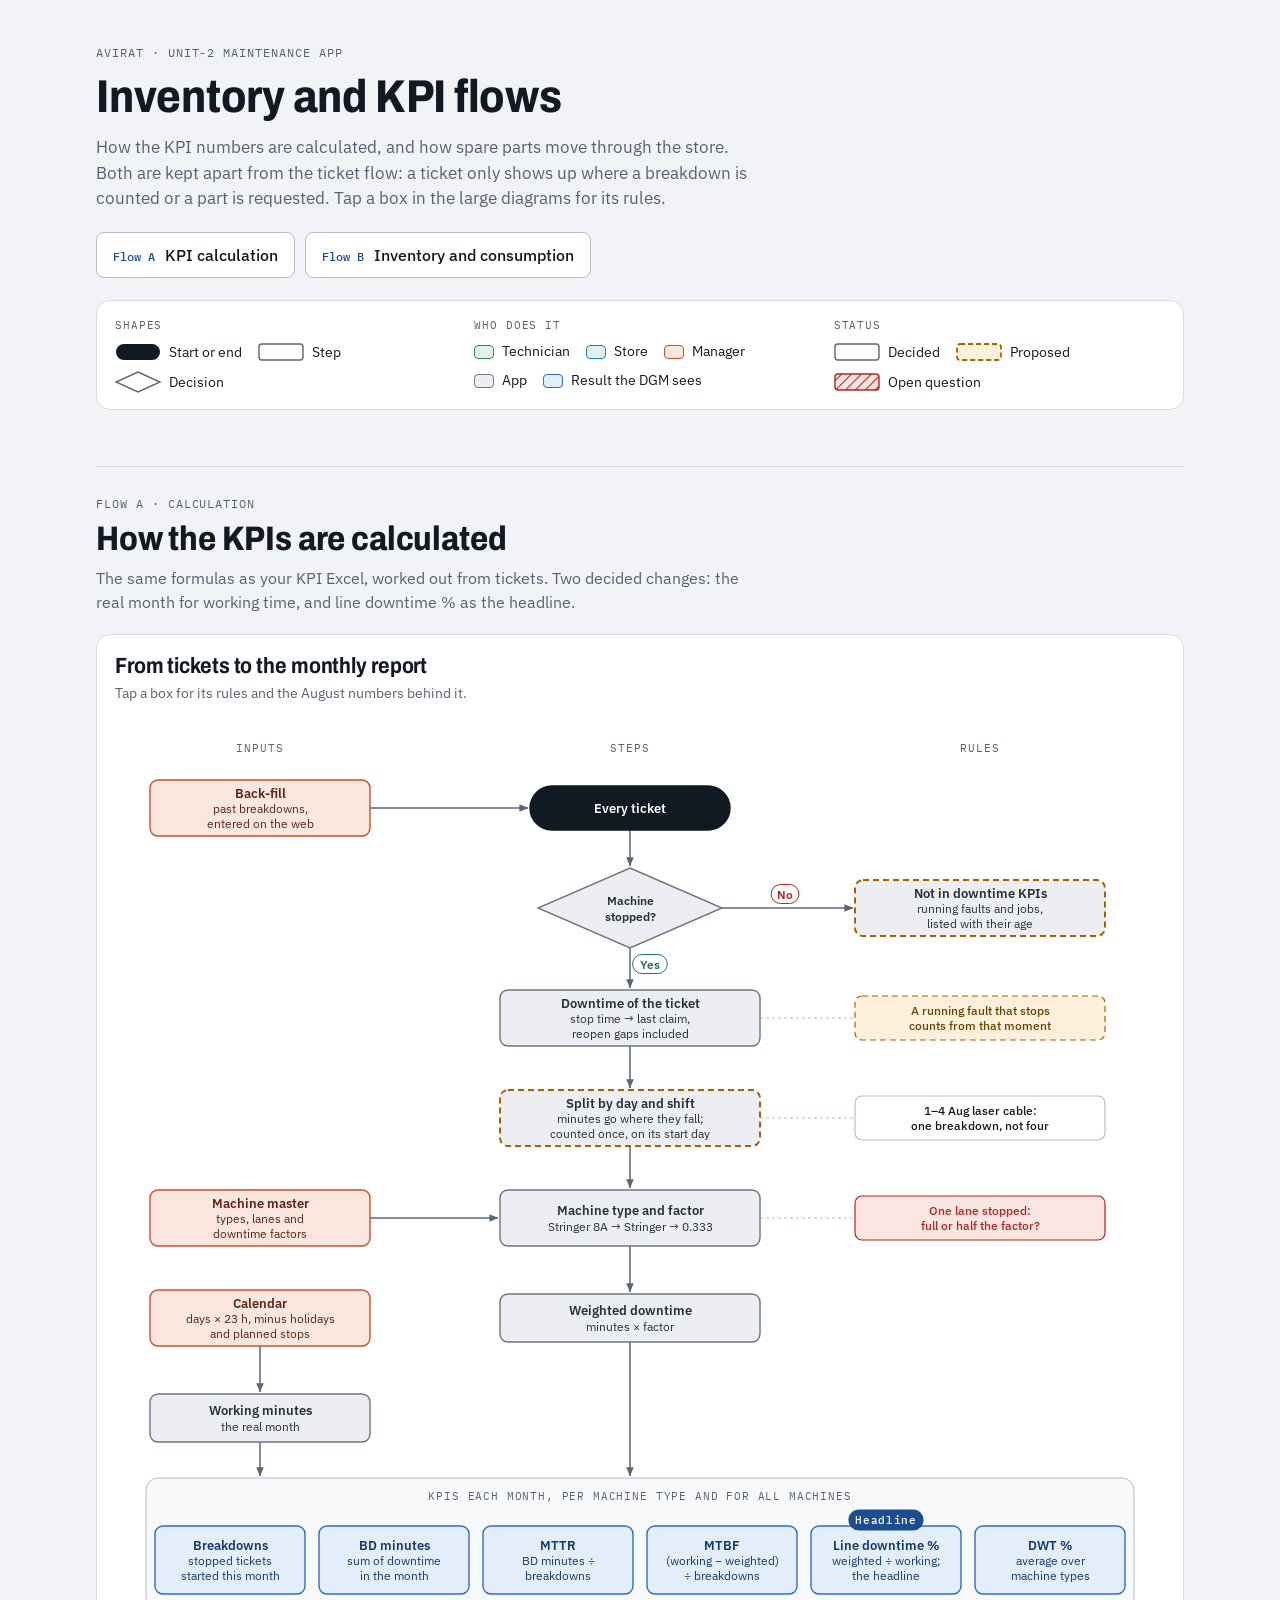
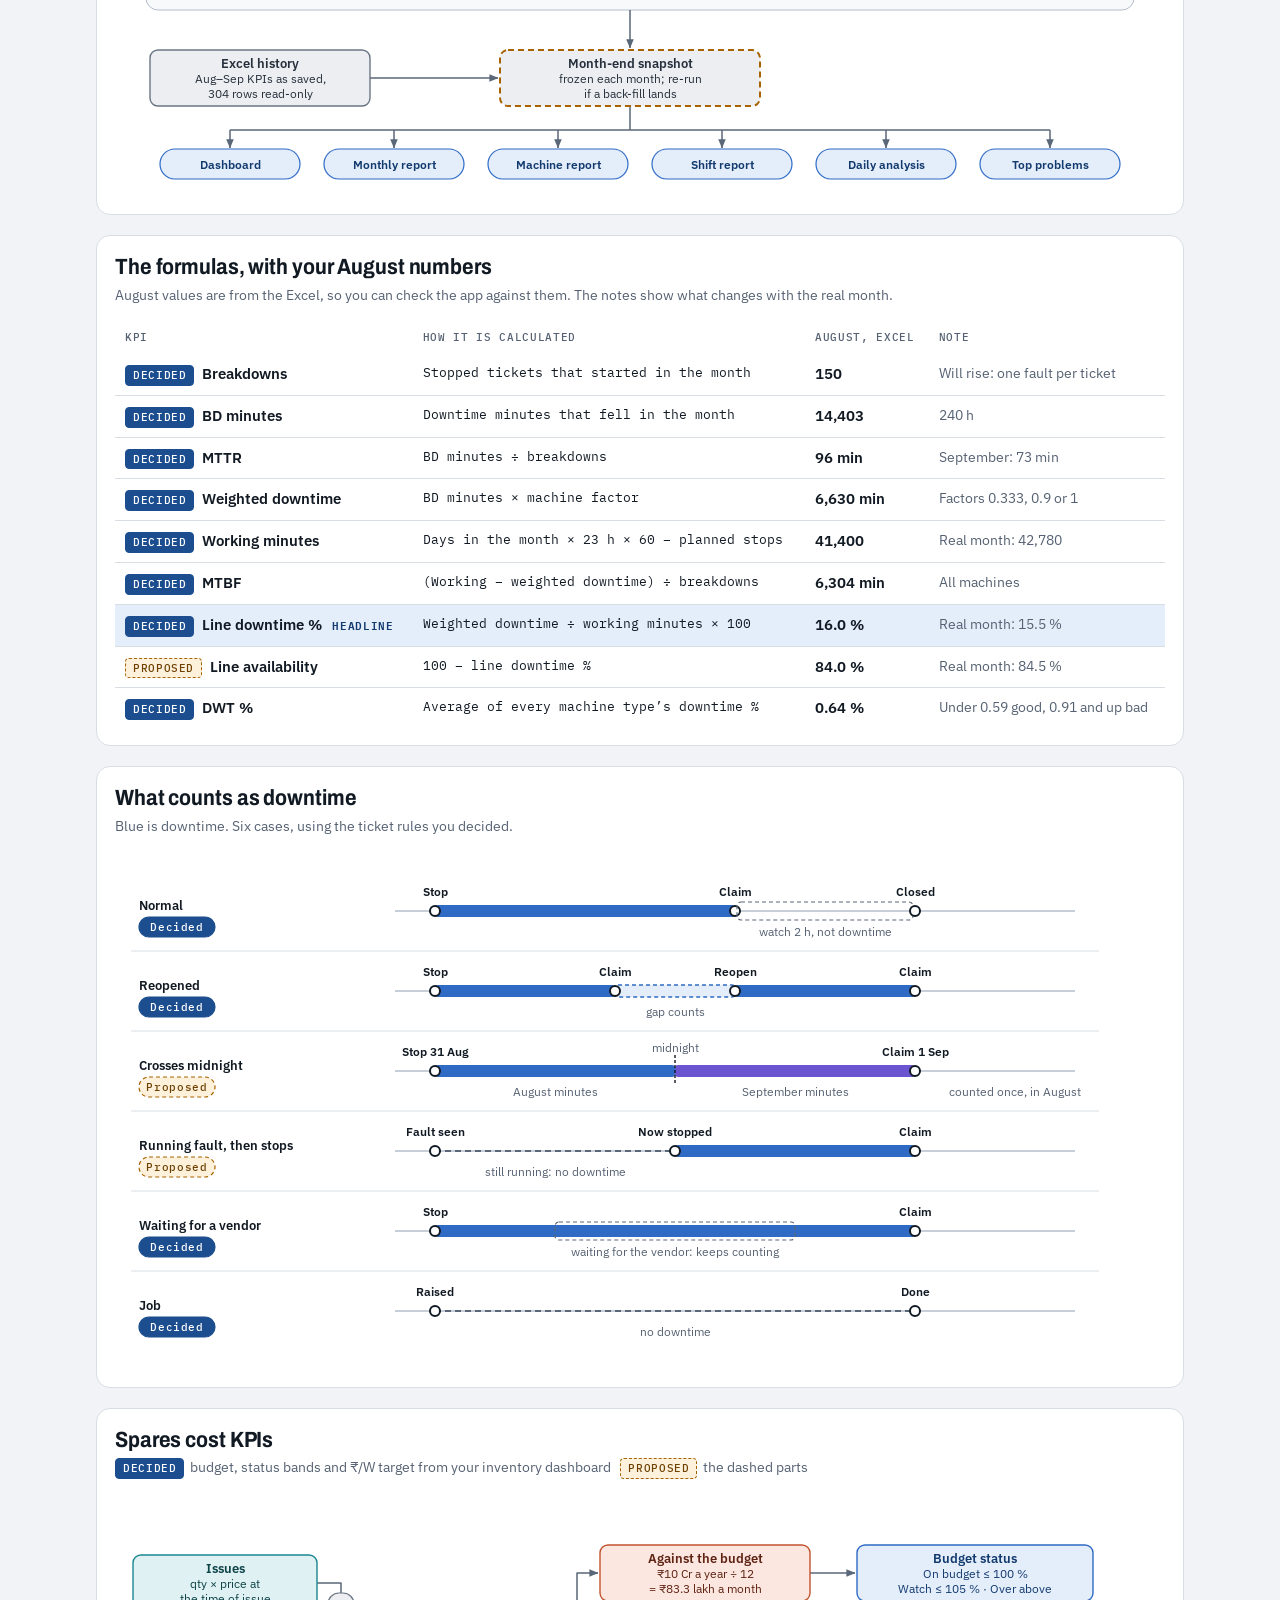
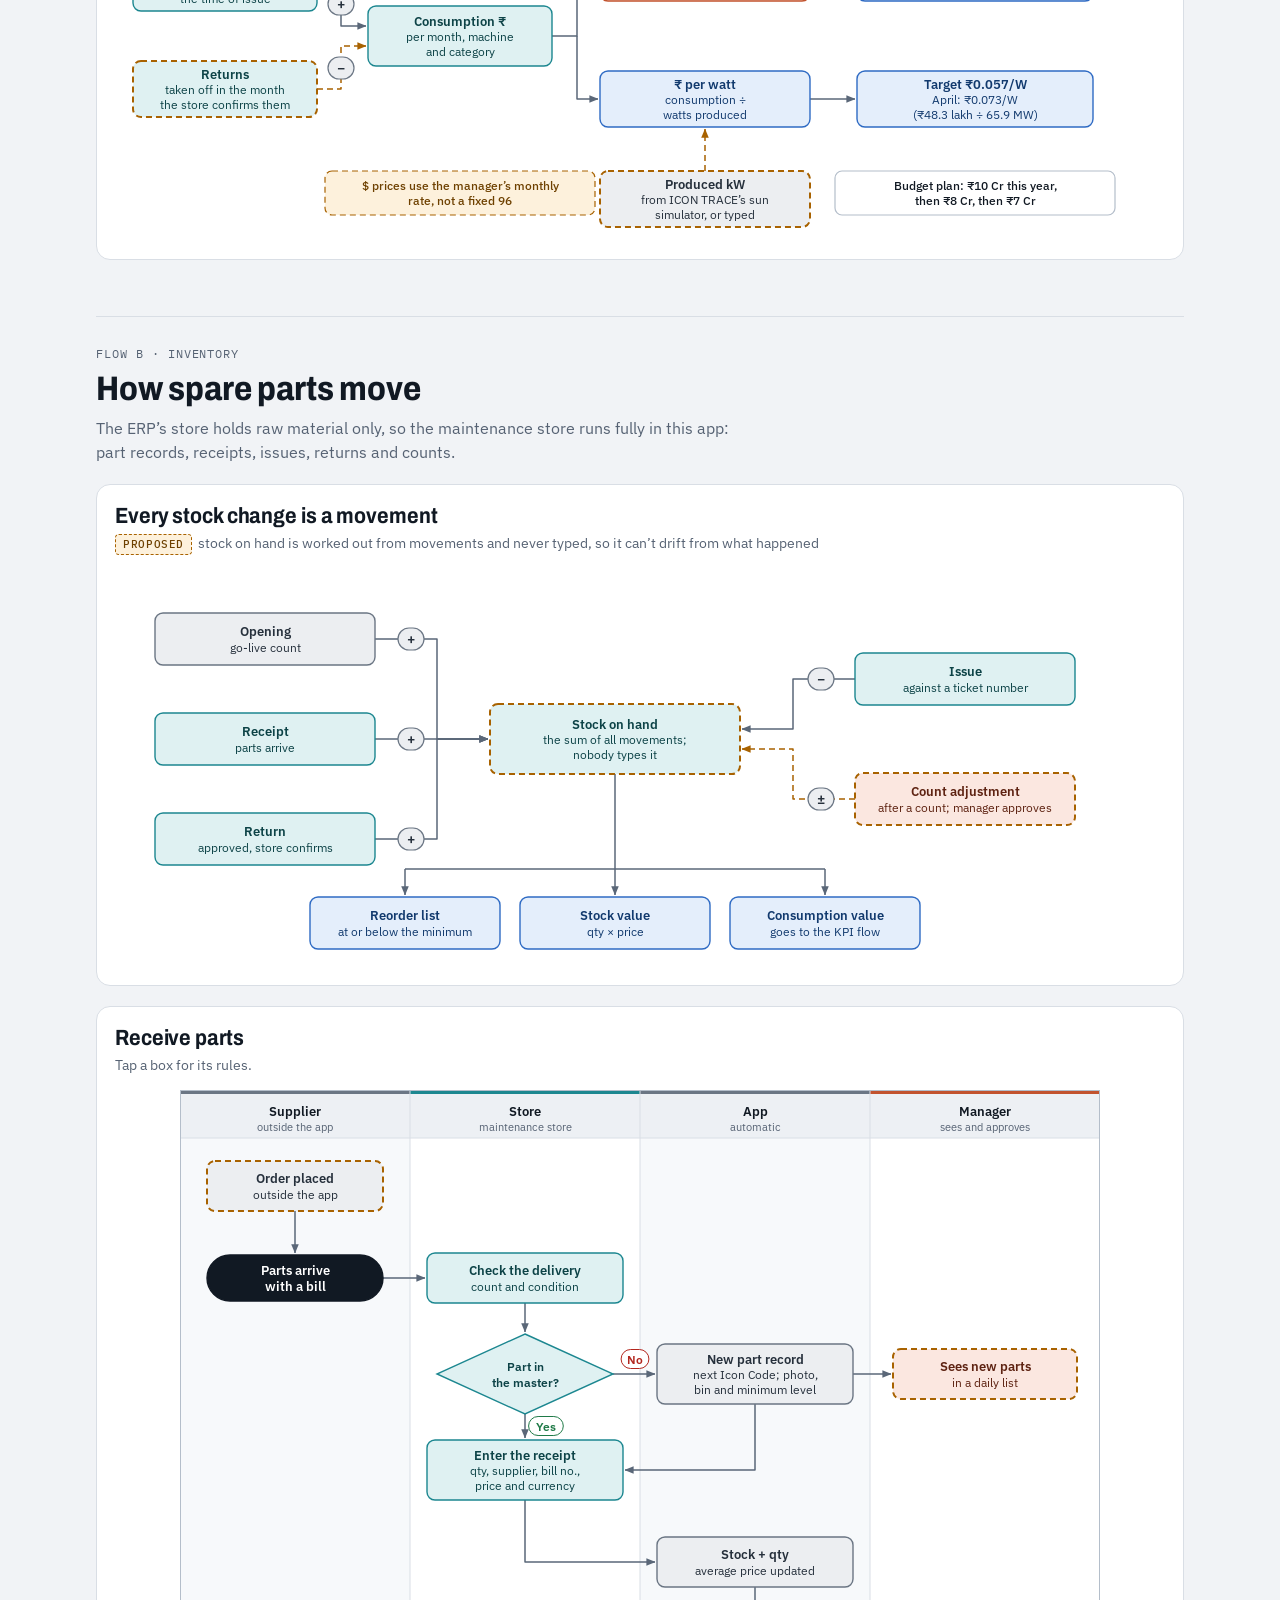
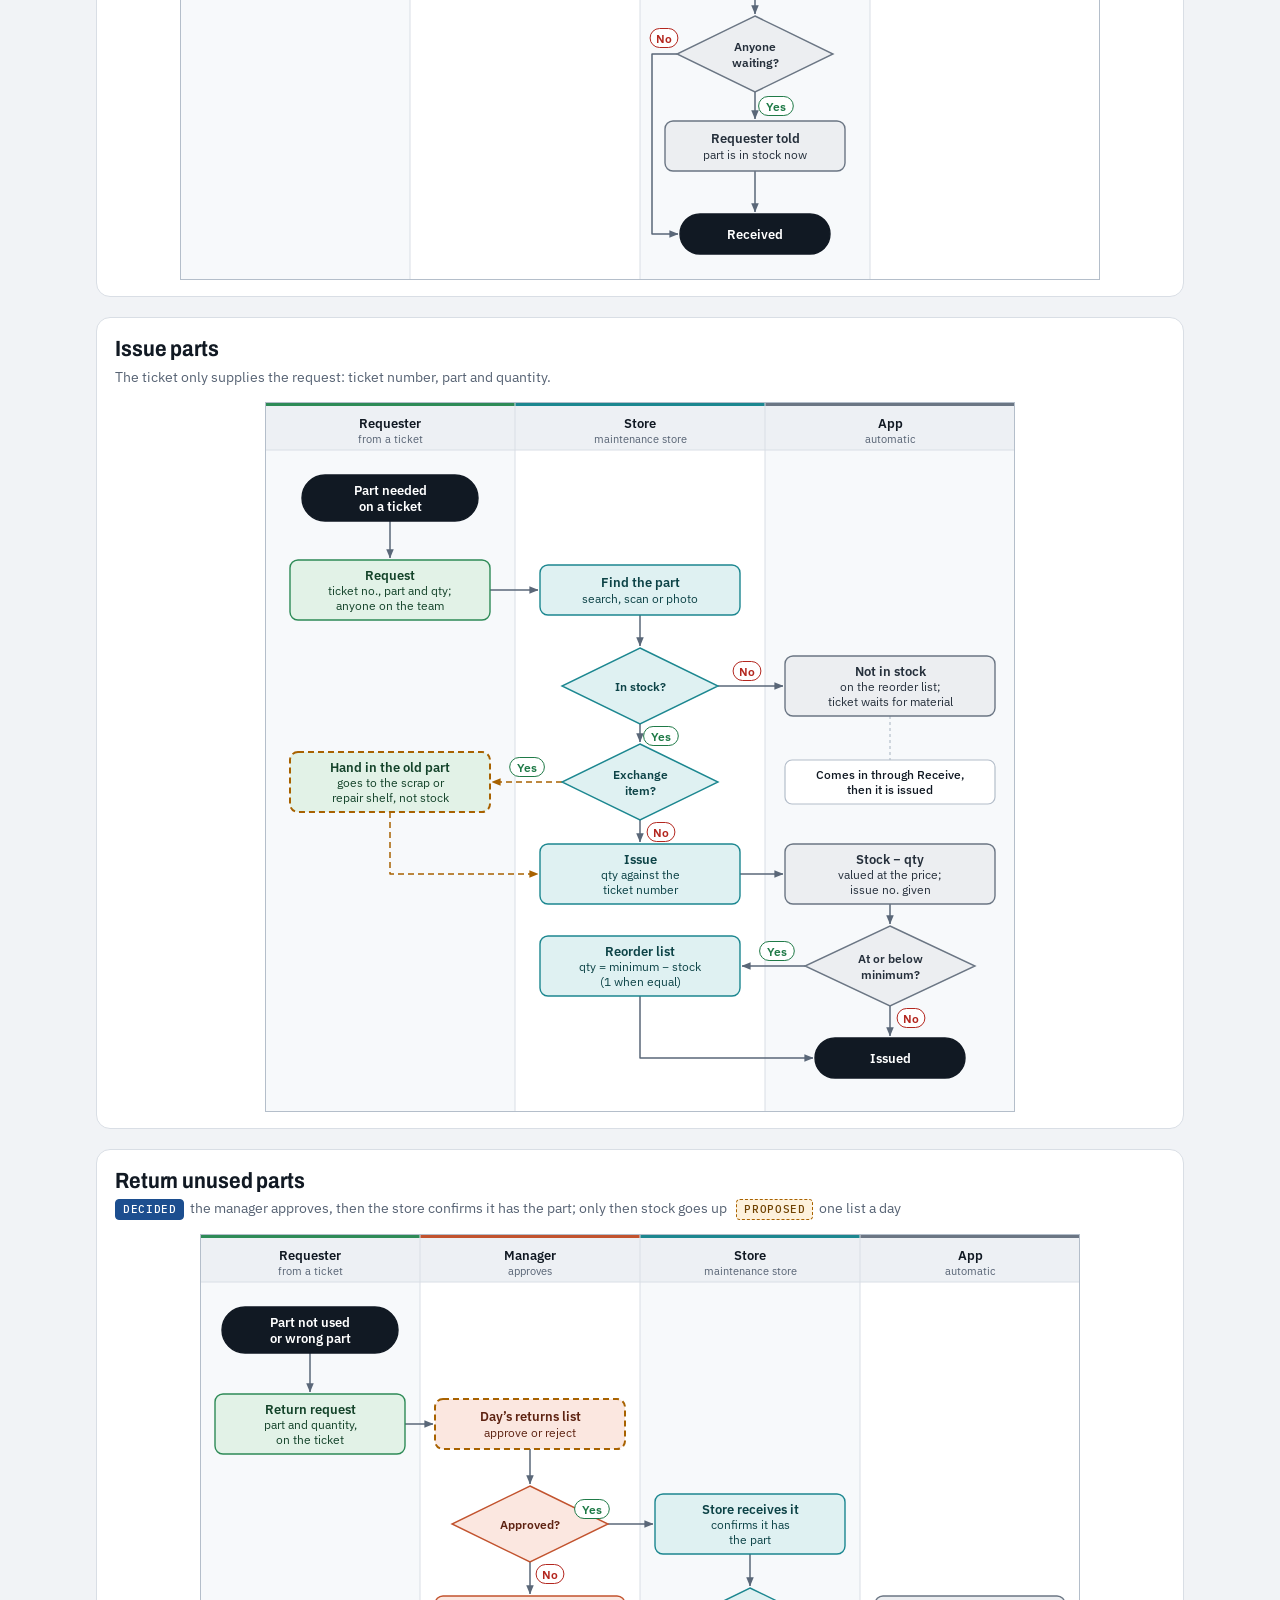
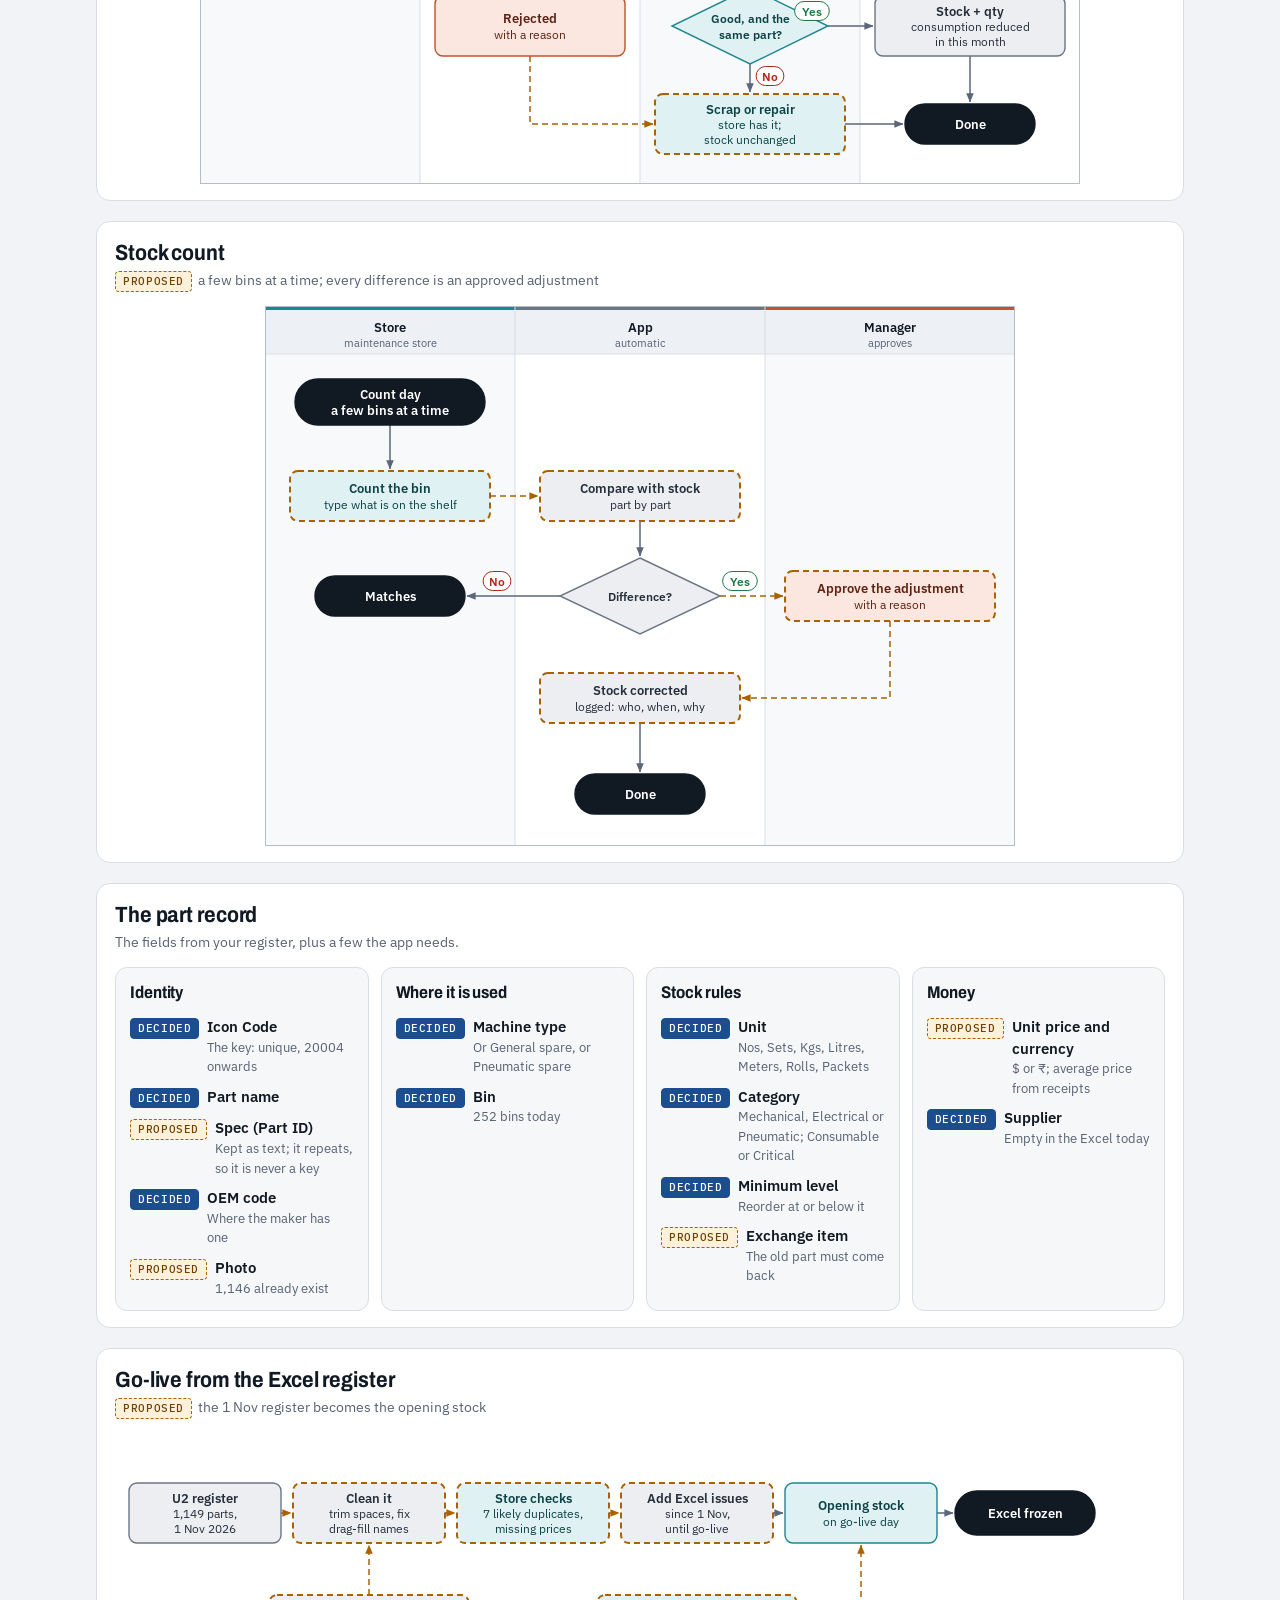
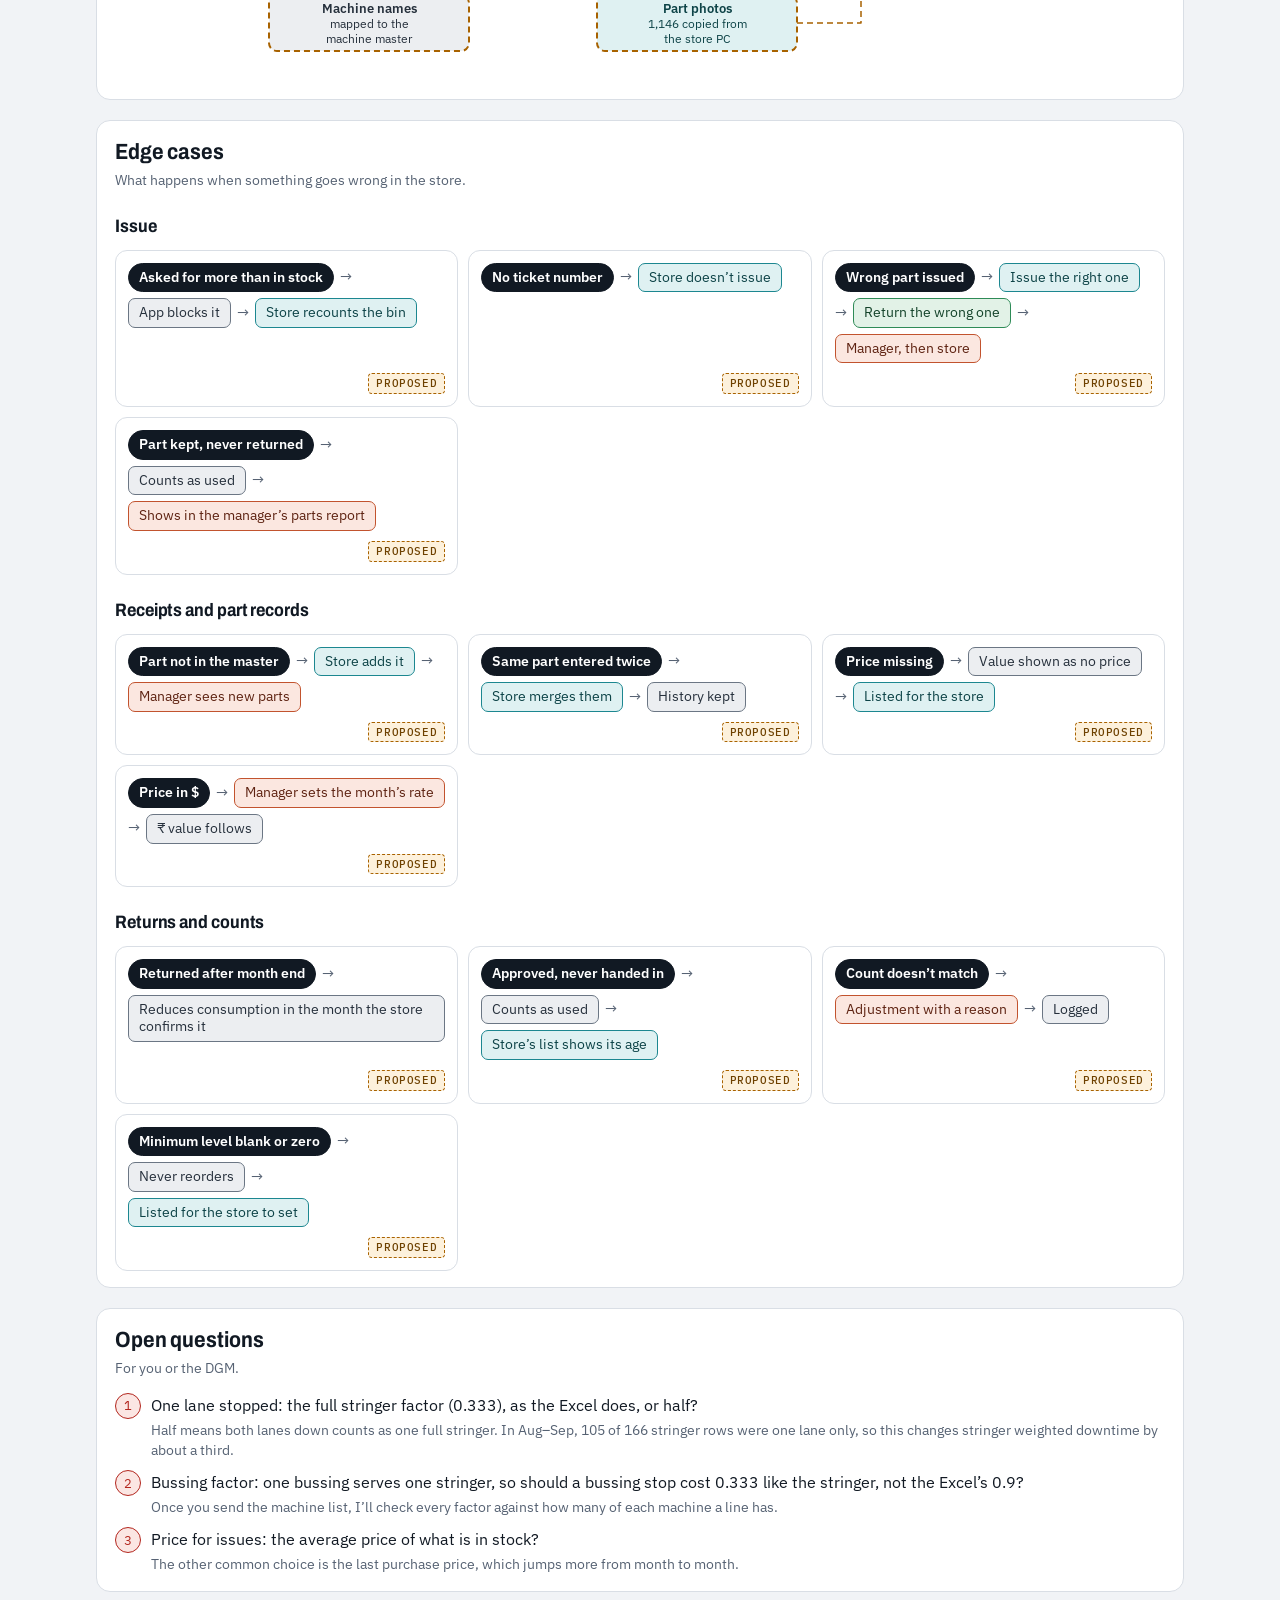
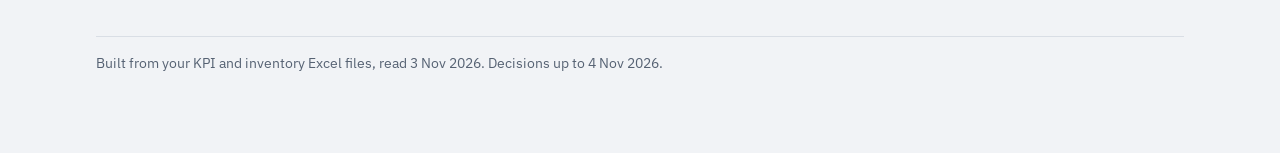
<file: docs/flows/inventory-kpi-flows.html>
<!doctype html>
<html lang="en">
<head>
<meta charset="utf-8">
<meta name="viewport" content="width=device-width, initial-scale=1, viewport-fit=cover">
<title>Inventory and KPI Flows</title>
<meta name="claude:viewport-fit-sides" content="cover">
<link rel="preconnect" href="https://fonts.googleapis.com">
<link rel="preconnect" href="https://fonts.gstatic.com" crossorigin>
<link rel="stylesheet" href="https://fonts.googleapis.com/css2?family=Archivo:wdth,wght@62..125,500..800&family=IBM+Plex+Mono:wght@400;500&family=IBM+Plex+Sans:ital,wght@0,400;0,500;0,600;1,400&display=swap">
<style>
:root{
  /* Layout: diagram-first page; each flow is a stack of diagram cards, details live in tap-to-open popovers */
  --bg:#F1F3F6;--surface:#FFFFFF;--sunk:#F6F7F9;--ink:#111923;--muted:#566273;--line:#D9DEE5;--line-strong:#B4BECA;
  --accent:#1C4E8F;--accent-ink:#FFFFFF;--edge:#5A6778;
  --lane-a:#F7F9FB;--lane-b:#FFFFFF;--lane-h:#EDF0F4;
  --blue-f:#E4EEFB;--blue-s:#2F6BC4;--blue-t:#123A6E;
  --violet-f:#EEEAFB;--violet-s:#6B55D1;--violet-t:#33236E;
  --green-f:#E2F2E7;--green-s:#2E8B57;--green-t:#14432A;
  --teal-f:#DFF1F2;--teal-s:#1C8790;--teal-t:#0D4347;
  --coral-f:#FBE7E0;--coral-s:#C2532E;--coral-t:#5E2312;
  --gray-f:#ECEEF1;--gray-s:#6B7684;--gray-t:#26303C;
  --prop:#A86200;--prop-f:#FDF1DC;--prop-t:#6E4100;
  --open:#B3261E;--open-f:#FBE6E3;--no:#B3261E;--no-f:#FBE9E7;--yes:#1F7A47;
  --font-display:"Archivo","Arial Narrow","Helvetica Neue",Arial,sans-serif;
  --font-body:"IBM Plex Sans","Segoe UI",Roboto,"Helvetica Neue",Arial,sans-serif;
  --font-mono:"IBM Plex Mono",ui-monospace,"SF Mono",Menlo,Consolas,monospace;
}
@media (prefers-color-scheme: dark){:root:not([data-theme="light"]){
  --bg:#0C1218;--surface:#131B24;--sunk:#0F161E;--ink:#E4E9EF;--muted:#9AA6B5;--line:#253140;--line-strong:#3A4757;
  --accent:#8AB4EE;--accent-ink:#0C1218;--edge:#8E9BAC;
  --lane-a:#111921;--lane-b:#141D27;--lane-h:#19232E;
  --blue-f:#172A44;--blue-s:#6FA1E8;--blue-t:#D3E3FA;
  --violet-f:#262042;--violet-s:#A99BF2;--violet-t:#E4DEFD;
  --green-f:#142C1F;--green-s:#6CC892;--green-t:#D3F1DE;
  --teal-f:#112B2D;--teal-s:#5CC4CB;--teal-t:#CDEFF1;
  --coral-f:#36211A;--coral-s:#EE9473;--coral-t:#F8DCD2;
  --gray-f:#1F2630;--gray-s:#95A1B0;--gray-t:#DDE3EA;
  --prop:#F0B25A;--prop-f:#33250F;--prop-t:#F6CD8E;
  --open:#F28B82;--open-f:#3A1C1A;--no:#F28B82;--no-f:#361B19;--yes:#6FCF97;
  color-scheme:dark;}}
:root[data-theme="dark"]{
  --bg:#0C1218;--surface:#131B24;--sunk:#0F161E;--ink:#E4E9EF;--muted:#9AA6B5;--line:#253140;--line-strong:#3A4757;
  --accent:#8AB4EE;--accent-ink:#0C1218;--edge:#8E9BAC;
  --lane-a:#111921;--lane-b:#141D27;--lane-h:#19232E;
  --blue-f:#172A44;--blue-s:#6FA1E8;--blue-t:#D3E3FA;
  --violet-f:#262042;--violet-s:#A99BF2;--violet-t:#E4DEFD;
  --green-f:#142C1F;--green-s:#6CC892;--green-t:#D3F1DE;
  --teal-f:#112B2D;--teal-s:#5CC4CB;--teal-t:#CDEFF1;
  --coral-f:#36211A;--coral-s:#EE9473;--coral-t:#F8DCD2;
  --gray-f:#1F2630;--gray-s:#95A1B0;--gray-t:#DDE3EA;
  --prop:#F0B25A;--prop-f:#33250F;--prop-t:#F6CD8E;
  --open:#F28B82;--open-f:#3A1C1A;--no:#F28B82;--no-f:#361B19;--yes:#6FCF97;
  color-scheme:dark;}
*{box-sizing:border-box}
html{scroll-behavior:smooth}
@media (prefers-reduced-motion: reduce){html{scroll-behavior:auto}}
body{background:var(--bg);color:var(--ink);font-family:var(--font-body);font-size:16px;line-height:1.5}
.page{max-width:1120px;margin:0 auto;padding-block:36px 72px;padding-left:max(16px, env(safe-area-inset-left, 0px));padding-right:max(16px, env(safe-area-inset-right, 0px))}
a{color:var(--accent)}
a:focus-visible,button:focus-visible{outline:2px solid var(--accent);outline-offset:2px;border-radius:3px}
h1,h2,h3,h4{font-family:var(--font-display);font-stretch:87.5%;text-wrap:balance;letter-spacing:-.005em}
.eyebrow{font-family:var(--font-mono);font-size:12px;letter-spacing:.08em;text-transform:uppercase;color:var(--muted);margin:0}
h1{font-size:clamp(32px,5vw,46px);font-weight:750;line-height:1.04;margin:.25em 0 .3em}
.lede{max-width:66ch;font-size:17px;color:var(--muted);margin:0}
.jump{display:flex;flex-wrap:wrap;gap:10px;margin-top:20px}
.jump a{display:inline-flex;align-items:baseline;gap:10px;padding:10px 16px;border:1px solid var(--line-strong);border-radius:8px;background:var(--surface);color:var(--ink);text-decoration:none;font-weight:500}
.jump a:hover{border-color:var(--accent)}
.jump a span{font-family:var(--font-mono);font-size:12px;color:var(--accent)}

.legend{display:grid;grid-template-columns:repeat(auto-fit,minmax(min(100%,300px),1fr));gap:14px 28px;margin-top:22px;padding:16px 18px;background:var(--surface);border:1px solid var(--line);border-radius:14px}
.lg-h{font-family:var(--font-mono);font-size:11px;letter-spacing:.08em;text-transform:uppercase;color:var(--muted);margin:0 0 8px}
.lg ul{list-style:none;margin:0;padding:0;display:flex;flex-wrap:wrap;gap:8px 16px}
.lg li{display:flex;align-items:center;gap:8px;font-size:14px}
.sw{width:46px;height:22px;flex:none;overflow:visible}
.sw-end{fill:var(--ink)}
.sw-box{fill:var(--surface);stroke:var(--edge);stroke-width:1.4}
.sw-prop{fill:var(--prop-f);stroke:var(--prop);stroke-width:1.8;stroke-dasharray:5 3}
.sw-open{stroke:var(--open);stroke-width:1.4}
.sw text{font-family:var(--font-body);font-size:11px;font-weight:600;fill:var(--ink)}
.rc{display:inline-block;width:20px;height:14px;border-radius:4px;border:1.5px solid;flex:none;vertical-align:-2px}
.rc.r-blue{background:var(--blue-f);border-color:var(--blue-s)}
.rc.r-violet{background:var(--violet-f);border-color:var(--violet-s)}
.rc.r-green{background:var(--green-f);border-color:var(--green-s)}
.rc.r-teal{background:var(--teal-f);border-color:var(--teal-s)}
.rc.r-coral{background:var(--coral-f);border-color:var(--coral-s)}
.rc.r-gray{background:var(--gray-f);border-color:var(--gray-s)}

.tag{display:inline-block;font-family:var(--font-mono);font-size:10.5px;font-weight:500;letter-spacing:.06em;text-transform:uppercase;padding:1px 7px;border-radius:4px;line-height:1.6;white-space:nowrap;border:1px solid transparent}
.tag-d{background:var(--accent);border-color:var(--accent);color:var(--accent-ink)}
.tag-p{background:var(--prop-f);border:1px dashed var(--prop);color:var(--prop-t)}
.tag-q{background:var(--open-f);border-color:var(--open);color:var(--open)}

section.flow{margin-top:56px;padding-top:28px;border-top:1px solid var(--line)}
section.flow > header h2{font-size:clamp(26px,3.6vw,34px);font-weight:750;line-height:1.1;margin:.2em 0 .25em}
section.flow > header p.sub{color:var(--muted);margin:0;max-width:66ch}
.dcard{background:var(--surface);border:1px solid var(--line);border-radius:14px;padding:18px 18px 16px;margin-top:20px;min-width:0}
.dcard > h3{font-size:22px;font-weight:700;margin:0;line-height:1.2}
.dcard > .cap{color:var(--muted);font-size:14px;margin:4px 0 14px}
.cap .tag{margin-right:6px}
.hscroll{overflow-x:auto;-webkit-overflow-scrolling:touch}
.dg-wrap{position:relative;margin:0 auto}
.swipe{display:none;font-size:13px;color:var(--muted);margin:8px 0 0}
@media (max-width:1100px){.swipe.w1020{display:block}}
@media (max-width:900px){.swipe.w820{display:block}}
@media (max-width:820px){.swipe.sm{display:block}}
@media (max-width:540px){.dcard{padding:14px 12px 12px}.mini{padding:10px 0 6px;border:0;background:transparent}.minis{gap:8px}.swipe.xs{display:block}}
.minis{display:grid;grid-template-columns:repeat(auto-fit,minmax(min(100%,430px),1fr));gap:16px}
.mini{border:1px solid var(--line);border-radius:12px;padding:12px 12px 10px;background:var(--sunk);min-width:0}
.mini h4{margin:0 0 8px;font-size:17px;font-weight:700}
.mini .src{font-size:12.5px;color:var(--muted);margin:6px 2px 0}
.sref{font-family:var(--font-mono);font-size:11.5px;text-decoration:none}
.minis.two .mini svg{margin:0 auto}

/* ---------- SVG diagram styles ---------- */
.dg{display:block;height:auto;overflow:visible}
.dg text{font-family:var(--font-body)}
.dg .t{font-size:13px;font-weight:600}
.dg .td{font-size:12px;font-weight:600}
.dg .s{font-size:11.5px}
.dg .n .shape{stroke-width:1.4}
.dg .n.r-blue .shape{fill:var(--blue-f);stroke:var(--blue-s)} .dg .n.r-blue text{fill:var(--blue-t)}
.dg .n.r-violet .shape{fill:var(--violet-f);stroke:var(--violet-s)} .dg .n.r-violet text{fill:var(--violet-t)}
.dg .n.r-green .shape{fill:var(--green-f);stroke:var(--green-s)} .dg .n.r-green text{fill:var(--green-t)}
.dg .n.r-teal .shape{fill:var(--teal-f);stroke:var(--teal-s)} .dg .n.r-teal text{fill:var(--teal-t)}
.dg .n.r-coral .shape{fill:var(--coral-f);stroke:var(--coral-s)} .dg .n.r-coral text{fill:var(--coral-t)}
.dg .n.r-gray .shape{fill:var(--gray-f);stroke:var(--gray-s)} .dg .n.r-gray text{fill:var(--gray-t)}
.dg .n.end .shape{fill:var(--ink);stroke:var(--ink)} .dg .n.end text{fill:var(--surface)}
.dg .n.k-conn .shape{fill:var(--surface);stroke:var(--edge);stroke-width:1.6} .dg .n.k-conn text{fill:var(--ink)}
.dg .n.prop .shape{stroke:var(--prop);stroke-dasharray:6 4;stroke-width:2}
.dg .n[data-k]{cursor:pointer}
.dg .n[data-k]:hover .shape{stroke-width:2.6}
.dg .n[data-k]:focus{outline:none}
.dg .n[data-k]:focus-visible .shape,.dg .n.sel .shape{stroke-width:3}
.dg .e{fill:none;stroke:var(--edge);stroke-width:1.5;stroke-linejoin:round}
.dg .e.prop{stroke:var(--prop);stroke-dasharray:6 4}
.dg .e.lead{stroke:var(--line-strong);stroke-dasharray:3 3;stroke-width:1.2}
.dg .ah{fill:var(--edge)} .dg .ah-p{fill:var(--prop)}
.dg .el rect{fill:var(--surface);stroke:var(--line-strong);stroke-width:1}
.dg .el text{font-size:11.5px;font-weight:600;fill:var(--muted)}
.dg .el.yes rect{stroke:var(--yes)} .dg .el.yes text{fill:var(--yes)}
.dg .el.no rect{stroke:var(--no)} .dg .el.no text{fill:var(--no)}
.dg .note rect{stroke-width:1.2} .dg .note .nt{font-size:11.5px;font-weight:500}
.dg .note.plain rect{fill:var(--surface);stroke:var(--line-strong)} .dg .note.plain .nt{fill:var(--ink)}
.dg .note.no rect{fill:var(--no-f);stroke:var(--no)} .dg .note.no .nt{fill:var(--no)}
.dg .note.prop rect{fill:var(--prop-f);stroke:var(--prop);stroke-dasharray:6 4} .dg .note.prop .nt{fill:var(--prop-t)}
.dg .note.open rect{fill:var(--open-f);stroke:var(--open)} .dg .note.open .nt{fill:var(--open)}
.dg .chip rect{stroke-width:1.2} .dg .chip text{font-size:11.5px;font-weight:600}
.dg .chip.r-blue rect{fill:var(--blue-f);stroke:var(--blue-s)} .dg .chip.r-blue text{fill:var(--blue-t)}
.dg .chip.r-violet rect{fill:var(--violet-f);stroke:var(--violet-s)} .dg .chip.r-violet text{fill:var(--violet-t)}
.dg .chip.r-green rect{fill:var(--green-f);stroke:var(--green-s)} .dg .chip.r-green text{fill:var(--green-t)}
.dg .chip.r-gray rect{fill:var(--gray-f);stroke:var(--gray-s)} .dg .chip.r-gray text{fill:var(--gray-t)}
.dg .chip.dashed rect{stroke-dasharray:4 3}
.dg .chip.muted rect{fill:transparent;stroke:var(--line-strong)} .dg .chip.muted text{fill:var(--muted);font-weight:500}
.dg .chip.r-dec rect{fill:var(--accent);stroke:var(--accent)} .dg .chip.r-dec text{fill:var(--accent-ink);font-family:var(--font-mono);font-size:10.5px;font-weight:500;letter-spacing:.06em}
.dg .chip.r-prop rect{fill:var(--prop-f);stroke:var(--prop);stroke-dasharray:4 3} .dg .chip.r-prop text{fill:var(--prop-t);font-family:var(--font-mono);font-size:10.5px;font-weight:500;letter-spacing:.06em}
.dg .lane.la{fill:var(--lane-a)} .dg .lane.lb{fill:var(--lane-b)} .dg .lane-h{fill:var(--lane-h)}
.dg .lane-k.r-blue{fill:var(--blue-s)} .dg .lane-k.r-violet{fill:var(--violet-s)} .dg .lane-k.r-green{fill:var(--green-s)}
.dg .lane-k.r-teal{fill:var(--teal-s)} .dg .lane-k.r-coral{fill:var(--coral-s)} .dg .lane-k.r-gray{fill:var(--gray-s)}
.dg .lh{font-size:13px;font-weight:600;fill:var(--ink)} .dg .lhs{font-size:11px;fill:var(--muted)}
.dg .lane-sep{stroke:var(--line);stroke-width:1} .dg .lane-frame{fill:none;stroke:var(--line-strong);stroke-width:1}
.dg .strip{fill:var(--lane-a);stroke:var(--line)}
.dg .cap{font-family:var(--font-mono);font-size:10.5px;letter-spacing:.08em;fill:var(--muted)}
.dg .axis{stroke:var(--line-strong);stroke-width:2} .dg .guide{stroke:var(--line-strong);stroke-dasharray:2 4;stroke-width:1}
.dg .evt{fill:var(--surface);stroke:var(--ink);stroke-width:2}
.dg .evl{font-size:12px;font-weight:600;fill:var(--ink)}
.dg .barl{font-size:12px;font-weight:600}
.dg .barl.r-blue{fill:var(--blue-s)} .dg .barl.r-violet{fill:var(--violet-s)} .dg .barl.r-green{fill:var(--green-s)} .dg .barl.r-gray{fill:var(--gray-t)}
.dg .bar.r-blue{fill:var(--blue-s)} .dg .bar.r-violet{fill:var(--violet-s)} .dg .bar.r-green{fill:var(--green-s)} .dg .bar.r-gray{fill:var(--gray-s)}
.dg .bar.gap{stroke:var(--open);stroke-width:1.2}
.dg .bar.pbar{fill:var(--prop-f);stroke:var(--prop);stroke-dasharray:5 3;stroke-width:1.4}
.dg .barin{font-size:11.5px;font-weight:600;fill:var(--prop-t)}
.dg .propl{font-size:11px;font-weight:600;fill:var(--prop)}
.dg .hb,#lg-h .hb{fill:var(--open-f)} .dg .hl,#lg-h .hl{stroke:var(--open);stroke-width:2.2}
.dg .sep{stroke:var(--line);stroke-width:1}
.dg .group{fill:var(--lane-a);stroke:var(--line-strong);stroke-width:1}
.dg .group.prop{fill:var(--prop-f);stroke:var(--prop);stroke-dasharray:6 4;fill-opacity:.45}
.dg .el.prop rect{stroke:var(--prop);stroke-dasharray:4 3;fill:var(--prop-f)} .dg .el.prop text{fill:var(--prop-t)}

/* ---------- edge cases ---------- */
.ec-h{font-size:18px;font-weight:700;margin:22px 0 10px}
.ec-grid{display:grid;grid-template-columns:repeat(auto-fit,minmax(min(100%,330px),1fr));gap:10px}
.ec{border:1px solid var(--line);border-radius:12px;padding:12px;background:var(--surface);display:flex;flex-direction:column;justify-content:space-between;gap:10px;min-width:0}
.ec-flow{display:flex;flex-wrap:wrap;align-items:center;gap:6px}
.fc{display:inline-block;padding:5px 10px;border-radius:7px;border:1.5px solid;font-size:13.5px;line-height:1.3}
.fc.trig{background:var(--ink);border-color:var(--ink);color:var(--surface);border-radius:999px;font-weight:600}
.fc.r-blue{background:var(--blue-f);border-color:var(--blue-s);color:var(--blue-t)}
.fc.r-violet{background:var(--violet-f);border-color:var(--violet-s);color:var(--violet-t)}
.fc.r-green{background:var(--green-f);border-color:var(--green-s);color:var(--green-t)}
.fc.r-teal{background:var(--teal-f);border-color:var(--teal-s);color:var(--teal-t)}
.fc.r-coral{background:var(--coral-f);border-color:var(--coral-s);color:var(--coral-t)}
.fc.r-gray{background:var(--gray-f);border-color:var(--gray-s);color:var(--gray-t)}
.ec .ar{color:var(--muted);font-size:15px}
.ec-tag{display:flex;justify-content:flex-end}
.feat{margin-top:6px}
.feat h4{font-size:18px;font-weight:700;margin:4px 0 8px}

/* ---------- kinds and taps ---------- */
.kinds{display:grid;grid-template-columns:repeat(auto-fit,minmax(min(100%,260px),1fr));gap:12px}
.kind{border:1px solid var(--line);border-radius:12px;padding:14px 16px;background:var(--sunk)}
.kind-h{display:flex;align-items:center;gap:10px;font-family:var(--font-display);font-stretch:87.5%;font-size:20px;font-weight:700}
.kind p{margin:6px 0 8px;color:var(--muted);font-size:14.5px}
.kind ul{margin:0;padding-left:18px;font-size:14.5px}
.ki{width:22px;height:22px;flex:none;overflow:visible}
.ki-stop{fill:var(--no)} .ki-fault{fill:none;stroke:var(--ink);stroke-width:2;stroke-linejoin:round}
.ki-job{fill:var(--accent)} .ki-plus{stroke:var(--accent-ink);stroke-width:2.2;stroke-linecap:round}
.groups{display:flex;flex-wrap:wrap;align-items:center;gap:8px;margin:14px 0 0;font-size:14.5px;font-weight:500}
.groups .muted{color:var(--muted);font-weight:400}
.taps{display:grid;gap:8px}
.tp-row{display:grid;grid-template-columns:150px minmax(0,1fr) 78px;gap:10px;align-items:center;padding:10px 12px;border:1px solid var(--line);border-radius:12px;background:var(--surface)}
.tp-row.auto{background:var(--sunk)}
.tp-who{display:flex;align-items:center;gap:8px;font-weight:600;font-size:14.5px}
.tp-steps{display:flex;flex-wrap:wrap;align-items:center;gap:6px}
.tp{display:inline-flex;align-items:center;padding:5px 11px;border-radius:999px;border:1.5px solid var(--edge);background:var(--surface);font-size:13.5px;font-weight:600}
.tp.a{border-color:var(--gray-s);background:var(--gray-f);color:var(--gray-t);font-weight:500}
.tp.opt{border-style:dashed;border-color:var(--prop);background:var(--prop-f);color:var(--prop-t);font-weight:500}
.tp-ar{color:var(--muted)}
.tp-gap{font-size:13px;color:var(--muted);font-style:italic}
.tp-none{color:var(--muted);font-size:14px}
.tp-n{text-align:right;font-size:13px;color:var(--muted);white-space:nowrap}
.tp-n b{font-family:var(--font-display);font-stretch:87.5%;font-size:24px;color:var(--ink);margin-right:4px}
.tp-only{display:flex;flex-wrap:wrap;align-items:center;gap:6px;margin:12px 0 0}
.tp-only .k{font-family:var(--font-mono);font-size:11px;letter-spacing:.06em;text-transform:uppercase;color:var(--muted);margin-right:6px}
@media (max-width:640px){.tp-row{grid-template-columns:minmax(0,1fr) auto}.tp-steps{grid-column:1/-1;grid-row:2}}

/* ---------- popover ---------- */
.pop{position:absolute;z-index:5;width:310px;background:var(--surface);border:1px solid var(--line-strong);border-radius:12px;box-shadow:0 10px 30px rgba(10,20,35,.18);padding:12px 14px 14px;font-size:14px;line-height:1.45}
.pop h4{margin:0 30px 2px 0;font-size:18px;font-weight:700}
.pop .pw{margin:0 0 8px;font-size:13px;color:var(--muted)}
.pop ul{list-style:none;margin:0;padding:0;display:grid;gap:7px}
.pop li{display:grid;grid-template-columns:auto minmax(0,1fr);gap:8px;align-items:start}
.pop li .tag{margin-top:1px}
.pop li.r{grid-template-columns:10px minmax(0,1fr)}
.pop li.r::before{content:"";width:6px;height:6px;border-radius:50%;background:var(--muted);margin-top:7px}
.pop .x{position:absolute;top:6px;right:6px;width:30px;height:30px;border:0;border-radius:8px;background:transparent;color:var(--muted);font-size:20px;line-height:1;cursor:pointer}
.pop .x:hover{background:var(--sunk);color:var(--ink)}
@media (max-width:700px){
  .pop{position:fixed;left:0 !important;right:0;bottom:0;top:auto !important;width:auto;max-height:62vh;overflow:auto;border-radius:16px 16px 0 0;
    padding-bottom:calc(16px + env(safe-area-inset-bottom, 0px));padding-left:max(18px, env(safe-area-inset-left, 0px));padding-right:max(18px, env(safe-area-inset-right, 0px))}
}

/* ---------- ladder ---------- */
.ladder{display:grid;grid-template-columns:110px repeat(7,minmax(104px,1fr));min-width:850px;gap:6px 4px;align-items:center}
.lr{display:contents}
.lc{font-size:13px;display:flex;flex-wrap:wrap;gap:4px;align-items:center;justify-content:center;min-height:30px}
.lc.corner{justify-content:flex-start;font-family:var(--font-mono);font-size:11px;letter-spacing:.06em;text-transform:uppercase;color:var(--muted)}
.lc.prod{justify-content:flex-start;font-weight:600}
.lc.stg span{display:block;width:100%;text-align:center;padding:7px 14px;background:var(--blue-f);color:var(--blue-t);font-weight:600;font-size:13px;
  clip-path:polygon(0 0,calc(100% - 10px) 0,100% 50%,calc(100% - 10px) 100%,0 100%,10px 50%)}
.lc .code{font-family:var(--font-mono);font-weight:500;font-size:12px;padding:3px 7px;border-radius:5px;background:var(--gray-f);color:var(--gray-t);border:1px solid var(--line)}
.lc .none{color:var(--line-strong)}
.lr:nth-child(odd) .lc.prod, .lr:nth-child(odd) .lc{}

/* ---------- timers ---------- */
.timers{display:grid;grid-template-columns:repeat(auto-fit,minmax(min(100%,250px),1fr));gap:14px}
.timer{border:1.5px solid var(--line-strong);border-radius:12px;padding:14px 16px;background:var(--surface)}
.timer.is-prop{border:1.5px dashed var(--prop);background:var(--prop-f)}
.tm-top{display:flex;align-items:center;gap:10px;margin-bottom:10px}
.clk{width:30px;height:30px;flex:none}
.clk circle{fill:none;stroke:var(--ink);stroke-width:2.4}
.clk path{fill:none;stroke:var(--ink);stroke-width:2.4;stroke-linecap:round;stroke-linejoin:round}
.tm-n{font-family:var(--font-display);font-stretch:87.5%;font-size:28px;font-weight:750;line-height:1;margin-right:auto}
.tm-if,.tm-then{margin:0;display:flex;align-items:center;gap:8px;font-size:15px}
.tm-then{margin-top:6px;font-weight:600}
.tm-if .k,.tm-then .k{font-family:var(--font-mono);font-size:11px;letter-spacing:.06em;text-transform:uppercase;color:var(--muted);width:34px;flex:none}
.tm-extra{margin:10px 0 0;font-size:13px;color:var(--muted);display:flex;gap:8px;align-items:center}

/* ---------- alert matrix ---------- */
.mx{border-collapse:collapse;width:100%;min-width:560px;font-size:14px}
.mx th,.mx td{padding:8px 10px;border-bottom:1px solid var(--line);text-align:center;white-space:nowrap}
.mx thead th{font-weight:600;font-size:13px;border-bottom:1.5px solid var(--line-strong)}
.mx thead th .rc{margin-right:6px}
.mx tbody th{text-align:left;font-weight:500}
.mx thead th:first-child{text-align:left;font-family:var(--font-mono);font-size:11px;letter-spacing:.06em;text-transform:uppercase;color:var(--muted);font-weight:500}
.mx tr:last-child th,.mx tr:last-child td{border-bottom:0}
.dot{display:inline-block;width:14px;height:14px;border-radius:50%;vertical-align:middle}
.dot.r-blue{background:var(--blue-s)} .dot.r-violet{background:var(--violet-s)} .dot.r-green{background:var(--green-s)}
.dot.r-teal{background:var(--teal-s)} .dot.r-coral{background:var(--coral-s)}
.dot.hollow{background:transparent;border:2.5px solid}
.dot.hollow.r-blue{border-color:var(--blue-s)} .dot.hollow.r-violet{border-color:var(--violet-s)}
.dot.hollow.r-green{border-color:var(--green-s)} .dot.hollow.r-teal{border-color:var(--teal-s)} .dot.hollow.r-coral{border-color:var(--coral-s)}
.mx-key{display:flex;gap:18px;flex-wrap:wrap;font-size:13px;color:var(--muted);margin:10px 0 0}
.mx-key span{display:flex;align-items:center;gap:6px}

/* ---------- platform, questions, sources ---------- */
.platform{display:flex;flex-wrap:wrap;gap:8px;align-items:center;margin-top:18px}
.pc{font-size:14px;padding:5px 11px;border:1px solid var(--line-strong);border-radius:999px;background:var(--surface)}
ol.qs{list-style:none;margin:0;padding:0;counter-reset:q;display:grid;gap:10px}
ol.qs li{counter-increment:q;display:grid;grid-template-columns:28px minmax(0,1fr);gap:8px;align-items:start}
ol.qs li small{display:block;color:var(--muted);font-size:13.5px;line-height:1.5;margin-top:3px}
ol.qs li::before{content:counter(q);font-family:var(--font-mono);font-size:12.5px;color:var(--open);border:1.5px solid var(--open);background:var(--open-f);border-radius:50%;width:24px;height:24px;display:grid;place-items:center}
details.sources{margin-top:20px;background:var(--surface);border:1px solid var(--line);border-radius:14px;padding:12px 18px}
details.sources summary{cursor:pointer;font-weight:600}
details.sources ol{margin:12px 0 4px;padding-left:26px;font-size:14px;color:var(--muted);columns:2 360px;column-gap:32px}
details.sources li{margin:0 0 6px;break-inside:avoid}
details.sources a{color:var(--ink)}
footer{margin-top:44px;padding-top:16px;border-top:1px solid var(--line);font-size:13.5px;color:var(--muted)}

.dg .tl{stroke:var(--line-strong);stroke-width:1.5}
.dg .win{fill:none;stroke:var(--edge);stroke-width:1.2;stroke-dasharray:4 3}
.dg .small{font-size:11.5px;fill:var(--muted)}
.dg .mid{stroke:var(--ink);stroke-width:1.4;stroke-dasharray:3 2}
.dg .runl{stroke:var(--edge);stroke-width:2;stroke-dasharray:6 4}
.dg .bar.gapc{fill:var(--blue-f);stroke:var(--blue-s);stroke-width:1.4;stroke-dasharray:4 3}
.dg .chip.r-gray text{font-size:14px}
.ft{width:100%;border-collapse:collapse;min-width:680px;font-size:14.5px}
.ft th,.ft td{padding:9px 10px;border-bottom:1px solid var(--line);text-align:left;vertical-align:top}
.ft thead th{font-family:var(--font-mono);font-size:11px;letter-spacing:.06em;text-transform:uppercase;color:var(--muted);font-weight:500;border-bottom:1.5px solid var(--line-strong)}
.ft tbody th{font-weight:600;white-space:nowrap}
.ft tbody th .tag{margin-right:8px}
.ft td.f{font-family:var(--font-mono);font-size:13px}
.ft td.v{font-variant-numeric:tabular-nums;white-space:nowrap;font-weight:600}
.ft td.nt{color:var(--muted);font-size:13.5px}
.ft tr.hl th,.ft tr.hl td{background:var(--blue-f)}
.ft .hd{font-family:var(--font-mono);font-size:10.5px;letter-spacing:.06em;text-transform:uppercase;color:var(--blue-t);margin-left:6px}
.ft tr:last-child th,.ft tr:last-child td{border-bottom:0}
.pm{display:grid;grid-template-columns:repeat(auto-fit,minmax(min(100%,240px),1fr));gap:12px}
.pm-g{border:1px solid var(--line);border-radius:12px;padding:12px 14px;background:var(--sunk);min-width:0}
.pm-g h4{margin:0 0 10px;font-size:17px;font-weight:700}
.pm-g ul{list-style:none;margin:0;padding:0;display:grid;gap:9px}
.pm-g li{display:grid;grid-template-columns:auto minmax(0,1fr);gap:8px;align-items:start;font-size:14.5px}
.pm-g li .tag{margin-top:2px}
.pm-g li b{font-weight:600}
.pm-g .nt{display:block;color:var(--muted);font-size:13px}
@media (max-width:640px){
 .ft{min-width:0}
 .ft thead{display:none}
 .ft,.ft tbody,.ft tr,.ft th,.ft td{display:block;width:100%}
 .ft tr{border-bottom:1px solid var(--line);padding:10px 0}
 .ft th,.ft td{border:0;padding:2px 0}
 .ft tbody th{white-space:normal}
 .ft td.v::before{content:"August, Excel: ";font-weight:400;color:var(--muted)}
 .ft tr.hl{background:var(--blue-f);padding:10px 8px;border-radius:8px}
 .ft tr.hl th,.ft tr.hl td{background:transparent}
}
.twin{display:grid;grid-template-columns:repeat(auto-fit,minmax(min(100%,420px),1fr));gap:16px}
</style>
</head>
<body>
<svg width="0" height="0" style="position:absolute" aria-hidden="true" focusable="false"><defs><pattern id="lg-h" width="7" height="7" patternUnits="userSpaceOnUse" patternTransform="rotate(45)"><rect class="hb" width="7" height="7"/><line class="hl" x1="0" y1="0" x2="0" y2="7"/></pattern></defs></svg>
<div class="page"><header><p class="eyebrow">Avirat · Unit-2 maintenance app</p><h1>Inventory and KPI flows</h1><p class="lede">How the KPI numbers are calculated, and how spare parts move through the store. Both are kept apart from the ticket flow: a ticket only shows up where a breakdown is counted or a part is requested. Tap a box in the large diagrams for its rules.</p><nav class="jump" aria-label="Jump to a flow"><a href="#flow-a"><span>Flow A</span>KPI calculation</a><a href="#flow-b"><span>Flow B</span>Inventory and consumption</a></nav>
<div class="legend" aria-label="How to read the diagrams">
  <div class="lg"><p class="lg-h">Shapes</p><ul>
    <li><svg class="sw" viewBox="0 0 46 22" aria-hidden="true"><rect class="sw-end" x="1" y="3" width="44" height="16" rx="8"/></svg>Start or end</li>
    <li><svg class="sw" viewBox="0 0 46 22" aria-hidden="true"><rect class="sw-box" x="1" y="3" width="44" height="16" rx="3"/></svg>Step</li>
    <li><svg class="sw" viewBox="0 0 46 22" aria-hidden="true"><polygon class="sw-box" points="23,1 45,11 23,21 1,11"/></svg>Decision</li>
  </ul></div>
  <div class="lg"><p class="lg-h">Who does it</p><ul>
    <li><i class="rc r-green"></i>Technician</li>
    <li><i class="rc r-teal"></i>Store</li>
    <li><i class="rc r-coral"></i>Manager</li>
    <li><i class="rc r-gray"></i>App</li>
    <li><i class="rc r-blue"></i>Result the DGM sees</li>
  </ul></div>
  <div class="lg"><p class="lg-h">Status</p><ul>
    <li><svg class="sw" viewBox="0 0 46 22" aria-hidden="true"><rect class="sw-box" x="1" y="3" width="44" height="16" rx="3"/></svg>Decided</li>
    <li><svg class="sw" viewBox="0 0 46 22" aria-hidden="true"><rect class="sw-prop" x="1" y="3" width="44" height="16" rx="3"/></svg>Proposed</li>
    <li><svg class="sw" viewBox="0 0 46 22" aria-hidden="true"><rect class="sw-open" x="1" y="3" width="44" height="16" rx="3" style="fill:url(#lg-h)"/></svg>Open question</li>
  </ul></div>
</div>
</header><section class="flow" id="flow-a"><header><p class="eyebrow">Flow A · calculation</p><h2>How the KPIs are calculated</h2><p class="sub">The same formulas as your KPI Excel, worked out from tickets. Two decided changes: the real month for working time, and line downtime % as the headline.</p></header><div class="dcard"><h3>From tickets to the monthly report</h3><p class="cap">Tap a box for its rules and the August numbers behind it.</p><div class="hscroll"><div class="dg-wrap" style="width:1020px"><svg class="dg" width="1020" height="1080" viewBox="0 0 1020 1080" role="img" aria-labelledby="kamain-t kamain-d"><title id="kamain-t">From tickets to the monthly KPI report</title><desc id="kamain-d">Every ticket, including back-filled ones, is checked: only stopped machines count. Downtime runs from the stop time to the last claim, with reopen gaps included. Minutes are split by day and shift, and the breakdown is counted once on its start day. The machine master gives each machine a type and a downtime factor; weighted downtime is minutes times factor. The calendar gives working minutes for the real month. Six KPIs follow each month: breakdowns, breakdown minutes, MTTR, MTBF, line downtime % (the headline, the Excel TDH %) and DWT %. A month-end snapshot is kept, alongside the August and September history from the Excel, and feeds the reports.</desc><defs><marker id="kamain-a" viewBox="0 0 10 10" refX="9.6" refY="5" markerWidth="9" markerHeight="9" markerUnits="userSpaceOnUse" orient="auto"><path class="ah" d="M0,0.8 L10,5 L0,9.2 z"/></marker><marker id="kamain-p" viewBox="0 0 10 10" refX="9.6" refY="5" markerWidth="9" markerHeight="9" markerUnits="userSpaceOnUse" orient="auto"><path class="ah-p" d="M0,0.8 L10,5 L0,9.2 z"/></marker><pattern id="kamain-h" width="7" height="7" patternUnits="userSpaceOnUse" patternTransform="rotate(45)"><rect class="hb" width="7" height="7"/><line class="hl" x1="0" y1="0" x2="0" y2="7"/></pattern></defs><rect class="group" x="16" y="760" width="988" height="132" rx="12"/><line class="e" x1="100" y1="1012" x2="920" y2="1012"/><path class="e" d="M240.0,90.0 L398.0,90.0" marker-end="url(#kamain-a)"/><path class="e" d="M500.0,112.0 L500.0,148.0" marker-end="url(#kamain-a)"/><path class="e" d="M592.0,190.0 L723.0,190.0" marker-end="url(#kamain-a)"/><path class="e" d="M500.0,230.0 L500.0,270.0" marker-end="url(#kamain-a)"/><path class="e lead" d="M630.0,300.0 L725.0,300.0"/><path class="e" d="M500.0,328.0 L500.0,370.0" marker-end="url(#kamain-a)"/><path class="e lead" d="M630.0,400.0 L725.0,400.0"/><path class="e" d="M500.0,428.0 L500.0,470.0" marker-end="url(#kamain-a)"/><path class="e" d="M240.0,500.0 L368.0,500.0" marker-end="url(#kamain-a)"/><path class="e lead" d="M630.0,500.0 L725.0,500.0"/><path class="e" d="M500.0,528.0 L500.0,574.0" marker-end="url(#kamain-a)"/><path class="e" d="M130.0,628.0 L130.0,674.0" marker-end="url(#kamain-a)"/><path class="e" d="M500.0,624.0 L500.0,758.0" marker-end="url(#kamain-a)"/><path class="e" d="M130.0,724.0 L130.0,758.0" marker-end="url(#kamain-a)"/><path class="e" d="M500.0,892.0 L500.0,930.0" marker-end="url(#kamain-a)"/><path class="e" d="M240.0,960.0 L368.0,960.0" marker-end="url(#kamain-a)"/><path class="e" d="M500.0,988.0 L500.0,1012.0"/><path class="e" d="M100.0,1012.0 L100.0,1030.0" marker-end="url(#kamain-a)"/><path class="e" d="M264.0,1012.0 L264.0,1030.0" marker-end="url(#kamain-a)"/><path class="e" d="M428.0,1012.0 L428.0,1030.0" marker-end="url(#kamain-a)"/><path class="e" d="M592.0,1012.0 L592.0,1030.0" marker-end="url(#kamain-a)"/><path class="e" d="M756.0,1012.0 L756.0,1030.0" marker-end="url(#kamain-a)"/><path class="e" d="M920.0,1012.0 L920.0,1030.0" marker-end="url(#kamain-a)"/><g class="n r-coral k-box" data-k="k_back" tabindex="0" role="button" aria-label="Back-fill past breakdowns, entered on the web"><rect class="shape" x="20.0" y="62.0" width="220" height="56" rx="8"/><text class="t" x="130.0" y="75.5" text-anchor="middle" dominant-baseline="central">Back-fill</text><text class="s" x="130.0" y="90.8" text-anchor="middle" dominant-baseline="central">past breakdowns,</text><text class="s" x="130.0" y="105.2" text-anchor="middle" dominant-baseline="central">entered on the web</text></g><g class="n r-gray k-oval end" data-k="k_start" tabindex="0" role="button" aria-label="Every ticket"><rect class="shape" x="400.0" y="68.0" width="200" height="44" rx="22.0"/><text class="t" x="500.0" y="90.0" text-anchor="middle" dominant-baseline="central">Every ticket</text></g><g class="n r-gray k-dia" data-k="k_stop" tabindex="0" role="button" aria-label="Machine stopped?"><polygon class="shape" points="500.0,150.0 592.0,190.0 500.0,230.0 408.0,190.0"/><text class="td" x="500.0" y="182.0" text-anchor="middle" dominant-baseline="central">Machine</text><text class="td" x="500.0" y="198.0" text-anchor="middle" dominant-baseline="central">stopped?</text></g><g class="n r-gray k-box prop" data-k="k_out" tabindex="0" role="button" aria-label="Not in downtime KPIs running faults and jobs, listed with their age"><rect class="shape" x="725.0" y="162.0" width="250" height="56" rx="8"/><text class="t" x="850.0" y="175.5" text-anchor="middle" dominant-baseline="central">Not in downtime KPIs</text><text class="s" x="850.0" y="190.8" text-anchor="middle" dominant-baseline="central">running faults and jobs,</text><text class="s" x="850.0" y="205.2" text-anchor="middle" dominant-baseline="central">listed with their age</text></g><g class="n r-gray k-box" data-k="k_down" tabindex="0" role="button" aria-label="Downtime of the ticket stop time → last claim, reopen gaps included"><rect class="shape" x="370.0" y="272.0" width="260" height="56" rx="8"/><text class="t" x="500.0" y="285.5" text-anchor="middle" dominant-baseline="central">Downtime of the ticket</text><text class="s" x="500.0" y="300.8" text-anchor="middle" dominant-baseline="central">stop time → last claim,</text><text class="s" x="500.0" y="315.2" text-anchor="middle" dominant-baseline="central">reopen gaps included</text></g><g class="n r-gray k-box prop" data-k="k_split" tabindex="0" role="button" aria-label="Split by day and shift minutes go where they fall; counted once, on its start day"><rect class="shape" x="370.0" y="372.0" width="260" height="56" rx="8"/><text class="t" x="500.0" y="385.5" text-anchor="middle" dominant-baseline="central">Split by day and shift</text><text class="s" x="500.0" y="400.8" text-anchor="middle" dominant-baseline="central">minutes go where they fall;</text><text class="s" x="500.0" y="415.2" text-anchor="middle" dominant-baseline="central">counted once, on its start day</text></g><g class="n r-coral k-box" data-k="k_master" tabindex="0" role="button" aria-label="Machine master types, lanes and downtime factors"><rect class="shape" x="20.0" y="472.0" width="220" height="56" rx="8"/><text class="t" x="130.0" y="485.5" text-anchor="middle" dominant-baseline="central">Machine master</text><text class="s" x="130.0" y="500.8" text-anchor="middle" dominant-baseline="central">types, lanes and</text><text class="s" x="130.0" y="515.2" text-anchor="middle" dominant-baseline="central">downtime factors</text></g><g class="n r-gray k-box" data-k="k_type" tabindex="0" role="button" aria-label="Machine type and factor Stringer 8A → Stringer → 0.333"><rect class="shape" x="370.0" y="472.0" width="260" height="56" rx="8"/><text class="t" x="500.0" y="492.8" text-anchor="middle" dominant-baseline="central">Machine type and factor</text><text class="s" x="500.0" y="508.0" text-anchor="middle" dominant-baseline="central">Stringer 8A → Stringer → 0.333</text></g><g class="n r-gray k-box" data-k="k_weight" tabindex="0" role="button" aria-label="Weighted downtime minutes × factor"><rect class="shape" x="370.0" y="576.0" width="260" height="48" rx="8"/><text class="t" x="500.0" y="592.8" text-anchor="middle" dominant-baseline="central">Weighted downtime</text><text class="s" x="500.0" y="608.0" text-anchor="middle" dominant-baseline="central">minutes × factor</text></g><g class="n r-coral k-box" data-k="k_cal" tabindex="0" role="button" aria-label="Calendar days × 23 h, minus holidays and planned stops"><rect class="shape" x="20.0" y="572.0" width="220" height="56" rx="8"/><text class="t" x="130.0" y="585.5" text-anchor="middle" dominant-baseline="central">Calendar</text><text class="s" x="130.0" y="600.8" text-anchor="middle" dominant-baseline="central">days × 23 h, minus holidays</text><text class="s" x="130.0" y="615.2" text-anchor="middle" dominant-baseline="central">and planned stops</text></g><g class="n r-gray k-box" data-k="k_work" tabindex="0" role="button" aria-label="Working minutes the real month"><rect class="shape" x="20.0" y="676.0" width="220" height="48" rx="8"/><text class="t" x="130.0" y="692.8" text-anchor="middle" dominant-baseline="central">Working minutes</text><text class="s" x="130.0" y="708.0" text-anchor="middle" dominant-baseline="central">the real month</text></g><g class="n r-blue k-box" data-k="k_n" tabindex="0" role="button" aria-label="Breakdowns stopped tickets started this month"><rect class="shape" x="25.0" y="808.0" width="150" height="68" rx="8"/><text class="t" x="100.0" y="827.5" text-anchor="middle" dominant-baseline="central">Breakdowns</text><text class="s" x="100.0" y="842.8" text-anchor="middle" dominant-baseline="central">stopped tickets</text><text class="s" x="100.0" y="857.2" text-anchor="middle" dominant-baseline="central">started this month</text></g><g class="n r-blue k-box" data-k="k_min" tabindex="0" role="button" aria-label="BD minutes sum of downtime in the month"><rect class="shape" x="189.0" y="808.0" width="150" height="68" rx="8"/><text class="t" x="264.0" y="827.5" text-anchor="middle" dominant-baseline="central">BD minutes</text><text class="s" x="264.0" y="842.8" text-anchor="middle" dominant-baseline="central">sum of downtime</text><text class="s" x="264.0" y="857.2" text-anchor="middle" dominant-baseline="central">in the month</text></g><g class="n r-blue k-box" data-k="k_mttr" tabindex="0" role="button" aria-label="MTTR BD minutes ÷ breakdowns"><rect class="shape" x="353.0" y="808.0" width="150" height="68" rx="8"/><text class="t" x="428.0" y="827.5" text-anchor="middle" dominant-baseline="central">MTTR</text><text class="s" x="428.0" y="842.8" text-anchor="middle" dominant-baseline="central">BD minutes ÷</text><text class="s" x="428.0" y="857.2" text-anchor="middle" dominant-baseline="central">breakdowns</text></g><g class="n r-blue k-box" data-k="k_mtbf" tabindex="0" role="button" aria-label="MTBF (working − weighted) ÷ breakdowns"><rect class="shape" x="517.0" y="808.0" width="150" height="68" rx="8"/><text class="t" x="592.0" y="827.5" text-anchor="middle" dominant-baseline="central">MTBF</text><text class="s" x="592.0" y="842.8" text-anchor="middle" dominant-baseline="central">(working − weighted)</text><text class="s" x="592.0" y="857.2" text-anchor="middle" dominant-baseline="central">÷ breakdowns</text></g><g class="n r-blue k-box" data-k="k_line" tabindex="0" role="button" aria-label="Line downtime % weighted ÷ working; the headline"><rect class="shape" x="681.0" y="808.0" width="150" height="68" rx="8"/><text class="t" x="756.0" y="827.5" text-anchor="middle" dominant-baseline="central">Line downtime %</text><text class="s" x="756.0" y="842.8" text-anchor="middle" dominant-baseline="central">weighted ÷ working;</text><text class="s" x="756.0" y="857.2" text-anchor="middle" dominant-baseline="central">the headline</text></g><g class="n r-blue k-box" data-k="k_dwt" tabindex="0" role="button" aria-label="DWT % average over machine types"><rect class="shape" x="845.0" y="808.0" width="150" height="68" rx="8"/><text class="t" x="920.0" y="827.5" text-anchor="middle" dominant-baseline="central">DWT %</text><text class="s" x="920.0" y="842.8" text-anchor="middle" dominant-baseline="central">average over</text><text class="s" x="920.0" y="857.2" text-anchor="middle" dominant-baseline="central">machine types</text></g><g class="n r-gray k-box prop" data-k="k_snap" tabindex="0" role="button" aria-label="Month-end snapshot frozen each month; re-run if a back-fill lands"><rect class="shape" x="370.0" y="932.0" width="260" height="56" rx="8"/><text class="t" x="500.0" y="945.5" text-anchor="middle" dominant-baseline="central">Month-end snapshot</text><text class="s" x="500.0" y="960.8" text-anchor="middle" dominant-baseline="central">frozen each month; re-run</text><text class="s" x="500.0" y="975.2" text-anchor="middle" dominant-baseline="central">if a back-fill lands</text></g><g class="n r-gray k-box" data-k="k_hist" tabindex="0" role="button" aria-label="Excel history Aug–Sep KPIs as saved, 304 rows read-only"><rect class="shape" x="20.0" y="932.0" width="220" height="56" rx="8"/><text class="t" x="130.0" y="945.5" text-anchor="middle" dominant-baseline="central">Excel history</text><text class="s" x="130.0" y="960.8" text-anchor="middle" dominant-baseline="central">Aug–Sep KPIs as saved,</text><text class="s" x="130.0" y="975.2" text-anchor="middle" dominant-baseline="central">304 rows read-only</text></g><text class="cap" x="130.0" y="30.0" text-anchor="middle" dominant-baseline="central">INPUTS</text><text class="cap" x="500.0" y="30.0" text-anchor="middle" dominant-baseline="central">STEPS</text><text class="cap" x="850.0" y="30.0" text-anchor="middle" dominant-baseline="central">RULES</text><g class="el no"><rect x="641.1" y="166.5" width="27.8" height="19" rx="9.5"/><text x="655.0" y="176.0" text-anchor="middle" dominant-baseline="central">No</text></g><g class="el yes"><rect x="502.6" y="236.5" width="34.7" height="19" rx="9.5"/><text x="520.0" y="246.0" text-anchor="middle" dominant-baseline="central">Yes</text></g><g class="note prop"><rect x="725.0" y="278.0" width="250" height="44" rx="7"/><text class="nt" x="850.0" y="292.5" text-anchor="middle" dominant-baseline="central">A running fault that stops</text><text class="nt" x="850.0" y="307.5" text-anchor="middle" dominant-baseline="central">counts from that moment</text></g><g class="note plain"><rect x="725.0" y="378.0" width="250" height="44" rx="7"/><text class="nt" x="850.0" y="392.5" text-anchor="middle" dominant-baseline="central">1–4 Aug laser cable:</text><text class="nt" x="850.0" y="407.5" text-anchor="middle" dominant-baseline="central">one breakdown, not four</text></g><g class="note open"><rect x="725.0" y="478.0" width="250" height="44" rx="7"/><text class="nt" x="850.0" y="492.5" text-anchor="middle" dominant-baseline="central">One lane stopped:</text><text class="nt" x="850.0" y="507.5" text-anchor="middle" dominant-baseline="central">full or half the factor?</text></g><text class="cap" x="510.0" y="778.0" text-anchor="middle" dominant-baseline="central">KPIS EACH MONTH, PER MACHINE TYPE AND FOR ALL MACHINES</text><g class="chip r-dec"><rect x="719.0" y="792.0" width="74" height="20" rx="10.0"/><text x="756.0" y="802.0" text-anchor="middle" dominant-baseline="central">Headline</text></g><g class="chip r-blue"><rect x="30.0" y="1031.0" width="140" height="30" rx="15.0"/><text x="100.0" y="1046.0" text-anchor="middle" dominant-baseline="central">Dashboard</text></g><g class="chip r-blue"><rect x="194.0" y="1031.0" width="140" height="30" rx="15.0"/><text x="264.0" y="1046.0" text-anchor="middle" dominant-baseline="central">Monthly report</text></g><g class="chip r-blue"><rect x="358.0" y="1031.0" width="140" height="30" rx="15.0"/><text x="428.0" y="1046.0" text-anchor="middle" dominant-baseline="central">Machine report</text></g><g class="chip r-blue"><rect x="522.0" y="1031.0" width="140" height="30" rx="15.0"/><text x="592.0" y="1046.0" text-anchor="middle" dominant-baseline="central">Shift report</text></g><g class="chip r-blue"><rect x="686.0" y="1031.0" width="140" height="30" rx="15.0"/><text x="756.0" y="1046.0" text-anchor="middle" dominant-baseline="central">Daily analysis</text></g><g class="chip r-blue"><rect x="850.0" y="1031.0" width="140" height="30" rx="15.0"/><text x="920.0" y="1046.0" text-anchor="middle" dominant-baseline="central">Top problems</text></g></svg><div class="pop" hidden role="dialog" aria-live="polite"></div></div></div><p class="swipe w1020">Swipe sideways to see the whole diagram →</p></div><div class="dcard"><h3>The formulas, with your August numbers</h3><p class="cap">August values are from the Excel, so you can check the app against them. The notes show what changes with the real month.</p><div class="hscroll"><table class="ft"><thead><tr><th scope="col">KPI</th><th scope="col">How it is calculated</th><th scope="col">August, Excel</th><th scope="col">Note</th></tr></thead><tbody><tr><th scope="row"><span class="tag tag-d">Decided</span>Breakdowns</th><td class="f">Stopped tickets that started in the month</td><td class="v">150</td><td class="nt">Will rise: one fault per ticket</td></tr><tr><th scope="row"><span class="tag tag-d">Decided</span>BD minutes</th><td class="f">Downtime minutes that fell in the month</td><td class="v">14,403</td><td class="nt">240 h</td></tr><tr><th scope="row"><span class="tag tag-d">Decided</span>MTTR</th><td class="f">BD minutes ÷ breakdowns</td><td class="v">96 min</td><td class="nt">September: 73 min</td></tr><tr><th scope="row"><span class="tag tag-d">Decided</span>Weighted downtime</th><td class="f">BD minutes × machine factor</td><td class="v">6,630 min</td><td class="nt">Factors 0.333, 0.9 or 1</td></tr><tr><th scope="row"><span class="tag tag-d">Decided</span>Working minutes</th><td class="f">Days in the month × 23 h × 60 − planned stops</td><td class="v">41,400</td><td class="nt">Real month: 42,780</td></tr><tr><th scope="row"><span class="tag tag-d">Decided</span>MTBF</th><td class="f">(Working − weighted downtime) ÷ breakdowns</td><td class="v">6,304 min</td><td class="nt">All machines</td></tr><tr class="hl"><th scope="row"><span class="tag tag-d">Decided</span>Line downtime % <span class="hd">Headline</span></th><td class="f">Weighted downtime ÷ working minutes × 100</td><td class="v">16.0 %</td><td class="nt">Real month: 15.5 %</td></tr><tr><th scope="row"><span class="tag tag-p">Proposed</span>Line availability</th><td class="f">100 − line downtime %</td><td class="v">84.0 %</td><td class="nt">Real month: 84.5 %</td></tr><tr><th scope="row"><span class="tag tag-d">Decided</span>DWT %</th><td class="f">Average of every machine type’s downtime %</td><td class="v">0.64 %</td><td class="nt">Under 0.59 good, 0.91 and up bad</td></tr></tbody></table></div></div><div class="dcard"><h3>What counts as downtime</h3><p class="cap">Blue is downtime. Six cases, using the ticket rules you decided.</p><div class="hscroll"><div style="min-width:760px"><svg class="dg" width="100%" style="max-width:1000px" viewBox="0 0 1000 520" role="img" aria-labelledby="kacases-t kacases-d"><title id="kacases-t">What counts as downtime</title><desc id="kacases-d">Six cases on a timeline. Normal: downtime runs from the stop to the claim; the 2 hour watch after it is not downtime. Reopened: the gap between the claim and the reopen counts. Crossing midnight or a month end: minutes go to the day and month they fall in, and the breakdown is counted once on its start day. A running fault that stops counts from the stop. A vendor or planned-stop wait keeps counting. A job has no downtime.</desc><defs><marker id="kacases-a" viewBox="0 0 10 10" refX="9.6" refY="5" markerWidth="9" markerHeight="9" markerUnits="userSpaceOnUse" orient="auto"><path class="ah" d="M0,0.8 L10,5 L0,9.2 z"/></marker><marker id="kacases-p" viewBox="0 0 10 10" refX="9.6" refY="5" markerWidth="9" markerHeight="9" markerUnits="userSpaceOnUse" orient="auto"><path class="ah-p" d="M0,0.8 L10,5 L0,9.2 z"/></marker><pattern id="kacases-h" width="7" height="7" patternUnits="userSpaceOnUse" patternTransform="rotate(45)"><rect class="hb" width="7" height="7"/><line class="hl" x1="0" y1="0" x2="0" y2="7"/></pattern></defs><line class="tl" x1="280" y1="60" x2="960" y2="60"/><line class="sep" x1="16" y1="100" x2="984" y2="100"/><line class="tl" x1="280" y1="140" x2="960" y2="140"/><line class="sep" x1="16" y1="180" x2="984" y2="180"/><line class="tl" x1="280" y1="220" x2="960" y2="220"/><line class="sep" x1="16" y1="260" x2="984" y2="260"/><line class="tl" x1="280" y1="300" x2="960" y2="300"/><line class="sep" x1="16" y1="340" x2="984" y2="340"/><line class="tl" x1="280" y1="380" x2="960" y2="380"/><line class="sep" x1="16" y1="420" x2="984" y2="420"/><line class="tl" x1="280" y1="460" x2="960" y2="460"/><text class="lh" x="24.0" y="54.0" text-anchor="start" dominant-baseline="central">Normal</text><g class="chip r-dec"><rect x="24.0" y="66.0" width="76" height="20" rx="10.0"/><text x="62.0" y="76.0" text-anchor="middle" dominant-baseline="central">Decided</text></g><text class="lh" x="24.0" y="134.0" text-anchor="start" dominant-baseline="central">Reopened</text><g class="chip r-dec"><rect x="24.0" y="146.0" width="76" height="20" rx="10.0"/><text x="62.0" y="156.0" text-anchor="middle" dominant-baseline="central">Decided</text></g><text class="lh" x="24.0" y="214.0" text-anchor="start" dominant-baseline="central">Crosses midnight</text><g class="chip r-prop"><rect x="24.0" y="226.0" width="76" height="20" rx="10.0"/><text x="62.0" y="236.0" text-anchor="middle" dominant-baseline="central">Proposed</text></g><text class="lh" x="24.0" y="294.0" text-anchor="start" dominant-baseline="central">Running fault, then stops</text><g class="chip r-prop"><rect x="24.0" y="306.0" width="76" height="20" rx="10.0"/><text x="62.0" y="316.0" text-anchor="middle" dominant-baseline="central">Proposed</text></g><text class="lh" x="24.0" y="374.0" text-anchor="start" dominant-baseline="central">Waiting for a vendor</text><g class="chip r-dec"><rect x="24.0" y="386.0" width="76" height="20" rx="10.0"/><text x="62.0" y="396.0" text-anchor="middle" dominant-baseline="central">Decided</text></g><text class="lh" x="24.0" y="454.0" text-anchor="start" dominant-baseline="central">Job</text><g class="chip r-dec"><rect x="24.0" y="466.0" width="76" height="20" rx="10.0"/><text x="62.0" y="476.0" text-anchor="middle" dominant-baseline="central">Decided</text></g><rect class="bar r-blue" x="320" y="54" width="300" height="12" rx="3"/><circle class="evt" cx="320" cy="60" r="5"/><text class="evl" x="320.0" y="40.0" text-anchor="middle" dominant-baseline="central">Stop</text><circle class="evt" cx="620" cy="60" r="5"/><text class="evl" x="620.0" y="40.0" text-anchor="middle" dominant-baseline="central">Claim</text><rect class="win" x="622" y="51" width="176" height="18" rx="4"/><text class="small" x="710.0" y="80.0" text-anchor="middle" dominant-baseline="central">watch 2 h, not downtime</text><circle class="evt" cx="800" cy="60" r="5"/><text class="evl" x="800.0" y="40.0" text-anchor="middle" dominant-baseline="central">Closed</text><rect class="bar r-blue" x="320" y="134" width="180" height="12" rx="3"/><rect class="bar gapc" x="500" y="134" width="120" height="12" rx="3"/><rect class="bar r-blue" x="620" y="134" width="180" height="12" rx="3"/><circle class="evt" cx="320" cy="140" r="5"/><text class="evl" x="320.0" y="120.0" text-anchor="middle" dominant-baseline="central">Stop</text><circle class="evt" cx="500" cy="140" r="5"/><text class="evl" x="500.0" y="120.0" text-anchor="middle" dominant-baseline="central">Claim</text><circle class="evt" cx="620" cy="140" r="5"/><text class="evl" x="620.0" y="120.0" text-anchor="middle" dominant-baseline="central">Reopen</text><circle class="evt" cx="800" cy="140" r="5"/><text class="evl" x="800.0" y="120.0" text-anchor="middle" dominant-baseline="central">Claim</text><text class="small" x="560.0" y="160.0" text-anchor="middle" dominant-baseline="central">gap counts</text><rect class="bar r-blue" x="320" y="214" width="240" height="12" rx="3"/><rect class="bar r-violet" x="560" y="214" width="240" height="12" rx="3"/><circle class="evt" cx="320" cy="220" r="5"/><text class="evl" x="320.0" y="200.0" text-anchor="middle" dominant-baseline="central">Stop 31 Aug</text><circle class="evt" cx="800" cy="220" r="5"/><text class="evl" x="800.0" y="200.0" text-anchor="middle" dominant-baseline="central">Claim 1 Sep</text><line class="mid" x1="560" y1="204" x2="560" y2="234"/><text class="small" x="560.0" y="196.0" text-anchor="middle" dominant-baseline="central">midnight</text><text class="small" x="440.0" y="240.0" text-anchor="middle" dominant-baseline="central">August minutes</text><text class="small" x="680.0" y="240.0" text-anchor="middle" dominant-baseline="central">September minutes</text><text class="small" x="900.0" y="240.0" text-anchor="middle" dominant-baseline="central">counted once, in August</text><line class="runl" x1="320" y1="300" x2="560" y2="300"/><rect class="bar r-blue" x="560" y="294" width="240" height="12" rx="3"/><circle class="evt" cx="320" cy="300" r="5"/><text class="evl" x="320.0" y="280.0" text-anchor="middle" dominant-baseline="central">Fault seen</text><circle class="evt" cx="560" cy="300" r="5"/><text class="evl" x="560.0" y="280.0" text-anchor="middle" dominant-baseline="central">Now stopped</text><circle class="evt" cx="800" cy="300" r="5"/><text class="evl" x="800.0" y="280.0" text-anchor="middle" dominant-baseline="central">Claim</text><text class="small" x="440.0" y="320.0" text-anchor="middle" dominant-baseline="central">still running: no downtime</text><rect class="bar r-blue" x="320" y="374" width="480" height="12" rx="3"/><rect class="win" x="440" y="371" width="240" height="18" rx="4"/><circle class="evt" cx="320" cy="380" r="5"/><text class="evl" x="320.0" y="360.0" text-anchor="middle" dominant-baseline="central">Stop</text><circle class="evt" cx="800" cy="380" r="5"/><text class="evl" x="800.0" y="360.0" text-anchor="middle" dominant-baseline="central">Claim</text><text class="small" x="560.0" y="400.0" text-anchor="middle" dominant-baseline="central">waiting for the vendor: keeps counting</text><line class="runl" x1="320" y1="460" x2="800" y2="460"/><circle class="evt" cx="320" cy="460" r="5"/><text class="evl" x="320.0" y="440.0" text-anchor="middle" dominant-baseline="central">Raised</text><circle class="evt" cx="800" cy="460" r="5"/><text class="evl" x="800.0" y="440.0" text-anchor="middle" dominant-baseline="central">Done</text><text class="small" x="560.0" y="480.0" text-anchor="middle" dominant-baseline="central">no downtime</text></svg></div></div><p class="swipe sm">Swipe sideways to see the whole diagram →</p></div><div class="dcard"><h3>Spares cost KPIs</h3><p class="cap"><span class="tag tag-d">Decided</span>budget, status bands and ₹/W target from your inventory dashboard <span class="tag tag-p" style="margin-left:6px">Proposed</span>the dashed parts</p><div class="hscroll"><div style="min-width:760px"><svg class="dg" width="100%" style="max-width:1000px" viewBox="0 0 1000 350" role="img" aria-labelledby="kaspares-t kaspares-d"><title id="kaspares-t">Spares cost KPIs</title><desc id="kaspares-d">Issues are valued at the price at the time of issue; returns are taken off in the month the store confirms them. The result is consumption in rupees per month, machine and category. It is compared with the monthly budget (10 crore a year divided by 12) to give the budget status: on budget up to 100 percent, watch up to 105, over budget above. Divided by the watts produced, it gives rupees per watt against the 0.057 target; April was 0.073. Produced kilowatts can come from ICON TRACE sun simulator data. Dollar prices use the manager’s monthly rate.</desc><defs><marker id="kaspares-a" viewBox="0 0 10 10" refX="9.6" refY="5" markerWidth="9" markerHeight="9" markerUnits="userSpaceOnUse" orient="auto"><path class="ah" d="M0,0.8 L10,5 L0,9.2 z"/></marker><marker id="kaspares-p" viewBox="0 0 10 10" refX="9.6" refY="5" markerWidth="9" markerHeight="9" markerUnits="userSpaceOnUse" orient="auto"><path class="ah-p" d="M0,0.8 L10,5 L0,9.2 z"/></marker><pattern id="kaspares-h" width="7" height="7" patternUnits="userSpaceOnUse" patternTransform="rotate(45)"><rect class="hb" width="7" height="7"/><line class="hl" x1="0" y1="0" x2="0" y2="7"/></pattern></defs><path class="e" d="M202.0,90.0 L226.0,90.0 L226.0,133.0 L251.0,133.0" marker-end="url(#kaspares-a)"/><path class="e prop" d="M202.0,196.0 L226.0,196.0 L226.0,153.0 L251.0,153.0" marker-end="url(#kaspares-p)"/><path class="e" d="M437.0,143.0 L462.0,143.0 L462.0,80.0 L483.0,80.0" marker-end="url(#kaspares-a)"/><path class="e" d="M462.0,143.0 L462.0,206.0 L483.0,206.0" marker-end="url(#kaspares-a)"/><path class="e" d="M695.0,80.0 L740.0,80.0" marker-end="url(#kaspares-a)"/><path class="e" d="M695.0,206.0 L740.0,206.0" marker-end="url(#kaspares-a)"/><path class="e prop" d="M590.0,278.0 L590.0,236.0" marker-end="url(#kaspares-p)"/><g class="n r-teal k-box"><rect class="shape" x="18.0" y="62.0" width="184" height="56" rx="8"/><text class="t" x="110.0" y="75.5" text-anchor="middle" dominant-baseline="central">Issues</text><text class="s" x="110.0" y="90.8" text-anchor="middle" dominant-baseline="central">qty × price at</text><text class="s" x="110.0" y="105.2" text-anchor="middle" dominant-baseline="central">the time of issue</text></g><g class="n r-teal k-box prop"><rect class="shape" x="18.0" y="168.0" width="184" height="56" rx="8"/><text class="t" x="110.0" y="181.5" text-anchor="middle" dominant-baseline="central">Returns</text><text class="s" x="110.0" y="196.8" text-anchor="middle" dominant-baseline="central">taken off in the month</text><text class="s" x="110.0" y="211.2" text-anchor="middle" dominant-baseline="central">the store confirms them</text></g><g class="n r-teal k-box"><rect class="shape" x="253.0" y="113.0" width="184" height="60" rx="8"/><text class="t" x="345.0" y="128.5" text-anchor="middle" dominant-baseline="central">Consumption ₹</text><text class="s" x="345.0" y="143.8" text-anchor="middle" dominant-baseline="central">per month, machine</text><text class="s" x="345.0" y="158.2" text-anchor="middle" dominant-baseline="central">and category</text></g><g class="n r-coral k-box"><rect class="shape" x="485.0" y="52.0" width="210" height="56" rx="8"/><text class="t" x="590.0" y="65.5" text-anchor="middle" dominant-baseline="central">Against the budget</text><text class="s" x="590.0" y="80.8" text-anchor="middle" dominant-baseline="central">₹10 Cr a year ÷ 12</text><text class="s" x="590.0" y="95.2" text-anchor="middle" dominant-baseline="central">= ₹83.3 lakh a month</text></g><g class="n r-blue k-box"><rect class="shape" x="742.0" y="52.0" width="236" height="56" rx="8"/><text class="t" x="860.0" y="65.5" text-anchor="middle" dominant-baseline="central">Budget status</text><text class="s" x="860.0" y="80.8" text-anchor="middle" dominant-baseline="central">On budget ≤ 100 %</text><text class="s" x="860.0" y="95.2" text-anchor="middle" dominant-baseline="central">Watch ≤ 105 % · Over above</text></g><g class="n r-blue k-box"><rect class="shape" x="485.0" y="178.0" width="210" height="56" rx="8"/><text class="t" x="590.0" y="191.5" text-anchor="middle" dominant-baseline="central">₹ per watt</text><text class="s" x="590.0" y="206.8" text-anchor="middle" dominant-baseline="central">consumption ÷</text><text class="s" x="590.0" y="221.2" text-anchor="middle" dominant-baseline="central">watts produced</text></g><g class="n r-gray k-box prop"><rect class="shape" x="485.0" y="278.0" width="210" height="56" rx="8"/><text class="t" x="590.0" y="291.5" text-anchor="middle" dominant-baseline="central">Produced kW</text><text class="s" x="590.0" y="306.8" text-anchor="middle" dominant-baseline="central">from ICON TRACE’s sun</text><text class="s" x="590.0" y="321.2" text-anchor="middle" dominant-baseline="central">simulator, or typed</text></g><g class="n r-blue k-box"><rect class="shape" x="742.0" y="178.0" width="236" height="56" rx="8"/><text class="t" x="860.0" y="191.5" text-anchor="middle" dominant-baseline="central">Target ₹0.057/W</text><text class="s" x="860.0" y="206.8" text-anchor="middle" dominant-baseline="central">April: ₹0.073/W</text><text class="s" x="860.0" y="221.2" text-anchor="middle" dominant-baseline="central">(₹48.3 lakh ÷ 65.9 MW)</text></g><g class="chip r-gray"><rect x="213.0" y="100.0" width="26" height="22" rx="11.0"/><text x="226.0" y="111.0" text-anchor="middle" dominant-baseline="central">+</text></g><g class="chip r-gray"><rect x="213.0" y="164.0" width="26" height="22" rx="11.0"/><text x="226.0" y="175.0" text-anchor="middle" dominant-baseline="central">−</text></g><g class="note prop"><rect x="210.0" y="278.0" width="270" height="44" rx="7"/><text class="nt" x="345.0" y="292.5" text-anchor="middle" dominant-baseline="central">$ prices use the manager’s monthly</text><text class="nt" x="345.0" y="307.5" text-anchor="middle" dominant-baseline="central">rate, not a fixed 96</text></g><g class="note plain"><rect x="720.0" y="278.0" width="280" height="44" rx="7"/><text class="nt" x="860.0" y="292.5" text-anchor="middle" dominant-baseline="central">Budget plan: ₹10 Cr this year,</text><text class="nt" x="860.0" y="307.5" text-anchor="middle" dominant-baseline="central">then ₹8 Cr, then ₹7 Cr</text></g></svg></div></div><p class="swipe sm">Swipe sideways to see the whole diagram →</p></div></section><section class="flow" id="flow-b"><header><p class="eyebrow">Flow B · inventory</p><h2>How spare parts move</h2><p class="sub">The ERP’s store holds raw material only, so the maintenance store runs fully in this app: part records, receipts, issues, returns and counts.</p></header><div class="dcard"><h3>Every stock change is a movement</h3><p class="cap"><span class="tag tag-p">Proposed</span>stock on hand is worked out from movements and never typed, so it can’t drift from what happened</p><div class="hscroll"><div style="min-width:760px"><svg class="dg" width="100%" style="max-width:1000px" viewBox="0 0 1000 400" role="img" aria-labelledby="iboverview-t iboverview-d"><title id="iboverview-t">Every stock change is a movement</title><desc id="iboverview-d">Stock on hand is never typed: it is the sum of five kinds of movement. Opening stock from the go-live count, receipts and returns (approved by the manager, then confirmed by the store) add; issues against a ticket number take away; count adjustments approved by the manager correct it. From stock on hand come the reorder list, the stock value and the consumption value that feeds the KPI flow.</desc><defs><marker id="iboverview-a" viewBox="0 0 10 10" refX="9.6" refY="5" markerWidth="9" markerHeight="9" markerUnits="userSpaceOnUse" orient="auto"><path class="ah" d="M0,0.8 L10,5 L0,9.2 z"/></marker><marker id="iboverview-p" viewBox="0 0 10 10" refX="9.6" refY="5" markerWidth="9" markerHeight="9" markerUnits="userSpaceOnUse" orient="auto"><path class="ah-p" d="M0,0.8 L10,5 L0,9.2 z"/></marker><pattern id="iboverview-h" width="7" height="7" patternUnits="userSpaceOnUse" patternTransform="rotate(45)"><rect class="hb" width="7" height="7"/><line class="hl" x1="0" y1="0" x2="0" y2="7"/></pattern></defs><line class="e" x1="290" y1="300" x2="710" y2="300"/><path class="e" d="M260.0,70.0 L322.0,70.0 L322.0,170.0 L373.0,170.0" marker-end="url(#iboverview-a)"/><path class="e" d="M260.0,170.0 L322.0,170.0 L322.0,170.0 L373.0,170.0" marker-end="url(#iboverview-a)"/><path class="e" d="M260.0,270.0 L322.0,270.0 L322.0,170.0 L373.0,170.0" marker-end="url(#iboverview-a)"/><path class="e" d="M740.0,110.0 L678.0,110.0 L678.0,160.0 L627.0,160.0" marker-end="url(#iboverview-a)"/><path class="e prop" d="M740.0,230.0 L678.0,230.0 L678.0,180.0 L627.0,180.0" marker-end="url(#iboverview-p)"/><path class="e" d="M500.0,205.0 L500.0,300.0"/><path class="e" d="M290.0,300.0 L290.0,326.0" marker-end="url(#iboverview-a)"/><path class="e" d="M500.0,300.0 L500.0,326.0" marker-end="url(#iboverview-a)"/><path class="e" d="M710.0,300.0 L710.0,326.0" marker-end="url(#iboverview-a)"/><g class="n r-teal k-box prop"><rect class="shape" x="375.0" y="135.0" width="250" height="70" rx="8"/><text class="t" x="500.0" y="155.5" text-anchor="middle" dominant-baseline="central">Stock on hand</text><text class="s" x="500.0" y="170.8" text-anchor="middle" dominant-baseline="central">the sum of all movements;</text><text class="s" x="500.0" y="185.2" text-anchor="middle" dominant-baseline="central">nobody types it</text></g><g class="n r-gray k-box"><rect class="shape" x="40.0" y="44.0" width="220" height="52" rx="8"/><text class="t" x="150.0" y="62.8" text-anchor="middle" dominant-baseline="central">Opening</text><text class="s" x="150.0" y="78.0" text-anchor="middle" dominant-baseline="central">go-live count</text></g><g class="n r-teal k-box"><rect class="shape" x="40.0" y="144.0" width="220" height="52" rx="8"/><text class="t" x="150.0" y="162.8" text-anchor="middle" dominant-baseline="central">Receipt</text><text class="s" x="150.0" y="178.0" text-anchor="middle" dominant-baseline="central">parts arrive</text></g><g class="n r-teal k-box"><rect class="shape" x="40.0" y="244.0" width="220" height="52" rx="8"/><text class="t" x="150.0" y="262.8" text-anchor="middle" dominant-baseline="central">Return</text><text class="s" x="150.0" y="278.0" text-anchor="middle" dominant-baseline="central">approved, store confirms</text></g><g class="n r-teal k-box"><rect class="shape" x="740.0" y="84.0" width="220" height="52" rx="8"/><text class="t" x="850.0" y="102.8" text-anchor="middle" dominant-baseline="central">Issue</text><text class="s" x="850.0" y="118.0" text-anchor="middle" dominant-baseline="central">against a ticket number</text></g><g class="n r-coral k-box prop"><rect class="shape" x="740.0" y="204.0" width="220" height="52" rx="8"/><text class="t" x="850.0" y="222.8" text-anchor="middle" dominant-baseline="central">Count adjustment</text><text class="s" x="850.0" y="238.0" text-anchor="middle" dominant-baseline="central">after a count; manager approves</text></g><g class="n r-blue k-box"><rect class="shape" x="195.0" y="328.0" width="190" height="52" rx="8"/><text class="t" x="290.0" y="346.8" text-anchor="middle" dominant-baseline="central">Reorder list</text><text class="s" x="290.0" y="362.0" text-anchor="middle" dominant-baseline="central">at or below the minimum</text></g><g class="n r-blue k-box"><rect class="shape" x="405.0" y="328.0" width="190" height="52" rx="8"/><text class="t" x="500.0" y="346.8" text-anchor="middle" dominant-baseline="central">Stock value</text><text class="s" x="500.0" y="362.0" text-anchor="middle" dominant-baseline="central">qty × price</text></g><g class="n r-blue k-box"><rect class="shape" x="615.0" y="328.0" width="190" height="52" rx="8"/><text class="t" x="710.0" y="346.8" text-anchor="middle" dominant-baseline="central">Consumption value</text><text class="s" x="710.0" y="362.0" text-anchor="middle" dominant-baseline="central">goes to the KPI flow</text></g><g class="chip r-gray"><rect x="283.0" y="59.0" width="26" height="22" rx="11.0"/><text x="296.0" y="70.0" text-anchor="middle" dominant-baseline="central">+</text></g><g class="chip r-gray"><rect x="283.0" y="159.0" width="26" height="22" rx="11.0"/><text x="296.0" y="170.0" text-anchor="middle" dominant-baseline="central">+</text></g><g class="chip r-gray"><rect x="283.0" y="259.0" width="26" height="22" rx="11.0"/><text x="296.0" y="270.0" text-anchor="middle" dominant-baseline="central">+</text></g><g class="chip r-gray"><rect x="693.0" y="99.0" width="26" height="22" rx="11.0"/><text x="706.0" y="110.0" text-anchor="middle" dominant-baseline="central">−</text></g><g class="chip r-gray"><rect x="693.0" y="219.0" width="26" height="22" rx="11.0"/><text x="706.0" y="230.0" text-anchor="middle" dominant-baseline="central">±</text></g></svg></div></div><p class="swipe sm">Swipe sideways to see the whole diagram →</p></div><div class="dcard"><h3>Receive parts</h3><p class="cap">Tap a box for its rules.</p><div class="hscroll"><div class="dg-wrap" style="width:920px"><svg class="dg" width="920" height="790" viewBox="0 0 920 790" role="img" aria-labelledby="ibrec-t ibrec-d"><title id="ibrec-t">Receive parts</title><desc id="ibrec-d">Lanes: supplier, store, app, manager. An order placed outside the app is delivered with a bill. The store checks the delivery. If the part is not in the master, a new part record is made with the next Icon Code, photo, bin and minimum level, and the manager sees new parts in a daily list. The store enters the receipt with quantity, supplier, bill number, price and currency. The app adds the quantity to stock and updates the average price. If anyone was waiting for the part, the requester is told.</desc><defs><marker id="ibrec-a" viewBox="0 0 10 10" refX="9.6" refY="5" markerWidth="9" markerHeight="9" markerUnits="userSpaceOnUse" orient="auto"><path class="ah" d="M0,0.8 L10,5 L0,9.2 z"/></marker><marker id="ibrec-p" viewBox="0 0 10 10" refX="9.6" refY="5" markerWidth="9" markerHeight="9" markerUnits="userSpaceOnUse" orient="auto"><path class="ah-p" d="M0,0.8 L10,5 L0,9.2 z"/></marker><pattern id="ibrec-h" width="7" height="7" patternUnits="userSpaceOnUse" patternTransform="rotate(45)"><rect class="hb" width="7" height="7"/><line class="hl" x1="0" y1="0" x2="0" y2="7"/></pattern></defs><rect class="lane la" x="0" y="0" width="230" height="790"/><rect class="lane-h" x="0" y="0" width="230" height="48"/><rect class="lane-k r-gray" x="0" y="0" width="230" height="4"/><text class="lh" x="115.0" y="21" text-anchor="middle" dominant-baseline="central">Supplier</text><text class="lhs" x="115.0" y="37" text-anchor="middle" dominant-baseline="central">outside the app</text><rect class="lane lb" x="230" y="0" width="230" height="790"/><rect class="lane-h" x="230" y="0" width="230" height="48"/><rect class="lane-k r-teal" x="230" y="0" width="230" height="4"/><text class="lh" x="345.0" y="21" text-anchor="middle" dominant-baseline="central">Store</text><text class="lhs" x="345.0" y="37" text-anchor="middle" dominant-baseline="central">maintenance store</text><line class="lane-sep" x1="230" y1="0" x2="230" y2="790"/><rect class="lane la" x="460" y="0" width="230" height="790"/><rect class="lane-h" x="460" y="0" width="230" height="48"/><rect class="lane-k r-gray" x="460" y="0" width="230" height="4"/><text class="lh" x="575.0" y="21" text-anchor="middle" dominant-baseline="central">App</text><text class="lhs" x="575.0" y="37" text-anchor="middle" dominant-baseline="central">automatic</text><line class="lane-sep" x1="460" y1="0" x2="460" y2="790"/><rect class="lane lb" x="690" y="0" width="230" height="790"/><rect class="lane-h" x="690" y="0" width="230" height="48"/><rect class="lane-k r-coral" x="690" y="0" width="230" height="4"/><text class="lh" x="805.0" y="21" text-anchor="middle" dominant-baseline="central">Manager</text><text class="lhs" x="805.0" y="37" text-anchor="middle" dominant-baseline="central">sees and approves</text><line class="lane-sep" x1="690" y1="0" x2="690" y2="790"/><line class="lane-sep" x1="0" y1="48" x2="920" y2="48"/><rect class="lane-frame" x="0.5" y="0.5" width="919" height="789"/><path class="e" d="M115.0,121.0 L115.0,163.0" marker-end="url(#ibrec-a)"/><path class="e" d="M203.0,188.0 L245.0,188.0" marker-end="url(#ibrec-a)"/><path class="e" d="M345.0,213.0 L345.0,242.0" marker-end="url(#ibrec-a)"/><path class="e" d="M433.0,284.0 L475.0,284.0" marker-end="url(#ibrec-a)"/><path class="e" d="M673.0,284.0 L711.0,284.0" marker-end="url(#ibrec-a)"/><path class="e" d="M345.0,324.0 L345.0,348.0" marker-end="url(#ibrec-a)"/><path class="e" d="M575.0,314.0 L575.0,380.0 L445.0,380.0" marker-end="url(#ibrec-a)"/><path class="e" d="M345.0,410.0 L345.0,472.0 L475.0,472.0" marker-end="url(#ibrec-a)"/><path class="e" d="M575.0,497.0 L575.0,524.0" marker-end="url(#ibrec-a)"/><path class="e" d="M575.0,602.0 L575.0,629.0" marker-end="url(#ibrec-a)"/><path class="e" d="M497.0,564.0 L472.0,564.0 L472.0,744.0 L498.0,744.0" marker-end="url(#ibrec-a)"/><path class="e" d="M575.0,681.0 L575.0,722.0" marker-end="url(#ibrec-a)"/><g class="n r-gray k-box prop" data-k="r_order" tabindex="0" role="button" aria-label="Order placed outside the app"><rect class="shape" x="27.0" y="71.0" width="176" height="50" rx="8"/><text class="t" x="115.0" y="88.8" text-anchor="middle" dominant-baseline="central">Order placed</text><text class="s" x="115.0" y="104.0" text-anchor="middle" dominant-baseline="central">outside the app</text></g><g class="n r-gray k-oval end" data-k="r_arrive" tabindex="0" role="button" aria-label="Parts arrive with a bill"><rect class="shape" x="27.0" y="165.0" width="176" height="46" rx="23.0"/><text class="t" x="115.0" y="180.0" text-anchor="middle" dominant-baseline="central">Parts arrive</text><text class="t" x="115.0" y="196.0" text-anchor="middle" dominant-baseline="central">with a bill</text></g><g class="n r-teal k-box" data-k="r_check" tabindex="0" role="button" aria-label="Check the delivery count and condition"><rect class="shape" x="247.0" y="163.0" width="196" height="50" rx="8"/><text class="t" x="345.0" y="180.8" text-anchor="middle" dominant-baseline="central">Check the delivery</text><text class="s" x="345.0" y="196.0" text-anchor="middle" dominant-baseline="central">count and condition</text></g><g class="n r-teal k-dia" data-k="r_known" tabindex="0" role="button" aria-label="Part in the master?"><polygon class="shape" points="345.0,244.0 433.0,284.0 345.0,324.0 257.0,284.0"/><text class="td" x="345.0" y="276.0" text-anchor="middle" dominant-baseline="central">Part in</text><text class="td" x="345.0" y="292.0" text-anchor="middle" dominant-baseline="central">the master?</text></g><g class="n r-gray k-box" data-k="r_new" tabindex="0" role="button" aria-label="New part record next Icon Code; photo, bin and minimum level"><rect class="shape" x="477.0" y="254.0" width="196" height="60" rx="8"/><text class="t" x="575.0" y="269.5" text-anchor="middle" dominant-baseline="central">New part record</text><text class="s" x="575.0" y="284.8" text-anchor="middle" dominant-baseline="central">next Icon Code; photo,</text><text class="s" x="575.0" y="299.2" text-anchor="middle" dominant-baseline="central">bin and minimum level</text></g><g class="n r-coral k-box prop" data-k="r_mnew" tabindex="0" role="button" aria-label="Sees new parts in a daily list"><rect class="shape" x="713.0" y="259.0" width="184" height="50" rx="8"/><text class="t" x="805.0" y="276.8" text-anchor="middle" dominant-baseline="central">Sees new parts</text><text class="s" x="805.0" y="292.0" text-anchor="middle" dominant-baseline="central">in a daily list</text></g><g class="n r-teal k-box" data-k="r_rcpt" tabindex="0" role="button" aria-label="Enter the receipt qty, supplier, bill no., price and currency"><rect class="shape" x="247.0" y="350.0" width="196" height="60" rx="8"/><text class="t" x="345.0" y="365.5" text-anchor="middle" dominant-baseline="central">Enter the receipt</text><text class="s" x="345.0" y="380.8" text-anchor="middle" dominant-baseline="central">qty, supplier, bill no.,</text><text class="s" x="345.0" y="395.2" text-anchor="middle" dominant-baseline="central">price and currency</text></g><g class="n r-gray k-box" data-k="r_stock" tabindex="0" role="button" aria-label="Stock + qty average price updated"><rect class="shape" x="477.0" y="447.0" width="196" height="50" rx="8"/><text class="t" x="575.0" y="464.8" text-anchor="middle" dominant-baseline="central">Stock + qty</text><text class="s" x="575.0" y="480.0" text-anchor="middle" dominant-baseline="central">average price updated</text></g><g class="n r-gray k-dia" data-k="r_wait" tabindex="0" role="button" aria-label="Anyone waiting?"><polygon class="shape" points="575.0,526.0 653.0,564.0 575.0,602.0 497.0,564.0"/><text class="td" x="575.0" y="556.0" text-anchor="middle" dominant-baseline="central">Anyone</text><text class="td" x="575.0" y="572.0" text-anchor="middle" dominant-baseline="central">waiting?</text></g><g class="n r-gray k-box" data-k="r_tell" tabindex="0" role="button" aria-label="Requester told part is in stock now"><rect class="shape" x="485.0" y="631.0" width="180" height="50" rx="8"/><text class="t" x="575.0" y="648.8" text-anchor="middle" dominant-baseline="central">Requester told</text><text class="s" x="575.0" y="664.0" text-anchor="middle" dominant-baseline="central">part is in stock now</text></g><g class="n r-gray k-oval end"><rect class="shape" x="500.0" y="724.0" width="150" height="40" rx="20.0"/><text class="t" x="575.0" y="744.0" text-anchor="middle" dominant-baseline="central">Received</text></g><g class="el no"><rect x="441.1" y="259.5" width="27.8" height="19" rx="9.5"/><text x="455.0" y="269.0" text-anchor="middle" dominant-baseline="central">No</text></g><g class="el yes"><rect x="348.6" y="326.5" width="34.7" height="19" rx="9.5"/><text x="366.0" y="336.0" text-anchor="middle" dominant-baseline="central">Yes</text></g><g class="el yes"><rect x="578.6" y="606.5" width="34.7" height="19" rx="9.5"/><text x="596.0" y="616.0" text-anchor="middle" dominant-baseline="central">Yes</text></g><g class="el no"><rect x="470.1" y="538.5" width="27.8" height="19" rx="9.5"/><text x="484.0" y="548.0" text-anchor="middle" dominant-baseline="central">No</text></g></svg><div class="pop" hidden role="dialog" aria-live="polite"></div></div></div><p class="swipe w1020">Swipe sideways to see the whole diagram →</p></div><div class="dcard"><h3>Issue parts</h3><p class="cap">The ticket only supplies the request: ticket number, part and quantity.</p><div class="hscroll"><div class="dg-wrap" style="width:750px"><svg class="dg" width="750" height="710" viewBox="0 0 750 710" role="img" aria-labelledby="ibissue-t ibissue-d"><title id="ibissue-t">Issue parts</title><desc id="ibissue-d">Lanes: requester, store, app. A part is needed on a ticket; anyone on the team requests it with the ticket number, part and quantity. The store finds the part. If it is not in stock, it goes on the reorder list, the ticket waits for material, and it comes in through the receive flow. If it is an exchange item, the old part is handed in and goes to the scrap or repair shelf, not to stock. The store issues the quantity against the ticket number; the app takes it off stock, values it and gives an issue number. At or below the minimum, the part goes on the reorder list.</desc><defs><marker id="ibissue-a" viewBox="0 0 10 10" refX="9.6" refY="5" markerWidth="9" markerHeight="9" markerUnits="userSpaceOnUse" orient="auto"><path class="ah" d="M0,0.8 L10,5 L0,9.2 z"/></marker><marker id="ibissue-p" viewBox="0 0 10 10" refX="9.6" refY="5" markerWidth="9" markerHeight="9" markerUnits="userSpaceOnUse" orient="auto"><path class="ah-p" d="M0,0.8 L10,5 L0,9.2 z"/></marker><pattern id="ibissue-h" width="7" height="7" patternUnits="userSpaceOnUse" patternTransform="rotate(45)"><rect class="hb" width="7" height="7"/><line class="hl" x1="0" y1="0" x2="0" y2="7"/></pattern></defs><rect class="lane la" x="0" y="0" width="250" height="710"/><rect class="lane-h" x="0" y="0" width="250" height="48"/><rect class="lane-k r-green" x="0" y="0" width="250" height="4"/><text class="lh" x="125.0" y="21" text-anchor="middle" dominant-baseline="central">Requester</text><text class="lhs" x="125.0" y="37" text-anchor="middle" dominant-baseline="central">from a ticket</text><rect class="lane lb" x="250" y="0" width="250" height="710"/><rect class="lane-h" x="250" y="0" width="250" height="48"/><rect class="lane-k r-teal" x="250" y="0" width="250" height="4"/><text class="lh" x="375.0" y="21" text-anchor="middle" dominant-baseline="central">Store</text><text class="lhs" x="375.0" y="37" text-anchor="middle" dominant-baseline="central">maintenance store</text><line class="lane-sep" x1="250" y1="0" x2="250" y2="710"/><rect class="lane la" x="500" y="0" width="250" height="710"/><rect class="lane-h" x="500" y="0" width="250" height="48"/><rect class="lane-k r-gray" x="500" y="0" width="250" height="4"/><text class="lh" x="625.0" y="21" text-anchor="middle" dominant-baseline="central">App</text><text class="lhs" x="625.0" y="37" text-anchor="middle" dominant-baseline="central">automatic</text><line class="lane-sep" x1="500" y1="0" x2="500" y2="710"/><line class="lane-sep" x1="0" y1="48" x2="750" y2="48"/><rect class="lane-frame" x="0.5" y="0.5" width="749" height="709"/><path class="e" d="M125.0,119.0 L125.0,156.0" marker-end="url(#ibissue-a)"/><path class="e" d="M225.0,188.0 L273.0,188.0" marker-end="url(#ibissue-a)"/><path class="e" d="M375.0,213.0 L375.0,244.0" marker-end="url(#ibissue-a)"/><path class="e" d="M453.0,284.0 L518.0,284.0" marker-end="url(#ibissue-a)"/><path class="e lead" d="M625.0,314.0 L625.0,358.0"/><path class="e" d="M375.0,322.0 L375.0,340.0" marker-end="url(#ibissue-a)"/><path class="e prop" d="M297.0,380.0 L227.0,380.0" marker-end="url(#ibissue-p)"/><path class="e prop" d="M125.0,410.0 L125.0,472.0 L273.0,472.0" marker-end="url(#ibissue-p)"/><path class="e" d="M375.0,418.0 L375.0,440.0" marker-end="url(#ibissue-a)"/><path class="e" d="M475.0,472.0 L518.0,472.0" marker-end="url(#ibissue-a)"/><path class="e" d="M625.0,502.0 L625.0,522.0" marker-end="url(#ibissue-a)"/><path class="e" d="M540.0,564.0 L477.0,564.0" marker-end="url(#ibissue-a)"/><path class="e" d="M625.0,604.0 L625.0,634.0" marker-end="url(#ibissue-a)"/><path class="e" d="M375.0,594.0 L375.0,656.0 L548.0,656.0" marker-end="url(#ibissue-a)"/><g class="n r-gray k-oval end" data-k="q_need" tabindex="0" role="button" aria-label="Part needed on a ticket"><rect class="shape" x="37.0" y="73.0" width="176" height="46" rx="23.0"/><text class="t" x="125.0" y="88.0" text-anchor="middle" dominant-baseline="central">Part needed</text><text class="t" x="125.0" y="104.0" text-anchor="middle" dominant-baseline="central">on a ticket</text></g><g class="n r-green k-box" data-k="q_req" tabindex="0" role="button" aria-label="Request ticket no., part and qty; anyone on the team"><rect class="shape" x="25.0" y="158.0" width="200" height="60" rx="8"/><text class="t" x="125.0" y="173.5" text-anchor="middle" dominant-baseline="central">Request</text><text class="s" x="125.0" y="188.8" text-anchor="middle" dominant-baseline="central">ticket no., part and qty;</text><text class="s" x="125.0" y="203.2" text-anchor="middle" dominant-baseline="central">anyone on the team</text></g><g class="n r-teal k-box" data-k="q_find" tabindex="0" role="button" aria-label="Find the part search, scan or photo"><rect class="shape" x="275.0" y="163.0" width="200" height="50" rx="8"/><text class="t" x="375.0" y="180.8" text-anchor="middle" dominant-baseline="central">Find the part</text><text class="s" x="375.0" y="196.0" text-anchor="middle" dominant-baseline="central">search, scan or photo</text></g><g class="n r-teal k-dia" data-k="q_stock" tabindex="0" role="button" aria-label="In stock?"><polygon class="shape" points="375.0,246.0 453.0,284.0 375.0,322.0 297.0,284.0"/><text class="td" x="375.0" y="284.0" text-anchor="middle" dominant-baseline="central">In stock?</text></g><g class="n r-gray k-box" data-k="q_none" tabindex="0" role="button" aria-label="Not in stock on the reorder list; ticket waits for material"><rect class="shape" x="520.0" y="254.0" width="210" height="60" rx="8"/><text class="t" x="625.0" y="269.5" text-anchor="middle" dominant-baseline="central">Not in stock</text><text class="s" x="625.0" y="284.8" text-anchor="middle" dominant-baseline="central">on the reorder list;</text><text class="s" x="625.0" y="299.2" text-anchor="middle" dominant-baseline="central">ticket waits for material</text></g><g class="n r-teal k-dia" data-k="q_exch" tabindex="0" role="button" aria-label="Exchange item?"><polygon class="shape" points="375.0,342.0 453.0,380.0 375.0,418.0 297.0,380.0"/><text class="td" x="375.0" y="372.0" text-anchor="middle" dominant-baseline="central">Exchange</text><text class="td" x="375.0" y="388.0" text-anchor="middle" dominant-baseline="central">item?</text></g><g class="n r-green k-box prop" data-k="q_old" tabindex="0" role="button" aria-label="Hand in the old part goes to the scrap or repair shelf, not stock"><rect class="shape" x="25.0" y="350.0" width="200" height="60" rx="8"/><text class="t" x="125.0" y="365.5" text-anchor="middle" dominant-baseline="central">Hand in the old part</text><text class="s" x="125.0" y="380.8" text-anchor="middle" dominant-baseline="central">goes to the scrap or</text><text class="s" x="125.0" y="395.2" text-anchor="middle" dominant-baseline="central">repair shelf, not stock</text></g><g class="n r-teal k-box" data-k="q_issue" tabindex="0" role="button" aria-label="Issue qty against the ticket number"><rect class="shape" x="275.0" y="442.0" width="200" height="60" rx="8"/><text class="t" x="375.0" y="457.5" text-anchor="middle" dominant-baseline="central">Issue</text><text class="s" x="375.0" y="472.8" text-anchor="middle" dominant-baseline="central">qty against the</text><text class="s" x="375.0" y="487.2" text-anchor="middle" dominant-baseline="central">ticket number</text></g><g class="n r-gray k-box" data-k="q_minus" tabindex="0" role="button" aria-label="Stock − qty valued at the price; issue no. given"><rect class="shape" x="520.0" y="442.0" width="210" height="60" rx="8"/><text class="t" x="625.0" y="457.5" text-anchor="middle" dominant-baseline="central">Stock − qty</text><text class="s" x="625.0" y="472.8" text-anchor="middle" dominant-baseline="central">valued at the price;</text><text class="s" x="625.0" y="487.2" text-anchor="middle" dominant-baseline="central">issue no. given</text></g><g class="n r-gray k-dia" data-k="q_min" tabindex="0" role="button" aria-label="At or below minimum?"><polygon class="shape" points="625.0,524.0 710.0,564.0 625.0,604.0 540.0,564.0"/><text class="td" x="625.0" y="556.0" text-anchor="middle" dominant-baseline="central">At or below</text><text class="td" x="625.0" y="572.0" text-anchor="middle" dominant-baseline="central">minimum?</text></g><g class="n r-teal k-box" data-k="q_reorder" tabindex="0" role="button" aria-label="Reorder list qty = minimum − stock (1 when equal)"><rect class="shape" x="275.0" y="534.0" width="200" height="60" rx="8"/><text class="t" x="375.0" y="549.5" text-anchor="middle" dominant-baseline="central">Reorder list</text><text class="s" x="375.0" y="564.8" text-anchor="middle" dominant-baseline="central">qty = minimum − stock</text><text class="s" x="375.0" y="579.2" text-anchor="middle" dominant-baseline="central">(1 when equal)</text></g><g class="n r-gray k-oval end"><rect class="shape" x="550.0" y="636.0" width="150" height="40" rx="20.0"/><text class="t" x="625.0" y="656.0" text-anchor="middle" dominant-baseline="central">Issued</text></g><g class="note plain"><rect x="520.0" y="358.0" width="210" height="44" rx="7"/><text class="nt" x="625.0" y="372.5" text-anchor="middle" dominant-baseline="central">Comes in through Receive,</text><text class="nt" x="625.0" y="387.5" text-anchor="middle" dominant-baseline="central">then it is issued</text></g><g class="el no"><rect x="468.1" y="259.5" width="27.8" height="19" rx="9.5"/><text x="482.0" y="269.0" text-anchor="middle" dominant-baseline="central">No</text></g><g class="el yes"><rect x="378.6" y="324.5" width="34.7" height="19" rx="9.5"/><text x="396.0" y="334.0" text-anchor="middle" dominant-baseline="central">Yes</text></g><g class="el yes"><rect x="244.7" y="355.5" width="34.7" height="19" rx="9.5"/><text x="262.0" y="365.0" text-anchor="middle" dominant-baseline="central">Yes</text></g><g class="el no"><rect x="382.1" y="420.5" width="27.8" height="19" rx="9.5"/><text x="396.0" y="430.0" text-anchor="middle" dominant-baseline="central">No</text></g><g class="el yes"><rect x="494.6" y="539.5" width="34.7" height="19" rx="9.5"/><text x="512.0" y="549.0" text-anchor="middle" dominant-baseline="central">Yes</text></g><g class="el no"><rect x="632.1" y="606.5" width="27.8" height="19" rx="9.5"/><text x="646.0" y="616.0" text-anchor="middle" dominant-baseline="central">No</text></g></svg><div class="pop" hidden role="dialog" aria-live="polite"></div></div></div><p class="swipe w820">Swipe sideways to see the whole diagram →</p></div><div class="dcard"><h3>Return unused parts</h3><p class="cap"><span class="tag tag-d">Decided</span>the manager approves, then the store confirms it has the part; only then stock goes up <span class="tag tag-p" style="margin-left:6px">Proposed</span>one list a day</p><div class="hscroll"><div class="dg-wrap" style="width:880px"><svg class="dg" width="880" height="550" viewBox="0 0 880 550" role="img" aria-labelledby="ibret-t ibret-d"><title id="ibret-t">Return unused parts</title><desc id="ibret-d">Lanes: requester, manager, store, app. A part that was not used, or the wrong part, is returned through a request on the ticket. The manager approves or rejects the day’s returns from one list. Then the store confirms it has received the part and checks it. Approved and in good condition: stock goes up and consumption is reduced in that month. Rejected, or damaged: the part goes to the scrap or repair shelf and stock does not change.</desc><defs><marker id="ibret-a" viewBox="0 0 10 10" refX="9.6" refY="5" markerWidth="9" markerHeight="9" markerUnits="userSpaceOnUse" orient="auto"><path class="ah" d="M0,0.8 L10,5 L0,9.2 z"/></marker><marker id="ibret-p" viewBox="0 0 10 10" refX="9.6" refY="5" markerWidth="9" markerHeight="9" markerUnits="userSpaceOnUse" orient="auto"><path class="ah-p" d="M0,0.8 L10,5 L0,9.2 z"/></marker><pattern id="ibret-h" width="7" height="7" patternUnits="userSpaceOnUse" patternTransform="rotate(45)"><rect class="hb" width="7" height="7"/><line class="hl" x1="0" y1="0" x2="0" y2="7"/></pattern></defs><rect class="lane la" x="0" y="0" width="220" height="550"/><rect class="lane-h" x="0" y="0" width="220" height="48"/><rect class="lane-k r-green" x="0" y="0" width="220" height="4"/><text class="lh" x="110.0" y="21" text-anchor="middle" dominant-baseline="central">Requester</text><text class="lhs" x="110.0" y="37" text-anchor="middle" dominant-baseline="central">from a ticket</text><rect class="lane lb" x="220" y="0" width="220" height="550"/><rect class="lane-h" x="220" y="0" width="220" height="48"/><rect class="lane-k r-coral" x="220" y="0" width="220" height="4"/><text class="lh" x="330.0" y="21" text-anchor="middle" dominant-baseline="central">Manager</text><text class="lhs" x="330.0" y="37" text-anchor="middle" dominant-baseline="central">approves</text><line class="lane-sep" x1="220" y1="0" x2="220" y2="550"/><rect class="lane la" x="440" y="0" width="220" height="550"/><rect class="lane-h" x="440" y="0" width="220" height="48"/><rect class="lane-k r-teal" x="440" y="0" width="220" height="4"/><text class="lh" x="550.0" y="21" text-anchor="middle" dominant-baseline="central">Store</text><text class="lhs" x="550.0" y="37" text-anchor="middle" dominant-baseline="central">maintenance store</text><line class="lane-sep" x1="440" y1="0" x2="440" y2="550"/><rect class="lane lb" x="660" y="0" width="220" height="550"/><rect class="lane-h" x="660" y="0" width="220" height="48"/><rect class="lane-k r-gray" x="660" y="0" width="220" height="4"/><text class="lh" x="770.0" y="21" text-anchor="middle" dominant-baseline="central">App</text><text class="lhs" x="770.0" y="37" text-anchor="middle" dominant-baseline="central">automatic</text><line class="lane-sep" x1="660" y1="0" x2="660" y2="550"/><line class="lane-sep" x1="0" y1="48" x2="880" y2="48"/><rect class="lane-frame" x="0.5" y="0.5" width="879" height="549"/><path class="e" d="M110.0,119.0 L110.0,158.0" marker-end="url(#ibret-a)"/><path class="e" d="M205.0,190.0 L233.0,190.0" marker-end="url(#ibret-a)"/><path class="e" d="M330.0,215.0 L330.0,250.0" marker-end="url(#ibret-a)"/><path class="e" d="M408.0,290.0 L453.0,290.0" marker-end="url(#ibret-a)"/><path class="e" d="M330.0,328.0 L330.0,360.0" marker-end="url(#ibret-a)"/><path class="e" d="M550.0,320.0 L550.0,352.0" marker-end="url(#ibret-a)"/><path class="e" d="M628.0,392.0 L673.0,392.0" marker-end="url(#ibret-a)"/><path class="e" d="M550.0,430.0 L550.0,458.0" marker-end="url(#ibret-a)"/><path class="e prop" d="M330.0,422.0 L330.0,490.0 L453.0,490.0" marker-end="url(#ibret-p)"/><path class="e" d="M770.0,422.0 L770.0,468.0" marker-end="url(#ibret-a)"/><path class="e" d="M645.0,490.0 L703.0,490.0" marker-end="url(#ibret-a)"/><g class="n r-gray k-oval end" data-k="t_unused" tabindex="0" role="button" aria-label="Part not used or wrong part"><rect class="shape" x="22.0" y="73.0" width="176" height="46" rx="23.0"/><text class="t" x="110.0" y="88.0" text-anchor="middle" dominant-baseline="central">Part not used</text><text class="t" x="110.0" y="104.0" text-anchor="middle" dominant-baseline="central">or wrong part</text></g><g class="n r-green k-box" data-k="t_ask" tabindex="0" role="button" aria-label="Return request part and quantity, on the ticket"><rect class="shape" x="15.0" y="160.0" width="190" height="60" rx="8"/><text class="t" x="110.0" y="175.5" text-anchor="middle" dominant-baseline="central">Return request</text><text class="s" x="110.0" y="190.8" text-anchor="middle" dominant-baseline="central">part and quantity,</text><text class="s" x="110.0" y="205.2" text-anchor="middle" dominant-baseline="central">on the ticket</text></g><g class="n r-coral k-box prop" data-k="t_list" tabindex="0" role="button" aria-label="Day’s returns list approve or reject"><rect class="shape" x="235.0" y="165.0" width="190" height="50" rx="8"/><text class="t" x="330.0" y="182.8" text-anchor="middle" dominant-baseline="central">Day’s returns list</text><text class="s" x="330.0" y="198.0" text-anchor="middle" dominant-baseline="central">approve or reject</text></g><g class="n r-coral k-dia" data-k="t_ok" tabindex="0" role="button" aria-label="Approved?"><polygon class="shape" points="330.0,252.0 408.0,290.0 330.0,328.0 252.0,290.0"/><text class="td" x="330.0" y="290.0" text-anchor="middle" dominant-baseline="central">Approved?</text></g><g class="n r-coral k-box" data-k="t_no" tabindex="0" role="button" aria-label="Rejected with a reason"><rect class="shape" x="235.0" y="362.0" width="190" height="60" rx="8"/><text class="t" x="330.0" y="384.8" text-anchor="middle" dominant-baseline="central">Rejected</text><text class="s" x="330.0" y="400.0" text-anchor="middle" dominant-baseline="central">with a reason</text></g><g class="n r-teal k-box" data-k="t_back" tabindex="0" role="button" aria-label="Store receives it confirms it has the part"><rect class="shape" x="455.0" y="260.0" width="190" height="60" rx="8"/><text class="t" x="550.0" y="275.5" text-anchor="middle" dominant-baseline="central">Store receives it</text><text class="s" x="550.0" y="290.8" text-anchor="middle" dominant-baseline="central">confirms it has</text><text class="s" x="550.0" y="305.2" text-anchor="middle" dominant-baseline="central">the part</text></g><g class="n r-teal k-dia" data-k="t_good" tabindex="0" role="button" aria-label="Good, and the same part?"><polygon class="shape" points="550.0,354.0 628.0,392.0 550.0,430.0 472.0,392.0"/><text class="td" x="550.0" y="384.0" text-anchor="middle" dominant-baseline="central">Good, and the</text><text class="td" x="550.0" y="400.0" text-anchor="middle" dominant-baseline="central">same part?</text></g><g class="n r-teal k-box prop" data-k="t_scrap" tabindex="0" role="button" aria-label="Scrap or repair store has it; stock unchanged"><rect class="shape" x="455.0" y="460.0" width="190" height="60" rx="8"/><text class="t" x="550.0" y="475.5" text-anchor="middle" dominant-baseline="central">Scrap or repair</text><text class="s" x="550.0" y="490.8" text-anchor="middle" dominant-baseline="central">store has it;</text><text class="s" x="550.0" y="505.2" text-anchor="middle" dominant-baseline="central">stock unchanged</text></g><g class="n r-gray k-box" data-k="t_plus" tabindex="0" role="button" aria-label="Stock + qty consumption reduced in this month"><rect class="shape" x="675.0" y="362.0" width="190" height="60" rx="8"/><text class="t" x="770.0" y="377.5" text-anchor="middle" dominant-baseline="central">Stock + qty</text><text class="s" x="770.0" y="392.8" text-anchor="middle" dominant-baseline="central">consumption reduced</text><text class="s" x="770.0" y="407.2" text-anchor="middle" dominant-baseline="central">in this month</text></g><g class="n r-gray k-oval end"><rect class="shape" x="705.0" y="470.0" width="130" height="40" rx="20.0"/><text class="t" x="770.0" y="490.0" text-anchor="middle" dominant-baseline="central">Done</text></g><g class="el yes"><rect x="374.6" y="265.5" width="34.7" height="19" rx="9.5"/><text x="392.0" y="275.0" text-anchor="middle" dominant-baseline="central">Yes</text></g><g class="el no"><rect x="336.1" y="330.5" width="27.8" height="19" rx="9.5"/><text x="350.0" y="340.0" text-anchor="middle" dominant-baseline="central">No</text></g><g class="el yes"><rect x="594.6" y="367.5" width="34.7" height="19" rx="9.5"/><text x="612.0" y="377.0" text-anchor="middle" dominant-baseline="central">Yes</text></g><g class="el no"><rect x="556.1" y="432.5" width="27.8" height="19" rx="9.5"/><text x="570.0" y="442.0" text-anchor="middle" dominant-baseline="central">No</text></g></svg><div class="pop" hidden role="dialog" aria-live="polite"></div></div></div><p class="swipe w1020">Swipe sideways to see the whole diagram →</p></div><div class="dcard"><h3>Stock count</h3><p class="cap"><span class="tag tag-p">Proposed</span>a few bins at a time; every difference is an approved adjustment</p><div class="hscroll"><div class="dg-wrap" style="width:750px"><svg class="dg" width="750" height="540" viewBox="0 0 750 540" role="img" aria-labelledby="ibcount-t ibcount-d"><title id="ibcount-t">Stock count</title><desc id="ibcount-d">Lanes: store, app, manager. On a count day the store counts a few bins and types what is on the shelf. The app compares it with stock on hand. If it matches, nothing changes. If not, the manager approves an adjustment with a reason, and the app corrects the stock and logs who, when and why.</desc><defs><marker id="ibcount-a" viewBox="0 0 10 10" refX="9.6" refY="5" markerWidth="9" markerHeight="9" markerUnits="userSpaceOnUse" orient="auto"><path class="ah" d="M0,0.8 L10,5 L0,9.2 z"/></marker><marker id="ibcount-p" viewBox="0 0 10 10" refX="9.6" refY="5" markerWidth="9" markerHeight="9" markerUnits="userSpaceOnUse" orient="auto"><path class="ah-p" d="M0,0.8 L10,5 L0,9.2 z"/></marker><pattern id="ibcount-h" width="7" height="7" patternUnits="userSpaceOnUse" patternTransform="rotate(45)"><rect class="hb" width="7" height="7"/><line class="hl" x1="0" y1="0" x2="0" y2="7"/></pattern></defs><rect class="lane la" x="0" y="0" width="250" height="540"/><rect class="lane-h" x="0" y="0" width="250" height="48"/><rect class="lane-k r-teal" x="0" y="0" width="250" height="4"/><text class="lh" x="125.0" y="21" text-anchor="middle" dominant-baseline="central">Store</text><text class="lhs" x="125.0" y="37" text-anchor="middle" dominant-baseline="central">maintenance store</text><rect class="lane lb" x="250" y="0" width="250" height="540"/><rect class="lane-h" x="250" y="0" width="250" height="48"/><rect class="lane-k r-gray" x="250" y="0" width="250" height="4"/><text class="lh" x="375.0" y="21" text-anchor="middle" dominant-baseline="central">App</text><text class="lhs" x="375.0" y="37" text-anchor="middle" dominant-baseline="central">automatic</text><line class="lane-sep" x1="250" y1="0" x2="250" y2="540"/><rect class="lane la" x="500" y="0" width="250" height="540"/><rect class="lane-h" x="500" y="0" width="250" height="48"/><rect class="lane-k r-coral" x="500" y="0" width="250" height="4"/><text class="lh" x="625.0" y="21" text-anchor="middle" dominant-baseline="central">Manager</text><text class="lhs" x="625.0" y="37" text-anchor="middle" dominant-baseline="central">approves</text><line class="lane-sep" x1="500" y1="0" x2="500" y2="540"/><line class="lane-sep" x1="0" y1="48" x2="750" y2="48"/><rect class="lane-frame" x="0.5" y="0.5" width="749" height="539"/><path class="e" d="M125.0,119.0 L125.0,163.0" marker-end="url(#ibcount-a)"/><path class="e prop" d="M225.0,190.0 L273.0,190.0" marker-end="url(#ibcount-p)"/><path class="e" d="M375.0,215.0 L375.0,250.0" marker-end="url(#ibcount-a)"/><path class="e" d="M295.0,290.0 L202.0,290.0" marker-end="url(#ibcount-a)"/><path class="e prop" d="M455.0,290.0 L518.0,290.0" marker-end="url(#ibcount-p)"/><path class="e prop" d="M625.0,315.0 L625.0,392.0 L477.0,392.0" marker-end="url(#ibcount-p)"/><path class="e" d="M375.0,417.0 L375.0,466.0" marker-end="url(#ibcount-a)"/><g class="n r-gray k-oval end" data-k="c_start" tabindex="0" role="button" aria-label="Count day a few bins at a time"><rect class="shape" x="30.0" y="73.0" width="190" height="46" rx="23.0"/><text class="t" x="125.0" y="88.0" text-anchor="middle" dominant-baseline="central">Count day</text><text class="t" x="125.0" y="104.0" text-anchor="middle" dominant-baseline="central">a few bins at a time</text></g><g class="n r-teal k-box prop" data-k="c_count" tabindex="0" role="button" aria-label="Count the bin type what is on the shelf"><rect class="shape" x="25.0" y="165.0" width="200" height="50" rx="8"/><text class="t" x="125.0" y="182.8" text-anchor="middle" dominant-baseline="central">Count the bin</text><text class="s" x="125.0" y="198.0" text-anchor="middle" dominant-baseline="central">type what is on the shelf</text></g><g class="n r-gray k-box prop" data-k="c_cmp" tabindex="0" role="button" aria-label="Compare with stock part by part"><rect class="shape" x="275.0" y="165.0" width="200" height="50" rx="8"/><text class="t" x="375.0" y="182.8" text-anchor="middle" dominant-baseline="central">Compare with stock</text><text class="s" x="375.0" y="198.0" text-anchor="middle" dominant-baseline="central">part by part</text></g><g class="n r-gray k-dia" data-k="c_diff" tabindex="0" role="button" aria-label="Difference?"><polygon class="shape" points="375.0,252.0 455.0,290.0 375.0,328.0 295.0,290.0"/><text class="td" x="375.0" y="290.0" text-anchor="middle" dominant-baseline="central">Difference?</text></g><g class="n r-gray k-oval end"><rect class="shape" x="50.0" y="270.0" width="150" height="40" rx="20.0"/><text class="t" x="125.0" y="290.0" text-anchor="middle" dominant-baseline="central">Matches</text></g><g class="n r-coral k-box prop" data-k="c_adj" tabindex="0" role="button" aria-label="Approve the adjustment with a reason"><rect class="shape" x="520.0" y="265.0" width="210" height="50" rx="8"/><text class="t" x="625.0" y="282.8" text-anchor="middle" dominant-baseline="central">Approve the adjustment</text><text class="s" x="625.0" y="298.0" text-anchor="middle" dominant-baseline="central">with a reason</text></g><g class="n r-gray k-box prop" data-k="c_fix" tabindex="0" role="button" aria-label="Stock corrected logged: who, when, why"><rect class="shape" x="275.0" y="367.0" width="200" height="50" rx="8"/><text class="t" x="375.0" y="384.8" text-anchor="middle" dominant-baseline="central">Stock corrected</text><text class="s" x="375.0" y="400.0" text-anchor="middle" dominant-baseline="central">logged: who, when, why</text></g><g class="n r-gray k-oval end"><rect class="shape" x="310.0" y="468.0" width="130" height="40" rx="20.0"/><text class="t" x="375.0" y="488.0" text-anchor="middle" dominant-baseline="central">Done</text></g><g class="el no"><rect x="218.1" y="265.5" width="27.8" height="19" rx="9.5"/><text x="232.0" y="275.0" text-anchor="middle" dominant-baseline="central">No</text></g><g class="el yes"><rect x="457.6" y="265.5" width="34.7" height="19" rx="9.5"/><text x="475.0" y="275.0" text-anchor="middle" dominant-baseline="central">Yes</text></g></svg><div class="pop" hidden role="dialog" aria-live="polite"></div></div></div><p class="swipe w820">Swipe sideways to see the whole diagram →</p></div><div class="dcard"><h3>The part record</h3><p class="cap">The fields from your register, plus a few the app needs.</p><div class="pm"><div class="pm-g"><h4>Identity</h4><ul><li><span class="tag tag-d">Decided</span><span><b>Icon Code</b><span class="nt">The key: unique, 20004 onwards</span></span></li><li><span class="tag tag-d">Decided</span><span><b>Part name</b></span></li><li><span class="tag tag-p">Proposed</span><span><b>Spec (Part ID)</b><span class="nt">Kept as text; it repeats, so it is never a key</span></span></li><li><span class="tag tag-d">Decided</span><span><b>OEM code</b><span class="nt">Where the maker has one</span></span></li><li><span class="tag tag-p">Proposed</span><span><b>Photo</b><span class="nt">1,146 already exist</span></span></li></ul></div><div class="pm-g"><h4>Where it is used</h4><ul><li><span class="tag tag-d">Decided</span><span><b>Machine type</b><span class="nt">Or General spare, or Pneumatic spare</span></span></li><li><span class="tag tag-d">Decided</span><span><b>Bin</b><span class="nt">252 bins today</span></span></li></ul></div><div class="pm-g"><h4>Stock rules</h4><ul><li><span class="tag tag-d">Decided</span><span><b>Unit</b><span class="nt">Nos, Sets, Kgs, Litres, Meters, Rolls, Packets</span></span></li><li><span class="tag tag-d">Decided</span><span><b>Category</b><span class="nt">Mechanical, Electrical or Pneumatic; Consumable or Critical</span></span></li><li><span class="tag tag-d">Decided</span><span><b>Minimum level</b><span class="nt">Reorder at or below it</span></span></li><li><span class="tag tag-p">Proposed</span><span><b>Exchange item</b><span class="nt">The old part must come back</span></span></li></ul></div><div class="pm-g"><h4>Money</h4><ul><li><span class="tag tag-p">Proposed</span><span><b>Unit price and currency</b><span class="nt">$ or ₹; average price from receipts</span></span></li><li><span class="tag tag-d">Decided</span><span><b>Supplier</b><span class="nt">Empty in the Excel today</span></span></li></ul></div></div></div><div class="dcard"><h3>Go-live from the Excel register</h3><p class="cap"><span class="tag tag-p">Proposed</span>the 1 Nov register becomes the opening stock</p><div class="hscroll"><div style="min-width:760px"><svg class="dg" width="100%" style="max-width:1000px" viewBox="0 0 1000 250" role="img" aria-labelledby="ibgolive-t ibgolive-d"><title id="ibgolive-t">Go-live from the Excel register</title><desc id="ibgolive-d">The Unit-2 register of 1,149 parts from 1 November is cleaned: spaces trimmed and drag-fill machine names fixed. The store checks 7 likely duplicates and missing prices. The Excel issues since 1 November are added, giving the opening stock on go-live day, and the Excel is frozen. Part photos are copied from the store PC and machine names are mapped to the machine master.</desc><defs><marker id="ibgolive-a" viewBox="0 0 10 10" refX="9.6" refY="5" markerWidth="9" markerHeight="9" markerUnits="userSpaceOnUse" orient="auto"><path class="ah" d="M0,0.8 L10,5 L0,9.2 z"/></marker><marker id="ibgolive-p" viewBox="0 0 10 10" refX="9.6" refY="5" markerWidth="9" markerHeight="9" markerUnits="userSpaceOnUse" orient="auto"><path class="ah-p" d="M0,0.8 L10,5 L0,9.2 z"/></marker><pattern id="ibgolive-h" width="7" height="7" patternUnits="userSpaceOnUse" patternTransform="rotate(45)"><rect class="hb" width="7" height="7"/><line class="hl" x1="0" y1="0" x2="0" y2="7"/></pattern></defs><path class="e prop" d="M166.0,80.0 L176.0,80.0" marker-end="url(#ibgolive-p)"/><path class="e prop" d="M330.0,80.0 L340.0,80.0" marker-end="url(#ibgolive-p)"/><path class="e prop" d="M494.0,80.0 L504.0,80.0" marker-end="url(#ibgolive-p)"/><path class="e" d="M658.0,80.0 L668.0,80.0" marker-end="url(#ibgolive-a)"/><path class="e" d="M822.0,80.0 L838.0,80.0" marker-end="url(#ibgolive-a)"/><path class="e prop" d="M682.0,190.0 L746.0,190.0 L746.0,112.0" marker-end="url(#ibgolive-p)"/><path class="e prop" d="M254.0,162.0 L254.0,112.0" marker-end="url(#ibgolive-p)"/><g class="n r-gray k-box"><rect class="shape" x="14.0" y="50.0" width="152" height="60" rx="8"/><text class="t" x="90.0" y="65.5" text-anchor="middle" dominant-baseline="central">U2 register</text><text class="s" x="90.0" y="80.8" text-anchor="middle" dominant-baseline="central">1,149 parts,</text><text class="s" x="90.0" y="95.2" text-anchor="middle" dominant-baseline="central">1 Nov 2026</text></g><g class="n r-gray k-box prop"><rect class="shape" x="178.0" y="50.0" width="152" height="60" rx="8"/><text class="t" x="254.0" y="65.5" text-anchor="middle" dominant-baseline="central">Clean it</text><text class="s" x="254.0" y="80.8" text-anchor="middle" dominant-baseline="central">trim spaces, fix</text><text class="s" x="254.0" y="95.2" text-anchor="middle" dominant-baseline="central">drag-fill names</text></g><g class="n r-teal k-box prop"><rect class="shape" x="342.0" y="50.0" width="152" height="60" rx="8"/><text class="t" x="418.0" y="65.5" text-anchor="middle" dominant-baseline="central">Store checks</text><text class="s" x="418.0" y="80.8" text-anchor="middle" dominant-baseline="central">7 likely duplicates,</text><text class="s" x="418.0" y="95.2" text-anchor="middle" dominant-baseline="central">missing prices</text></g><g class="n r-gray k-box prop"><rect class="shape" x="506.0" y="50.0" width="152" height="60" rx="8"/><text class="t" x="582.0" y="65.5" text-anchor="middle" dominant-baseline="central">Add Excel issues</text><text class="s" x="582.0" y="80.8" text-anchor="middle" dominant-baseline="central">since 1 Nov,</text><text class="s" x="582.0" y="95.2" text-anchor="middle" dominant-baseline="central">until go-live</text></g><g class="n r-teal k-box"><rect class="shape" x="670.0" y="50.0" width="152" height="60" rx="8"/><text class="t" x="746.0" y="72.8" text-anchor="middle" dominant-baseline="central">Opening stock</text><text class="s" x="746.0" y="88.0" text-anchor="middle" dominant-baseline="central">on go-live day</text></g><g class="n r-gray k-oval end"><rect class="shape" x="840.0" y="58.0" width="140" height="44" rx="22.0"/><text class="t" x="910.0" y="80.0" text-anchor="middle" dominant-baseline="central">Excel frozen</text></g><g class="n r-teal k-box prop"><rect class="shape" x="482.0" y="162.0" width="200" height="56" rx="8"/><text class="t" x="582.0" y="175.5" text-anchor="middle" dominant-baseline="central">Part photos</text><text class="s" x="582.0" y="190.8" text-anchor="middle" dominant-baseline="central">1,146 copied from</text><text class="s" x="582.0" y="205.2" text-anchor="middle" dominant-baseline="central">the store PC</text></g><g class="n r-gray k-box prop"><rect class="shape" x="154.0" y="162.0" width="200" height="56" rx="8"/><text class="t" x="254.0" y="175.5" text-anchor="middle" dominant-baseline="central">Machine names</text><text class="s" x="254.0" y="190.8" text-anchor="middle" dominant-baseline="central">mapped to the</text><text class="s" x="254.0" y="205.2" text-anchor="middle" dominant-baseline="central">machine master</text></g></svg></div></div><p class="swipe sm">Swipe sideways to see the whole diagram →</p></div><div class="dcard" id="edge-cases"><h3>Edge cases</h3><p class="cap">What happens when something goes wrong in the store.</p><h4 class="ec-h">Issue</h4><div class="ec-grid"><div class="ec"><div class="ec-flow"><span class="fc trig">Asked for more than in stock</span><span class="ar" aria-hidden="true">→</span><span class="fc r-gray">App blocks it</span><span class="ar" aria-hidden="true">→</span><span class="fc r-teal">Store recounts the bin</span></div><div class="ec-tag"><span class="tag tag-p">Proposed</span></div></div><div class="ec"><div class="ec-flow"><span class="fc trig">No ticket number</span><span class="ar" aria-hidden="true">→</span><span class="fc r-teal">Store doesn’t issue</span></div><div class="ec-tag"><span class="tag tag-p">Proposed</span></div></div><div class="ec"><div class="ec-flow"><span class="fc trig">Wrong part issued</span><span class="ar" aria-hidden="true">→</span><span class="fc r-teal">Issue the right one</span><span class="ar" aria-hidden="true">→</span><span class="fc r-green">Return the wrong one</span><span class="ar" aria-hidden="true">→</span><span class="fc r-coral">Manager, then store</span></div><div class="ec-tag"><span class="tag tag-p">Proposed</span></div></div><div class="ec"><div class="ec-flow"><span class="fc trig">Part kept, never returned</span><span class="ar" aria-hidden="true">→</span><span class="fc r-gray">Counts as used</span><span class="ar" aria-hidden="true">→</span><span class="fc r-coral">Shows in the manager’s parts report</span></div><div class="ec-tag"><span class="tag tag-p">Proposed</span></div></div></div><h4 class="ec-h">Receipts and part records</h4><div class="ec-grid"><div class="ec"><div class="ec-flow"><span class="fc trig">Part not in the master</span><span class="ar" aria-hidden="true">→</span><span class="fc r-teal">Store adds it</span><span class="ar" aria-hidden="true">→</span><span class="fc r-coral">Manager sees new parts</span></div><div class="ec-tag"><span class="tag tag-p">Proposed</span></div></div><div class="ec"><div class="ec-flow"><span class="fc trig">Same part entered twice</span><span class="ar" aria-hidden="true">→</span><span class="fc r-teal">Store merges them</span><span class="ar" aria-hidden="true">→</span><span class="fc r-gray">History kept</span></div><div class="ec-tag"><span class="tag tag-p">Proposed</span></div></div><div class="ec"><div class="ec-flow"><span class="fc trig">Price missing</span><span class="ar" aria-hidden="true">→</span><span class="fc r-gray">Value shown as no price</span><span class="ar" aria-hidden="true">→</span><span class="fc r-teal">Listed for the store</span></div><div class="ec-tag"><span class="tag tag-p">Proposed</span></div></div><div class="ec"><div class="ec-flow"><span class="fc trig">Price in $</span><span class="ar" aria-hidden="true">→</span><span class="fc r-coral">Manager sets the month’s rate</span><span class="ar" aria-hidden="true">→</span><span class="fc r-gray">₹ value follows</span></div><div class="ec-tag"><span class="tag tag-p">Proposed</span></div></div></div><h4 class="ec-h">Returns and counts</h4><div class="ec-grid"><div class="ec"><div class="ec-flow"><span class="fc trig">Returned after month end</span><span class="ar" aria-hidden="true">→</span><span class="fc r-gray">Reduces consumption in the month the store confirms it</span></div><div class="ec-tag"><span class="tag tag-p">Proposed</span></div></div><div class="ec"><div class="ec-flow"><span class="fc trig">Approved, never handed in</span><span class="ar" aria-hidden="true">→</span><span class="fc r-gray">Counts as used</span><span class="ar" aria-hidden="true">→</span><span class="fc r-teal">Store’s list shows its age</span></div><div class="ec-tag"><span class="tag tag-p">Proposed</span></div></div><div class="ec"><div class="ec-flow"><span class="fc trig">Count doesn’t match</span><span class="ar" aria-hidden="true">→</span><span class="fc r-coral">Adjustment with a reason</span><span class="ar" aria-hidden="true">→</span><span class="fc r-gray">Logged</span></div><div class="ec-tag"><span class="tag tag-p">Proposed</span></div></div><div class="ec"><div class="ec-flow"><span class="fc trig">Minimum level blank or zero</span><span class="ar" aria-hidden="true">→</span><span class="fc r-gray">Never reorders</span><span class="ar" aria-hidden="true">→</span><span class="fc r-teal">Listed for the store to set</span></div><div class="ec-tag"><span class="tag tag-p">Proposed</span></div></div></div></div><div class="dcard"><h3>Open questions</h3><p class="cap">For you or the DGM.</p><ol class="qs"><li><span>One lane stopped: the full stringer factor (0.333), as the Excel does, or half?<small>Half means both lanes down counts as one full stringer. In Aug–Sep, 105 of 166 stringer rows were one lane only, so this changes stringer weighted downtime by about a third.</small></span></li><li><span>Bussing factor: one bussing serves one stringer, so should a bussing stop cost 0.333 like the stringer, not the Excel’s 0.9?<small>Once you send the machine list, I’ll check every factor against how many of each machine a line has.</small></span></li><li><span>Price for issues: the average price of what is in stock?<small>The other common choice is the last purchase price, which jumps more from month to month.</small></span></li></ol></div><footer>Built from your KPI and inventory Excel files, read 3 Nov 2026. Decisions up to 4 Nov 2026.</footer></section></div>
<script>
(function(){
  var D = {"k_back": {"t": "Back-fill", "who": "Manager or incharge, on the web", "i": [["d", "Past breakdowns that never went into the Excel are entered here."], ["p", "Each needs the machine, stop time, claim time and cause, and is marked as a late entry."], ["p", "It counts in its own month, so that month’s snapshot is re-run."]]}, "k_start": {"t": "Every ticket", "who": "App", "i": [["d", "Each stopped ticket is one breakdown: one fault, one ticket."], ["r", "The Excel has 60 rows holding 2–3 faults each, so counts will rise and MTTR will drop once the app starts."]]}, "k_stop": {"t": "Machine stopped?", "who": "App", "i": [["d", "Only tickets of the kind Stopped have downtime."], ["d", "Jobs never count as downtime."], ["p", "A running fault that later stops counts from the moment it stops."]]}, "k_out": {"t": "Not in downtime KPIs", "who": "App", "i": [["p", "Running faults and jobs are listed with their count and age, so slow ones stay visible."]]}, "k_down": {"t": "Downtime of the ticket", "who": "App", "i": [["d", "From the stop time to the last claim resolved."], ["d", "The gap between a claim and a reopen counts."], ["d", "Vendor and machine-release waits keep counting; there is no hold."], ["d", "The 2 h watch after the last claim is not downtime."]]}, "k_split": {"t": "Split by day and shift", "who": "App", "i": [["p", "Each minute goes to the day, shift and month it happened in."], ["p", "The breakdown is counted once, in the day, shift and month it started."], ["r", "The Excel logged the 1–4 Aug laser cable stoppage as 4 rows of 740, 740, 780 and 545 min. Here it is one breakdown."]]}, "k_master": {"t": "Machine master", "who": "Manager", "i": [["d", "Every stringer has lanes A and B, each with its own QR. One bussing per stringer."], ["d", "Factors from your Excel: 0.333 for stringer, layup and laminator; 0.9 for bussing, trimming, framing, the two dispensers, JB soldering and potting, sun simulator and final EL; 1 for the rest."], ["q", "One bussing serves one stringer, so a bussing stop should cost what a stringer stop costs (0.333). The Excel uses 0.9."], ["p", "When a factor changes, closed months keep the factor they were calculated with."]]}, "k_type": {"t": "Machine type and factor", "who": "App", "i": [["d", "The QR gives the machine (Stringer 8A); the master gives its type (Stringer) and factor."], ["q", "One lane stopped: the full stringer factor, as the Excel does today, or half? Half means both lanes down equals one full stringer."], ["r", "In Aug–Sep, 105 of 166 stringer rows were one lane only."]]}, "k_weight": {"t": "Weighted downtime", "who": "App", "i": [["d", "Downtime minutes × the type’s factor."], ["r", "August, stringer: 8,448 min × 0.333 = 2,813 min. All machines: 6,630 min."]]}, "k_cal": {"t": "Calendar", "who": "Manager", "i": [["d", "The real month, as you decided: August has 31 days, not 30."], ["p", "23 h a day by default, because your 41,400 min is 30 × 23 h × 60."], ["p", "The manager marks holidays and planned stops, for the whole plant or one machine."]]}, "k_work": {"t": "Working minutes", "who": "App", "i": [["d", "Per machine type, per month."], ["r", "August: 31 × 23 × 60 = 42,780 min, where the Excel used 41,400."]]}, "k_n": {"t": "Breakdowns", "who": "Per machine type and for all machines", "i": [["d", "Stopped tickets that started in the month."], ["r", "August in the Excel: 150."]]}, "k_min": {"t": "BD minutes", "who": "Per machine type and for all machines", "i": [["d", "Downtime minutes that fell in the month."], ["r", "August in the Excel: 14,403 min (240 h)."]]}, "k_mttr": {"t": "MTTR", "who": "Per machine type and for all machines", "i": [["d", "BD minutes ÷ breakdowns."], ["r", "August: 14,403 ÷ 150 = 96 min. September: 73 min."]]}, "k_mtbf": {"t": "MTBF", "who": "Per machine type and for all machines", "i": [["d", "(Working minutes − weighted downtime) ÷ breakdowns."], ["d", "For all machines, working minutes × the number of machine types, as the Excel does."], ["r", "August, all machines: (23 × 41,400 − 6,630) ÷ 150 = 6,304 min."]]}, "k_line": {"t": "Line downtime %", "who": "The headline", "i": [["d", "Total weighted downtime ÷ working minutes × 100. This is the Excel’s TDH %."], ["d", "It leads the dashboard because it is the share of line time actually lost."], ["r", "August: 6,630 ÷ 41,400 = 16.0 %. With the real month: 6,630 ÷ 42,780 = 15.5 %."], ["p", "Shown next to line availability: 100 − line downtime %."]]}, "k_dwt": {"t": "DWT %", "who": "Kept for continuity", "i": [["d", "The average of each machine type’s downtime %."], ["p", "Bands, on the value shown to 2 decimals: 0.59 or less good, 0.60 to 0.90 normal, 0.91 and up bad. September’s 0.59 % sits on the edge."], ["r", "August: 0.64 %. September: 0.59 %."], ["p", "It changes whenever machine types are added to the list, so it sits below the headline."]]}, "k_snap": {"t": "Month-end snapshot", "who": "App", "i": [["p", "At month end the app freezes that month’s KPIs. This replaces the save macro."], ["p", "A back-fill entry in a closed month asks the manager to re-run that month, and the change is logged."]]}, "k_hist": {"t": "Excel history", "who": "Imported once", "i": [["d", "August and September KPIs come in exactly as the Excel saved them."], ["d", "The 304 rows come in read-only, for machine and problem history."], ["p", "Their minutes stay as typed, since the Excel has no start or end times."]]}, "r_order": {"t": "Order placed", "who": "Outside the app", "i": [["d", "The ERP’s store holds raw material only, so maintenance spares run fully in this app."], ["p", "Ordering stays outside the app for now; the receipt records the bill number."]]}, "r_arrive": {"t": "Parts arrive", "who": "Supplier", "i": [["d", "With a bill or challan."]]}, "r_check": {"t": "Check the delivery", "who": "Store", "i": [["p", "Count and condition are checked before anything is entered."], ["p", "Damaged items are not received; they go back to the supplier."]]}, "r_known": {"t": "Part in the master?", "who": "Store", "i": [["d", "Icon Code is the key. Part ID is a spec that repeats, so it is never used to find a part."]]}, "r_new": {"t": "New part record", "who": "Store, in the app", "i": [["p", "The app gives the next Icon Code, from 21153 onwards."], ["p", "Photo, bin, machine type, category, unit and minimum level are needed before saving."]]}, "r_mnew": {"t": "Sees new parts", "who": "Manager", "i": [["p", "A daily list of new parts, so duplicates are caught early."]]}, "r_rcpt": {"t": "Enter the receipt", "who": "Store", "i": [["d", "Every receipt is its own entry, so a second receipt never overwrites the first. The Excel has one Receive Qty cell per part."], ["p", "Quantity, supplier, bill number, unit price and currency ($ or ₹)."]]}, "r_stock": {"t": "Stock + qty", "who": "App", "i": [["d", "Stock on hand goes up by the received quantity."], ["p", "The part’s price becomes the average of what was in stock and what came in."]]}, "r_wait": {"t": "Anyone waiting?", "who": "App", "i": [["p", "Requests that were not in stock are matched to the receipt."]]}, "r_tell": {"t": "Requester told", "who": "App", "i": [["p", "The requester gets an alert, and the store issues the part through the issue flow."]]}, "q_need": {"t": "Part needed", "who": "Requester", "i": [["d", "Parts can be requested any time from accept until claim resolved."]]}, "q_req": {"t": "Request", "who": "Anyone on the team", "i": [["d", "Ticket number, part and quantity."], ["p", "No ticket number, no issue. Jobs are tickets too, so installs are covered."]]}, "q_find": {"t": "Find the part", "who": "Store", "i": [["p", "Search by name or Icon Code, scan the bin label, or pick from photos."], ["r", "1,146 parts already have a photo in the store’s folders."]]}, "q_stock": {"t": "In stock?", "who": "Store", "i": [["p", "The app blocks an issue larger than the stock on hand."]]}, "q_none": {"t": "Not in stock", "who": "App", "i": [["d", "The ticket shows Waiting for material."], ["p", "The part goes on the reorder list straight away."]]}, "q_exch": {"t": "Exchange item?", "who": "Store", "i": [["p", "Parts marked as exchange items, like a sensor or a contactor, need the old part back."]]}, "q_old": {"t": "Hand in the old part", "who": "Requester", "i": [["p", "The old part goes to the scrap or repair shelf. It never goes back into stock."]]}, "q_issue": {"t": "Issue", "who": "Store", "i": [["d", "Stock drops when the store issues the part."], ["p", "The ticket number fills in the machine and the technician. The issue gets its own issue number."]]}, "q_minus": {"t": "Stock − qty", "who": "App", "i": [["d", "Stock on hand goes down by the issued quantity."], ["p", "Valued at the part’s average price on the day of issue."]]}, "q_min": {"t": "At or below minimum?", "who": "App", "i": [["d", "Same rule as the Excel: at or below the minimum level means reorder."], ["r", "38 parts have no minimum level and 22 have zero, so they never reorder. The store should set them."]]}, "q_reorder": {"t": "Reorder list", "who": "Store and manager", "i": [["d", "Reorder quantity = minimum − stock, or 1 when they are equal, as in the Excel."], ["p", "The list updates itself, and a receipt takes the part off it."]]}, "t_unused": {"t": "Part not used", "who": "Requester", "i": [["d", "Unused or wrong parts go back to the store."], ["p", "Anything issued and not returned counts as used."]]}, "t_ask": {"t": "Return request", "who": "Requester, on the ticket", "i": [["d", "Part and quantity, up to what was issued on that ticket."], ["p", "He keeps the part until the manager decides, then takes it to the store."]]}, "t_list": {"t": "Day’s returns list", "who": "Manager", "i": [["d", "The manager approves every return before stock goes back up (DGM’s rule)."], ["p", "One list a day instead of one approval per part."]]}, "t_ok": {"t": "Approved?", "who": "Manager", "i": [["d", "Every return needs approval. There is no value threshold."], ["p", "The requester and the store are told the answer."]]}, "t_no": {"t": "Rejected", "who": "Manager", "i": [["p", "With a reason, for example the part was fitted and taken off again."], ["p", "The part still goes to the store, onto the scrap or repair shelf, so it never sits uncounted in a toolbox."]]}, "t_back": {"t": "Store receives it", "who": "Store", "i": [["d", "After the manager’s answer, the store confirms it has the part."], ["p", "Approved but never handed in: it counts as used, and the store’s list shows how long it has waited."]]}, "t_good": {"t": "Good, and the same part?", "who": "Store", "i": [["p", "The store checks the part, its condition and the quantity."], ["p", "Damaged or a different part: scrap or repair shelf, and the manager sees it."]]}, "t_scrap": {"t": "Scrap or repair shelf", "who": "Store", "i": [["p", "The store confirms it has the part; stock does not change."]]}, "t_plus": {"t": "Stock + qty", "who": "App", "i": [["d", "Stock on hand goes up only when the store confirms it has the part."], ["p", "Consumption is reduced in the month the store confirms it; closed months stay as they were."]]}, "c_start": {"t": "Count day", "who": "Store", "i": [["p", "A few bins at a time, so the store never stops for a full count."], ["p", "Every bin is counted at least once a quarter."]]}, "c_count": {"t": "Count the bin", "who": "Store", "i": [["p", "The store types what is on the shelf without seeing the app’s number first."]]}, "c_cmp": {"t": "Compare with stock", "who": "App", "i": [["p", "Part by part, against stock on hand."]]}, "c_diff": {"t": "Difference?", "who": "App", "i": [["p", "Any difference needs an adjustment; nobody edits stock directly."]]}, "c_adj": {"t": "Approve the adjustment", "who": "Manager", "i": [["p", "The store gives the reason: miscount, damage, or issued without an entry."], ["p", "The manager approves or asks for a recount."]]}, "c_fix": {"t": "Stock corrected", "who": "App", "i": [["p", "The adjustment is a movement, logged with who, when and why."]]}};
  var TAG = {d:['Decided','tag-d'], p:['Proposed','tag-p'], q:['Open','tag-q']};
  function esc(s){return String(s).replace(/[&<>"]/g,function(c){return {'&':'&amp;','<':'&lt;','>':'&gt;','"':'&quot;'}[c];});}
  var srcBox = document.querySelector('details.sources');
  document.addEventListener('click', function(e){
    var a = e.target.closest('a[href^="#src-"]');
    if (a && srcBox) srcBox.open = true;
  });
  Array.prototype.forEach.call(document.querySelectorAll('.dg-wrap'), function(wrap){
    var pop = wrap.querySelector('.pop');
    var svg = wrap.querySelector('svg');
    var sel = null;
    function hide(){ pop.hidden = true; if (sel){ sel.classList.remove('sel'); sel = null; } }
    function show(n){
      var d = D[n.getAttribute('data-k')]; if (!d) return;
      if (sel) sel.classList.remove('sel');
      sel = n; n.classList.add('sel');
      var h = '<button class="x" type="button" aria-label="Close">×</button><h4>' + esc(d.t) + '</h4>';
      if (d.who) h += '<p class="pw">' + esc(d.who) + '</p>';
      h += '<ul>' + d.i.map(function(it){
        var refs = it[2] ? ' ' + it[2].map(function(s){return '<a class="sref" href="#src-' + s + '">[' + s + ']</a>';}).join(' ') : '';
        if (it[0] === 'r') return '<li class="r"><span>' + esc(it[1]) + refs + '</span></li>';
        var t = TAG[it[0]];
        return '<li><span class="tag ' + t[1] + '">' + t[0] + '</span><span>' + esc(it[1]) + refs + '</span></li>';
      }).join('') + '</ul>';
      pop.innerHTML = h;
      pop.hidden = false;
      var b = n.getBBox();
      var W = svg.viewBox.baseVal.width;
      var left = b.x + b.width + 14, top = b.y - 4;
      if (left + 320 > W) left = b.x - 324;
      if (left < 4) { left = Math.max(4, Math.min(b.x, W - 314)); top = b.y + b.height + 10; }
      pop.style.left = left + 'px';
      pop.style.top = '0px';
      var H = svg.viewBox.baseVal.height, ph = pop.offsetHeight;
      if (top + ph > H - 4) top = Math.max(4, H - ph - 4);
      pop.style.top = top + 'px';
      pop.querySelector('.x').addEventListener('click', function(ev){ ev.stopPropagation(); hide(); n.focus(); });
    }
    wrap.addEventListener('click', function(e){
      var n = e.target.closest('.n[data-k]');
      if (n) show(n); else if (!e.target.closest('.pop')) hide();
    });
    wrap.addEventListener('keydown', function(e){
      if (e.key === 'Escape') { hide(); return; }
      var n = e.target.closest && e.target.closest('.n[data-k]');
      if (n && (e.key === 'Enter' || e.key === ' ')) { e.preventDefault(); show(n); }
    });
  });
})();
</script>
</body>
</html>
</file>
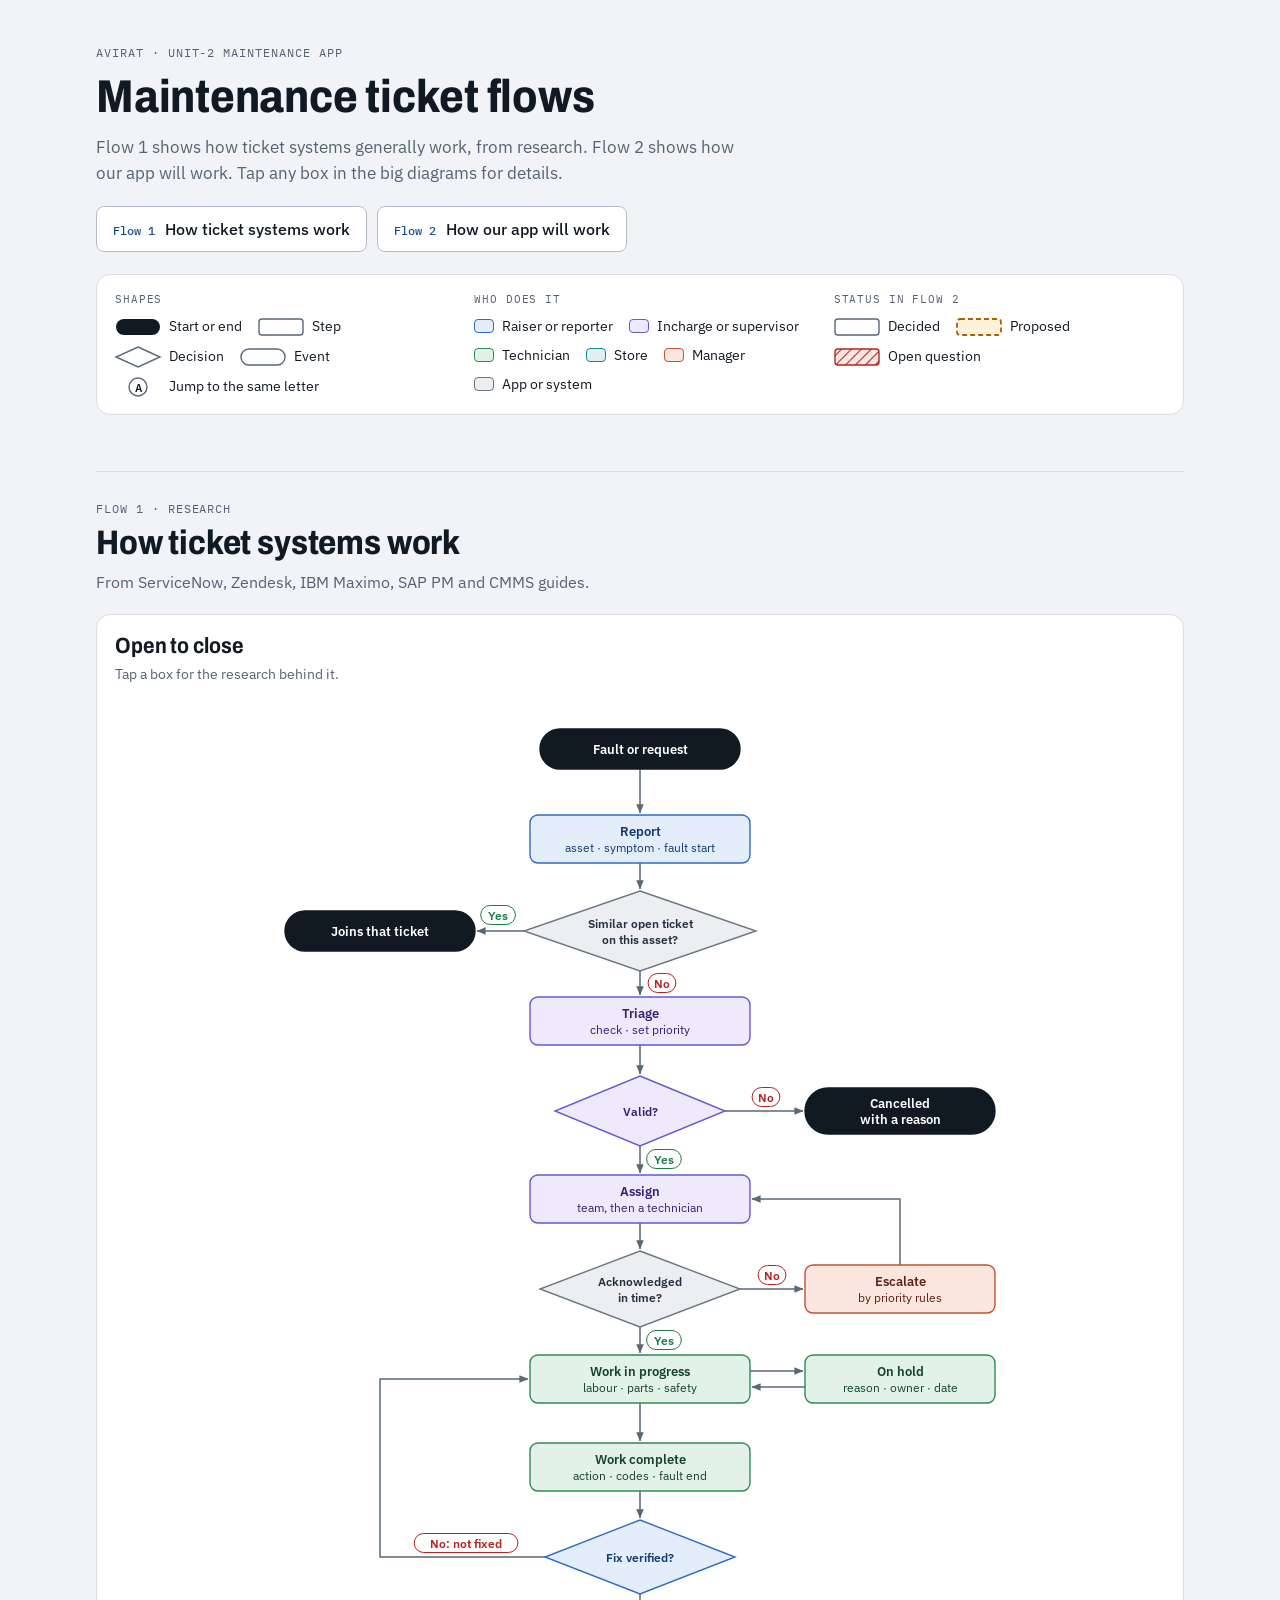
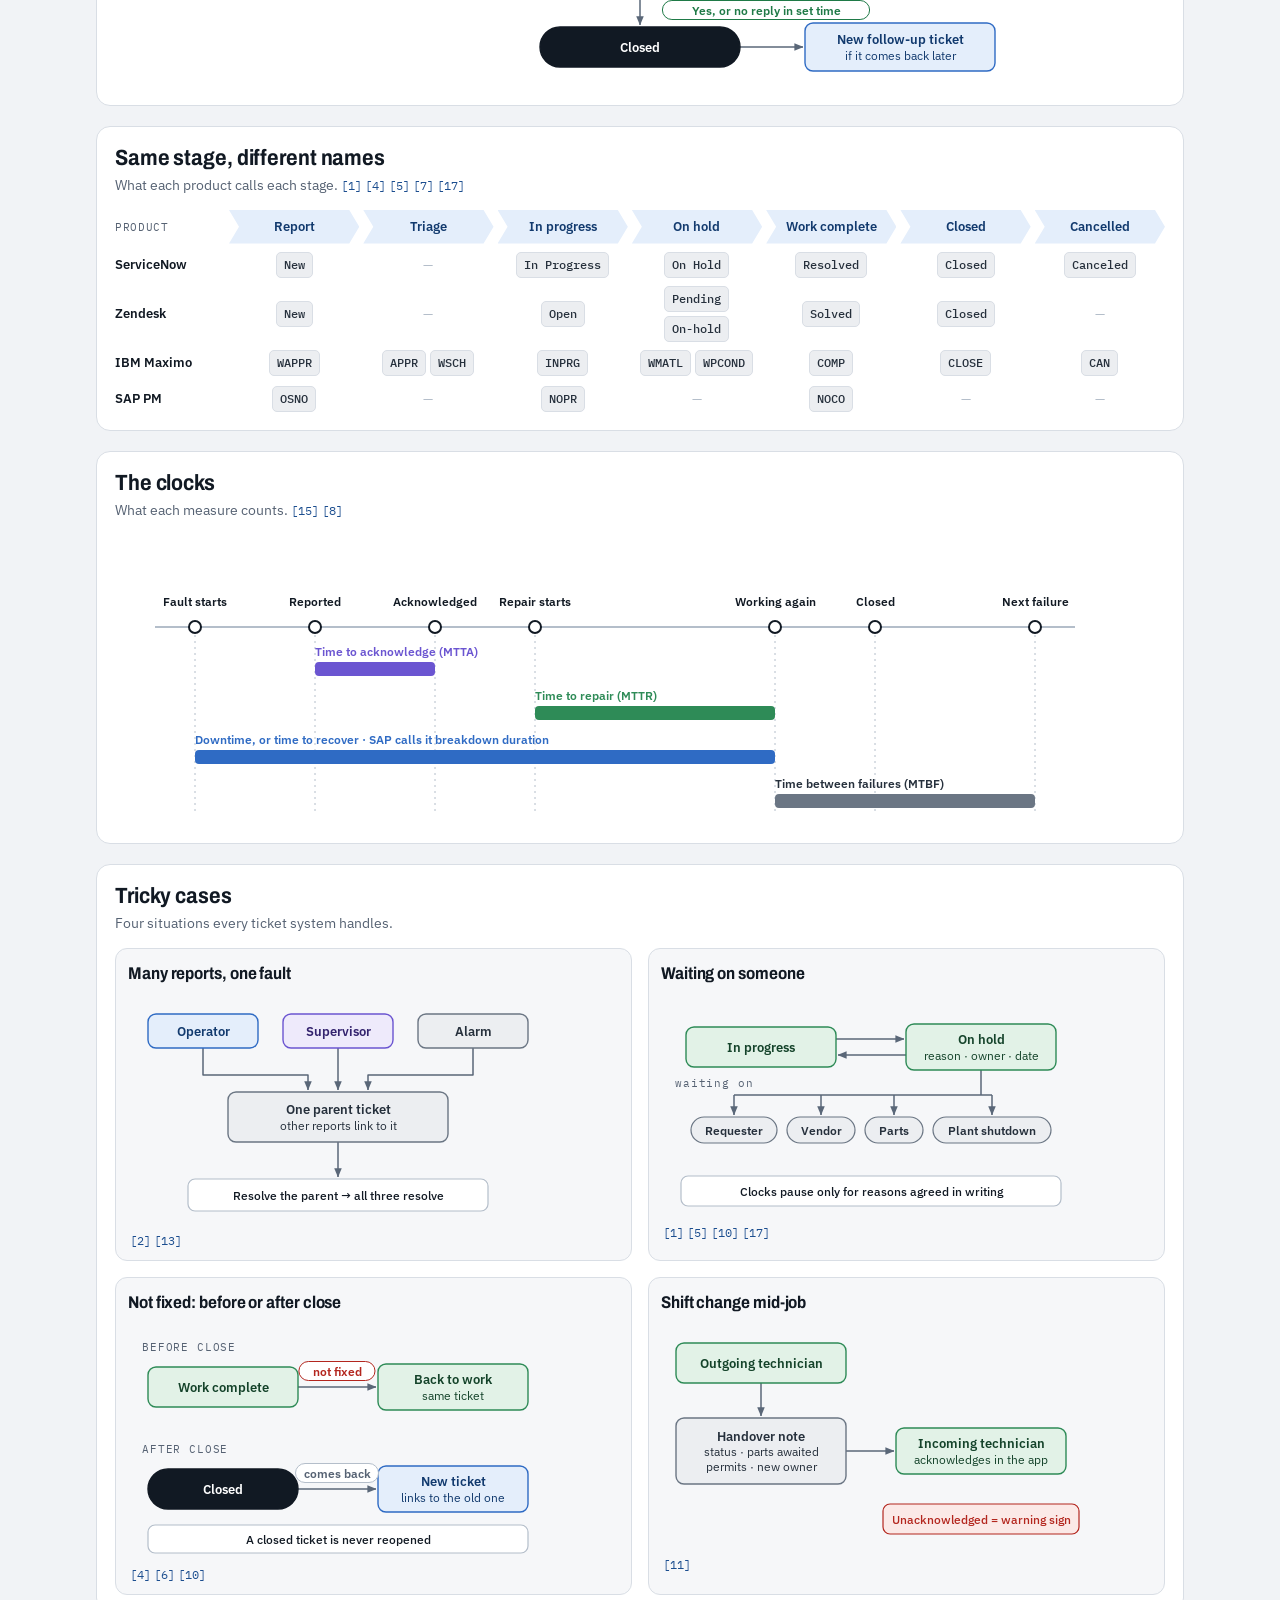
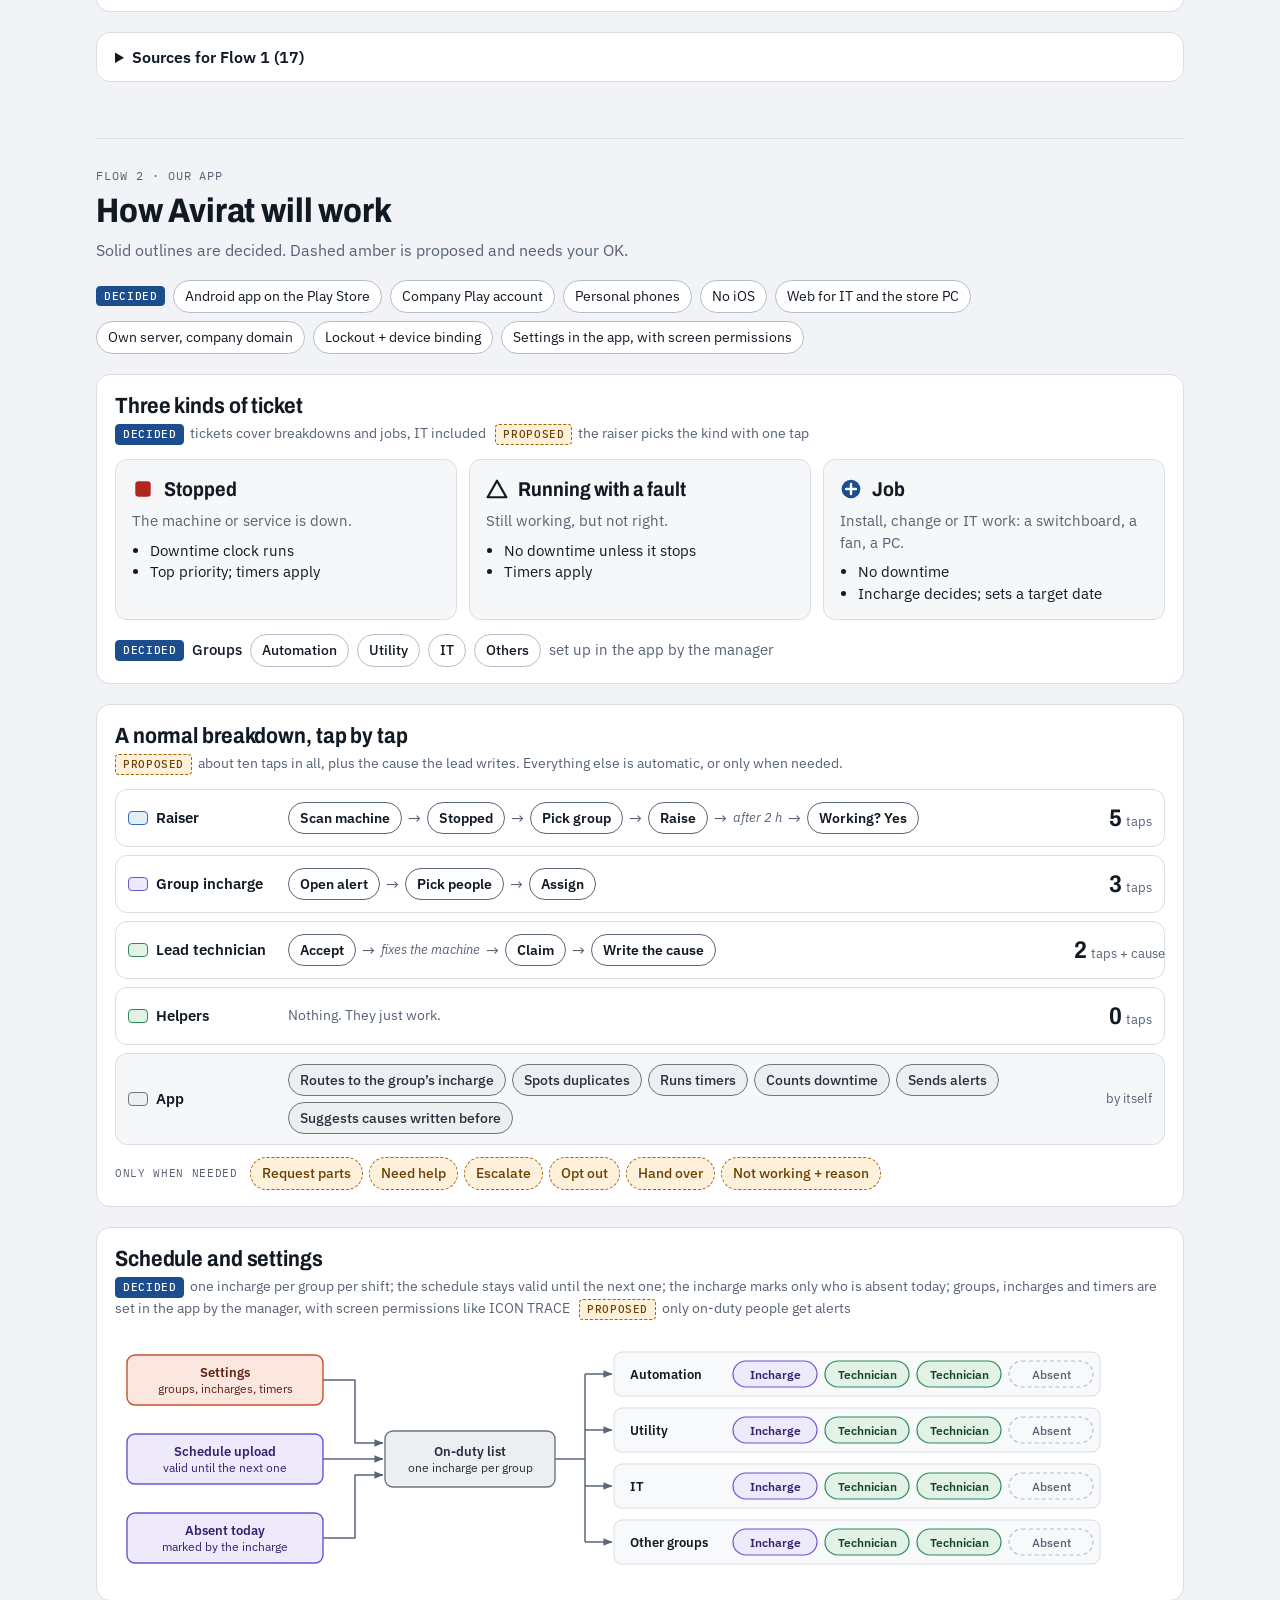
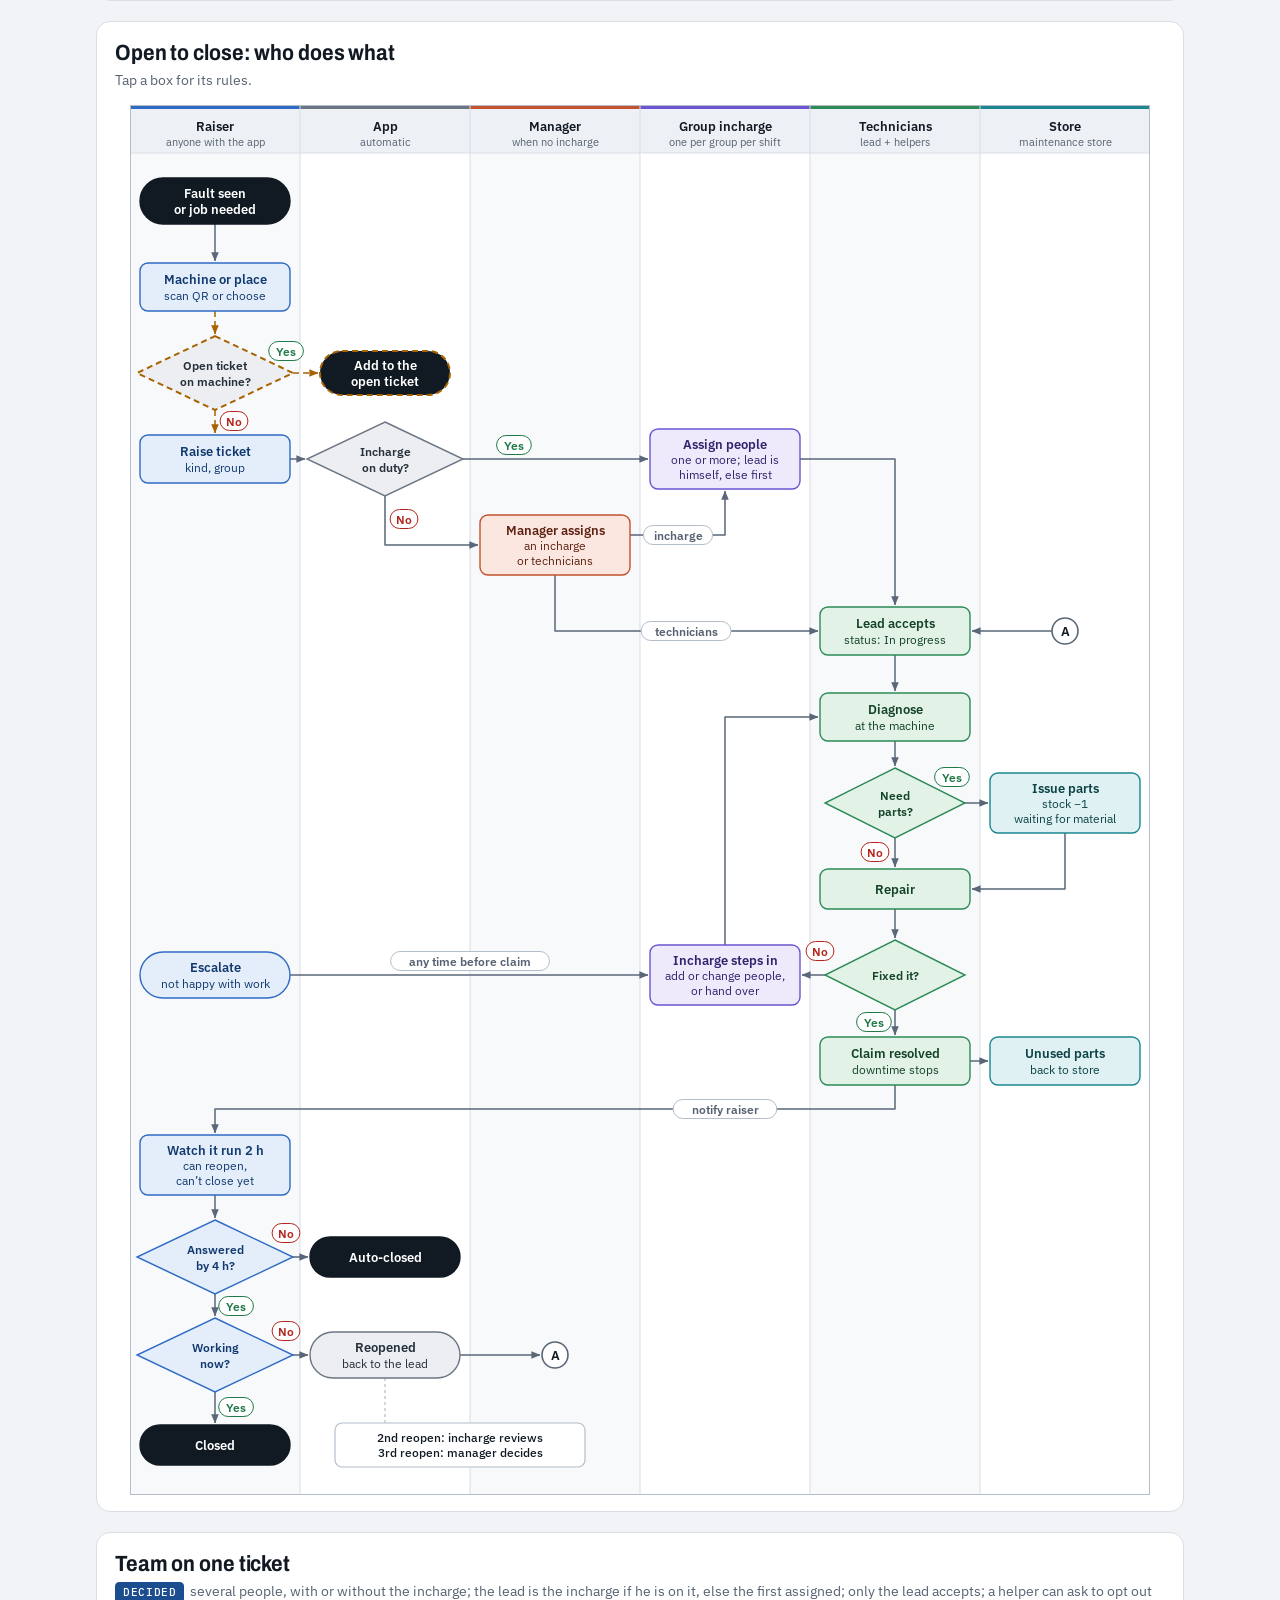
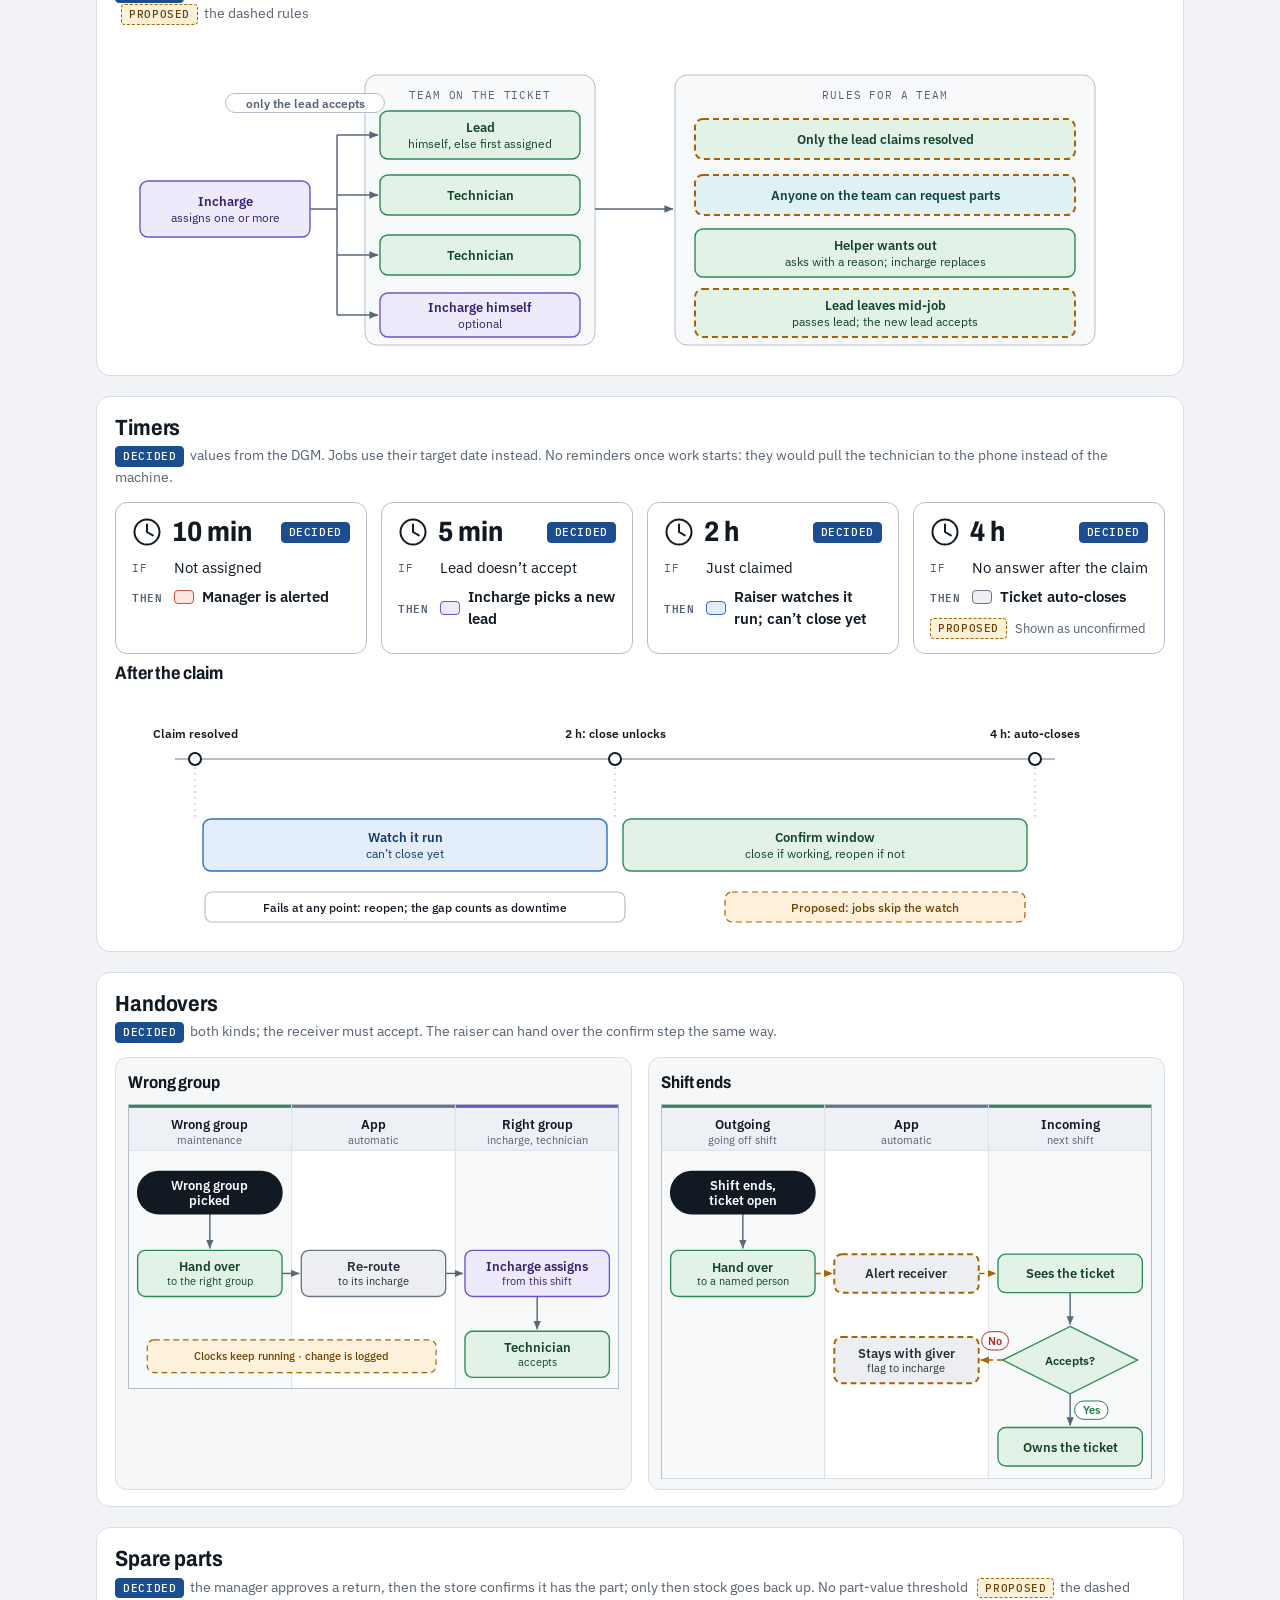
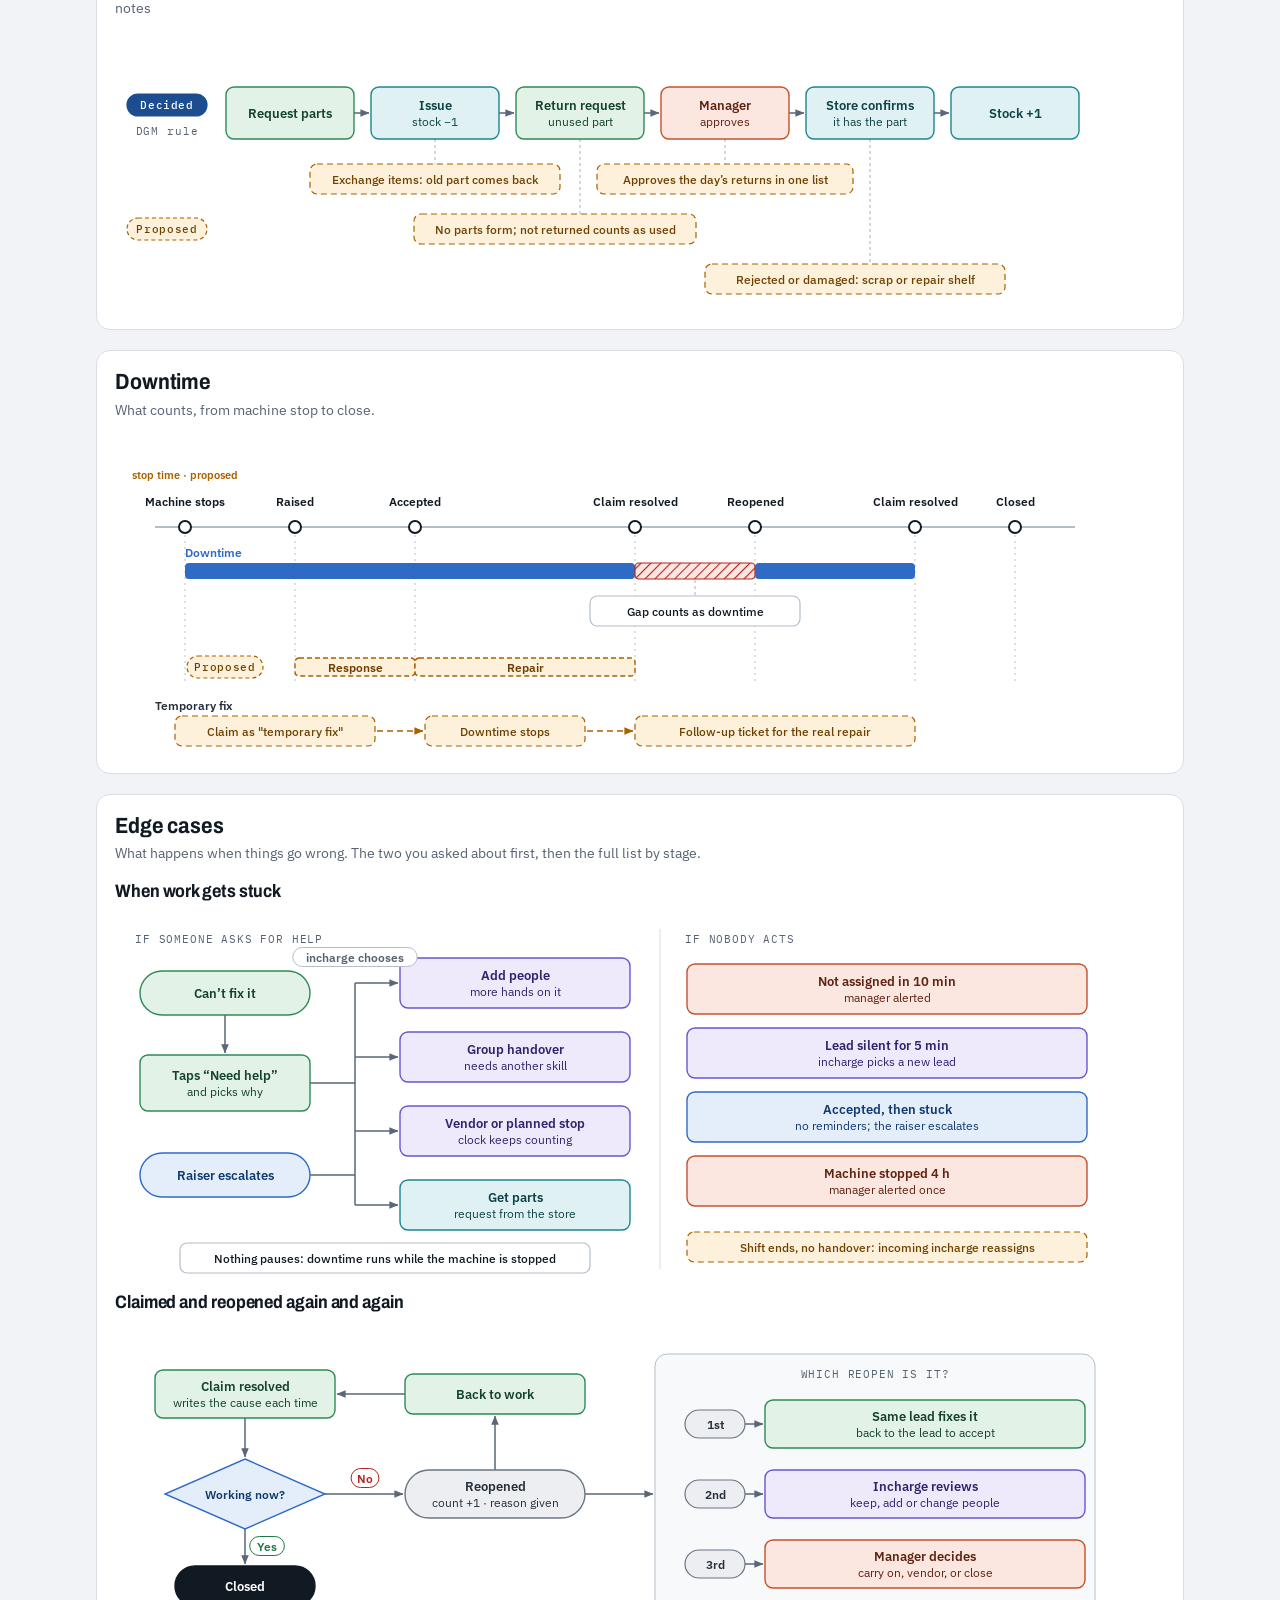
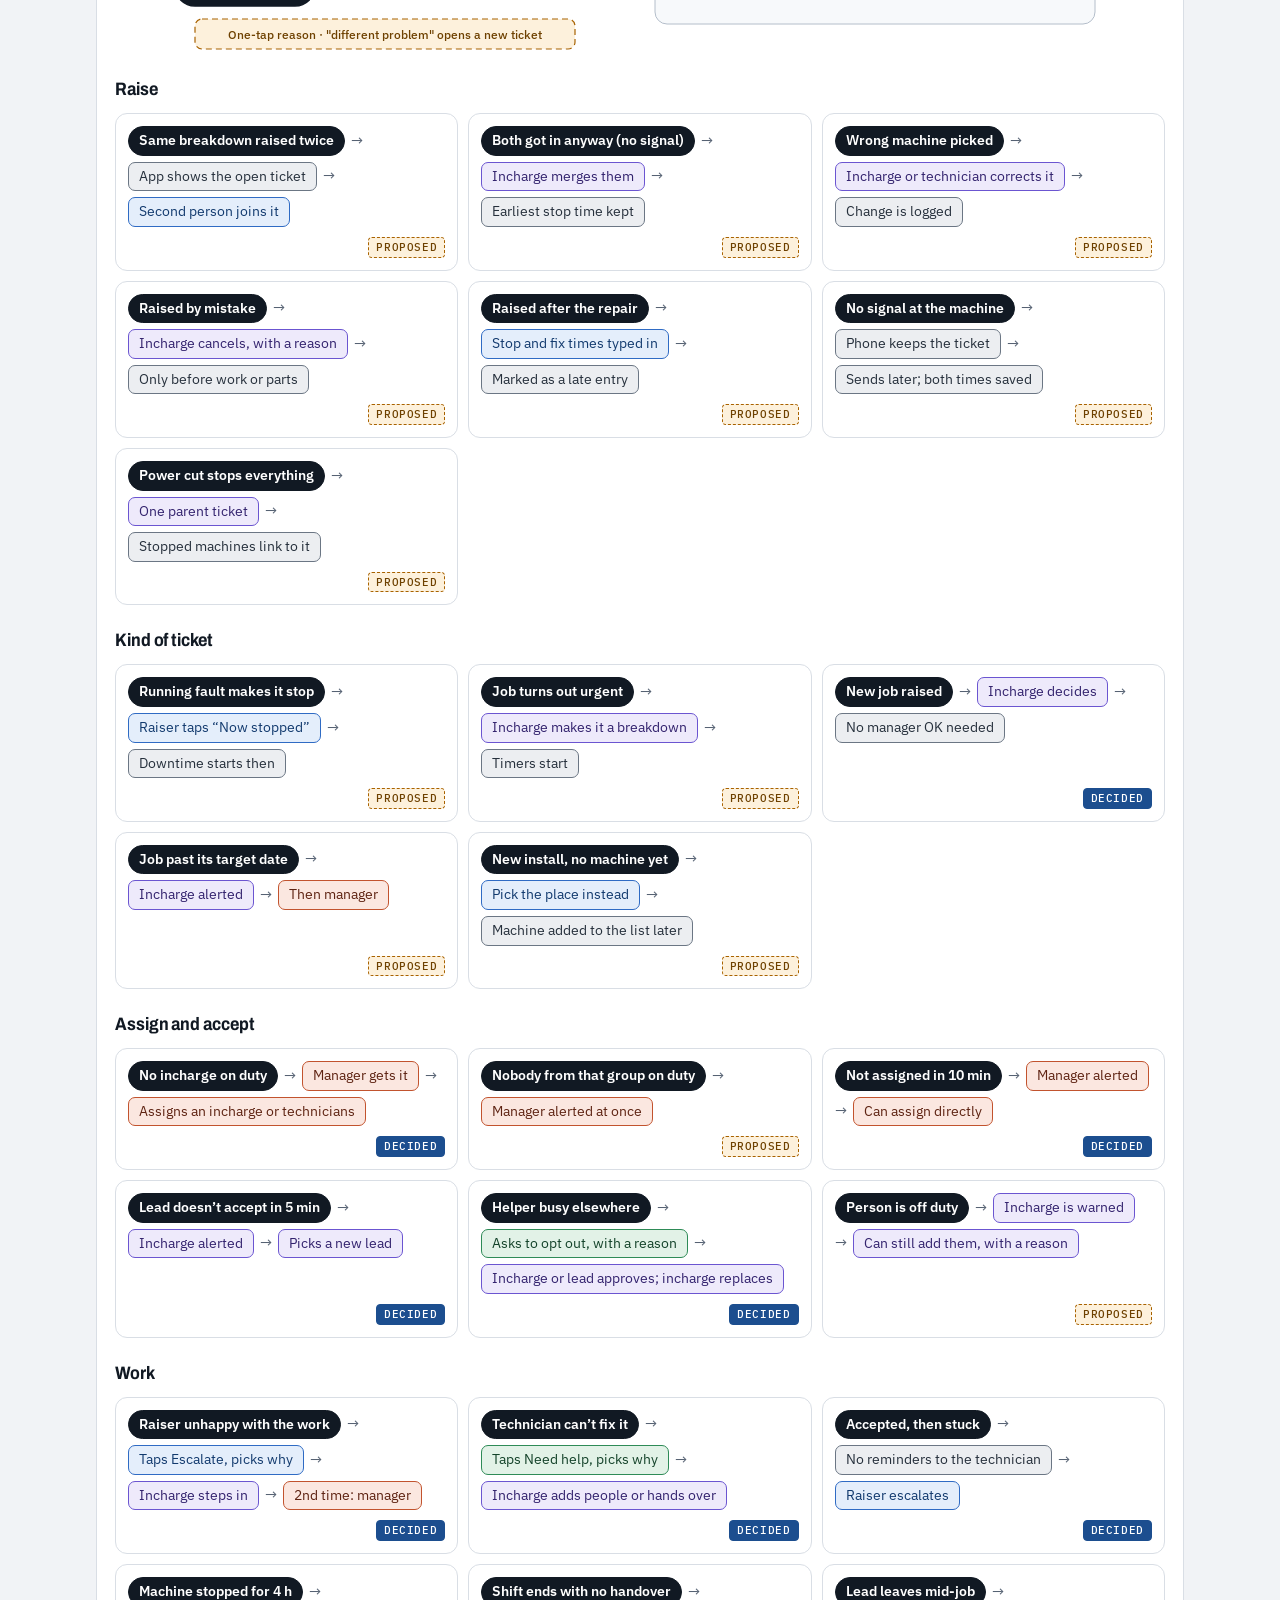
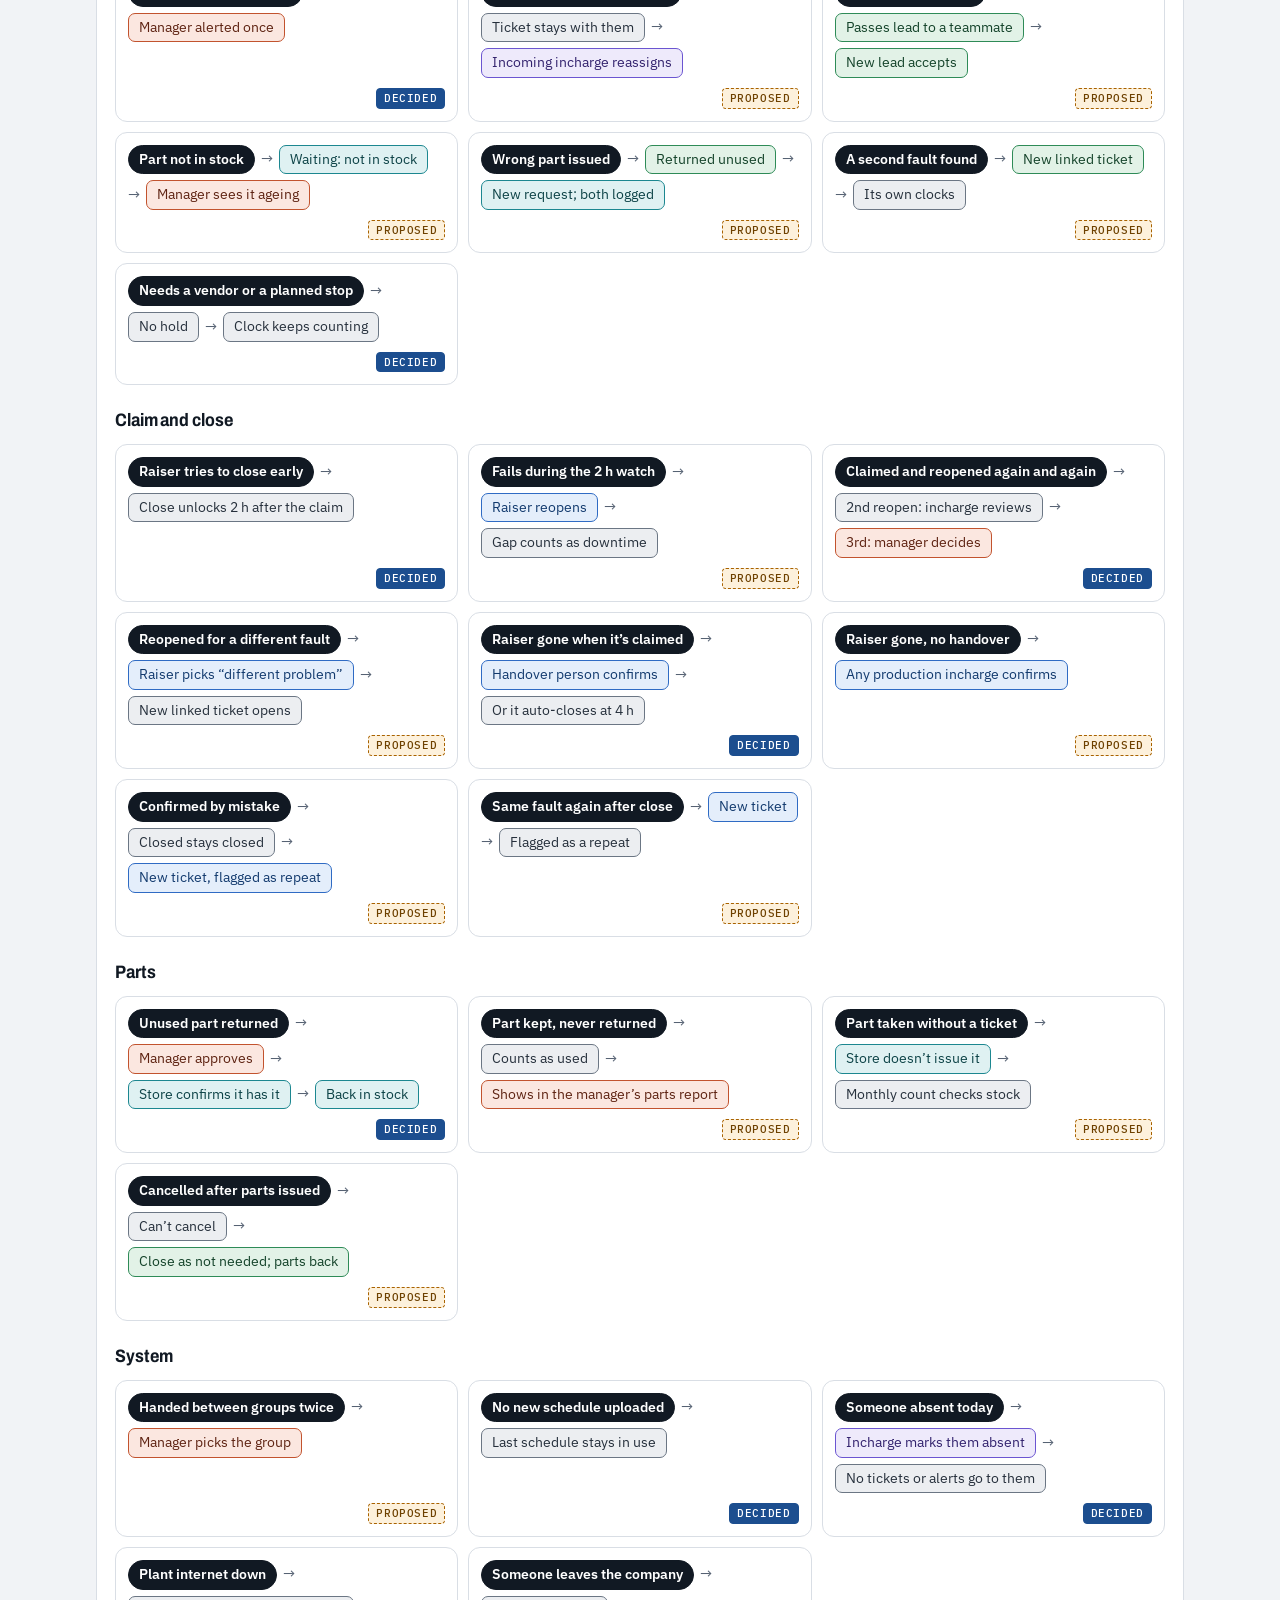
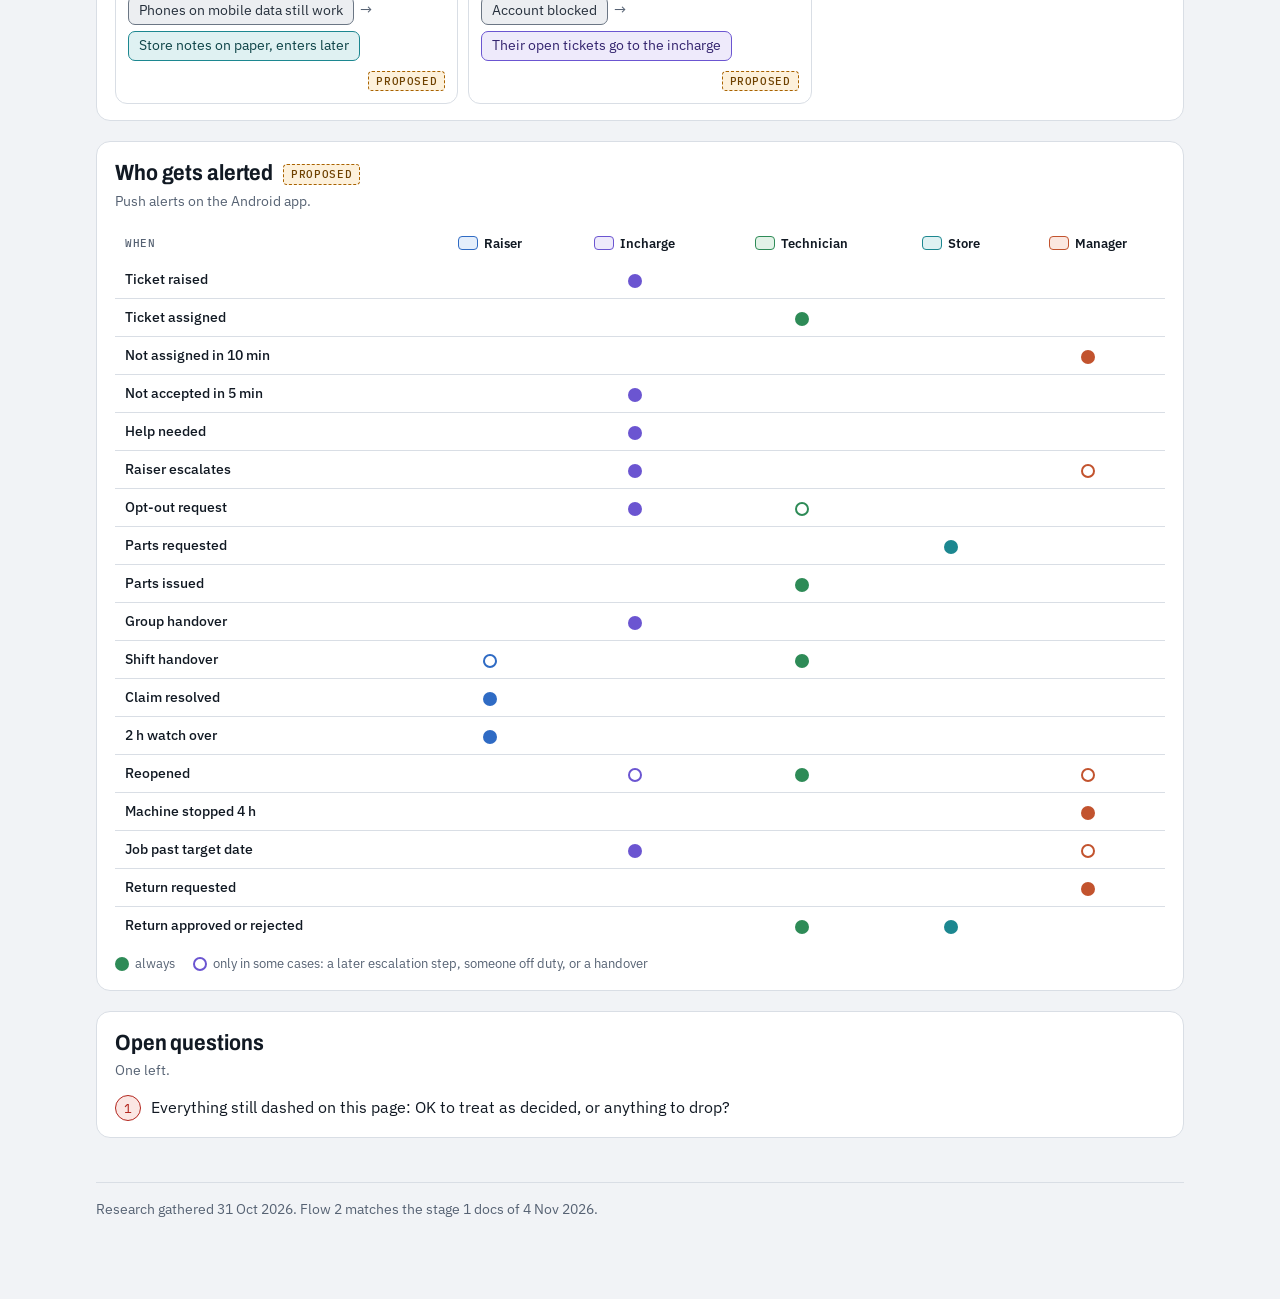
<file: docs/flows/ticket-flows.html>
<!doctype html>
<html lang="en">
<head>
<meta charset="utf-8">
<meta name="viewport" content="width=device-width, initial-scale=1, viewport-fit=cover">
<title>Avirat Ticket Flows</title>
<meta name="claude:viewport-fit-sides" content="cover">
<link rel="preconnect" href="https://fonts.googleapis.com">
<link rel="preconnect" href="https://fonts.gstatic.com" crossorigin>
<link rel="stylesheet" href="https://fonts.googleapis.com/css2?family=Archivo:wdth,wght@62..125,500..800&family=IBM+Plex+Mono:wght@400;500&family=IBM+Plex+Sans:ital,wght@0,400;0,500;0,600;1,400&display=swap">
<style>
:root{
  /* Layout: diagram-first page; each flow is a stack of diagram cards, details live in tap-to-open popovers */
  --bg:#F1F3F6;--surface:#FFFFFF;--sunk:#F6F7F9;--ink:#111923;--muted:#566273;--line:#D9DEE5;--line-strong:#B4BECA;
  --accent:#1C4E8F;--accent-ink:#FFFFFF;--edge:#5A6778;
  --lane-a:#F7F9FB;--lane-b:#FFFFFF;--lane-h:#EDF0F4;
  --blue-f:#E4EEFB;--blue-s:#2F6BC4;--blue-t:#123A6E;
  --violet-f:#EEEAFB;--violet-s:#6B55D1;--violet-t:#33236E;
  --green-f:#E2F2E7;--green-s:#2E8B57;--green-t:#14432A;
  --teal-f:#DFF1F2;--teal-s:#1C8790;--teal-t:#0D4347;
  --coral-f:#FBE7E0;--coral-s:#C2532E;--coral-t:#5E2312;
  --gray-f:#ECEEF1;--gray-s:#6B7684;--gray-t:#26303C;
  --prop:#A86200;--prop-f:#FDF1DC;--prop-t:#6E4100;
  --open:#B3261E;--open-f:#FBE6E3;--no:#B3261E;--no-f:#FBE9E7;--yes:#1F7A47;
  --font-display:"Archivo","Arial Narrow","Helvetica Neue",Arial,sans-serif;
  --font-body:"IBM Plex Sans","Segoe UI",Roboto,"Helvetica Neue",Arial,sans-serif;
  --font-mono:"IBM Plex Mono",ui-monospace,"SF Mono",Menlo,Consolas,monospace;
}
@media (prefers-color-scheme: dark){:root:not([data-theme="light"]){
  --bg:#0C1218;--surface:#131B24;--sunk:#0F161E;--ink:#E4E9EF;--muted:#9AA6B5;--line:#253140;--line-strong:#3A4757;
  --accent:#8AB4EE;--accent-ink:#0C1218;--edge:#8E9BAC;
  --lane-a:#111921;--lane-b:#141D27;--lane-h:#19232E;
  --blue-f:#172A44;--blue-s:#6FA1E8;--blue-t:#D3E3FA;
  --violet-f:#262042;--violet-s:#A99BF2;--violet-t:#E4DEFD;
  --green-f:#142C1F;--green-s:#6CC892;--green-t:#D3F1DE;
  --teal-f:#112B2D;--teal-s:#5CC4CB;--teal-t:#CDEFF1;
  --coral-f:#36211A;--coral-s:#EE9473;--coral-t:#F8DCD2;
  --gray-f:#1F2630;--gray-s:#95A1B0;--gray-t:#DDE3EA;
  --prop:#F0B25A;--prop-f:#33250F;--prop-t:#F6CD8E;
  --open:#F28B82;--open-f:#3A1C1A;--no:#F28B82;--no-f:#361B19;--yes:#6FCF97;
  color-scheme:dark;}}
:root[data-theme="dark"]{
  --bg:#0C1218;--surface:#131B24;--sunk:#0F161E;--ink:#E4E9EF;--muted:#9AA6B5;--line:#253140;--line-strong:#3A4757;
  --accent:#8AB4EE;--accent-ink:#0C1218;--edge:#8E9BAC;
  --lane-a:#111921;--lane-b:#141D27;--lane-h:#19232E;
  --blue-f:#172A44;--blue-s:#6FA1E8;--blue-t:#D3E3FA;
  --violet-f:#262042;--violet-s:#A99BF2;--violet-t:#E4DEFD;
  --green-f:#142C1F;--green-s:#6CC892;--green-t:#D3F1DE;
  --teal-f:#112B2D;--teal-s:#5CC4CB;--teal-t:#CDEFF1;
  --coral-f:#36211A;--coral-s:#EE9473;--coral-t:#F8DCD2;
  --gray-f:#1F2630;--gray-s:#95A1B0;--gray-t:#DDE3EA;
  --prop:#F0B25A;--prop-f:#33250F;--prop-t:#F6CD8E;
  --open:#F28B82;--open-f:#3A1C1A;--no:#F28B82;--no-f:#361B19;--yes:#6FCF97;
  color-scheme:dark;}
*{box-sizing:border-box}
html{scroll-behavior:smooth}
@media (prefers-reduced-motion: reduce){html{scroll-behavior:auto}}
body{background:var(--bg);color:var(--ink);font-family:var(--font-body);font-size:16px;line-height:1.5}
.page{max-width:1120px;margin:0 auto;padding-block:36px 72px;padding-left:max(16px, env(safe-area-inset-left, 0px));padding-right:max(16px, env(safe-area-inset-right, 0px))}
a{color:var(--accent)}
a:focus-visible,button:focus-visible{outline:2px solid var(--accent);outline-offset:2px;border-radius:3px}
h1,h2,h3,h4{font-family:var(--font-display);font-stretch:87.5%;text-wrap:balance;letter-spacing:-.005em}
.eyebrow{font-family:var(--font-mono);font-size:12px;letter-spacing:.08em;text-transform:uppercase;color:var(--muted);margin:0}
h1{font-size:clamp(32px,5vw,46px);font-weight:750;line-height:1.04;margin:.25em 0 .3em}
.lede{max-width:66ch;font-size:17px;color:var(--muted);margin:0}
.jump{display:flex;flex-wrap:wrap;gap:10px;margin-top:20px}
.jump a{display:inline-flex;align-items:baseline;gap:10px;padding:10px 16px;border:1px solid var(--line-strong);border-radius:8px;background:var(--surface);color:var(--ink);text-decoration:none;font-weight:500}
.jump a:hover{border-color:var(--accent)}
.jump a span{font-family:var(--font-mono);font-size:12px;color:var(--accent)}

.legend{display:grid;grid-template-columns:repeat(auto-fit,minmax(min(100%,300px),1fr));gap:14px 28px;margin-top:22px;padding:16px 18px;background:var(--surface);border:1px solid var(--line);border-radius:14px}
.lg-h{font-family:var(--font-mono);font-size:11px;letter-spacing:.08em;text-transform:uppercase;color:var(--muted);margin:0 0 8px}
.lg ul{list-style:none;margin:0;padding:0;display:flex;flex-wrap:wrap;gap:8px 16px}
.lg li{display:flex;align-items:center;gap:8px;font-size:14px}
.sw{width:46px;height:22px;flex:none;overflow:visible}
.sw-end{fill:var(--ink)}
.sw-box{fill:var(--surface);stroke:var(--edge);stroke-width:1.4}
.sw-prop{fill:var(--prop-f);stroke:var(--prop);stroke-width:1.8;stroke-dasharray:5 3}
.sw-open{stroke:var(--open);stroke-width:1.4}
.sw text{font-family:var(--font-body);font-size:11px;font-weight:600;fill:var(--ink)}
.rc{display:inline-block;width:20px;height:14px;border-radius:4px;border:1.5px solid;flex:none;vertical-align:-2px}
.rc.r-blue{background:var(--blue-f);border-color:var(--blue-s)}
.rc.r-violet{background:var(--violet-f);border-color:var(--violet-s)}
.rc.r-green{background:var(--green-f);border-color:var(--green-s)}
.rc.r-teal{background:var(--teal-f);border-color:var(--teal-s)}
.rc.r-coral{background:var(--coral-f);border-color:var(--coral-s)}
.rc.r-gray{background:var(--gray-f);border-color:var(--gray-s)}

.tag{display:inline-block;font-family:var(--font-mono);font-size:10.5px;font-weight:500;letter-spacing:.06em;text-transform:uppercase;padding:1px 7px;border-radius:4px;line-height:1.6;white-space:nowrap;border:1px solid transparent}
.tag-d{background:var(--accent);border-color:var(--accent);color:var(--accent-ink)}
.tag-p{background:var(--prop-f);border:1px dashed var(--prop);color:var(--prop-t)}
.tag-q{background:var(--open-f);border-color:var(--open);color:var(--open)}

section.flow{margin-top:56px;padding-top:28px;border-top:1px solid var(--line)}
section.flow > header h2{font-size:clamp(26px,3.6vw,34px);font-weight:750;line-height:1.1;margin:.2em 0 .25em}
section.flow > header p.sub{color:var(--muted);margin:0;max-width:66ch}
.dcard{background:var(--surface);border:1px solid var(--line);border-radius:14px;padding:18px 18px 16px;margin-top:20px;min-width:0}
.dcard > h3{font-size:22px;font-weight:700;margin:0;line-height:1.2}
.dcard > .cap{color:var(--muted);font-size:14px;margin:4px 0 14px}
.cap .tag{margin-right:6px}
.hscroll{overflow-x:auto;-webkit-overflow-scrolling:touch}
.dg-wrap{position:relative;margin:0 auto}
.swipe{display:none;font-size:13px;color:var(--muted);margin:8px 0 0}
@media (max-width:1100px){.swipe.w1020{display:block}}
@media (max-width:900px){.swipe.w820{display:block}}
@media (max-width:820px){.swipe.sm{display:block}}
@media (max-width:540px){.dcard{padding:14px 12px 12px}.mini{padding:10px 0 6px;border:0;background:transparent}.minis{gap:8px}.swipe.xs{display:block}}
.minis{display:grid;grid-template-columns:repeat(auto-fit,minmax(min(100%,430px),1fr));gap:16px}
.mini{border:1px solid var(--line);border-radius:12px;padding:12px 12px 10px;background:var(--sunk);min-width:0}
.mini h4{margin:0 0 8px;font-size:17px;font-weight:700}
.mini .src{font-size:12.5px;color:var(--muted);margin:6px 2px 0}
.sref{font-family:var(--font-mono);font-size:11.5px;text-decoration:none}
.minis.two .mini svg{margin:0 auto}

/* ---------- SVG diagram styles ---------- */
.dg{display:block;height:auto;overflow:visible}
.dg text{font-family:var(--font-body)}
.dg .t{font-size:13px;font-weight:600}
.dg .td{font-size:12px;font-weight:600}
.dg .s{font-size:11.5px}
.dg .n .shape{stroke-width:1.4}
.dg .n.r-blue .shape{fill:var(--blue-f);stroke:var(--blue-s)} .dg .n.r-blue text{fill:var(--blue-t)}
.dg .n.r-violet .shape{fill:var(--violet-f);stroke:var(--violet-s)} .dg .n.r-violet text{fill:var(--violet-t)}
.dg .n.r-green .shape{fill:var(--green-f);stroke:var(--green-s)} .dg .n.r-green text{fill:var(--green-t)}
.dg .n.r-teal .shape{fill:var(--teal-f);stroke:var(--teal-s)} .dg .n.r-teal text{fill:var(--teal-t)}
.dg .n.r-coral .shape{fill:var(--coral-f);stroke:var(--coral-s)} .dg .n.r-coral text{fill:var(--coral-t)}
.dg .n.r-gray .shape{fill:var(--gray-f);stroke:var(--gray-s)} .dg .n.r-gray text{fill:var(--gray-t)}
.dg .n.end .shape{fill:var(--ink);stroke:var(--ink)} .dg .n.end text{fill:var(--surface)}
.dg .n.k-conn .shape{fill:var(--surface);stroke:var(--edge);stroke-width:1.6} .dg .n.k-conn text{fill:var(--ink)}
.dg .n.prop .shape{stroke:var(--prop);stroke-dasharray:6 4;stroke-width:2}
.dg .n[data-k]{cursor:pointer}
.dg .n[data-k]:hover .shape{stroke-width:2.6}
.dg .n[data-k]:focus{outline:none}
.dg .n[data-k]:focus-visible .shape,.dg .n.sel .shape{stroke-width:3}
.dg .e{fill:none;stroke:var(--edge);stroke-width:1.5;stroke-linejoin:round}
.dg .e.prop{stroke:var(--prop);stroke-dasharray:6 4}
.dg .e.lead{stroke:var(--line-strong);stroke-dasharray:3 3;stroke-width:1.2}
.dg .ah{fill:var(--edge)} .dg .ah-p{fill:var(--prop)}
.dg .el rect{fill:var(--surface);stroke:var(--line-strong);stroke-width:1}
.dg .el text{font-size:11.5px;font-weight:600;fill:var(--muted)}
.dg .el.yes rect{stroke:var(--yes)} .dg .el.yes text{fill:var(--yes)}
.dg .el.no rect{stroke:var(--no)} .dg .el.no text{fill:var(--no)}
.dg .note rect{stroke-width:1.2} .dg .note .nt{font-size:11.5px;font-weight:500}
.dg .note.plain rect{fill:var(--surface);stroke:var(--line-strong)} .dg .note.plain .nt{fill:var(--ink)}
.dg .note.no rect{fill:var(--no-f);stroke:var(--no)} .dg .note.no .nt{fill:var(--no)}
.dg .note.prop rect{fill:var(--prop-f);stroke:var(--prop);stroke-dasharray:6 4} .dg .note.prop .nt{fill:var(--prop-t)}
.dg .note.open rect{fill:var(--open-f);stroke:var(--open)} .dg .note.open .nt{fill:var(--open)}
.dg .chip rect{stroke-width:1.2} .dg .chip text{font-size:11.5px;font-weight:600}
.dg .chip.r-blue rect{fill:var(--blue-f);stroke:var(--blue-s)} .dg .chip.r-blue text{fill:var(--blue-t)}
.dg .chip.r-violet rect{fill:var(--violet-f);stroke:var(--violet-s)} .dg .chip.r-violet text{fill:var(--violet-t)}
.dg .chip.r-green rect{fill:var(--green-f);stroke:var(--green-s)} .dg .chip.r-green text{fill:var(--green-t)}
.dg .chip.r-gray rect{fill:var(--gray-f);stroke:var(--gray-s)} .dg .chip.r-gray text{fill:var(--gray-t)}
.dg .chip.dashed rect{stroke-dasharray:4 3}
.dg .chip.muted rect{fill:transparent;stroke:var(--line-strong)} .dg .chip.muted text{fill:var(--muted);font-weight:500}
.dg .chip.r-dec rect{fill:var(--accent);stroke:var(--accent)} .dg .chip.r-dec text{fill:var(--accent-ink);font-family:var(--font-mono);font-size:10.5px;font-weight:500;letter-spacing:.06em}
.dg .chip.r-prop rect{fill:var(--prop-f);stroke:var(--prop);stroke-dasharray:4 3} .dg .chip.r-prop text{fill:var(--prop-t);font-family:var(--font-mono);font-size:10.5px;font-weight:500;letter-spacing:.06em}
.dg .lane.la{fill:var(--lane-a)} .dg .lane.lb{fill:var(--lane-b)} .dg .lane-h{fill:var(--lane-h)}
.dg .lane-k.r-blue{fill:var(--blue-s)} .dg .lane-k.r-violet{fill:var(--violet-s)} .dg .lane-k.r-green{fill:var(--green-s)}
.dg .lane-k.r-teal{fill:var(--teal-s)} .dg .lane-k.r-coral{fill:var(--coral-s)} .dg .lane-k.r-gray{fill:var(--gray-s)}
.dg .lh{font-size:13px;font-weight:600;fill:var(--ink)} .dg .lhs{font-size:11px;fill:var(--muted)}
.dg .lane-sep{stroke:var(--line);stroke-width:1} .dg .lane-frame{fill:none;stroke:var(--line-strong);stroke-width:1}
.dg .strip{fill:var(--lane-a);stroke:var(--line)}
.dg .cap{font-family:var(--font-mono);font-size:10.5px;letter-spacing:.08em;fill:var(--muted)}
.dg .axis{stroke:var(--line-strong);stroke-width:2} .dg .guide{stroke:var(--line-strong);stroke-dasharray:2 4;stroke-width:1}
.dg .evt{fill:var(--surface);stroke:var(--ink);stroke-width:2}
.dg .evl{font-size:12px;font-weight:600;fill:var(--ink)}
.dg .barl{font-size:12px;font-weight:600}
.dg .barl.r-blue{fill:var(--blue-s)} .dg .barl.r-violet{fill:var(--violet-s)} .dg .barl.r-green{fill:var(--green-s)} .dg .barl.r-gray{fill:var(--gray-t)}
.dg .bar.r-blue{fill:var(--blue-s)} .dg .bar.r-violet{fill:var(--violet-s)} .dg .bar.r-green{fill:var(--green-s)} .dg .bar.r-gray{fill:var(--gray-s)}
.dg .bar.gap{stroke:var(--open);stroke-width:1.2}
.dg .bar.pbar{fill:var(--prop-f);stroke:var(--prop);stroke-dasharray:5 3;stroke-width:1.4}
.dg .barin{font-size:11.5px;font-weight:600;fill:var(--prop-t)}
.dg .propl{font-size:11px;font-weight:600;fill:var(--prop)}
.dg .hb,#lg-h .hb{fill:var(--open-f)} .dg .hl,#lg-h .hl{stroke:var(--open);stroke-width:2.2}
.dg .sep{stroke:var(--line);stroke-width:1}
.dg .group{fill:var(--lane-a);stroke:var(--line-strong);stroke-width:1}
.dg .group.prop{fill:var(--prop-f);stroke:var(--prop);stroke-dasharray:6 4;fill-opacity:.45}
.dg .el.prop rect{stroke:var(--prop);stroke-dasharray:4 3;fill:var(--prop-f)} .dg .el.prop text{fill:var(--prop-t)}

/* ---------- edge cases ---------- */
.ec-h{font-size:18px;font-weight:700;margin:22px 0 10px}
.ec-grid{display:grid;grid-template-columns:repeat(auto-fit,minmax(min(100%,330px),1fr));gap:10px}
.ec{border:1px solid var(--line);border-radius:12px;padding:12px;background:var(--surface);display:flex;flex-direction:column;justify-content:space-between;gap:10px;min-width:0}
.ec-flow{display:flex;flex-wrap:wrap;align-items:center;gap:6px}
.fc{display:inline-block;padding:5px 10px;border-radius:7px;border:1.5px solid;font-size:13.5px;line-height:1.3}
.fc.trig{background:var(--ink);border-color:var(--ink);color:var(--surface);border-radius:999px;font-weight:600}
.fc.r-blue{background:var(--blue-f);border-color:var(--blue-s);color:var(--blue-t)}
.fc.r-violet{background:var(--violet-f);border-color:var(--violet-s);color:var(--violet-t)}
.fc.r-green{background:var(--green-f);border-color:var(--green-s);color:var(--green-t)}
.fc.r-teal{background:var(--teal-f);border-color:var(--teal-s);color:var(--teal-t)}
.fc.r-coral{background:var(--coral-f);border-color:var(--coral-s);color:var(--coral-t)}
.fc.r-gray{background:var(--gray-f);border-color:var(--gray-s);color:var(--gray-t)}
.ec .ar{color:var(--muted);font-size:15px}
.ec-tag{display:flex;justify-content:flex-end}
.feat{margin-top:6px}
.feat h4{font-size:18px;font-weight:700;margin:4px 0 8px}

/* ---------- kinds and taps ---------- */
.kinds{display:grid;grid-template-columns:repeat(auto-fit,minmax(min(100%,260px),1fr));gap:12px}
.kind{border:1px solid var(--line);border-radius:12px;padding:14px 16px;background:var(--sunk)}
.kind-h{display:flex;align-items:center;gap:10px;font-family:var(--font-display);font-stretch:87.5%;font-size:20px;font-weight:700}
.kind p{margin:6px 0 8px;color:var(--muted);font-size:14.5px}
.kind ul{margin:0;padding-left:18px;font-size:14.5px}
.ki{width:22px;height:22px;flex:none;overflow:visible}
.ki-stop{fill:var(--no)} .ki-fault{fill:none;stroke:var(--ink);stroke-width:2;stroke-linejoin:round}
.ki-job{fill:var(--accent)} .ki-plus{stroke:var(--accent-ink);stroke-width:2.2;stroke-linecap:round}
.groups{display:flex;flex-wrap:wrap;align-items:center;gap:8px;margin:14px 0 0;font-size:14.5px;font-weight:500}
.groups .muted{color:var(--muted);font-weight:400}
.taps{display:grid;gap:8px}
.tp-row{display:grid;grid-template-columns:150px minmax(0,1fr) 78px;gap:10px;align-items:center;padding:10px 12px;border:1px solid var(--line);border-radius:12px;background:var(--surface)}
.tp-row.auto{background:var(--sunk)}
.tp-who{display:flex;align-items:center;gap:8px;font-weight:600;font-size:14.5px}
.tp-steps{display:flex;flex-wrap:wrap;align-items:center;gap:6px}
.tp{display:inline-flex;align-items:center;padding:5px 11px;border-radius:999px;border:1.5px solid var(--edge);background:var(--surface);font-size:13.5px;font-weight:600}
.tp.a{border-color:var(--gray-s);background:var(--gray-f);color:var(--gray-t);font-weight:500}
.tp.opt{border-style:dashed;border-color:var(--prop);background:var(--prop-f);color:var(--prop-t);font-weight:500}
.tp-ar{color:var(--muted)}
.tp-gap{font-size:13px;color:var(--muted);font-style:italic}
.tp-none{color:var(--muted);font-size:14px}
.tp-n{text-align:right;font-size:13px;color:var(--muted);white-space:nowrap}
.tp-n b{font-family:var(--font-display);font-stretch:87.5%;font-size:24px;color:var(--ink);margin-right:4px}
.tp-only{display:flex;flex-wrap:wrap;align-items:center;gap:6px;margin:12px 0 0}
.tp-only .k{font-family:var(--font-mono);font-size:11px;letter-spacing:.06em;text-transform:uppercase;color:var(--muted);margin-right:6px}
@media (max-width:640px){.tp-row{grid-template-columns:minmax(0,1fr) auto}.tp-steps{grid-column:1/-1;grid-row:2}}

/* ---------- popover ---------- */
.pop{position:absolute;z-index:5;width:310px;background:var(--surface);border:1px solid var(--line-strong);border-radius:12px;box-shadow:0 10px 30px rgba(10,20,35,.18);padding:12px 14px 14px;font-size:14px;line-height:1.45}
.pop h4{margin:0 30px 2px 0;font-size:18px;font-weight:700}
.pop .pw{margin:0 0 8px;font-size:13px;color:var(--muted)}
.pop ul{list-style:none;margin:0;padding:0;display:grid;gap:7px}
.pop li{display:grid;grid-template-columns:auto minmax(0,1fr);gap:8px;align-items:start}
.pop li .tag{margin-top:1px}
.pop li.r{grid-template-columns:10px minmax(0,1fr)}
.pop li.r::before{content:"";width:6px;height:6px;border-radius:50%;background:var(--muted);margin-top:7px}
.pop .x{position:absolute;top:6px;right:6px;width:30px;height:30px;border:0;border-radius:8px;background:transparent;color:var(--muted);font-size:20px;line-height:1;cursor:pointer}
.pop .x:hover{background:var(--sunk);color:var(--ink)}
@media (max-width:700px){
  .pop{position:fixed;left:0 !important;right:0;bottom:0;top:auto !important;width:auto;max-height:62vh;overflow:auto;border-radius:16px 16px 0 0;
    padding-bottom:calc(16px + env(safe-area-inset-bottom, 0px));padding-left:max(18px, env(safe-area-inset-left, 0px));padding-right:max(18px, env(safe-area-inset-right, 0px))}
}

/* ---------- ladder ---------- */
.ladder{display:grid;grid-template-columns:110px repeat(7,minmax(104px,1fr));min-width:850px;gap:6px 4px;align-items:center}
.lr{display:contents}
.lc{font-size:13px;display:flex;flex-wrap:wrap;gap:4px;align-items:center;justify-content:center;min-height:30px}
.lc.corner{justify-content:flex-start;font-family:var(--font-mono);font-size:11px;letter-spacing:.06em;text-transform:uppercase;color:var(--muted)}
.lc.prod{justify-content:flex-start;font-weight:600}
.lc.stg span{display:block;width:100%;text-align:center;padding:7px 14px;background:var(--blue-f);color:var(--blue-t);font-weight:600;font-size:13px;
  clip-path:polygon(0 0,calc(100% - 10px) 0,100% 50%,calc(100% - 10px) 100%,0 100%,10px 50%)}
.lc .code{font-family:var(--font-mono);font-weight:500;font-size:12px;padding:3px 7px;border-radius:5px;background:var(--gray-f);color:var(--gray-t);border:1px solid var(--line)}
.lc .none{color:var(--line-strong)}
.lr:nth-child(odd) .lc.prod, .lr:nth-child(odd) .lc{}

/* ---------- timers ---------- */
.timers{display:grid;grid-template-columns:repeat(auto-fit,minmax(min(100%,250px),1fr));gap:14px}
.timer{border:1.5px solid var(--line-strong);border-radius:12px;padding:14px 16px;background:var(--surface)}
.timer.is-prop{border:1.5px dashed var(--prop);background:var(--prop-f)}
.tm-top{display:flex;align-items:center;gap:10px;margin-bottom:10px}
.clk{width:30px;height:30px;flex:none}
.clk circle{fill:none;stroke:var(--ink);stroke-width:2.4}
.clk path{fill:none;stroke:var(--ink);stroke-width:2.4;stroke-linecap:round;stroke-linejoin:round}
.tm-n{font-family:var(--font-display);font-stretch:87.5%;font-size:28px;font-weight:750;line-height:1;margin-right:auto}
.tm-if,.tm-then{margin:0;display:flex;align-items:center;gap:8px;font-size:15px}
.tm-then{margin-top:6px;font-weight:600}
.tm-if .k,.tm-then .k{font-family:var(--font-mono);font-size:11px;letter-spacing:.06em;text-transform:uppercase;color:var(--muted);width:34px;flex:none}
.tm-extra{margin:10px 0 0;font-size:13px;color:var(--muted);display:flex;gap:8px;align-items:center}

/* ---------- alert matrix ---------- */
.mx{border-collapse:collapse;width:100%;min-width:560px;font-size:14px}
.mx th,.mx td{padding:8px 10px;border-bottom:1px solid var(--line);text-align:center;white-space:nowrap}
.mx thead th{font-weight:600;font-size:13px;border-bottom:1.5px solid var(--line-strong)}
.mx thead th .rc{margin-right:6px}
.mx tbody th{text-align:left;font-weight:500}
.mx thead th:first-child{text-align:left;font-family:var(--font-mono);font-size:11px;letter-spacing:.06em;text-transform:uppercase;color:var(--muted);font-weight:500}
.mx tr:last-child th,.mx tr:last-child td{border-bottom:0}
.dot{display:inline-block;width:14px;height:14px;border-radius:50%;vertical-align:middle}
.dot.r-blue{background:var(--blue-s)} .dot.r-violet{background:var(--violet-s)} .dot.r-green{background:var(--green-s)}
.dot.r-teal{background:var(--teal-s)} .dot.r-coral{background:var(--coral-s)}
.dot.hollow{background:transparent;border:2.5px solid}
.dot.hollow.r-blue{border-color:var(--blue-s)} .dot.hollow.r-violet{border-color:var(--violet-s)}
.dot.hollow.r-green{border-color:var(--green-s)} .dot.hollow.r-teal{border-color:var(--teal-s)} .dot.hollow.r-coral{border-color:var(--coral-s)}
.mx-key{display:flex;gap:18px;flex-wrap:wrap;font-size:13px;color:var(--muted);margin:10px 0 0}
.mx-key span{display:flex;align-items:center;gap:6px}

/* ---------- platform, questions, sources ---------- */
.platform{display:flex;flex-wrap:wrap;gap:8px;align-items:center;margin-top:18px}
.pc{font-size:14px;padding:5px 11px;border:1px solid var(--line-strong);border-radius:999px;background:var(--surface)}
ol.qs{list-style:none;margin:0;padding:0;counter-reset:q;display:grid;gap:10px}
ol.qs li{counter-increment:q;display:grid;grid-template-columns:28px minmax(0,1fr);gap:8px;align-items:start}
ol.qs li small{display:block;color:var(--muted);font-size:13.5px;line-height:1.5;margin-top:3px}
ol.qs li::before{content:counter(q);font-family:var(--font-mono);font-size:12.5px;color:var(--open);border:1.5px solid var(--open);background:var(--open-f);border-radius:50%;width:24px;height:24px;display:grid;place-items:center}
details.sources{margin-top:20px;background:var(--surface);border:1px solid var(--line);border-radius:14px;padding:12px 18px}
details.sources summary{cursor:pointer;font-weight:600}
details.sources ol{margin:12px 0 4px;padding-left:26px;font-size:14px;color:var(--muted);columns:2 360px;column-gap:32px}
details.sources li{margin:0 0 6px;break-inside:avoid}
details.sources a{color:var(--ink)}
footer{margin-top:44px;padding-top:16px;border-top:1px solid var(--line);font-size:13.5px;color:var(--muted)}
</style>
</head>
<body>
<svg width="0" height="0" style="position:absolute" aria-hidden="true" focusable="false"><defs><pattern id="lg-h" width="7" height="7" patternUnits="userSpaceOnUse" patternTransform="rotate(45)"><rect class="hb" width="7" height="7"/><line class="hl" x1="0" y1="0" x2="0" y2="7"/></pattern></defs></svg>
<div class="page"><header><p class="eyebrow">Avirat · Unit-2 maintenance app</p><h1>Maintenance ticket flows</h1><p class="lede">Flow 1 shows how ticket systems generally work, from research. Flow 2 shows how our app will work. Tap any box in the big diagrams for details.</p><nav class="jump" aria-label="Jump to a flow"><a href="#flow-1"><span>Flow 1</span>How ticket systems work</a><a href="#flow-2"><span>Flow 2</span>How our app will work</a></nav>
<div class="legend" aria-label="How to read the diagrams">
  <div class="lg"><p class="lg-h">Shapes</p><ul>
    <li><svg class="sw" viewBox="0 0 46 22" aria-hidden="true"><rect class="sw-end" x="1" y="3" width="44" height="16" rx="8"/></svg>Start or end</li>
    <li><svg class="sw" viewBox="0 0 46 22" aria-hidden="true"><rect class="sw-box" x="1" y="3" width="44" height="16" rx="3"/></svg>Step</li>
    <li><svg class="sw" viewBox="0 0 46 22" aria-hidden="true"><polygon class="sw-box" points="23,1 45,11 23,21 1,11"/></svg>Decision</li>
    <li><svg class="sw" viewBox="0 0 46 22" aria-hidden="true"><rect class="sw-box" x="1" y="3" width="44" height="16" rx="8"/></svg>Event</li>
    <li><svg class="sw" viewBox="0 0 46 22" aria-hidden="true"><circle class="sw-box" cx="23" cy="11" r="9"/><text x="23" y="11.5" text-anchor="middle" dominant-baseline="central">A</text></svg>Jump to the same letter</li>
  </ul></div>
  <div class="lg"><p class="lg-h">Who does it</p><ul>
    <li><i class="rc r-blue"></i>Raiser or reporter</li>
    <li><i class="rc r-violet"></i>Incharge or supervisor</li>
    <li><i class="rc r-green"></i>Technician</li>
    <li><i class="rc r-teal"></i>Store</li>
    <li><i class="rc r-coral"></i>Manager</li>
    <li><i class="rc r-gray"></i>App or system</li>
  </ul></div>
  <div class="lg"><p class="lg-h">Status in Flow 2</p><ul>
    <li><svg class="sw" viewBox="0 0 46 22" aria-hidden="true"><rect class="sw-box" x="1" y="3" width="44" height="16" rx="3"/></svg>Decided</li>
    <li><svg class="sw" viewBox="0 0 46 22" aria-hidden="true"><rect class="sw-prop" x="1" y="3" width="44" height="16" rx="3"/></svg>Proposed</li>
    <li><svg class="sw" viewBox="0 0 46 22" aria-hidden="true"><rect class="sw-open" x="1" y="3" width="44" height="16" rx="3" style="fill:url(#lg-h)"/></svg>Open question</li>
  </ul></div>
</div>
</header><section class="flow" id="flow-1"><header><p class="eyebrow">Flow 1 · research</p><h2>How ticket systems work</h2><p class="sub">From ServiceNow, Zendesk, IBM Maximo, SAP PM and CMMS guides.</p></header><div class="dcard"><h3>Open to close</h3><p class="cap">Tap a box for the research behind it.</p><div class="hscroll"><div class="dg-wrap" style="width:820px"><svg class="dg" width="820" height="990" viewBox="0 0 820 990" role="img" aria-labelledby="f1main-t f1main-d"><title id="f1main-t">How ticket systems work, open to close</title><desc id="f1main-d">Fault or request, report, check for a similar open ticket, triage, valid or cancelled, assign, acknowledged in time or escalate, work in progress with on hold, work complete, fix verified or back to work, closed, and a new follow-up ticket if the problem returns.</desc><defs><marker id="f1main-a" viewBox="0 0 10 10" refX="9.6" refY="5" markerWidth="9" markerHeight="9" markerUnits="userSpaceOnUse" orient="auto"><path class="ah" d="M0,0.8 L10,5 L0,9.2 z"/></marker><marker id="f1main-p" viewBox="0 0 10 10" refX="9.6" refY="5" markerWidth="9" markerHeight="9" markerUnits="userSpaceOnUse" orient="auto"><path class="ah-p" d="M0,0.8 L10,5 L0,9.2 z"/></marker><pattern id="f1main-h" width="7" height="7" patternUnits="userSpaceOnUse" patternTransform="rotate(45)"><rect class="hb" width="7" height="7"/><line class="hl" x1="0" y1="0" x2="0" y2="7"/></pattern></defs><path class="e" d="M410.0,70.0 L410.0,114.0" marker-end="url(#f1main-a)"/><path class="e" d="M410.0,164.0 L410.0,190.0" marker-end="url(#f1main-a)"/><path class="e" d="M294.0,232.0 L247.0,232.0" marker-end="url(#f1main-a)"/><path class="e" d="M410.0,272.0 L410.0,296.0" marker-end="url(#f1main-a)"/><path class="e" d="M410.0,346.0 L410.0,375.0" marker-end="url(#f1main-a)"/><path class="e" d="M495.0,412.0 L573.0,412.0" marker-end="url(#f1main-a)"/><path class="e" d="M410.0,447.0 L410.0,474.0" marker-end="url(#f1main-a)"/><path class="e" d="M410.0,524.0 L410.0,550.0" marker-end="url(#f1main-a)"/><path class="e" d="M510.0,590.0 L573.0,590.0" marker-end="url(#f1main-a)"/><path class="e" d="M670.0,566.0 L670.0,500.0 L522.0,500.0" marker-end="url(#f1main-a)"/><path class="e" d="M410.0,628.0 L410.0,654.0" marker-end="url(#f1main-a)"/><path class="e" d="M520.0,672.0 L573.0,672.0" marker-end="url(#f1main-a)"/><path class="e" d="M575.0,688.0 L522.0,688.0" marker-end="url(#f1main-a)"/><path class="e" d="M410.0,704.0 L410.0,742.0" marker-end="url(#f1main-a)"/><path class="e" d="M410.0,792.0 L410.0,819.0" marker-end="url(#f1main-a)"/><path class="e" d="M315.0,858.0 L150.0,858.0 L150.0,680.0 L298.0,680.0" marker-end="url(#f1main-a)"/><path class="e" d="M410.0,895.0 L410.0,926.0" marker-end="url(#f1main-a)"/><path class="e" d="M510.0,948.0 L573.0,948.0" marker-end="url(#f1main-a)"/><g class="n r-gray k-oval end" data-k="f1_start" tabindex="0" role="button" aria-label="Fault or request"><rect class="shape" x="310.0" y="30.0" width="200" height="40" rx="20.0"/><text class="t" x="410.0" y="50.0" text-anchor="middle" dominant-baseline="central">Fault or request</text></g><g class="n r-blue k-box" data-k="f1_report" tabindex="0" role="button" aria-label="Report asset · symptom · fault start"><rect class="shape" x="300.0" y="116.0" width="220" height="48" rx="8"/><text class="t" x="410.0" y="132.8" text-anchor="middle" dominant-baseline="central">Report</text><text class="s" x="410.0" y="148.0" text-anchor="middle" dominant-baseline="central">asset · symptom · fault start</text></g><g class="n r-gray k-dia" data-k="f1_dup" tabindex="0" role="button" aria-label="Similar open ticket on this asset?"><polygon class="shape" points="410.0,192.0 526.0,232.0 410.0,272.0 294.0,232.0"/><text class="td" x="410.0" y="224.0" text-anchor="middle" dominant-baseline="central">Similar open ticket</text><text class="td" x="410.0" y="240.0" text-anchor="middle" dominant-baseline="central">on this asset?</text></g><g class="n r-gray k-oval end" data-k="f1_join" tabindex="0" role="button" aria-label="Joins that ticket"><rect class="shape" x="55.0" y="212.0" width="190" height="40" rx="20.0"/><text class="t" x="150.0" y="232.0" text-anchor="middle" dominant-baseline="central">Joins that ticket</text></g><g class="n r-violet k-box" data-k="f1_triage" tabindex="0" role="button" aria-label="Triage check · set priority"><rect class="shape" x="300.0" y="298.0" width="220" height="48" rx="8"/><text class="t" x="410.0" y="314.8" text-anchor="middle" dominant-baseline="central">Triage</text><text class="s" x="410.0" y="330.0" text-anchor="middle" dominant-baseline="central">check · set priority</text></g><g class="n r-violet k-dia" data-k="f1_valid" tabindex="0" role="button" aria-label="Valid?"><polygon class="shape" points="410.0,377.0 495.0,412.0 410.0,447.0 325.0,412.0"/><text class="td" x="410.0" y="412.0" text-anchor="middle" dominant-baseline="central">Valid?</text></g><g class="n r-gray k-oval end" data-k="f1_cancel" tabindex="0" role="button" aria-label="Cancelled with a reason"><rect class="shape" x="575.0" y="389.0" width="190" height="46" rx="23.0"/><text class="t" x="670.0" y="404.0" text-anchor="middle" dominant-baseline="central">Cancelled</text><text class="t" x="670.0" y="420.0" text-anchor="middle" dominant-baseline="central">with a reason</text></g><g class="n r-violet k-box" data-k="f1_assign" tabindex="0" role="button" aria-label="Assign team, then a technician"><rect class="shape" x="300.0" y="476.0" width="220" height="48" rx="8"/><text class="t" x="410.0" y="492.8" text-anchor="middle" dominant-baseline="central">Assign</text><text class="s" x="410.0" y="508.0" text-anchor="middle" dominant-baseline="central">team, then a technician</text></g><g class="n r-gray k-dia" data-k="f1_ack" tabindex="0" role="button" aria-label="Acknowledged in time?"><polygon class="shape" points="410.0,552.0 510.0,590.0 410.0,628.0 310.0,590.0"/><text class="td" x="410.0" y="582.0" text-anchor="middle" dominant-baseline="central">Acknowledged</text><text class="td" x="410.0" y="598.0" text-anchor="middle" dominant-baseline="central">in time?</text></g><g class="n r-coral k-box" data-k="f1_esc" tabindex="0" role="button" aria-label="Escalate by priority rules"><rect class="shape" x="575.0" y="566.0" width="190" height="48" rx="8"/><text class="t" x="670.0" y="582.8" text-anchor="middle" dominant-baseline="central">Escalate</text><text class="s" x="670.0" y="598.0" text-anchor="middle" dominant-baseline="central">by priority rules</text></g><g class="n r-green k-box" data-k="f1_work" tabindex="0" role="button" aria-label="Work in progress labour · parts · safety"><rect class="shape" x="300.0" y="656.0" width="220" height="48" rx="8"/><text class="t" x="410.0" y="672.8" text-anchor="middle" dominant-baseline="central">Work in progress</text><text class="s" x="410.0" y="688.0" text-anchor="middle" dominant-baseline="central">labour · parts · safety</text></g><g class="n r-green k-box" data-k="f1_hold" tabindex="0" role="button" aria-label="On hold reason · owner · date"><rect class="shape" x="575.0" y="656.0" width="190" height="48" rx="8"/><text class="t" x="670.0" y="672.8" text-anchor="middle" dominant-baseline="central">On hold</text><text class="s" x="670.0" y="688.0" text-anchor="middle" dominant-baseline="central">reason · owner · date</text></g><g class="n r-green k-box" data-k="f1_done" tabindex="0" role="button" aria-label="Work complete action · codes · fault end"><rect class="shape" x="300.0" y="744.0" width="220" height="48" rx="8"/><text class="t" x="410.0" y="760.8" text-anchor="middle" dominant-baseline="central">Work complete</text><text class="s" x="410.0" y="776.0" text-anchor="middle" dominant-baseline="central">action · codes · fault end</text></g><g class="n r-blue k-dia" data-k="f1_verify" tabindex="0" role="button" aria-label="Fix verified?"><polygon class="shape" points="410.0,821.0 505.0,858.0 410.0,895.0 315.0,858.0"/><text class="td" x="410.0" y="858.0" text-anchor="middle" dominant-baseline="central">Fix verified?</text></g><g class="n r-gray k-oval end" data-k="f1_closed" tabindex="0" role="button" aria-label="Closed"><rect class="shape" x="310.0" y="928.0" width="200" height="40" rx="20.0"/><text class="t" x="410.0" y="948.0" text-anchor="middle" dominant-baseline="central">Closed</text></g><g class="n r-blue k-box" data-k="f1_follow" tabindex="0" role="button" aria-label="New follow-up ticket if it comes back later"><rect class="shape" x="575.0" y="924.0" width="190" height="48" rx="8"/><text class="t" x="670.0" y="940.8" text-anchor="middle" dominant-baseline="central">New follow-up ticket</text><text class="s" x="670.0" y="956.0" text-anchor="middle" dominant-baseline="central">if it comes back later</text></g><g class="el yes"><rect x="250.7" y="206.5" width="34.7" height="19" rx="9.5"/><text x="268.0" y="216.0" text-anchor="middle" dominant-baseline="central">Yes</text></g><g class="el no"><rect x="418.1" y="274.5" width="27.8" height="19" rx="9.5"/><text x="432.0" y="284.0" text-anchor="middle" dominant-baseline="central">No</text></g><g class="el no"><rect x="522.1" y="388.5" width="27.8" height="19" rx="9.5"/><text x="536.0" y="398.0" text-anchor="middle" dominant-baseline="central">No</text></g><g class="el yes"><rect x="416.6" y="450.5" width="34.7" height="19" rx="9.5"/><text x="434.0" y="460.0" text-anchor="middle" dominant-baseline="central">Yes</text></g><g class="el no"><rect x="528.1" y="566.5" width="27.8" height="19" rx="9.5"/><text x="542.0" y="576.0" text-anchor="middle" dominant-baseline="central">No</text></g><g class="el yes"><rect x="416.6" y="631.5" width="34.7" height="19" rx="9.5"/><text x="434.0" y="641.0" text-anchor="middle" dominant-baseline="central">Yes</text></g><g class="el no"><rect x="184.2" y="834.5" width="103.7" height="19" rx="9.5"/><text x="236.0" y="844.0" text-anchor="middle" dominant-baseline="central">No: not fixed</text></g><g class="el yes"><rect x="432.4" y="901.5" width="207.2" height="19" rx="9.5"/><text x="536.0" y="911.0" text-anchor="middle" dominant-baseline="central">Yes, or no reply in set time</text></g></svg><div class="pop" hidden role="dialog" aria-live="polite"></div></div></div><p class="swipe w820">Swipe sideways to see the whole diagram →</p></div><div class="dcard"><h3>Same stage, different names</h3><p class="cap">What each product calls each stage. <a href="#src-1" class="sref">[1]</a> <a href="#src-4" class="sref">[4]</a> <a href="#src-5" class="sref">[5]</a> <a href="#src-7" class="sref">[7]</a> <a href="#src-17" class="sref">[17]</a></p><div class="hscroll"><div class="ladder" role="table" aria-label="Status names in four products"><div class="lr" role="row"><span class="lc corner" role="columnheader">Product</span><span class="lc stg" role="columnheader"><span>Report</span></span><span class="lc stg" role="columnheader"><span>Triage</span></span><span class="lc stg" role="columnheader"><span>In progress</span></span><span class="lc stg" role="columnheader"><span>On hold</span></span><span class="lc stg" role="columnheader"><span>Work complete</span></span><span class="lc stg" role="columnheader"><span>Closed</span></span><span class="lc stg" role="columnheader"><span>Cancelled</span></span></div><div class="lr" role="row"><span class="lc prod" role="rowheader">ServiceNow</span><span class="lc" role="cell"><b class="code">New</b></span><span class="lc" role="cell"><span class="none" aria-label="no status">—</span></span><span class="lc" role="cell"><b class="code">In Progress</b></span><span class="lc" role="cell"><b class="code">On Hold</b></span><span class="lc" role="cell"><b class="code">Resolved</b></span><span class="lc" role="cell"><b class="code">Closed</b></span><span class="lc" role="cell"><b class="code">Canceled</b></span></div><div class="lr" role="row"><span class="lc prod" role="rowheader">Zendesk</span><span class="lc" role="cell"><b class="code">New</b></span><span class="lc" role="cell"><span class="none" aria-label="no status">—</span></span><span class="lc" role="cell"><b class="code">Open</b></span><span class="lc" role="cell"><b class="code">Pending</b><b class="code">On-hold</b></span><span class="lc" role="cell"><b class="code">Solved</b></span><span class="lc" role="cell"><b class="code">Closed</b></span><span class="lc" role="cell"><span class="none" aria-label="no status">—</span></span></div><div class="lr" role="row"><span class="lc prod" role="rowheader">IBM Maximo</span><span class="lc" role="cell"><b class="code">WAPPR</b></span><span class="lc" role="cell"><b class="code">APPR</b><b class="code">WSCH</b></span><span class="lc" role="cell"><b class="code">INPRG</b></span><span class="lc" role="cell"><b class="code">WMATL</b><b class="code">WPCOND</b></span><span class="lc" role="cell"><b class="code">COMP</b></span><span class="lc" role="cell"><b class="code">CLOSE</b></span><span class="lc" role="cell"><b class="code">CAN</b></span></div><div class="lr" role="row"><span class="lc prod" role="rowheader">SAP PM</span><span class="lc" role="cell"><b class="code">OSNO</b></span><span class="lc" role="cell"><span class="none" aria-label="no status">—</span></span><span class="lc" role="cell"><b class="code">NOPR</b></span><span class="lc" role="cell"><span class="none" aria-label="no status">—</span></span><span class="lc" role="cell"><b class="code">NOCO</b></span><span class="lc" role="cell"><span class="none" aria-label="no status">—</span></span><span class="lc" role="cell"><span class="none" aria-label="no status">—</span></span></div></div></div></div><div class="dcard"><h3>The clocks</h3><p class="cap">What each measure counts. <a href="#src-15" class="sref">[15]</a> <a href="#src-8" class="sref">[8]</a></p><div class="hscroll"><div style="min-width:760px"><svg class="dg" width="100%" style="max-width:1000px" viewBox="0 0 1000 292" role="img" aria-labelledby="f1clk-t f1clk-d"><title id="f1clk-t">The clocks on a ticket</title><desc id="f1clk-d">Timeline: fault starts, reported, acknowledged, repair starts, working again, closed, next failure. Time to acknowledge runs from reported to acknowledged; time to repair from repair start to working again; downtime from fault start to working again; time between failures from working again to the next failure.</desc><defs><marker id="f1clk-a" viewBox="0 0 10 10" refX="9.6" refY="5" markerWidth="9" markerHeight="9" markerUnits="userSpaceOnUse" orient="auto"><path class="ah" d="M0,0.8 L10,5 L0,9.2 z"/></marker><marker id="f1clk-p" viewBox="0 0 10 10" refX="9.6" refY="5" markerWidth="9" markerHeight="9" markerUnits="userSpaceOnUse" orient="auto"><path class="ah-p" d="M0,0.8 L10,5 L0,9.2 z"/></marker><pattern id="f1clk-h" width="7" height="7" patternUnits="userSpaceOnUse" patternTransform="rotate(45)"><rect class="hb" width="7" height="7"/><line class="hl" x1="0" y1="0" x2="0" y2="7"/></pattern></defs><line class="axis" x1="40" y1="92" x2="960" y2="92"/><line class="guide" x1="80" y1="100" x2="80" y2="276"/><line class="guide" x1="200" y1="100" x2="200" y2="276"/><line class="guide" x1="320" y1="100" x2="320" y2="276"/><line class="guide" x1="420" y1="100" x2="420" y2="276"/><line class="guide" x1="660" y1="100" x2="660" y2="276"/><line class="guide" x1="760" y1="100" x2="760" y2="276"/><line class="guide" x1="920" y1="100" x2="920" y2="276"/><circle class="evt" cx="80" cy="92" r="6"/><text class="evl" x="80.0" y="66.0" text-anchor="middle" dominant-baseline="central">Fault starts</text><circle class="evt" cx="200" cy="92" r="6"/><text class="evl" x="200.0" y="66.0" text-anchor="middle" dominant-baseline="central">Reported</text><circle class="evt" cx="320" cy="92" r="6"/><text class="evl" x="320.0" y="66.0" text-anchor="middle" dominant-baseline="central">Acknowledged</text><circle class="evt" cx="420" cy="92" r="6"/><text class="evl" x="420.0" y="66.0" text-anchor="middle" dominant-baseline="central">Repair starts</text><circle class="evt" cx="660" cy="92" r="6"/><text class="evl" x="660.0" y="66.0" text-anchor="middle" dominant-baseline="central">Working again</text><circle class="evt" cx="760" cy="92" r="6"/><text class="evl" x="760.0" y="66.0" text-anchor="middle" dominant-baseline="central">Closed</text><circle class="evt" cx="920" cy="92" r="6"/><text class="evl" x="920.0" y="66.0" text-anchor="middle" dominant-baseline="central">Next failure</text><rect class="bar r-violet" x="200" y="127" width="120" height="14" rx="4"/><text class="barl r-violet" x="200.0" y="116.0" text-anchor="start" dominant-baseline="central">Time to acknowledge (MTTA)</text><rect class="bar r-green" x="420" y="171" width="240" height="14" rx="4"/><text class="barl r-green" x="420.0" y="160.0" text-anchor="start" dominant-baseline="central">Time to repair (MTTR)</text><rect class="bar r-blue" x="80" y="215" width="580" height="14" rx="4"/><text class="barl r-blue" x="80.0" y="204.0" text-anchor="start" dominant-baseline="central">Downtime, or time to recover · SAP calls it breakdown duration</text><rect class="bar r-gray" x="660" y="259" width="260" height="14" rx="4"/><text class="barl r-gray" x="660.0" y="248.0" text-anchor="start" dominant-baseline="central">Time between failures (MTBF)</text></svg></div></div><p class="swipe sm">Swipe sideways to see the whole diagram →</p></div><div class="dcard"><h3>Tricky cases</h3><p class="cap">Four situations every ticket system handles.</p><div class="minis"><div class="mini"><h4>Many reports, one fault</h4><div class="hscroll"><div style="min-width:330px"><svg class="dg" width="100%" style="max-width:420px" viewBox="0 0 420 230" role="img" aria-labelledby="f1t1-t f1t1-d"><title id="f1t1-t">Many reports, one fault</title><desc id="f1t1-d">Three reports from an operator, a supervisor and an alarm link to one parent ticket; resolving the parent resolves all of them.</desc><defs><marker id="f1t1-a" viewBox="0 0 10 10" refX="9.6" refY="5" markerWidth="9" markerHeight="9" markerUnits="userSpaceOnUse" orient="auto"><path class="ah" d="M0,0.8 L10,5 L0,9.2 z"/></marker><marker id="f1t1-p" viewBox="0 0 10 10" refX="9.6" refY="5" markerWidth="9" markerHeight="9" markerUnits="userSpaceOnUse" orient="auto"><path class="ah-p" d="M0,0.8 L10,5 L0,9.2 z"/></marker><pattern id="f1t1-h" width="7" height="7" patternUnits="userSpaceOnUse" patternTransform="rotate(45)"><rect class="hb" width="7" height="7"/><line class="hl" x1="0" y1="0" x2="0" y2="7"/></pattern></defs><path class="e" d="M75.0,53.0 L75.0,80.0 L180.0,80.0 L180.0,95.0" marker-end="url(#f1t1-a)"/><path class="e" d="M210.0,53.0 L210.0,95.0" marker-end="url(#f1t1-a)"/><path class="e" d="M345.0,53.0 L345.0,80.0 L240.0,80.0 L240.0,95.0" marker-end="url(#f1t1-a)"/><path class="e" d="M210.0,147.0 L210.0,182.0" marker-end="url(#f1t1-a)"/><g class="n r-blue k-box"><rect class="shape" x="20.0" y="19.0" width="110" height="34" rx="8"/><text class="t" x="75.0" y="36.0" text-anchor="middle" dominant-baseline="central">Operator</text></g><g class="n r-violet k-box"><rect class="shape" x="155.0" y="19.0" width="110" height="34" rx="8"/><text class="t" x="210.0" y="36.0" text-anchor="middle" dominant-baseline="central">Supervisor</text></g><g class="n r-gray k-box"><rect class="shape" x="290.0" y="19.0" width="110" height="34" rx="8"/><text class="t" x="345.0" y="36.0" text-anchor="middle" dominant-baseline="central">Alarm</text></g><g class="n r-gray k-box"><rect class="shape" x="100.0" y="97.0" width="220" height="50" rx="8"/><text class="t" x="210.0" y="114.8" text-anchor="middle" dominant-baseline="central">One parent ticket</text><text class="s" x="210.0" y="130.0" text-anchor="middle" dominant-baseline="central">other reports link to it</text></g><g class="note plain"><rect x="60.0" y="184.0" width="300" height="32" rx="7"/><text class="nt" x="210.0" y="200.0" text-anchor="middle" dominant-baseline="central">Resolve the parent → all three resolve</text></g></svg></div></div><p class="src"><a href="#src-2" class="sref">[2]</a> <a href="#src-13" class="sref">[13]</a></p></div><div class="mini"><h4>Waiting on someone</h4><div class="hscroll"><div style="min-width:330px"><svg class="dg" width="100%" style="max-width:420px" viewBox="0 0 420 222" role="img" aria-labelledby="f1t2-t f1t2-d"><title id="f1t2-t">Waiting on someone</title><desc id="f1t2-d">In progress and on hold go back and forth. On hold needs a reason: requester, vendor, parts or plant shutdown. Clocks pause only for reasons agreed in writing.</desc><defs><marker id="f1t2-a" viewBox="0 0 10 10" refX="9.6" refY="5" markerWidth="9" markerHeight="9" markerUnits="userSpaceOnUse" orient="auto"><path class="ah" d="M0,0.8 L10,5 L0,9.2 z"/></marker><marker id="f1t2-p" viewBox="0 0 10 10" refX="9.6" refY="5" markerWidth="9" markerHeight="9" markerUnits="userSpaceOnUse" orient="auto"><path class="ah-p" d="M0,0.8 L10,5 L0,9.2 z"/></marker><pattern id="f1t2-h" width="7" height="7" patternUnits="userSpaceOnUse" patternTransform="rotate(45)"><rect class="hb" width="7" height="7"/><line class="hl" x1="0" y1="0" x2="0" y2="7"/></pattern></defs><path class="e" d="M175.0,44.0 L243.0,44.0" marker-end="url(#f1t2-a)"/><path class="e" d="M245.0,60.0 L177.0,60.0" marker-end="url(#f1t2-a)"/><path class="e" d="M320.0,75.0 L320.0,100.0"/><path class="e" d="M73.0,100.0 L331.0,100.0"/><path class="e" d="M73.0,100.0 L73.0,120.0" marker-end="url(#f1t2-a)"/><path class="e" d="M160.0,100.0 L160.0,120.0" marker-end="url(#f1t2-a)"/><path class="e" d="M233.0,100.0 L233.0,120.0" marker-end="url(#f1t2-a)"/><path class="e" d="M331.0,100.0 L331.0,120.0" marker-end="url(#f1t2-a)"/><g class="n r-green k-box"><rect class="shape" x="25.0" y="32.0" width="150" height="40" rx="8"/><text class="t" x="100.0" y="52.0" text-anchor="middle" dominant-baseline="central">In progress</text></g><g class="n r-green k-box"><rect class="shape" x="245.0" y="29.0" width="150" height="46" rx="8"/><text class="t" x="320.0" y="44.8" text-anchor="middle" dominant-baseline="central">On hold</text><text class="s" x="320.0" y="60.0" text-anchor="middle" dominant-baseline="central">reason · owner · date</text></g><g class="chip r-gray"><rect x="30.0" y="122.0" width="86" height="26" rx="13.0"/><text x="73.0" y="135.0" text-anchor="middle" dominant-baseline="central">Requester</text></g><g class="chip r-gray"><rect x="126.0" y="122.0" width="68" height="26" rx="13.0"/><text x="160.0" y="135.0" text-anchor="middle" dominant-baseline="central">Vendor</text></g><g class="chip r-gray"><rect x="204.0" y="122.0" width="58" height="26" rx="13.0"/><text x="233.0" y="135.0" text-anchor="middle" dominant-baseline="central">Parts</text></g><g class="chip r-gray"><rect x="272.0" y="122.0" width="118" height="26" rx="13.0"/><text x="331.0" y="135.0" text-anchor="middle" dominant-baseline="central">Plant shutdown</text></g><text class="cap" x="14.0" y="88.0" text-anchor="start" dominant-baseline="central">waiting on</text><g class="note plain"><rect x="20.0" y="181.0" width="380" height="30" rx="7"/><text class="nt" x="210.0" y="196.0" text-anchor="middle" dominant-baseline="central">Clocks pause only for reasons agreed in writing</text></g></svg></div></div><p class="src"><a href="#src-1" class="sref">[1]</a> <a href="#src-5" class="sref">[5]</a> <a href="#src-10" class="sref">[10]</a> <a href="#src-17" class="sref">[17]</a></p></div><div class="mini"><h4>Not fixed: before or after close</h4><div class="hscroll"><div style="min-width:330px"><svg class="dg" width="100%" style="max-width:420px" viewBox="0 0 420 236" role="img" aria-labelledby="f1t3-t f1t3-d"><title id="f1t3-t">Not fixed: before or after close</title><desc id="f1t3-d">Before close, a failed fix goes back to work on the same ticket. After close, a returning problem gets a new ticket that links to the old one.</desc><defs><marker id="f1t3-a" viewBox="0 0 10 10" refX="9.6" refY="5" markerWidth="9" markerHeight="9" markerUnits="userSpaceOnUse" orient="auto"><path class="ah" d="M0,0.8 L10,5 L0,9.2 z"/></marker><marker id="f1t3-p" viewBox="0 0 10 10" refX="9.6" refY="5" markerWidth="9" markerHeight="9" markerUnits="userSpaceOnUse" orient="auto"><path class="ah-p" d="M0,0.8 L10,5 L0,9.2 z"/></marker><pattern id="f1t3-h" width="7" height="7" patternUnits="userSpaceOnUse" patternTransform="rotate(45)"><rect class="hb" width="7" height="7"/><line class="hl" x1="0" y1="0" x2="0" y2="7"/></pattern></defs><path class="e" d="M170.0,64.0 L248.0,64.0" marker-end="url(#f1t3-a)"/><path class="e" d="M170.0,166.0 L248.0,166.0" marker-end="url(#f1t3-a)"/><g class="n r-green k-box"><rect class="shape" x="20.0" y="44.0" width="150" height="40" rx="8"/><text class="t" x="95.0" y="64.0" text-anchor="middle" dominant-baseline="central">Work complete</text></g><g class="n r-green k-box"><rect class="shape" x="250.0" y="41.0" width="150" height="46" rx="8"/><text class="t" x="325.0" y="56.8" text-anchor="middle" dominant-baseline="central">Back to work</text><text class="s" x="325.0" y="72.0" text-anchor="middle" dominant-baseline="central">same ticket</text></g><g class="n r-gray k-oval end"><rect class="shape" x="20.0" y="146.0" width="150" height="40" rx="20.0"/><text class="t" x="95.0" y="166.0" text-anchor="middle" dominant-baseline="central">Closed</text></g><g class="n r-blue k-box"><rect class="shape" x="250.0" y="143.0" width="150" height="46" rx="8"/><text class="t" x="325.0" y="158.8" text-anchor="middle" dominant-baseline="central">New ticket</text><text class="s" x="325.0" y="174.0" text-anchor="middle" dominant-baseline="central">links to the old one</text></g><text class="cap" x="14.0" y="24.0" text-anchor="start" dominant-baseline="central">BEFORE CLOSE</text><g class="el no"><rect x="170.9" y="38.5" width="76.1" height="19" rx="9.5"/><text x="209.0" y="48.0" text-anchor="middle" dominant-baseline="central">not fixed</text></g><text class="cap" x="14.0" y="126.0" text-anchor="start" dominant-baseline="central">AFTER CLOSE</text><g class="el plain"><rect x="167.5" y="140.5" width="83.0" height="19" rx="9.5"/><text x="209.0" y="150.0" text-anchor="middle" dominant-baseline="central">comes back</text></g><g class="note plain"><rect x="20.0" y="202.0" width="380" height="28" rx="7"/><text class="nt" x="210.0" y="216.0" text-anchor="middle" dominant-baseline="central">A closed ticket is never reopened</text></g></svg></div></div><p class="src"><a href="#src-4" class="sref">[4]</a> <a href="#src-6" class="sref">[6]</a> <a href="#src-10" class="sref">[10]</a></p></div><div class="mini"><h4>Shift change mid-job</h4><div class="hscroll"><div style="min-width:330px"><svg class="dg" width="100%" style="max-width:420px" viewBox="0 0 420 226" role="img" aria-labelledby="f1t4-t f1t4-d"><title id="f1t4-t">Shift change mid-job</title><desc id="f1t4-d">The outgoing technician writes a handover note; the incoming technician acknowledges it in the app. Unacknowledged carry-over is a warning sign.</desc><defs><marker id="f1t4-a" viewBox="0 0 10 10" refX="9.6" refY="5" markerWidth="9" markerHeight="9" markerUnits="userSpaceOnUse" orient="auto"><path class="ah" d="M0,0.8 L10,5 L0,9.2 z"/></marker><marker id="f1t4-p" viewBox="0 0 10 10" refX="9.6" refY="5" markerWidth="9" markerHeight="9" markerUnits="userSpaceOnUse" orient="auto"><path class="ah-p" d="M0,0.8 L10,5 L0,9.2 z"/></marker><pattern id="f1t4-h" width="7" height="7" patternUnits="userSpaceOnUse" patternTransform="rotate(45)"><rect class="hb" width="7" height="7"/><line class="hl" x1="0" y1="0" x2="0" y2="7"/></pattern></defs><path class="e" d="M100.0,60.0 L100.0,93.0" marker-end="url(#f1t4-a)"/><path class="e" d="M185.0,128.0 L233.0,128.0" marker-end="url(#f1t4-a)"/><g class="n r-green k-box"><rect class="shape" x="15.0" y="20.0" width="170" height="40" rx="8"/><text class="t" x="100.0" y="40.0" text-anchor="middle" dominant-baseline="central">Outgoing technician</text></g><g class="n r-gray k-box"><rect class="shape" x="15.0" y="95.0" width="170" height="66" rx="8"/><text class="t" x="100.0" y="113.5" text-anchor="middle" dominant-baseline="central">Handover note</text><text class="s" x="100.0" y="128.8" text-anchor="middle" dominant-baseline="central">status · parts awaited</text><text class="s" x="100.0" y="143.2" text-anchor="middle" dominant-baseline="central">permits · new owner</text></g><g class="n r-green k-box"><rect class="shape" x="235.0" y="105.0" width="170" height="46" rx="8"/><text class="t" x="320.0" y="120.8" text-anchor="middle" dominant-baseline="central">Incoming technician</text><text class="s" x="320.0" y="136.0" text-anchor="middle" dominant-baseline="central">acknowledges in the app</text></g><g class="note no"><rect x="222.0" y="181.0" width="196" height="30" rx="7"/><text class="nt" x="320.0" y="196.0" text-anchor="middle" dominant-baseline="central">Unacknowledged = warning sign</text></g></svg></div></div><p class="src"><a href="#src-11" class="sref">[11]</a></p></div></div></div><details class="sources" id="sources"><summary>Sources for Flow 1 (17)</summary><ol><li id="src-1"><a href="https://docs.servicenow.com/bundle/paris-it-service-management/page/product/incident-management/concept/c_IncidentManagementStateModel.html" target="_blank" rel="noopener">ServiceNow: incident state model</a></li><li id="src-2"><a href="https://www.servicenow.com/docs/r/QykF2iRSIs6VXztArCSo3w/b7gpurjh65V7AqxYs9Y5Sw" target="_blank" rel="noopener">ServiceNow: parent and child incidents</a></li><li id="src-3"><a href="https://www.servicenow.com/community/itsm-forum/sla-clock-pause-conditions-what-are-the-industry-standards/m-p/469281" target="_blank" rel="noopener">ServiceNow Community: SLA clock pause conditions</a></li><li id="src-4"><a href="https://support.zendesk.com/hc/en-us/articles/4408894213018-About-system-ticket-rules" target="_blank" rel="noopener">Zendesk: system ticket rules</a></li><li id="src-5"><a href="https://www.ibm.com/support/knowledgecenter/SSLKT6_7.6.0.9/com.ibm.mbs.doc/mbs_common/c_wo_status.html" target="_blank" rel="noopener">IBM Maximo: work order statuses</a></li><li id="src-6"><a href="https://www.ibm.com/support/pages/node/1112013" target="_blank" rel="noopener">IBM Support: allowed work order status changes</a></li><li id="src-7"><a href="https://community.sap.com/t5/enterprise-resource-planning-blogs-by-members/pm-maintenance-notification/ba-p/13572493" target="_blank" rel="noopener">SAP Community: PM notification statuses</a></li><li id="src-8"><a href="https://help.sap.com/saphelp_46C/helpdata/EN/3c/abc63c413911d1893d0000e8323c4f/content.htm" target="_blank" rel="noopener">SAP Help: breakdown data and duration</a></li><li id="src-9"><a href="https://accendoreliability.com/so-how-should-i-use-the-sap-pm-breakdown-indicator/" target="_blank" rel="noopener">Accendo Reliability: the breakdown indicator</a></li><li id="src-10"><a href="https://oxmaint.com/industries/facility-management/work-order-lifecycle-8-states" target="_blank" rel="noopener">Oxmaint: the 8 states of a work order</a></li><li id="src-11"><a href="https://oxmaint.com/industries/manufacturing-plant/maintenance-shift-handover-best-practices-prevent-information-loss" target="_blank" rel="noopener">Oxmaint: maintenance shift handover</a></li><li id="src-12"><a href="https://www.fabrico.io/blog/maintenance-failure-codes-guide" target="_blank" rel="noopener">Fabrico: maintenance failure codes</a></li><li id="src-13"><a href="https://help.limblecmms.com/en/articles/6387282-how-to-avoid-duplicate-work-requests" target="_blank" rel="noopener">Limble CMMS: avoiding duplicate requests</a></li><li id="src-14"><a href="https://tractian.com/en/glossary/first-time-fix-rate" target="_blank" rel="noopener">Tractian: first-time fix rate</a></li><li id="src-15"><a href="https://firehydrant.com/blog/mttr/" target="_blank" rel="noopener">FireHydrant: MTTR, MTTA and MTBF</a></li><li id="src-16"><a href="https://wiki.en.it-processmaps.com/index.php/Checklist_Incident_Priority" target="_blank" rel="noopener">IT Process Maps: incident priority</a></li><li id="src-17"><a href="https://www.getmacha.com/blog/zendesk-ticket-statuses-explained" target="_blank" rel="noopener">Macha: Zendesk ticket statuses</a></li></ol></details></section><section class="flow" id="flow-2"><header><p class="eyebrow">Flow 2 · our app</p><h2>How Avirat will work</h2><p class="sub">Solid outlines are decided. Dashed amber is proposed and needs your OK.</p></header><div class="platform"><span class="tag tag-d">Decided</span><span class="pc">Android app on the Play Store</span><span class="pc">Company Play account</span><span class="pc">Personal phones</span><span class="pc">No iOS</span><span class="pc">Web for IT and the store PC</span><span class="pc">Own server, company domain</span><span class="pc">Lockout + device binding</span><span class="pc">Settings in the app, with screen permissions</span></div><div class="dcard"><h3>Three kinds of ticket</h3><p class="cap"><span class="tag tag-d">Decided</span>tickets cover breakdowns and jobs, IT included <span class="tag tag-p" style="margin-left:6px">Proposed</span>the raiser picks the kind with one tap</p><div class="kinds"><div class="kind"><div class="kind-h"><svg class="ki" viewBox="0 0 20 20" aria-hidden="true"><rect x="3" y="3" width="14" height="14" rx="3" class="ki-stop"/></svg><span>Stopped</span></div><p>The machine or service is down.</p><ul><li>Downtime clock runs</li><li>Top priority; timers apply</li></ul></div><div class="kind"><div class="kind-h"><svg class="ki" viewBox="0 0 20 20" aria-hidden="true"><path d="M10 2.5 L18.5 17.5 H1.5 Z" class="ki-fault"/></svg><span>Running with a fault</span></div><p>Still working, but not right.</p><ul><li>No downtime unless it stops</li><li>Timers apply</li></ul></div><div class="kind"><div class="kind-h"><svg class="ki" viewBox="0 0 20 20" aria-hidden="true"><circle cx="10" cy="10" r="8.5" class="ki-job"/><path d="M10 5.5 V14.5 M5.5 10 H14.5" class="ki-plus"/></svg><span>Job</span></div><p>Install, change or IT work: a switchboard, a fan, a PC.</p><ul><li>No downtime</li><li>Incharge decides; sets a target date</li></ul></div></div><p class="groups"><span class="tag tag-d">Decided</span>Groups<span class="pc">Automation</span><span class="pc">Utility</span><span class="pc">IT</span><span class="pc">Others</span><span class="muted">set up in the app by the manager</span></p></div><div class="dcard"><h3>A normal breakdown, tap by tap</h3><p class="cap"><span class="tag tag-p">Proposed</span>about ten taps in all, plus the cause the lead writes. Everything else is automatic, or only when needed.</p><div class="taps"><div class="tp-row"><div class="tp-who"><i class="rc r-blue"></i>Raiser</div><div class="tp-steps"><span class="tp">Scan machine</span><span class="tp-ar" aria-hidden="true">→</span><span class="tp">Stopped</span><span class="tp-ar" aria-hidden="true">→</span><span class="tp">Pick group</span><span class="tp-ar" aria-hidden="true">→</span><span class="tp">Raise</span><span class="tp-ar" aria-hidden="true">→</span><span class="tp-gap">after 2 h</span><span class="tp-ar" aria-hidden="true">→</span><span class="tp">Working? Yes</span></div><div class="tp-n"><b>5</b>taps</div></div><div class="tp-row"><div class="tp-who"><i class="rc r-violet"></i>Group incharge</div><div class="tp-steps"><span class="tp">Open alert</span><span class="tp-ar" aria-hidden="true">→</span><span class="tp">Pick people</span><span class="tp-ar" aria-hidden="true">→</span><span class="tp">Assign</span></div><div class="tp-n"><b>3</b>taps</div></div><div class="tp-row"><div class="tp-who"><i class="rc r-green"></i>Lead technician</div><div class="tp-steps"><span class="tp">Accept</span><span class="tp-ar" aria-hidden="true">→</span><span class="tp-gap">fixes the machine</span><span class="tp-ar" aria-hidden="true">→</span><span class="tp">Claim</span><span class="tp-ar" aria-hidden="true">→</span><span class="tp">Write the cause</span></div><div class="tp-n"><b>2</b>taps + cause</div></div><div class="tp-row"><div class="tp-who"><i class="rc r-green"></i>Helpers</div><div class="tp-steps"><span class="tp-none">Nothing. They just work.</span></div><div class="tp-n"><b>0</b>taps</div></div><div class="tp-row auto"><div class="tp-who"><i class="rc r-gray"></i>App</div><div class="tp-steps"><span class="tp a">Routes to the group’s incharge</span><span class="tp a">Spots duplicates</span><span class="tp a">Runs timers</span><span class="tp a">Counts downtime</span><span class="tp a">Sends alerts</span><span class="tp a">Suggests causes written before</span></div><div class="tp-n">by itself</div></div></div><p class="tp-only"><span class="k">Only when needed</span><span class="tp opt">Request parts</span><span class="tp opt">Need help</span><span class="tp opt">Escalate</span><span class="tp opt">Opt out</span><span class="tp opt">Hand over</span><span class="tp opt">Not working + reason</span></p></div><div class="dcard"><h3>Schedule and settings</h3><p class="cap"><span class="tag tag-d">Decided</span>one incharge per group per shift; the schedule stays valid until the next one; the incharge marks only who is absent today; groups, incharges and timers are set in the app by the manager, with screen permissions like ICON TRACE <span class="tag tag-p" style="margin-left:6px">Proposed</span>only on-duty people get alerts</p><div class="hscroll"><div style="min-width:780px"><svg class="dg" width="100%" style="max-width:1000px" viewBox="0 0 1000 250" role="img" aria-labelledby="f2pre-t f2pre-d"><title id="f2pre-t">Schedule and settings</title><desc id="f2pre-d">The manager sets up groups, incharges and timers in the app. The uploaded schedule stays valid until the next one, and the incharge marks only who is absent today. The app builds the on-duty list: one incharge per group per shift. Proposed: only on-duty people get alerts; off-duty phones stay quiet.</desc><defs><marker id="f2pre-a" viewBox="0 0 10 10" refX="9.6" refY="5" markerWidth="9" markerHeight="9" markerUnits="userSpaceOnUse" orient="auto"><path class="ah" d="M0,0.8 L10,5 L0,9.2 z"/></marker><marker id="f2pre-p" viewBox="0 0 10 10" refX="9.6" refY="5" markerWidth="9" markerHeight="9" markerUnits="userSpaceOnUse" orient="auto"><path class="ah-p" d="M0,0.8 L10,5 L0,9.2 z"/></marker><pattern id="f2pre-h" width="7" height="7" patternUnits="userSpaceOnUse" patternTransform="rotate(45)"><rect class="hb" width="7" height="7"/><line class="hl" x1="0" y1="0" x2="0" y2="7"/></pattern></defs><rect class="strip" x="499" y="18" width="486" height="44" rx="8"/><rect class="strip" x="499" y="74" width="486" height="44" rx="8"/><rect class="strip" x="499" y="130" width="486" height="44" rx="8"/><rect class="strip" x="499" y="186" width="486" height="44" rx="8"/><path class="e" d="M208.0,46.0 L240.0,46.0 L240.0,109.0 L268.0,109.0" marker-end="url(#f2pre-a)"/><path class="e" d="M208.0,125.0 L268.0,125.0" marker-end="url(#f2pre-a)"/><path class="e" d="M208.0,204.0 L240.0,204.0 L240.0,141.0 L268.0,141.0" marker-end="url(#f2pre-a)"/><path class="e" d="M440.0,125.0 L470.0,125.0"/><path class="e" d="M470.0,40.0 L470.0,208.0"/><path class="e" d="M470.0,40.0 L497.0,40.0" marker-end="url(#f2pre-a)"/><path class="e" d="M470.0,96.0 L497.0,96.0" marker-end="url(#f2pre-a)"/><path class="e" d="M470.0,152.0 L497.0,152.0" marker-end="url(#f2pre-a)"/><path class="e" d="M470.0,208.0 L497.0,208.0" marker-end="url(#f2pre-a)"/><g class="n r-coral k-box"><rect class="shape" x="12.0" y="21.0" width="196" height="50" rx="8"/><text class="t" x="110.0" y="38.8" text-anchor="middle" dominant-baseline="central">Settings</text><text class="s" x="110.0" y="54.0" text-anchor="middle" dominant-baseline="central">groups, incharges, timers</text></g><g class="n r-violet k-box"><rect class="shape" x="12.0" y="100.0" width="196" height="50" rx="8"/><text class="t" x="110.0" y="117.8" text-anchor="middle" dominant-baseline="central">Schedule upload</text><text class="s" x="110.0" y="133.0" text-anchor="middle" dominant-baseline="central">valid until the next one</text></g><g class="n r-violet k-box"><rect class="shape" x="12.0" y="179.0" width="196" height="50" rx="8"/><text class="t" x="110.0" y="196.8" text-anchor="middle" dominant-baseline="central">Absent today</text><text class="s" x="110.0" y="212.0" text-anchor="middle" dominant-baseline="central">marked by the incharge</text></g><g class="n r-gray k-box"><rect class="shape" x="270.0" y="97.0" width="170" height="56" rx="8"/><text class="t" x="355.0" y="117.8" text-anchor="middle" dominant-baseline="central">On-duty list</text><text class="s" x="355.0" y="133.0" text-anchor="middle" dominant-baseline="central">one incharge per group</text></g><text class="lh" x="515.0" y="40.0" text-anchor="start" dominant-baseline="central">Automation</text><g class="chip r-violet"><rect x="618.0" y="27.0" width="84" height="26" rx="13.0"/><text x="660.0" y="40.0" text-anchor="middle" dominant-baseline="central">Incharge</text></g><g class="chip r-green"><rect x="710.0" y="27.0" width="84" height="26" rx="13.0"/><text x="752.0" y="40.0" text-anchor="middle" dominant-baseline="central">Technician</text></g><g class="chip r-green"><rect x="802.0" y="27.0" width="84" height="26" rx="13.0"/><text x="844.0" y="40.0" text-anchor="middle" dominant-baseline="central">Technician</text></g><g class="chip r-gray dashed muted"><rect x="894.0" y="27.0" width="84" height="26" rx="13.0"/><text x="936.0" y="40.0" text-anchor="middle" dominant-baseline="central">Absent</text></g><text class="lh" x="515.0" y="96.0" text-anchor="start" dominant-baseline="central">Utility</text><g class="chip r-violet"><rect x="618.0" y="83.0" width="84" height="26" rx="13.0"/><text x="660.0" y="96.0" text-anchor="middle" dominant-baseline="central">Incharge</text></g><g class="chip r-green"><rect x="710.0" y="83.0" width="84" height="26" rx="13.0"/><text x="752.0" y="96.0" text-anchor="middle" dominant-baseline="central">Technician</text></g><g class="chip r-green"><rect x="802.0" y="83.0" width="84" height="26" rx="13.0"/><text x="844.0" y="96.0" text-anchor="middle" dominant-baseline="central">Technician</text></g><g class="chip r-gray dashed muted"><rect x="894.0" y="83.0" width="84" height="26" rx="13.0"/><text x="936.0" y="96.0" text-anchor="middle" dominant-baseline="central">Absent</text></g><text class="lh" x="515.0" y="152.0" text-anchor="start" dominant-baseline="central">IT</text><g class="chip r-violet"><rect x="618.0" y="139.0" width="84" height="26" rx="13.0"/><text x="660.0" y="152.0" text-anchor="middle" dominant-baseline="central">Incharge</text></g><g class="chip r-green"><rect x="710.0" y="139.0" width="84" height="26" rx="13.0"/><text x="752.0" y="152.0" text-anchor="middle" dominant-baseline="central">Technician</text></g><g class="chip r-green"><rect x="802.0" y="139.0" width="84" height="26" rx="13.0"/><text x="844.0" y="152.0" text-anchor="middle" dominant-baseline="central">Technician</text></g><g class="chip r-gray dashed muted"><rect x="894.0" y="139.0" width="84" height="26" rx="13.0"/><text x="936.0" y="152.0" text-anchor="middle" dominant-baseline="central">Absent</text></g><text class="lh" x="515.0" y="208.0" text-anchor="start" dominant-baseline="central">Other groups</text><g class="chip r-violet"><rect x="618.0" y="195.0" width="84" height="26" rx="13.0"/><text x="660.0" y="208.0" text-anchor="middle" dominant-baseline="central">Incharge</text></g><g class="chip r-green"><rect x="710.0" y="195.0" width="84" height="26" rx="13.0"/><text x="752.0" y="208.0" text-anchor="middle" dominant-baseline="central">Technician</text></g><g class="chip r-green"><rect x="802.0" y="195.0" width="84" height="26" rx="13.0"/><text x="844.0" y="208.0" text-anchor="middle" dominant-baseline="central">Technician</text></g><g class="chip r-gray dashed muted"><rect x="894.0" y="195.0" width="84" height="26" rx="13.0"/><text x="936.0" y="208.0" text-anchor="middle" dominant-baseline="central">Absent</text></g></svg></div></div><p class="swipe sm">Swipe sideways to see the whole diagram →</p></div><div class="dcard"><h3>Open to close: who does what</h3><p class="cap">Tap a box for its rules.</p><div class="hscroll"><div class="dg-wrap" style="width:1020px"><svg class="dg" width="1020" height="1390" viewBox="0 0 1020 1390" role="img" aria-labelledby="f2main-t f2main-d"><title id="f2main-t">Avirat: who does what, open to close</title><desc id="f2main-d">Swimlanes for raiser, app, manager, group incharge, technicians and store. The raiser scans the machine or picks a place, checks for an open ticket and raises it. If an incharge is on duty, the incharge assigns one or more people, possibly including himself; if not, the manager assigns an incharge or technicians. Only the lead accepts. The team diagnoses, gets parts from the store if needed and repairs. If they cannot fix it, or the raiser escalates, the incharge steps in. The lead claims resolved and downtime stops. The raiser watches it run for 2 hours and only then can close it: working closes it, not working reopens it back to the lead, and no answer by 4 hours auto-closes it.</desc><defs><marker id="f2main-a" viewBox="0 0 10 10" refX="9.6" refY="5" markerWidth="9" markerHeight="9" markerUnits="userSpaceOnUse" orient="auto"><path class="ah" d="M0,0.8 L10,5 L0,9.2 z"/></marker><marker id="f2main-p" viewBox="0 0 10 10" refX="9.6" refY="5" markerWidth="9" markerHeight="9" markerUnits="userSpaceOnUse" orient="auto"><path class="ah-p" d="M0,0.8 L10,5 L0,9.2 z"/></marker><pattern id="f2main-h" width="7" height="7" patternUnits="userSpaceOnUse" patternTransform="rotate(45)"><rect class="hb" width="7" height="7"/><line class="hl" x1="0" y1="0" x2="0" y2="7"/></pattern></defs><rect class="lane la" x="0" y="0" width="170" height="1390"/><rect class="lane-h" x="0" y="0" width="170" height="48"/><rect class="lane-k r-blue" x="0" y="0" width="170" height="4"/><text class="lh" x="85.0" y="21" text-anchor="middle" dominant-baseline="central">Raiser</text><text class="lhs" x="85.0" y="37" text-anchor="middle" dominant-baseline="central">anyone with the app</text><rect class="lane lb" x="170" y="0" width="170" height="1390"/><rect class="lane-h" x="170" y="0" width="170" height="48"/><rect class="lane-k r-gray" x="170" y="0" width="170" height="4"/><text class="lh" x="255.0" y="21" text-anchor="middle" dominant-baseline="central">App</text><text class="lhs" x="255.0" y="37" text-anchor="middle" dominant-baseline="central">automatic</text><line class="lane-sep" x1="170" y1="0" x2="170" y2="1390"/><rect class="lane la" x="340" y="0" width="170" height="1390"/><rect class="lane-h" x="340" y="0" width="170" height="48"/><rect class="lane-k r-coral" x="340" y="0" width="170" height="4"/><text class="lh" x="425.0" y="21" text-anchor="middle" dominant-baseline="central">Manager</text><text class="lhs" x="425.0" y="37" text-anchor="middle" dominant-baseline="central">when no incharge</text><line class="lane-sep" x1="340" y1="0" x2="340" y2="1390"/><rect class="lane lb" x="510" y="0" width="170" height="1390"/><rect class="lane-h" x="510" y="0" width="170" height="48"/><rect class="lane-k r-violet" x="510" y="0" width="170" height="4"/><text class="lh" x="595.0" y="21" text-anchor="middle" dominant-baseline="central">Group incharge</text><text class="lhs" x="595.0" y="37" text-anchor="middle" dominant-baseline="central">one per group per shift</text><line class="lane-sep" x1="510" y1="0" x2="510" y2="1390"/><rect class="lane la" x="680" y="0" width="170" height="1390"/><rect class="lane-h" x="680" y="0" width="170" height="48"/><rect class="lane-k r-green" x="680" y="0" width="170" height="4"/><text class="lh" x="765.0" y="21" text-anchor="middle" dominant-baseline="central">Technicians</text><text class="lhs" x="765.0" y="37" text-anchor="middle" dominant-baseline="central">lead + helpers</text><line class="lane-sep" x1="680" y1="0" x2="680" y2="1390"/><rect class="lane lb" x="850" y="0" width="170" height="1390"/><rect class="lane-h" x="850" y="0" width="170" height="48"/><rect class="lane-k r-teal" x="850" y="0" width="170" height="4"/><text class="lh" x="935.0" y="21" text-anchor="middle" dominant-baseline="central">Store</text><text class="lhs" x="935.0" y="37" text-anchor="middle" dominant-baseline="central">maintenance store</text><line class="lane-sep" x1="850" y1="0" x2="850" y2="1390"/><line class="lane-sep" x1="0" y1="48" x2="1020" y2="48"/><rect class="lane-frame" x="0.5" y="0.5" width="1019" height="1389"/><path class="e" d="M85.0,119.0 L85.0,156.0" marker-end="url(#f2main-a)"/><path class="e prop" d="M85.0,206.0 L85.0,229.0" marker-end="url(#f2main-p)"/><path class="e prop" d="M163.0,268.0 L188.0,268.0" marker-end="url(#f2main-p)"/><path class="e prop" d="M85.0,305.0 L85.0,328.0" marker-end="url(#f2main-p)"/><path class="e" d="M160.0,354.0 L175.0,354.0" marker-end="url(#f2main-a)"/><path class="e" d="M333.0,354.0 L518.0,354.0" marker-end="url(#f2main-a)"/><path class="e" d="M255.0,391.0 L255.0,440.0 L348.0,440.0" marker-end="url(#f2main-a)"/><path class="e" d="M500.0,430.0 L595.0,430.0 L595.0,386.0" marker-end="url(#f2main-a)"/><path class="e" d="M425.0,470.0 L425.0,526.0 L688.0,526.0" marker-end="url(#f2main-a)"/><path class="e" d="M670.0,354.0 L765.0,354.0 L765.0,500.0" marker-end="url(#f2main-a)"/><path class="e" d="M922.0,526.0 L842.0,526.0" marker-end="url(#f2main-a)"/><path class="e" d="M765.0,550.0 L765.0,586.0" marker-end="url(#f2main-a)"/><path class="e" d="M765.0,636.0 L765.0,661.0" marker-end="url(#f2main-a)"/><path class="e" d="M835.0,698.0 L858.0,698.0" marker-end="url(#f2main-a)"/><path class="e" d="M765.0,733.0 L765.0,762.0" marker-end="url(#f2main-a)"/><path class="e" d="M935.0,728.0 L935.0,784.0 L842.0,784.0" marker-end="url(#f2main-a)"/><path class="e" d="M765.0,804.0 L765.0,833.0" marker-end="url(#f2main-a)"/><path class="e" d="M695.0,870.0 L672.0,870.0" marker-end="url(#f2main-a)"/><path class="e" d="M595.0,840.0 L595.0,612.0 L688.0,612.0" marker-end="url(#f2main-a)"/><path class="e" d="M160.0,870.0 L518.0,870.0" marker-end="url(#f2main-a)"/><path class="e" d="M765.0,905.0 L765.0,930.0" marker-end="url(#f2main-a)"/><path class="e" d="M840.0,956.0 L858.0,956.0" marker-end="url(#f2main-a)"/><path class="e" d="M765.0,980.0 L765.0,1004.0 L85.0,1004.0 L85.0,1028.0" marker-end="url(#f2main-a)"/><path class="e" d="M85.0,1090.0 L85.0,1113.0" marker-end="url(#f2main-a)"/><path class="e" d="M163.0,1152.0 L178.0,1152.0" marker-end="url(#f2main-a)"/><path class="e" d="M85.0,1189.0 L85.0,1211.0" marker-end="url(#f2main-a)"/><path class="e" d="M163.0,1250.0 L178.0,1250.0" marker-end="url(#f2main-a)"/><path class="e" d="M330.0,1250.0 L410.0,1250.0" marker-end="url(#f2main-a)"/><path class="e" d="M85.0,1287.0 L85.0,1318.0" marker-end="url(#f2main-a)"/><path class="e lead" d="M255.0,1273.0 L255.0,1318.0"/><g class="n r-gray k-oval end" data-k="f2_start" tabindex="0" role="button" aria-label="Fault seen or job needed"><rect class="shape" x="10.0" y="73.0" width="150" height="46" rx="23.0"/><text class="t" x="85.0" y="88.0" text-anchor="middle" dominant-baseline="central">Fault seen</text><text class="t" x="85.0" y="104.0" text-anchor="middle" dominant-baseline="central">or job needed</text></g><g class="n r-blue k-box" data-k="f2_scan" tabindex="0" role="button" aria-label="Machine or place scan QR or choose"><rect class="shape" x="10.0" y="158.0" width="150" height="48" rx="8"/><text class="t" x="85.0" y="174.8" text-anchor="middle" dominant-baseline="central">Machine or place</text><text class="s" x="85.0" y="190.0" text-anchor="middle" dominant-baseline="central">scan QR or choose</text></g><g class="n r-gray k-dia prop" data-k="f2_dup" tabindex="0" role="button" aria-label="Open ticket on machine?"><polygon class="shape" points="85.0,231.0 163.0,268.0 85.0,305.0 7.0,268.0"/><text class="td" x="85.0" y="260.0" text-anchor="middle" dominant-baseline="central">Open ticket</text><text class="td" x="85.0" y="276.0" text-anchor="middle" dominant-baseline="central">on machine?</text></g><g class="n r-gray k-oval prop end" data-k="f2_join" tabindex="0" role="button" aria-label="Add to the open ticket"><rect class="shape" x="190.0" y="246.0" width="130" height="44" rx="22.0"/><text class="t" x="255.0" y="260.0" text-anchor="middle" dominant-baseline="central">Add to the</text><text class="t" x="255.0" y="276.0" text-anchor="middle" dominant-baseline="central">open ticket</text></g><g class="n r-blue k-box" data-k="f2_raise" tabindex="0" role="button" aria-label="Raise ticket kind, group"><rect class="shape" x="10.0" y="330.0" width="150" height="48" rx="8"/><text class="t" x="85.0" y="346.8" text-anchor="middle" dominant-baseline="central">Raise ticket</text><text class="s" x="85.0" y="362.0" text-anchor="middle" dominant-baseline="central">kind, group</text></g><g class="n r-gray k-dia" data-k="f2_duty" tabindex="0" role="button" aria-label="Incharge on duty?"><polygon class="shape" points="255.0,317.0 333.0,354.0 255.0,391.0 177.0,354.0"/><text class="td" x="255.0" y="346.0" text-anchor="middle" dominant-baseline="central">Incharge</text><text class="td" x="255.0" y="362.0" text-anchor="middle" dominant-baseline="central">on duty?</text></g><g class="n r-violet k-box" data-k="f2_assign" tabindex="0" role="button" aria-label="Assign people one or more; lead is himself, else first"><rect class="shape" x="520.0" y="324.0" width="150" height="60" rx="8"/><text class="t" x="595.0" y="339.5" text-anchor="middle" dominant-baseline="central">Assign people</text><text class="s" x="595.0" y="354.8" text-anchor="middle" dominant-baseline="central">one or more; lead is</text><text class="s" x="595.0" y="369.2" text-anchor="middle" dominant-baseline="central">himself, else first</text></g><g class="n r-coral k-box" data-k="f2_mgr" tabindex="0" role="button" aria-label="Manager assigns an incharge or technicians"><rect class="shape" x="350.0" y="410.0" width="150" height="60" rx="8"/><text class="t" x="425.0" y="425.5" text-anchor="middle" dominant-baseline="central">Manager assigns</text><text class="s" x="425.0" y="440.8" text-anchor="middle" dominant-baseline="central">an incharge</text><text class="s" x="425.0" y="455.2" text-anchor="middle" dominant-baseline="central">or technicians</text></g><g class="n r-green k-box" data-k="f2_accept" tabindex="0" role="button" aria-label="Lead accepts status: In progress"><rect class="shape" x="690.0" y="502.0" width="150" height="48" rx="8"/><text class="t" x="765.0" y="518.8" text-anchor="middle" dominant-baseline="central">Lead accepts</text><text class="s" x="765.0" y="534.0" text-anchor="middle" dominant-baseline="central">status: In progress</text></g><g class="n r-gray k-conn" data-k="f2_A" tabindex="0" role="button" aria-label="A"><circle class="shape" cx="935.0" cy="526.0" r="13.0"/><text class="t" x="935.0" y="526.0" text-anchor="middle" dominant-baseline="central">A</text></g><g class="n r-green k-box" data-k="f2_diag" tabindex="0" role="button" aria-label="Diagnose at the machine"><rect class="shape" x="690.0" y="588.0" width="150" height="48" rx="8"/><text class="t" x="765.0" y="604.8" text-anchor="middle" dominant-baseline="central">Diagnose</text><text class="s" x="765.0" y="620.0" text-anchor="middle" dominant-baseline="central">at the machine</text></g><g class="n r-green k-dia" data-k="f2_parts" tabindex="0" role="button" aria-label="Need parts?"><polygon class="shape" points="765.0,663.0 835.0,698.0 765.0,733.0 695.0,698.0"/><text class="td" x="765.0" y="690.0" text-anchor="middle" dominant-baseline="central">Need</text><text class="td" x="765.0" y="706.0" text-anchor="middle" dominant-baseline="central">parts?</text></g><g class="n r-teal k-box" data-k="f2_issue" tabindex="0" role="button" aria-label="Issue parts stock −1 waiting for material"><rect class="shape" x="860.0" y="668.0" width="150" height="60" rx="8"/><text class="t" x="935.0" y="683.5" text-anchor="middle" dominant-baseline="central">Issue parts</text><text class="s" x="935.0" y="698.8" text-anchor="middle" dominant-baseline="central">stock −1</text><text class="s" x="935.0" y="713.2" text-anchor="middle" dominant-baseline="central">waiting for material</text></g><g class="n r-green k-box" data-k="f2_repair" tabindex="0" role="button" aria-label="Repair"><rect class="shape" x="690.0" y="764.0" width="150" height="40" rx="8"/><text class="t" x="765.0" y="784.0" text-anchor="middle" dominant-baseline="central">Repair</text></g><g class="n r-green k-dia" data-k="f2_fixit" tabindex="0" role="button" aria-label="Fixed it?"><polygon class="shape" points="765.0,835.0 835.0,870.0 765.0,905.0 695.0,870.0"/><text class="td" x="765.0" y="870.0" text-anchor="middle" dominant-baseline="central">Fixed it?</text></g><g class="n r-violet k-box" data-k="f2_help" tabindex="0" role="button" aria-label="Incharge steps in add or change people, or hand over"><rect class="shape" x="520.0" y="840.0" width="150" height="60" rx="8"/><text class="t" x="595.0" y="855.5" text-anchor="middle" dominant-baseline="central">Incharge steps in</text><text class="s" x="595.0" y="870.8" text-anchor="middle" dominant-baseline="central">add or change people,</text><text class="s" x="595.0" y="885.2" text-anchor="middle" dominant-baseline="central">or hand over</text></g><g class="n r-blue k-pill" data-k="f2_esc" tabindex="0" role="button" aria-label="Escalate not happy with work"><rect class="shape" x="10.0" y="847.0" width="150" height="46" rx="23.0"/><text class="t" x="85.0" y="862.8" text-anchor="middle" dominant-baseline="central">Escalate</text><text class="s" x="85.0" y="878.0" text-anchor="middle" dominant-baseline="central">not happy with work</text></g><g class="n r-green k-box" data-k="f2_claim" tabindex="0" role="button" aria-label="Claim resolved downtime stops"><rect class="shape" x="690.0" y="932.0" width="150" height="48" rx="8"/><text class="t" x="765.0" y="948.8" text-anchor="middle" dominant-baseline="central">Claim resolved</text><text class="s" x="765.0" y="964.0" text-anchor="middle" dominant-baseline="central">downtime stops</text></g><g class="n r-teal k-box" data-k="f2_unused" tabindex="0" role="button" aria-label="Unused parts back to store"><rect class="shape" x="860.0" y="932.0" width="150" height="48" rx="8"/><text class="t" x="935.0" y="948.8" text-anchor="middle" dominant-baseline="central">Unused parts</text><text class="s" x="935.0" y="964.0" text-anchor="middle" dominant-baseline="central">back to store</text></g><g class="n r-blue k-box" data-k="f2_obs" tabindex="0" role="button" aria-label="Watch it run 2 h can reopen, can’t close yet"><rect class="shape" x="10.0" y="1030.0" width="150" height="60" rx="8"/><text class="t" x="85.0" y="1045.5" text-anchor="middle" dominant-baseline="central">Watch it run 2 h</text><text class="s" x="85.0" y="1060.8" text-anchor="middle" dominant-baseline="central">can reopen,</text><text class="s" x="85.0" y="1075.2" text-anchor="middle" dominant-baseline="central">can’t close yet</text></g><g class="n r-blue k-dia" data-k="f2_ans" tabindex="0" role="button" aria-label="Answered by 4 h?"><polygon class="shape" points="85.0,1115.0 163.0,1152.0 85.0,1189.0 7.0,1152.0"/><text class="td" x="85.0" y="1144.0" text-anchor="middle" dominant-baseline="central">Answered</text><text class="td" x="85.0" y="1160.0" text-anchor="middle" dominant-baseline="central">by 4 h?</text></g><g class="n r-gray k-oval end" data-k="f2_auto" tabindex="0" role="button" aria-label="Auto-closed"><rect class="shape" x="180.0" y="1132.0" width="150" height="40" rx="20.0"/><text class="t" x="255.0" y="1152.0" text-anchor="middle" dominant-baseline="central">Auto-closed</text></g><g class="n r-blue k-dia" data-k="f2_working" tabindex="0" role="button" aria-label="Working now?"><polygon class="shape" points="85.0,1213.0 163.0,1250.0 85.0,1287.0 7.0,1250.0"/><text class="td" x="85.0" y="1242.0" text-anchor="middle" dominant-baseline="central">Working</text><text class="td" x="85.0" y="1258.0" text-anchor="middle" dominant-baseline="central">now?</text></g><g class="n r-gray k-pill" data-k="f2_reopen" tabindex="0" role="button" aria-label="Reopened back to the lead"><rect class="shape" x="180.0" y="1227.0" width="150" height="46" rx="23.0"/><text class="t" x="255.0" y="1242.8" text-anchor="middle" dominant-baseline="central">Reopened</text><text class="s" x="255.0" y="1258.0" text-anchor="middle" dominant-baseline="central">back to the lead</text></g><g class="n r-gray k-conn"><circle class="shape" cx="425.0" cy="1250.0" r="13.0"/><text class="t" x="425.0" y="1250.0" text-anchor="middle" dominant-baseline="central">A</text></g><g class="n r-gray k-oval end" data-k="f2_closed" tabindex="0" role="button" aria-label="Closed"><rect class="shape" x="10.0" y="1320.0" width="150" height="40" rx="20.0"/><text class="t" x="85.0" y="1340.0" text-anchor="middle" dominant-baseline="central">Closed</text></g><g class="el yes"><rect x="138.7" y="236.5" width="34.7" height="19" rx="9.5"/><text x="156.0" y="246.0" text-anchor="middle" dominant-baseline="central">Yes</text></g><g class="el no"><rect x="90.1" y="306.5" width="27.8" height="19" rx="9.5"/><text x="104.0" y="316.0" text-anchor="middle" dominant-baseline="central">No</text></g><g class="el yes"><rect x="366.6" y="330.5" width="34.7" height="19" rx="9.5"/><text x="384.0" y="340.0" text-anchor="middle" dominant-baseline="central">Yes</text></g><g class="el no"><rect x="260.1" y="404.5" width="27.8" height="19" rx="9.5"/><text x="274.0" y="414.0" text-anchor="middle" dominant-baseline="central">No</text></g><g class="el plain"><rect x="513.4" y="420.5" width="69.2" height="19" rx="9.5"/><text x="548.0" y="430.0" text-anchor="middle" dominant-baseline="central">incharge</text></g><g class="el plain"><rect x="511.1" y="516.5" width="89.9" height="19" rx="9.5"/><text x="556.0" y="526.0" text-anchor="middle" dominant-baseline="central">technicians</text></g><g class="el yes"><rect x="804.6" y="662.5" width="34.7" height="19" rx="9.5"/><text x="822.0" y="672.0" text-anchor="middle" dominant-baseline="central">Yes</text></g><g class="el no"><rect x="731.1" y="737.5" width="27.8" height="19" rx="9.5"/><text x="745.0" y="747.0" text-anchor="middle" dominant-baseline="central">No</text></g><g class="el no"><rect x="676.1" y="836.5" width="27.8" height="19" rx="9.5"/><text x="690.0" y="846.0" text-anchor="middle" dominant-baseline="central">No</text></g><g class="el plain"><rect x="260.6" y="846.5" width="158.9" height="19" rx="9.5"/><text x="340.0" y="856.0" text-anchor="middle" dominant-baseline="central">any time before claim</text></g><g class="el yes"><rect x="726.6" y="907.5" width="34.7" height="19" rx="9.5"/><text x="744.0" y="917.0" text-anchor="middle" dominant-baseline="central">Yes</text></g><g class="el plain"><rect x="543.1" y="994.5" width="103.7" height="19" rx="9.5"/><text x="595.0" y="1004.0" text-anchor="middle" dominant-baseline="central">notify raiser</text></g><g class="el no"><rect x="142.1" y="1118.5" width="27.8" height="19" rx="9.5"/><text x="156.0" y="1128.0" text-anchor="middle" dominant-baseline="central">No</text></g><g class="el yes"><rect x="88.7" y="1191.5" width="34.7" height="19" rx="9.5"/><text x="106.0" y="1201.0" text-anchor="middle" dominant-baseline="central">Yes</text></g><g class="el no"><rect x="142.1" y="1216.5" width="27.8" height="19" rx="9.5"/><text x="156.0" y="1226.0" text-anchor="middle" dominant-baseline="central">No</text></g><g class="el yes"><rect x="88.7" y="1292.5" width="34.7" height="19" rx="9.5"/><text x="106.0" y="1302.0" text-anchor="middle" dominant-baseline="central">Yes</text></g><g class="note plain"><rect x="205.0" y="1318.0" width="250" height="44" rx="7"/><text class="nt" x="330.0" y="1332.5" text-anchor="middle" dominant-baseline="central">2nd reopen: incharge reviews</text><text class="nt" x="330.0" y="1347.5" text-anchor="middle" dominant-baseline="central">3rd reopen: manager decides</text></g></svg><div class="pop" hidden role="dialog" aria-live="polite"></div></div></div><p class="swipe w1020">Swipe sideways to see the whole diagram →</p></div><div class="dcard"><h3>Team on one ticket</h3><p class="cap"><span class="tag tag-d">Decided</span>several people, with or without the incharge; the lead is the incharge if he is on it, else the first assigned; only the lead accepts; a helper can ask to opt out <span class="tag tag-p" style="margin-left:6px">Proposed</span>the dashed rules</p><div class="hscroll"><div style="min-width:800px"><svg class="dg" width="100%" style="max-width:1000px" viewBox="0 0 1000 320" role="img" aria-labelledby="f2team-t f2team-d"><title id="f2team-t">Team on one ticket</title><desc id="f2team-d">The incharge assigns one or more people, possibly including himself. Proposed rules: one of them is the lead; each person accepts; only the lead claims resolved; anyone on the team can request parts; helpers leave when done with their time logged; if the lead leaves mid-job, the lead passes to a teammate who accepts.</desc><defs><marker id="f2team-a" viewBox="0 0 10 10" refX="9.6" refY="5" markerWidth="9" markerHeight="9" markerUnits="userSpaceOnUse" orient="auto"><path class="ah" d="M0,0.8 L10,5 L0,9.2 z"/></marker><marker id="f2team-p" viewBox="0 0 10 10" refX="9.6" refY="5" markerWidth="9" markerHeight="9" markerUnits="userSpaceOnUse" orient="auto"><path class="ah-p" d="M0,0.8 L10,5 L0,9.2 z"/></marker><pattern id="f2team-h" width="7" height="7" patternUnits="userSpaceOnUse" patternTransform="rotate(45)"><rect class="hb" width="7" height="7"/><line class="hl" x1="0" y1="0" x2="0" y2="7"/></pattern></defs><rect class="group" x="250" y="36" width="230" height="270" rx="12"/><rect class="group" x="560" y="36" width="420" height="270" rx="12"/><path class="e" d="M195.0,170.0 L222.0,170.0"/><path class="e" d="M222.0,96.0 L222.0,276.0"/><path class="e" d="M222.0,96.0 L263.0,96.0" marker-end="url(#f2team-a)"/><path class="e" d="M222.0,156.0 L263.0,156.0" marker-end="url(#f2team-a)"/><path class="e" d="M222.0,216.0 L263.0,216.0" marker-end="url(#f2team-a)"/><path class="e" d="M222.0,276.0 L263.0,276.0" marker-end="url(#f2team-a)"/><path class="e" d="M480.0,170.0 L558.0,170.0" marker-end="url(#f2team-a)"/><g class="n r-violet k-box"><rect class="shape" x="25.0" y="142.0" width="170" height="56" rx="8"/><text class="t" x="110.0" y="162.8" text-anchor="middle" dominant-baseline="central">Incharge</text><text class="s" x="110.0" y="178.0" text-anchor="middle" dominant-baseline="central">assigns one or more</text></g><g class="n r-green k-box"><rect class="shape" x="265.0" y="72.0" width="200" height="48" rx="8"/><text class="t" x="365.0" y="88.8" text-anchor="middle" dominant-baseline="central">Lead</text><text class="s" x="365.0" y="104.0" text-anchor="middle" dominant-baseline="central">himself, else first assigned</text></g><g class="n r-green k-box"><rect class="shape" x="265.0" y="136.0" width="200" height="40" rx="8"/><text class="t" x="365.0" y="156.0" text-anchor="middle" dominant-baseline="central">Technician</text></g><g class="n r-green k-box"><rect class="shape" x="265.0" y="196.0" width="200" height="40" rx="8"/><text class="t" x="365.0" y="216.0" text-anchor="middle" dominant-baseline="central">Technician</text></g><g class="n r-violet k-box"><rect class="shape" x="265.0" y="254.0" width="200" height="44" rx="8"/><text class="t" x="365.0" y="268.8" text-anchor="middle" dominant-baseline="central">Incharge himself</text><text class="s" x="365.0" y="284.0" text-anchor="middle" dominant-baseline="central">optional</text></g><g class="n r-green k-box prop"><rect class="shape" x="580.0" y="80.0" width="380" height="40" rx="8"/><text class="t" x="770.0" y="100.0" text-anchor="middle" dominant-baseline="central">Only the lead claims resolved</text></g><g class="n r-teal k-box prop"><rect class="shape" x="580.0" y="136.0" width="380" height="40" rx="8"/><text class="t" x="770.0" y="156.0" text-anchor="middle" dominant-baseline="central">Anyone on the team can request parts</text></g><g class="n r-green k-box"><rect class="shape" x="580.0" y="190.0" width="380" height="48" rx="8"/><text class="t" x="770.0" y="206.8" text-anchor="middle" dominant-baseline="central">Helper wants out</text><text class="s" x="770.0" y="222.0" text-anchor="middle" dominant-baseline="central">asks with a reason; incharge replaces</text></g><g class="n r-green k-box prop"><rect class="shape" x="580.0" y="250.0" width="380" height="48" rx="8"/><text class="t" x="770.0" y="266.8" text-anchor="middle" dominant-baseline="central">Lead leaves mid-job</text><text class="s" x="770.0" y="282.0" text-anchor="middle" dominant-baseline="central">passes lead; the new lead accepts</text></g><text class="cap" x="365.0" y="56.0" text-anchor="middle" dominant-baseline="central">TEAM ON THE TICKET</text><g class="el plain"><rect x="110.5" y="54.5" width="158.9" height="19" rx="9.5"/><text x="190.0" y="64.0" text-anchor="middle" dominant-baseline="central">only the lead accepts</text></g><text class="cap" x="770.0" y="56.0" text-anchor="middle" dominant-baseline="central">RULES FOR A TEAM</text></svg></div></div><p class="swipe sm">Swipe sideways to see the whole diagram →</p></div><div class="dcard"><h3>Timers</h3><p class="cap"><span class="tag tag-d">Decided</span>values from the DGM. Jobs use their target date instead. No reminders once work starts: they would pull the technician to the phone instead of the machine.</p><div class="timers"><div class="timer "><div class="tm-top"><svg class="clk" viewBox="0 0 36 36" aria-hidden="true"><circle cx="18" cy="18" r="15"/><path d="M18 9 V18 L25 22"/></svg><span class="tm-n">10 min</span><span class="tag tag-d">Decided</span></div><p class="tm-if"><span class="k">If</span>Not assigned</p><p class="tm-then"><span class="k">Then</span><i class="rc r-coral"></i>Manager is alerted</p></div><div class="timer "><div class="tm-top"><svg class="clk" viewBox="0 0 36 36" aria-hidden="true"><circle cx="18" cy="18" r="15"/><path d="M18 9 V18 L25 22"/></svg><span class="tm-n">5 min</span><span class="tag tag-d">Decided</span></div><p class="tm-if"><span class="k">If</span>Lead doesn’t accept</p><p class="tm-then"><span class="k">Then</span><i class="rc r-violet"></i>Incharge picks a new lead</p></div><div class="timer "><div class="tm-top"><svg class="clk" viewBox="0 0 36 36" aria-hidden="true"><circle cx="18" cy="18" r="15"/><path d="M18 9 V18 L25 22"/></svg><span class="tm-n">2 h</span><span class="tag tag-d">Decided</span></div><p class="tm-if"><span class="k">If</span>Just claimed</p><p class="tm-then"><span class="k">Then</span><i class="rc r-blue"></i>Raiser watches it run; can’t close yet</p></div><div class="timer "><div class="tm-top"><svg class="clk" viewBox="0 0 36 36" aria-hidden="true"><circle cx="18" cy="18" r="15"/><path d="M18 9 V18 L25 22"/></svg><span class="tm-n">4 h</span><span class="tag tag-d">Decided</span></div><p class="tm-if"><span class="k">If</span>No answer after the claim</p><p class="tm-then"><span class="k">Then</span><i class="rc r-gray"></i>Ticket auto-closes</p><p class="tm-extra"><span class="tag tag-p">Proposed</span>Shown as unconfirmed</p></div></div><div class="feat"><h4>After the claim</h4><div class="hscroll"><div style="min-width:760px"><svg class="dg" width="100%" style="max-width:1000px" viewBox="0 0 1000 240" role="img" aria-labelledby="f2after-t f2after-d"><title id="f2after-t">After the claim: 2 hour watch inside the 4 hour auto-close</title><desc id="f2after-d">Timeline from claim resolved. For the first 2 hours the raiser watches the machine run and cannot close the ticket. From 2 hours to 4 hours the raiser can close it. At 4 hours with no answer it closes by itself. A failure at any point is reopened and the gap counts as downtime. Proposed: the raiser can reopen during the first 2 hours, and jobs skip the watch.</desc><defs><marker id="f2after-a" viewBox="0 0 10 10" refX="9.6" refY="5" markerWidth="9" markerHeight="9" markerUnits="userSpaceOnUse" orient="auto"><path class="ah" d="M0,0.8 L10,5 L0,9.2 z"/></marker><marker id="f2after-p" viewBox="0 0 10 10" refX="9.6" refY="5" markerWidth="9" markerHeight="9" markerUnits="userSpaceOnUse" orient="auto"><path class="ah-p" d="M0,0.8 L10,5 L0,9.2 z"/></marker><pattern id="f2after-h" width="7" height="7" patternUnits="userSpaceOnUse" patternTransform="rotate(45)"><rect class="hb" width="7" height="7"/><line class="hl" x1="0" y1="0" x2="0" y2="7"/></pattern></defs><line class="axis" x1="60" y1="64" x2="940" y2="64"/><line class="guide" x1="80" y1="72" x2="80" y2="124"/><line class="guide" x1="500" y1="72" x2="500" y2="124"/><line class="guide" x1="920" y1="72" x2="920" y2="124"/><g class="n r-blue k-box"><rect class="shape" x="88.0" y="124.0" width="404" height="52" rx="8"/><text class="t" x="290.0" y="142.8" text-anchor="middle" dominant-baseline="central">Watch it run</text><text class="s" x="290.0" y="158.0" text-anchor="middle" dominant-baseline="central">can’t close yet</text></g><g class="n r-green k-box"><rect class="shape" x="508.0" y="124.0" width="404" height="52" rx="8"/><text class="t" x="710.0" y="142.8" text-anchor="middle" dominant-baseline="central">Confirm window</text><text class="s" x="710.0" y="158.0" text-anchor="middle" dominant-baseline="central">close if working, reopen if not</text></g><circle class="evt" cx="80" cy="64" r="6"/><text class="evl" x="80.0" y="38.0" text-anchor="middle" dominant-baseline="central">Claim resolved</text><circle class="evt" cx="500" cy="64" r="6"/><text class="evl" x="500.0" y="38.0" text-anchor="middle" dominant-baseline="central">2 h: close unlocks</text><circle class="evt" cx="920" cy="64" r="6"/><text class="evl" x="920.0" y="38.0" text-anchor="middle" dominant-baseline="central">4 h: auto-closes</text><g class="note plain"><rect x="90.0" y="197.0" width="420" height="30" rx="7"/><text class="nt" x="300.0" y="212.0" text-anchor="middle" dominant-baseline="central">Fails at any point: reopen; the gap counts as downtime</text></g><g class="note prop"><rect x="610.0" y="197.0" width="300" height="30" rx="7"/><text class="nt" x="760.0" y="212.0" text-anchor="middle" dominant-baseline="central">Proposed: jobs skip the watch</text></g></svg></div></div><p class="swipe sm">Swipe sideways to see the whole diagram →</p></div></div><div class="dcard"><h3>Handovers</h3><p class="cap"><span class="tag tag-d">Decided</span>both kinds; the receiver must accept. The raiser can hand over the confirm step the same way.</p><div class="minis two"><div class="mini"><h4>Wrong group</h4><div class="hscroll"><div style="min-width:420px"><svg class="dg" width="100%" style="max-width:510px" viewBox="0 0 510 296" role="img" aria-labelledby="f2h1-t f2h1-d"><title id="f2h1-t">Group handover</title><desc id="f2h1-d">The wrong group was picked. Maintenance hands it over to the right group; the app re-routes it to that group’s incharge, who assigns a technician, who accepts.</desc><defs><marker id="f2h1-a" viewBox="0 0 10 10" refX="9.6" refY="5" markerWidth="9" markerHeight="9" markerUnits="userSpaceOnUse" orient="auto"><path class="ah" d="M0,0.8 L10,5 L0,9.2 z"/></marker><marker id="f2h1-p" viewBox="0 0 10 10" refX="9.6" refY="5" markerWidth="9" markerHeight="9" markerUnits="userSpaceOnUse" orient="auto"><path class="ah-p" d="M0,0.8 L10,5 L0,9.2 z"/></marker><pattern id="f2h1-h" width="7" height="7" patternUnits="userSpaceOnUse" patternTransform="rotate(45)"><rect class="hb" width="7" height="7"/><line class="hl" x1="0" y1="0" x2="0" y2="7"/></pattern></defs><rect class="lane la" x="0" y="0" width="170" height="296"/><rect class="lane-h" x="0" y="0" width="170" height="48"/><rect class="lane-k r-green" x="0" y="0" width="170" height="4"/><text class="lh" x="85.0" y="21" text-anchor="middle" dominant-baseline="central">Wrong group</text><text class="lhs" x="85.0" y="37" text-anchor="middle" dominant-baseline="central">maintenance</text><rect class="lane lb" x="170" y="0" width="170" height="296"/><rect class="lane-h" x="170" y="0" width="170" height="48"/><rect class="lane-k r-gray" x="170" y="0" width="170" height="4"/><text class="lh" x="255.0" y="21" text-anchor="middle" dominant-baseline="central">App</text><text class="lhs" x="255.0" y="37" text-anchor="middle" dominant-baseline="central">automatic</text><line class="lane-sep" x1="170" y1="0" x2="170" y2="296"/><rect class="lane la" x="340" y="0" width="170" height="296"/><rect class="lane-h" x="340" y="0" width="170" height="48"/><rect class="lane-k r-violet" x="340" y="0" width="170" height="4"/><text class="lh" x="425.0" y="21" text-anchor="middle" dominant-baseline="central">Right group</text><text class="lhs" x="425.0" y="37" text-anchor="middle" dominant-baseline="central">incharge, technician</text><line class="lane-sep" x1="340" y1="0" x2="340" y2="296"/><line class="lane-sep" x1="0" y1="48" x2="510" y2="48"/><rect class="lane-frame" x="0.5" y="0.5" width="509" height="295"/><path class="e" d="M85.0,114.0 L85.0,150.0" marker-end="url(#f2h1-a)"/><path class="e" d="M160.0,176.0 L178.0,176.0" marker-end="url(#f2h1-a)"/><path class="e" d="M330.0,176.0 L348.0,176.0" marker-end="url(#f2h1-a)"/><path class="e" d="M425.0,200.0 L425.0,234.0" marker-end="url(#f2h1-a)"/><g class="n r-gray k-oval end"><rect class="shape" x="10.0" y="70.0" width="150" height="44" rx="22.0"/><text class="t" x="85.0" y="84.0" text-anchor="middle" dominant-baseline="central">Wrong group</text><text class="t" x="85.0" y="100.0" text-anchor="middle" dominant-baseline="central">picked</text></g><g class="n r-green k-box"><rect class="shape" x="10.0" y="152.0" width="150" height="48" rx="8"/><text class="t" x="85.0" y="168.8" text-anchor="middle" dominant-baseline="central">Hand over</text><text class="s" x="85.0" y="184.0" text-anchor="middle" dominant-baseline="central">to the right group</text></g><g class="n r-gray k-box"><rect class="shape" x="180.0" y="152.0" width="150" height="48" rx="8"/><text class="t" x="255.0" y="168.8" text-anchor="middle" dominant-baseline="central">Re-route</text><text class="s" x="255.0" y="184.0" text-anchor="middle" dominant-baseline="central">to its incharge</text></g><g class="n r-violet k-box"><rect class="shape" x="350.0" y="152.0" width="150" height="48" rx="8"/><text class="t" x="425.0" y="168.8" text-anchor="middle" dominant-baseline="central">Incharge assigns</text><text class="s" x="425.0" y="184.0" text-anchor="middle" dominant-baseline="central">from this shift</text></g><g class="n r-green k-box"><rect class="shape" x="350.0" y="236.0" width="150" height="48" rx="8"/><text class="t" x="425.0" y="252.8" text-anchor="middle" dominant-baseline="central">Technician</text><text class="s" x="425.0" y="268.0" text-anchor="middle" dominant-baseline="central">accepts</text></g><g class="note prop"><rect x="20.0" y="245.0" width="300" height="34" rx="7"/><text class="nt" x="170.0" y="262.0" text-anchor="middle" dominant-baseline="central">Clocks keep running · change is logged</text></g></svg></div></div><p class="swipe xs">Swipe sideways →</p></div><div class="mini"><h4>Shift ends</h4><div class="hscroll"><div style="min-width:420px"><svg class="dg" width="100%" style="max-width:510px" viewBox="0 0 510 390" role="img" aria-labelledby="f2h2-t f2h2-d"><title id="f2h2-t">Shift handover</title><desc id="f2h2-d">At shift end the outgoing person hands the ticket to a named person. The app alerts them. If they accept, they own it; if not, it stays with the giver and is flagged to the incoming incharge.</desc><defs><marker id="f2h2-a" viewBox="0 0 10 10" refX="9.6" refY="5" markerWidth="9" markerHeight="9" markerUnits="userSpaceOnUse" orient="auto"><path class="ah" d="M0,0.8 L10,5 L0,9.2 z"/></marker><marker id="f2h2-p" viewBox="0 0 10 10" refX="9.6" refY="5" markerWidth="9" markerHeight="9" markerUnits="userSpaceOnUse" orient="auto"><path class="ah-p" d="M0,0.8 L10,5 L0,9.2 z"/></marker><pattern id="f2h2-h" width="7" height="7" patternUnits="userSpaceOnUse" patternTransform="rotate(45)"><rect class="hb" width="7" height="7"/><line class="hl" x1="0" y1="0" x2="0" y2="7"/></pattern></defs><rect class="lane la" x="0" y="0" width="170" height="390"/><rect class="lane-h" x="0" y="0" width="170" height="48"/><rect class="lane-k r-green" x="0" y="0" width="170" height="4"/><text class="lh" x="85.0" y="21" text-anchor="middle" dominant-baseline="central">Outgoing</text><text class="lhs" x="85.0" y="37" text-anchor="middle" dominant-baseline="central">going off shift</text><rect class="lane lb" x="170" y="0" width="170" height="390"/><rect class="lane-h" x="170" y="0" width="170" height="48"/><rect class="lane-k r-gray" x="170" y="0" width="170" height="4"/><text class="lh" x="255.0" y="21" text-anchor="middle" dominant-baseline="central">App</text><text class="lhs" x="255.0" y="37" text-anchor="middle" dominant-baseline="central">automatic</text><line class="lane-sep" x1="170" y1="0" x2="170" y2="390"/><rect class="lane la" x="340" y="0" width="170" height="390"/><rect class="lane-h" x="340" y="0" width="170" height="48"/><rect class="lane-k r-green" x="340" y="0" width="170" height="4"/><text class="lh" x="425.0" y="21" text-anchor="middle" dominant-baseline="central">Incoming</text><text class="lhs" x="425.0" y="37" text-anchor="middle" dominant-baseline="central">next shift</text><line class="lane-sep" x1="340" y1="0" x2="340" y2="390"/><line class="lane-sep" x1="0" y1="48" x2="510" y2="48"/><rect class="lane-frame" x="0.5" y="0.5" width="509" height="389"/><path class="e" d="M85.0,114.0 L85.0,150.0" marker-end="url(#f2h2-a)"/><path class="e prop" d="M160.0,176.0 L178.0,176.0" marker-end="url(#f2h2-p)"/><path class="e prop" d="M330.0,176.0 L348.0,176.0" marker-end="url(#f2h2-p)"/><path class="e" d="M425.0,196.0 L425.0,229.0" marker-end="url(#f2h2-a)"/><path class="e" d="M425.0,301.0 L425.0,334.0" marker-end="url(#f2h2-a)"/><path class="e prop" d="M355.0,266.0 L332.0,266.0" marker-end="url(#f2h2-p)"/><g class="n r-gray k-oval end"><rect class="shape" x="10.0" y="70.0" width="150" height="44" rx="22.0"/><text class="t" x="85.0" y="84.0" text-anchor="middle" dominant-baseline="central">Shift ends,</text><text class="t" x="85.0" y="100.0" text-anchor="middle" dominant-baseline="central">ticket open</text></g><g class="n r-green k-box"><rect class="shape" x="10.0" y="152.0" width="150" height="48" rx="8"/><text class="t" x="85.0" y="168.8" text-anchor="middle" dominant-baseline="central">Hand over</text><text class="s" x="85.0" y="184.0" text-anchor="middle" dominant-baseline="central">to a named person</text></g><g class="n r-gray k-box prop"><rect class="shape" x="180.0" y="156.0" width="150" height="40" rx="8"/><text class="t" x="255.0" y="176.0" text-anchor="middle" dominant-baseline="central">Alert receiver</text></g><g class="n r-green k-box"><rect class="shape" x="350.0" y="156.0" width="150" height="40" rx="8"/><text class="t" x="425.0" y="176.0" text-anchor="middle" dominant-baseline="central">Sees the ticket</text></g><g class="n r-green k-dia"><polygon class="shape" points="425.0,231.0 495.0,266.0 425.0,301.0 355.0,266.0"/><text class="td" x="425.0" y="266.0" text-anchor="middle" dominant-baseline="central">Accepts?</text></g><g class="n r-green k-box"><rect class="shape" x="350.0" y="336.0" width="150" height="40" rx="8"/><text class="t" x="425.0" y="356.0" text-anchor="middle" dominant-baseline="central">Owns the ticket</text></g><g class="n r-gray k-box prop"><rect class="shape" x="180.0" y="242.0" width="150" height="48" rx="8"/><text class="t" x="255.0" y="258.8" text-anchor="middle" dominant-baseline="central">Stays with giver</text><text class="s" x="255.0" y="274.0" text-anchor="middle" dominant-baseline="central">flag to incharge</text></g><g class="el yes"><rect x="429.6" y="308.5" width="34.7" height="19" rx="9.5"/><text x="447.0" y="318.0" text-anchor="middle" dominant-baseline="central">Yes</text></g><g class="el no"><rect x="333.1" y="236.5" width="27.8" height="19" rx="9.5"/><text x="347.0" y="246.0" text-anchor="middle" dominant-baseline="central">No</text></g></svg></div></div><p class="swipe xs">Swipe sideways →</p></div></div></div><div class="dcard"><h3>Spare parts</h3><p class="cap"><span class="tag tag-d">Decided</span>the manager approves a return, then the store confirms it has the part; only then stock goes back up. No part-value threshold <span class="tag tag-p" style="margin-left:6px">Proposed</span>the dashed notes</p><div class="hscroll"><div style="min-width:800px"><svg class="dg" width="100%" style="max-width:1000px" viewBox="0 0 1000 280" role="img" aria-labelledby="f2parts-t f2parts-d"><title id="f2parts-t">Spare parts on a ticket</title><desc id="f2parts-d">Decided: request parts; the store issues them and stock drops by one. An unused part goes back through a return request: the manager approves, then the store confirms it has the part, and only then stock goes up by one. Proposed: exchange items need the old part back; the lead fills no parts form and anything not returned counts as used; the manager approves the day’s returns from one list; a rejected or damaged part goes to the scrap or repair shelf.</desc><defs><marker id="f2parts-a" viewBox="0 0 10 10" refX="9.6" refY="5" markerWidth="9" markerHeight="9" markerUnits="userSpaceOnUse" orient="auto"><path class="ah" d="M0,0.8 L10,5 L0,9.2 z"/></marker><marker id="f2parts-p" viewBox="0 0 10 10" refX="9.6" refY="5" markerWidth="9" markerHeight="9" markerUnits="userSpaceOnUse" orient="auto"><path class="ah-p" d="M0,0.8 L10,5 L0,9.2 z"/></marker><pattern id="f2parts-h" width="7" height="7" patternUnits="userSpaceOnUse" patternTransform="rotate(45)"><rect class="hb" width="7" height="7"/><line class="hl" x1="0" y1="0" x2="0" y2="7"/></pattern></defs><path class="e" d="M239.0,80.0 L254.0,80.0" marker-end="url(#f2parts-a)"/><path class="e" d="M384.0,80.0 L399.0,80.0" marker-end="url(#f2parts-a)"/><path class="e" d="M529.0,80.0 L544.0,80.0" marker-end="url(#f2parts-a)"/><path class="e" d="M674.0,80.0 L689.0,80.0" marker-end="url(#f2parts-a)"/><path class="e" d="M819.0,80.0 L834.0,80.0" marker-end="url(#f2parts-a)"/><path class="e lead" d="M320.0,106.0 L320.0,131.0"/><path class="e lead" d="M610.0,106.0 L610.0,131.0"/><path class="e lead" d="M465.0,106.0 L465.0,181.0"/><path class="e lead" d="M755.0,106.0 L755.0,231.0"/><g class="n r-green k-box"><rect class="shape" x="111.0" y="54.0" width="128" height="52" rx="8"/><text class="t" x="175.0" y="80.0" text-anchor="middle" dominant-baseline="central">Request parts</text></g><g class="n r-teal k-box"><rect class="shape" x="256.0" y="54.0" width="128" height="52" rx="8"/><text class="t" x="320.0" y="72.8" text-anchor="middle" dominant-baseline="central">Issue</text><text class="s" x="320.0" y="88.0" text-anchor="middle" dominant-baseline="central">stock −1</text></g><g class="n r-green k-box"><rect class="shape" x="401.0" y="54.0" width="128" height="52" rx="8"/><text class="t" x="465.0" y="72.8" text-anchor="middle" dominant-baseline="central">Return request</text><text class="s" x="465.0" y="88.0" text-anchor="middle" dominant-baseline="central">unused part</text></g><g class="n r-coral k-box"><rect class="shape" x="546.0" y="54.0" width="128" height="52" rx="8"/><text class="t" x="610.0" y="72.8" text-anchor="middle" dominant-baseline="central">Manager</text><text class="s" x="610.0" y="88.0" text-anchor="middle" dominant-baseline="central">approves</text></g><g class="n r-teal k-box"><rect class="shape" x="691.0" y="54.0" width="128" height="52" rx="8"/><text class="t" x="755.0" y="72.8" text-anchor="middle" dominant-baseline="central">Store confirms</text><text class="s" x="755.0" y="88.0" text-anchor="middle" dominant-baseline="central">it has the part</text></g><g class="n r-teal k-box"><rect class="shape" x="836.0" y="54.0" width="128" height="52" rx="8"/><text class="t" x="900.0" y="80.0" text-anchor="middle" dominant-baseline="central">Stock +1</text></g><g class="chip r-dec"><rect x="12.0" y="61.0" width="80" height="22" rx="11.0"/><text x="52.0" y="72.0" text-anchor="middle" dominant-baseline="central">Decided</text></g><text class="cap" x="52.0" y="98.0" text-anchor="middle" dominant-baseline="central">DGM rule</text><g class="chip r-prop"><rect x="12.0" y="185.0" width="80" height="22" rx="11.0"/><text x="52.0" y="196.0" text-anchor="middle" dominant-baseline="central">Proposed</text></g><g class="note prop"><rect x="195.0" y="131.0" width="250" height="30" rx="7"/><text class="nt" x="320.0" y="146.0" text-anchor="middle" dominant-baseline="central">Exchange items: old part comes back</text></g><g class="note prop"><rect x="482.0" y="131.0" width="256" height="30" rx="7"/><text class="nt" x="610.0" y="146.0" text-anchor="middle" dominant-baseline="central">Approves the day’s returns in one list</text></g><g class="note prop"><rect x="299.0" y="181.0" width="282" height="30" rx="7"/><text class="nt" x="440.0" y="196.0" text-anchor="middle" dominant-baseline="central">No parts form; not returned counts as used</text></g><g class="note prop"><rect x="590.0" y="231.0" width="300" height="30" rx="7"/><text class="nt" x="740.0" y="246.0" text-anchor="middle" dominant-baseline="central">Rejected or damaged: scrap or repair shelf</text></g></svg></div></div><p class="swipe sm">Swipe sideways to see the whole diagram →</p></div><div class="dcard"><h3>Downtime</h3><p class="cap">What counts, from machine stop to close.</p><div class="hscroll"><div style="min-width:800px"><svg class="dg" width="100%" style="max-width:1000px" viewBox="0 0 1000 322" role="img" aria-labelledby="f2down-t f2down-d"><title id="f2down-t">Downtime and the other clocks</title><desc id="f2down-d">Timeline: machine stops, raised, accepted, claim resolved, reopened, claim resolved, closed. Downtime runs from the stop time to the claim, and again from the reopen to the second claim. The gap between the first claim and the reopen counts as downtime. Response and repair clocks are proposed. A temporary fix stops downtime and opens a follow-up ticket.</desc><defs><marker id="f2down-a" viewBox="0 0 10 10" refX="9.6" refY="5" markerWidth="9" markerHeight="9" markerUnits="userSpaceOnUse" orient="auto"><path class="ah" d="M0,0.8 L10,5 L0,9.2 z"/></marker><marker id="f2down-p" viewBox="0 0 10 10" refX="9.6" refY="5" markerWidth="9" markerHeight="9" markerUnits="userSpaceOnUse" orient="auto"><path class="ah-p" d="M0,0.8 L10,5 L0,9.2 z"/></marker><pattern id="f2down-h" width="7" height="7" patternUnits="userSpaceOnUse" patternTransform="rotate(45)"><rect class="hb" width="7" height="7"/><line class="hl" x1="0" y1="0" x2="0" y2="7"/></pattern></defs><line class="axis" x1="40" y1="92" x2="960" y2="92"/><line class="guide" x1="70" y1="100" x2="70" y2="246"/><line class="guide" x1="180" y1="100" x2="180" y2="246"/><line class="guide" x1="300" y1="100" x2="300" y2="246"/><line class="guide" x1="520" y1="100" x2="520" y2="246"/><line class="guide" x1="640" y1="100" x2="640" y2="246"/><line class="guide" x1="800" y1="100" x2="800" y2="246"/><line class="guide" x1="900" y1="100" x2="900" y2="246"/><path class="e lead" d="M580.0,145.0 L580.0,160.0"/><path class="e prop" d="M262.0,296.0 L308.0,296.0" marker-end="url(#f2down-p)"/><path class="e prop" d="M472.0,296.0 L518.0,296.0" marker-end="url(#f2down-p)"/><circle class="evt" cx="70" cy="92" r="6"/><text class="evl" x="70.0" y="66.0" text-anchor="middle" dominant-baseline="central">Machine stops</text><circle class="evt" cx="180" cy="92" r="6"/><text class="evl" x="180.0" y="66.0" text-anchor="middle" dominant-baseline="central">Raised</text><circle class="evt" cx="300" cy="92" r="6"/><text class="evl" x="300.0" y="66.0" text-anchor="middle" dominant-baseline="central">Accepted</text><circle class="evt" cx="520" cy="92" r="6"/><text class="evl" x="520.0" y="66.0" text-anchor="middle" dominant-baseline="central">Claim resolved</text><circle class="evt" cx="640" cy="92" r="6"/><text class="evl" x="640.0" y="66.0" text-anchor="middle" dominant-baseline="central">Reopened</text><circle class="evt" cx="800" cy="92" r="6"/><text class="evl" x="800.0" y="66.0" text-anchor="middle" dominant-baseline="central">Claim resolved</text><circle class="evt" cx="900" cy="92" r="6"/><text class="evl" x="900.0" y="66.0" text-anchor="middle" dominant-baseline="central">Closed</text><text class="propl" x="70.0" y="40.0" text-anchor="middle" dominant-baseline="central">stop time · proposed</text><text class="barl r-blue" x="70.0" y="117.0" text-anchor="start" dominant-baseline="central">Downtime</text><rect class="bar r-blue" x="70" y="128" width="450" height="16" rx="4"/><rect class="bar gap" x="520" y="128" width="120" height="16" rx="4" style="fill:url(#f2down-h)"/><rect class="bar r-blue" x="640" y="128" width="160" height="16" rx="4"/><g class="note plain"><rect x="475.0" y="161.0" width="210" height="30" rx="7"/><text class="nt" x="580.0" y="176.0" text-anchor="middle" dominant-baseline="central">Gap counts as downtime</text></g><g class="chip r-prop"><rect x="72.0" y="221.0" width="76" height="22" rx="11.0"/><text x="110.0" y="232.0" text-anchor="middle" dominant-baseline="central">Proposed</text></g><rect class="bar pbar" x="180" y="223" width="120" height="18" rx="4"/><text class="barin" x="240.0" y="232.0" text-anchor="middle" dominant-baseline="central">Response</text><rect class="bar pbar" x="300" y="223" width="220" height="18" rx="4"/><text class="barin" x="410.0" y="232.0" text-anchor="middle" dominant-baseline="central">Repair</text><text class="barl r-gray" x="40.0" y="270.0" text-anchor="start" dominant-baseline="central">Temporary fix</text><g class="note prop"><rect x="60.0" y="281.0" width="200" height="30" rx="7"/><text class="nt" x="160.0" y="296.0" text-anchor="middle" dominant-baseline="central">Claim as &quot;temporary fix&quot;</text></g><g class="note prop"><rect x="310.0" y="281.0" width="160" height="30" rx="7"/><text class="nt" x="390.0" y="296.0" text-anchor="middle" dominant-baseline="central">Downtime stops</text></g><g class="note prop"><rect x="520.0" y="281.0" width="280" height="30" rx="7"/><text class="nt" x="660.0" y="296.0" text-anchor="middle" dominant-baseline="central">Follow-up ticket for the real repair</text></g></svg></div></div><p class="swipe sm">Swipe sideways to see the whole diagram →</p></div><div class="dcard" id="edge-cases"><h3>Edge cases</h3><p class="cap">What happens when things go wrong. The two you asked about first, then the full list by stage.</p><div class="feat"><h4>When work gets stuck</h4><div class="hscroll"><div style="min-width:800px"><svg class="dg" width="100%" style="max-width:1000px" viewBox="0 0 1000 370" role="img" aria-labelledby="f2stuck-t f2stuck-d"><title id="f2stuck-t">When work gets stuck</title><desc id="f2stuck-d">Left: the technician taps Need help and picks why, or the raiser escalates. The incharge adds people, hands it to another group or gets parts. A wait for a vendor or a planned stop has no hold: the clock keeps counting, and downtime keeps running while the machine is stopped. Right: the only automatic alerts come before work starts: not assigned in 10 minutes alerts the manager, and a lead silent for 5 minutes makes the incharge pick a new lead. After accept there are no reminders; the raiser escalates. The manager gets one alert when a machine has been stopped for 4 hours. Proposed: the incoming incharge reassigns tickets left without a handover at shift end.</desc><defs><marker id="f2stuck-a" viewBox="0 0 10 10" refX="9.6" refY="5" markerWidth="9" markerHeight="9" markerUnits="userSpaceOnUse" orient="auto"><path class="ah" d="M0,0.8 L10,5 L0,9.2 z"/></marker><marker id="f2stuck-p" viewBox="0 0 10 10" refX="9.6" refY="5" markerWidth="9" markerHeight="9" markerUnits="userSpaceOnUse" orient="auto"><path class="ah-p" d="M0,0.8 L10,5 L0,9.2 z"/></marker><pattern id="f2stuck-h" width="7" height="7" patternUnits="userSpaceOnUse" patternTransform="rotate(45)"><rect class="hb" width="7" height="7"/><line class="hl" x1="0" y1="0" x2="0" y2="7"/></pattern></defs><line class="sep" x1="545" y1="16" x2="545" y2="356"/><path class="e" d="M110.0,102.0 L110.0,140.0" marker-end="url(#f2stuck-a)"/><path class="e" d="M195.0,262.0 L240.0,262.0"/><path class="e" d="M195.0,170.0 L240.0,170.0"/><path class="e" d="M240.0,70.0 L240.0,292.0"/><path class="e" d="M240.0,70.0 L283.0,70.0" marker-end="url(#f2stuck-a)"/><path class="e" d="M240.0,144.0 L283.0,144.0" marker-end="url(#f2stuck-a)"/><path class="e" d="M240.0,218.0 L283.0,218.0" marker-end="url(#f2stuck-a)"/><path class="e" d="M240.0,292.0 L283.0,292.0" marker-end="url(#f2stuck-a)"/><g class="n r-green k-pill"><rect class="shape" x="25.0" y="58.0" width="170" height="44" rx="22.0"/><text class="t" x="110.0" y="80.0" text-anchor="middle" dominant-baseline="central">Can’t fix it</text></g><g class="n r-green k-box"><rect class="shape" x="25.0" y="142.0" width="170" height="56" rx="8"/><text class="t" x="110.0" y="162.8" text-anchor="middle" dominant-baseline="central">Taps “Need help”</text><text class="s" x="110.0" y="178.0" text-anchor="middle" dominant-baseline="central">and picks why</text></g><g class="n r-blue k-pill"><rect class="shape" x="25.0" y="240.0" width="170" height="44" rx="22.0"/><text class="t" x="110.0" y="262.0" text-anchor="middle" dominant-baseline="central">Raiser escalates</text></g><g class="n r-violet k-box"><rect class="shape" x="285.0" y="45.0" width="230" height="50" rx="8"/><text class="t" x="400.0" y="62.8" text-anchor="middle" dominant-baseline="central">Add people</text><text class="s" x="400.0" y="78.0" text-anchor="middle" dominant-baseline="central">more hands on it</text></g><g class="n r-violet k-box"><rect class="shape" x="285.0" y="119.0" width="230" height="50" rx="8"/><text class="t" x="400.0" y="136.8" text-anchor="middle" dominant-baseline="central">Group handover</text><text class="s" x="400.0" y="152.0" text-anchor="middle" dominant-baseline="central">needs another skill</text></g><g class="n r-violet k-box"><rect class="shape" x="285.0" y="193.0" width="230" height="50" rx="8"/><text class="t" x="400.0" y="210.8" text-anchor="middle" dominant-baseline="central">Vendor or planned stop</text><text class="s" x="400.0" y="226.0" text-anchor="middle" dominant-baseline="central">clock keeps counting</text></g><g class="n r-teal k-box"><rect class="shape" x="285.0" y="267.0" width="230" height="50" rx="8"/><text class="t" x="400.0" y="284.8" text-anchor="middle" dominant-baseline="central">Get parts</text><text class="s" x="400.0" y="300.0" text-anchor="middle" dominant-baseline="central">request from the store</text></g><g class="n r-coral k-box"><rect class="shape" x="572.0" y="51.0" width="400" height="50" rx="8"/><text class="t" x="772.0" y="68.8" text-anchor="middle" dominant-baseline="central">Not assigned in 10 min</text><text class="s" x="772.0" y="84.0" text-anchor="middle" dominant-baseline="central">manager alerted</text></g><g class="n r-violet k-box"><rect class="shape" x="572.0" y="115.0" width="400" height="50" rx="8"/><text class="t" x="772.0" y="132.8" text-anchor="middle" dominant-baseline="central">Lead silent for 5 min</text><text class="s" x="772.0" y="148.0" text-anchor="middle" dominant-baseline="central">incharge picks a new lead</text></g><g class="n r-blue k-box"><rect class="shape" x="572.0" y="179.0" width="400" height="50" rx="8"/><text class="t" x="772.0" y="196.8" text-anchor="middle" dominant-baseline="central">Accepted, then stuck</text><text class="s" x="772.0" y="212.0" text-anchor="middle" dominant-baseline="central">no reminders; the raiser escalates</text></g><g class="n r-coral k-box"><rect class="shape" x="572.0" y="243.0" width="400" height="50" rx="8"/><text class="t" x="772.0" y="260.8" text-anchor="middle" dominant-baseline="central">Machine stopped 4 h</text><text class="s" x="772.0" y="276.0" text-anchor="middle" dominant-baseline="central">manager alerted once</text></g><text class="cap" x="20.0" y="26.0" text-anchor="start" dominant-baseline="central">IF SOMEONE ASKS FOR HELP</text><g class="el plain"><rect x="177.8" y="34.5" width="124.4" height="19" rx="9.5"/><text x="240.0" y="44.0" text-anchor="middle" dominant-baseline="central">incharge chooses</text></g><g class="note plain"><rect x="65.0" y="330.0" width="410" height="30" rx="7"/><text class="nt" x="270.0" y="345.0" text-anchor="middle" dominant-baseline="central">Nothing pauses: downtime runs while the machine is stopped</text></g><text class="cap" x="570.0" y="26.0" text-anchor="start" dominant-baseline="central">IF NOBODY ACTS</text><g class="note prop"><rect x="572.0" y="319.0" width="400" height="30" rx="7"/><text class="nt" x="772.0" y="334.0" text-anchor="middle" dominant-baseline="central">Shift ends, no handover: incoming incharge reassigns</text></g></svg></div></div><p class="swipe sm">Swipe sideways to see the whole diagram →</p></div><div class="feat"><h4>Claimed and reopened again and again</h4><div class="hscroll"><div style="min-width:800px"><svg class="dg" width="100%" style="max-width:1000px" viewBox="0 0 1000 330" role="img" aria-labelledby="f2loop-t f2loop-d"><title id="f2loop-t">Claimed and reopened again and again</title><desc id="f2loop-d">The lead claims resolved and writes the cause. The raiser checks: working closes it; not working reopens it with a reason and the count goes up. First reopen: the same lead fixes it again. Second: the incharge reviews and keeps, adds or changes people. Third: the manager decides to carry on, call a vendor, or close it. A different fault gets its own ticket.</desc><defs><marker id="f2loop-a" viewBox="0 0 10 10" refX="9.6" refY="5" markerWidth="9" markerHeight="9" markerUnits="userSpaceOnUse" orient="auto"><path class="ah" d="M0,0.8 L10,5 L0,9.2 z"/></marker><marker id="f2loop-p" viewBox="0 0 10 10" refX="9.6" refY="5" markerWidth="9" markerHeight="9" markerUnits="userSpaceOnUse" orient="auto"><path class="ah-p" d="M0,0.8 L10,5 L0,9.2 z"/></marker><pattern id="f2loop-h" width="7" height="7" patternUnits="userSpaceOnUse" patternTransform="rotate(45)"><rect class="hb" width="7" height="7"/><line class="hl" x1="0" y1="0" x2="0" y2="7"/></pattern></defs><rect class="group" x="540" y="30" width="440" height="270" rx="12"/><path class="e" d="M130.0,94.0 L130.0,133.0" marker-end="url(#f2loop-a)"/><path class="e" d="M130.0,205.0 L130.0,240.0" marker-end="url(#f2loop-a)"/><path class="e" d="M210.0,170.0 L288.0,170.0" marker-end="url(#f2loop-a)"/><path class="e" d="M380.0,146.0 L380.0,92.0" marker-end="url(#f2loop-a)"/><path class="e" d="M290.0,70.0 L222.0,70.0" marker-end="url(#f2loop-a)"/><path class="e" d="M470.0,170.0 L538.0,170.0" marker-end="url(#f2loop-a)"/><path class="e" d="M630.0,100.0 L648.0,100.0" marker-end="url(#f2loop-a)"/><path class="e" d="M630.0,170.0 L648.0,170.0" marker-end="url(#f2loop-a)"/><path class="e" d="M630.0,240.0 L648.0,240.0" marker-end="url(#f2loop-a)"/><g class="n r-green k-box"><rect class="shape" x="40.0" y="46.0" width="180" height="48" rx="8"/><text class="t" x="130.0" y="62.8" text-anchor="middle" dominant-baseline="central">Claim resolved</text><text class="s" x="130.0" y="78.0" text-anchor="middle" dominant-baseline="central">writes the cause each time</text></g><g class="n r-blue k-dia"><polygon class="shape" points="130.0,135.0 210.0,170.0 130.0,205.0 50.0,170.0"/><text class="td" x="130.0" y="170.0" text-anchor="middle" dominant-baseline="central">Working now?</text></g><g class="n r-gray k-oval end"><rect class="shape" x="60.0" y="242.0" width="140" height="40" rx="20.0"/><text class="t" x="130.0" y="262.0" text-anchor="middle" dominant-baseline="central">Closed</text></g><g class="n r-gray k-pill"><rect class="shape" x="290.0" y="146.0" width="180" height="48" rx="24.0"/><text class="t" x="380.0" y="162.8" text-anchor="middle" dominant-baseline="central">Reopened</text><text class="s" x="380.0" y="178.0" text-anchor="middle" dominant-baseline="central">count +1 · reason given</text></g><g class="n r-green k-box"><rect class="shape" x="290.0" y="50.0" width="180" height="40" rx="8"/><text class="t" x="380.0" y="70.0" text-anchor="middle" dominant-baseline="central">Back to work</text></g><g class="n r-green k-box"><rect class="shape" x="650.0" y="76.0" width="320" height="48" rx="8"/><text class="t" x="810.0" y="92.8" text-anchor="middle" dominant-baseline="central">Same lead fixes it</text><text class="s" x="810.0" y="108.0" text-anchor="middle" dominant-baseline="central">back to the lead to accept</text></g><g class="n r-violet k-box"><rect class="shape" x="650.0" y="146.0" width="320" height="48" rx="8"/><text class="t" x="810.0" y="162.8" text-anchor="middle" dominant-baseline="central">Incharge reviews</text><text class="s" x="810.0" y="178.0" text-anchor="middle" dominant-baseline="central">keep, add or change people</text></g><g class="n r-coral k-box"><rect class="shape" x="650.0" y="216.0" width="320" height="48" rx="8"/><text class="t" x="810.0" y="232.8" text-anchor="middle" dominant-baseline="central">Manager decides</text><text class="s" x="810.0" y="248.0" text-anchor="middle" dominant-baseline="central">carry on, vendor, or close</text></g><g class="el yes"><rect x="134.7" y="212.5" width="34.7" height="19" rx="9.5"/><text x="152.0" y="222.0" text-anchor="middle" dominant-baseline="central">Yes</text></g><g class="el no"><rect x="236.1" y="144.5" width="27.8" height="19" rx="9.5"/><text x="250.0" y="154.0" text-anchor="middle" dominant-baseline="central">No</text></g><text class="cap" x="760.0" y="50.0" text-anchor="middle" dominant-baseline="central">WHICH REOPEN IS IT?</text><g class="chip r-gray"><rect x="570.0" y="86.0" width="60" height="28" rx="14.0"/><text x="600.0" y="100.0" text-anchor="middle" dominant-baseline="central">1st</text></g><g class="chip r-gray"><rect x="570.0" y="156.0" width="60" height="28" rx="14.0"/><text x="600.0" y="170.0" text-anchor="middle" dominant-baseline="central">2nd</text></g><g class="chip r-gray"><rect x="570.0" y="226.0" width="60" height="28" rx="14.0"/><text x="600.0" y="240.0" text-anchor="middle" dominant-baseline="central">3rd</text></g><g class="note prop"><rect x="80.0" y="295.0" width="380" height="30" rx="7"/><text class="nt" x="270.0" y="310.0" text-anchor="middle" dominant-baseline="central">One-tap reason · &quot;different problem&quot; opens a new ticket</text></g></svg></div></div><p class="swipe sm">Swipe sideways to see the whole diagram →</p></div><h4 class="ec-h">Raise</h4><div class="ec-grid"><div class="ec"><div class="ec-flow"><span class="fc trig">Same breakdown raised twice</span><span class="ar" aria-hidden="true">→</span><span class="fc r-gray">App shows the open ticket</span><span class="ar" aria-hidden="true">→</span><span class="fc r-blue">Second person joins it</span></div><div class="ec-tag"><span class="tag tag-p">Proposed</span></div></div><div class="ec"><div class="ec-flow"><span class="fc trig">Both got in anyway (no signal)</span><span class="ar" aria-hidden="true">→</span><span class="fc r-violet">Incharge merges them</span><span class="ar" aria-hidden="true">→</span><span class="fc r-gray">Earliest stop time kept</span></div><div class="ec-tag"><span class="tag tag-p">Proposed</span></div></div><div class="ec"><div class="ec-flow"><span class="fc trig">Wrong machine picked</span><span class="ar" aria-hidden="true">→</span><span class="fc r-violet">Incharge or technician corrects it</span><span class="ar" aria-hidden="true">→</span><span class="fc r-gray">Change is logged</span></div><div class="ec-tag"><span class="tag tag-p">Proposed</span></div></div><div class="ec"><div class="ec-flow"><span class="fc trig">Raised by mistake</span><span class="ar" aria-hidden="true">→</span><span class="fc r-violet">Incharge cancels, with a reason</span><span class="ar" aria-hidden="true">→</span><span class="fc r-gray">Only before work or parts</span></div><div class="ec-tag"><span class="tag tag-p">Proposed</span></div></div><div class="ec"><div class="ec-flow"><span class="fc trig">Raised after the repair</span><span class="ar" aria-hidden="true">→</span><span class="fc r-blue">Stop and fix times typed in</span><span class="ar" aria-hidden="true">→</span><span class="fc r-gray">Marked as a late entry</span></div><div class="ec-tag"><span class="tag tag-p">Proposed</span></div></div><div class="ec"><div class="ec-flow"><span class="fc trig">No signal at the machine</span><span class="ar" aria-hidden="true">→</span><span class="fc r-gray">Phone keeps the ticket</span><span class="ar" aria-hidden="true">→</span><span class="fc r-gray">Sends later; both times saved</span></div><div class="ec-tag"><span class="tag tag-p">Proposed</span></div></div><div class="ec"><div class="ec-flow"><span class="fc trig">Power cut stops everything</span><span class="ar" aria-hidden="true">→</span><span class="fc r-violet">One parent ticket</span><span class="ar" aria-hidden="true">→</span><span class="fc r-gray">Stopped machines link to it</span></div><div class="ec-tag"><span class="tag tag-p">Proposed</span></div></div></div><h4 class="ec-h">Kind of ticket</h4><div class="ec-grid"><div class="ec"><div class="ec-flow"><span class="fc trig">Running fault makes it stop</span><span class="ar" aria-hidden="true">→</span><span class="fc r-blue">Raiser taps “Now stopped”</span><span class="ar" aria-hidden="true">→</span><span class="fc r-gray">Downtime starts then</span></div><div class="ec-tag"><span class="tag tag-p">Proposed</span></div></div><div class="ec"><div class="ec-flow"><span class="fc trig">Job turns out urgent</span><span class="ar" aria-hidden="true">→</span><span class="fc r-violet">Incharge makes it a breakdown</span><span class="ar" aria-hidden="true">→</span><span class="fc r-gray">Timers start</span></div><div class="ec-tag"><span class="tag tag-p">Proposed</span></div></div><div class="ec"><div class="ec-flow"><span class="fc trig">New job raised</span><span class="ar" aria-hidden="true">→</span><span class="fc r-violet">Incharge decides</span><span class="ar" aria-hidden="true">→</span><span class="fc r-gray">No manager OK needed</span></div><div class="ec-tag"><span class="tag tag-d">Decided</span></div></div><div class="ec"><div class="ec-flow"><span class="fc trig">Job past its target date</span><span class="ar" aria-hidden="true">→</span><span class="fc r-violet">Incharge alerted</span><span class="ar" aria-hidden="true">→</span><span class="fc r-coral">Then manager</span></div><div class="ec-tag"><span class="tag tag-p">Proposed</span></div></div><div class="ec"><div class="ec-flow"><span class="fc trig">New install, no machine yet</span><span class="ar" aria-hidden="true">→</span><span class="fc r-blue">Pick the place instead</span><span class="ar" aria-hidden="true">→</span><span class="fc r-gray">Machine added to the list later</span></div><div class="ec-tag"><span class="tag tag-p">Proposed</span></div></div></div><h4 class="ec-h">Assign and accept</h4><div class="ec-grid"><div class="ec"><div class="ec-flow"><span class="fc trig">No incharge on duty</span><span class="ar" aria-hidden="true">→</span><span class="fc r-coral">Manager gets it</span><span class="ar" aria-hidden="true">→</span><span class="fc r-coral">Assigns an incharge or technicians</span></div><div class="ec-tag"><span class="tag tag-d">Decided</span></div></div><div class="ec"><div class="ec-flow"><span class="fc trig">Nobody from that group on duty</span><span class="ar" aria-hidden="true">→</span><span class="fc r-coral">Manager alerted at once</span></div><div class="ec-tag"><span class="tag tag-p">Proposed</span></div></div><div class="ec"><div class="ec-flow"><span class="fc trig">Not assigned in 10 min</span><span class="ar" aria-hidden="true">→</span><span class="fc r-coral">Manager alerted</span><span class="ar" aria-hidden="true">→</span><span class="fc r-coral">Can assign directly</span></div><div class="ec-tag"><span class="tag tag-d">Decided</span></div></div><div class="ec"><div class="ec-flow"><span class="fc trig">Lead doesn’t accept in 5 min</span><span class="ar" aria-hidden="true">→</span><span class="fc r-violet">Incharge alerted</span><span class="ar" aria-hidden="true">→</span><span class="fc r-violet">Picks a new lead</span></div><div class="ec-tag"><span class="tag tag-d">Decided</span></div></div><div class="ec"><div class="ec-flow"><span class="fc trig">Helper busy elsewhere</span><span class="ar" aria-hidden="true">→</span><span class="fc r-green">Asks to opt out, with a reason</span><span class="ar" aria-hidden="true">→</span><span class="fc r-violet">Incharge or lead approves; incharge replaces</span></div><div class="ec-tag"><span class="tag tag-d">Decided</span></div></div><div class="ec"><div class="ec-flow"><span class="fc trig">Person is off duty</span><span class="ar" aria-hidden="true">→</span><span class="fc r-violet">Incharge is warned</span><span class="ar" aria-hidden="true">→</span><span class="fc r-violet">Can still add them, with a reason</span></div><div class="ec-tag"><span class="tag tag-p">Proposed</span></div></div></div><h4 class="ec-h">Work</h4><div class="ec-grid"><div class="ec"><div class="ec-flow"><span class="fc trig">Raiser unhappy with the work</span><span class="ar" aria-hidden="true">→</span><span class="fc r-blue">Taps Escalate, picks why</span><span class="ar" aria-hidden="true">→</span><span class="fc r-violet">Incharge steps in</span><span class="ar" aria-hidden="true">→</span><span class="fc r-coral">2nd time: manager</span></div><div class="ec-tag"><span class="tag tag-d">Decided</span></div></div><div class="ec"><div class="ec-flow"><span class="fc trig">Technician can’t fix it</span><span class="ar" aria-hidden="true">→</span><span class="fc r-green">Taps Need help, picks why</span><span class="ar" aria-hidden="true">→</span><span class="fc r-violet">Incharge adds people or hands over</span></div><div class="ec-tag"><span class="tag tag-d">Decided</span></div></div><div class="ec"><div class="ec-flow"><span class="fc trig">Accepted, then stuck</span><span class="ar" aria-hidden="true">→</span><span class="fc r-gray">No reminders to the technician</span><span class="ar" aria-hidden="true">→</span><span class="fc r-blue">Raiser escalates</span></div><div class="ec-tag"><span class="tag tag-d">Decided</span></div></div><div class="ec"><div class="ec-flow"><span class="fc trig">Machine stopped for 4 h</span><span class="ar" aria-hidden="true">→</span><span class="fc r-coral">Manager alerted once</span></div><div class="ec-tag"><span class="tag tag-d">Decided</span></div></div><div class="ec"><div class="ec-flow"><span class="fc trig">Shift ends with no handover</span><span class="ar" aria-hidden="true">→</span><span class="fc r-gray">Ticket stays with them</span><span class="ar" aria-hidden="true">→</span><span class="fc r-violet">Incoming incharge reassigns</span></div><div class="ec-tag"><span class="tag tag-p">Proposed</span></div></div><div class="ec"><div class="ec-flow"><span class="fc trig">Lead leaves mid-job</span><span class="ar" aria-hidden="true">→</span><span class="fc r-green">Passes lead to a teammate</span><span class="ar" aria-hidden="true">→</span><span class="fc r-green">New lead accepts</span></div><div class="ec-tag"><span class="tag tag-p">Proposed</span></div></div><div class="ec"><div class="ec-flow"><span class="fc trig">Part not in stock</span><span class="ar" aria-hidden="true">→</span><span class="fc r-teal">Waiting: not in stock</span><span class="ar" aria-hidden="true">→</span><span class="fc r-coral">Manager sees it ageing</span></div><div class="ec-tag"><span class="tag tag-p">Proposed</span></div></div><div class="ec"><div class="ec-flow"><span class="fc trig">Wrong part issued</span><span class="ar" aria-hidden="true">→</span><span class="fc r-green">Returned unused</span><span class="ar" aria-hidden="true">→</span><span class="fc r-teal">New request; both logged</span></div><div class="ec-tag"><span class="tag tag-p">Proposed</span></div></div><div class="ec"><div class="ec-flow"><span class="fc trig">A second fault found</span><span class="ar" aria-hidden="true">→</span><span class="fc r-green">New linked ticket</span><span class="ar" aria-hidden="true">→</span><span class="fc r-gray">Its own clocks</span></div><div class="ec-tag"><span class="tag tag-p">Proposed</span></div></div><div class="ec"><div class="ec-flow"><span class="fc trig">Needs a vendor or a planned stop</span><span class="ar" aria-hidden="true">→</span><span class="fc r-gray">No hold</span><span class="ar" aria-hidden="true">→</span><span class="fc r-gray">Clock keeps counting</span></div><div class="ec-tag"><span class="tag tag-d">Decided</span></div></div></div><h4 class="ec-h">Claim and close</h4><div class="ec-grid"><div class="ec"><div class="ec-flow"><span class="fc trig">Raiser tries to close early</span><span class="ar" aria-hidden="true">→</span><span class="fc r-gray">Close unlocks 2 h after the claim</span></div><div class="ec-tag"><span class="tag tag-d">Decided</span></div></div><div class="ec"><div class="ec-flow"><span class="fc trig">Fails during the 2 h watch</span><span class="ar" aria-hidden="true">→</span><span class="fc r-blue">Raiser reopens</span><span class="ar" aria-hidden="true">→</span><span class="fc r-gray">Gap counts as downtime</span></div><div class="ec-tag"><span class="tag tag-p">Proposed</span></div></div><div class="ec"><div class="ec-flow"><span class="fc trig">Claimed and reopened again and again</span><span class="ar" aria-hidden="true">→</span><span class="fc r-gray">2nd reopen: incharge reviews</span><span class="ar" aria-hidden="true">→</span><span class="fc r-coral">3rd: manager decides</span></div><div class="ec-tag"><span class="tag tag-d">Decided</span></div></div><div class="ec"><div class="ec-flow"><span class="fc trig">Reopened for a different fault</span><span class="ar" aria-hidden="true">→</span><span class="fc r-blue">Raiser picks “different problem”</span><span class="ar" aria-hidden="true">→</span><span class="fc r-gray">New linked ticket opens</span></div><div class="ec-tag"><span class="tag tag-p">Proposed</span></div></div><div class="ec"><div class="ec-flow"><span class="fc trig">Raiser gone when it’s claimed</span><span class="ar" aria-hidden="true">→</span><span class="fc r-blue">Handover person confirms</span><span class="ar" aria-hidden="true">→</span><span class="fc r-gray">Or it auto-closes at 4 h</span></div><div class="ec-tag"><span class="tag tag-d">Decided</span></div></div><div class="ec"><div class="ec-flow"><span class="fc trig">Raiser gone, no handover</span><span class="ar" aria-hidden="true">→</span><span class="fc r-blue">Any production incharge confirms</span></div><div class="ec-tag"><span class="tag tag-p">Proposed</span></div></div><div class="ec"><div class="ec-flow"><span class="fc trig">Confirmed by mistake</span><span class="ar" aria-hidden="true">→</span><span class="fc r-gray">Closed stays closed</span><span class="ar" aria-hidden="true">→</span><span class="fc r-blue">New ticket, flagged as repeat</span></div><div class="ec-tag"><span class="tag tag-p">Proposed</span></div></div><div class="ec"><div class="ec-flow"><span class="fc trig">Same fault again after close</span><span class="ar" aria-hidden="true">→</span><span class="fc r-blue">New ticket</span><span class="ar" aria-hidden="true">→</span><span class="fc r-gray">Flagged as a repeat</span></div><div class="ec-tag"><span class="tag tag-p">Proposed</span></div></div></div><h4 class="ec-h">Parts</h4><div class="ec-grid"><div class="ec"><div class="ec-flow"><span class="fc trig">Unused part returned</span><span class="ar" aria-hidden="true">→</span><span class="fc r-coral">Manager approves</span><span class="ar" aria-hidden="true">→</span><span class="fc r-teal">Store confirms it has it</span><span class="ar" aria-hidden="true">→</span><span class="fc r-teal">Back in stock</span></div><div class="ec-tag"><span class="tag tag-d">Decided</span></div></div><div class="ec"><div class="ec-flow"><span class="fc trig">Part kept, never returned</span><span class="ar" aria-hidden="true">→</span><span class="fc r-gray">Counts as used</span><span class="ar" aria-hidden="true">→</span><span class="fc r-coral">Shows in the manager’s parts report</span></div><div class="ec-tag"><span class="tag tag-p">Proposed</span></div></div><div class="ec"><div class="ec-flow"><span class="fc trig">Part taken without a ticket</span><span class="ar" aria-hidden="true">→</span><span class="fc r-teal">Store doesn’t issue it</span><span class="ar" aria-hidden="true">→</span><span class="fc r-gray">Monthly count checks stock</span></div><div class="ec-tag"><span class="tag tag-p">Proposed</span></div></div><div class="ec"><div class="ec-flow"><span class="fc trig">Cancelled after parts issued</span><span class="ar" aria-hidden="true">→</span><span class="fc r-gray">Can’t cancel</span><span class="ar" aria-hidden="true">→</span><span class="fc r-green">Close as not needed; parts back</span></div><div class="ec-tag"><span class="tag tag-p">Proposed</span></div></div></div><h4 class="ec-h">System</h4><div class="ec-grid"><div class="ec"><div class="ec-flow"><span class="fc trig">Handed between groups twice</span><span class="ar" aria-hidden="true">→</span><span class="fc r-coral">Manager picks the group</span></div><div class="ec-tag"><span class="tag tag-p">Proposed</span></div></div><div class="ec"><div class="ec-flow"><span class="fc trig">No new schedule uploaded</span><span class="ar" aria-hidden="true">→</span><span class="fc r-gray">Last schedule stays in use</span></div><div class="ec-tag"><span class="tag tag-d">Decided</span></div></div><div class="ec"><div class="ec-flow"><span class="fc trig">Someone absent today</span><span class="ar" aria-hidden="true">→</span><span class="fc r-violet">Incharge marks them absent</span><span class="ar" aria-hidden="true">→</span><span class="fc r-gray">No tickets or alerts go to them</span></div><div class="ec-tag"><span class="tag tag-d">Decided</span></div></div><div class="ec"><div class="ec-flow"><span class="fc trig">Plant internet down</span><span class="ar" aria-hidden="true">→</span><span class="fc r-gray">Phones on mobile data still work</span><span class="ar" aria-hidden="true">→</span><span class="fc r-teal">Store notes on paper, enters later</span></div><div class="ec-tag"><span class="tag tag-p">Proposed</span></div></div><div class="ec"><div class="ec-flow"><span class="fc trig">Someone leaves the company</span><span class="ar" aria-hidden="true">→</span><span class="fc r-gray">Account blocked</span><span class="ar" aria-hidden="true">→</span><span class="fc r-violet">Their open tickets go to the incharge</span></div><div class="ec-tag"><span class="tag tag-p">Proposed</span></div></div></div></div><div class="dcard"><h3>Who gets alerted <span class="tag tag-p" style="vertical-align:middle;margin-left:6px">Proposed</span></h3><p class="cap">Push alerts on the Android app.</p><div class="hscroll"><table class="mx"><thead><tr><th scope="col">When</th><th scope="col"><i class="rc r-blue"></i>Raiser</th><th scope="col"><i class="rc r-violet"></i>Incharge</th><th scope="col"><i class="rc r-green"></i>Technician</th><th scope="col"><i class="rc r-teal"></i>Store</th><th scope="col"><i class="rc r-coral"></i>Manager</th></tr></thead><tbody><tr><th scope="row">Ticket raised</th><td></td><td><span class="dot r-violet" role="img" aria-label="Incharge alerted"></span></td><td></td><td></td><td></td></tr><tr><th scope="row">Ticket assigned</th><td></td><td></td><td><span class="dot r-green" role="img" aria-label="Technician alerted"></span></td><td></td><td></td></tr><tr><th scope="row">Not assigned in 10 min</th><td></td><td></td><td></td><td></td><td><span class="dot r-coral" role="img" aria-label="Manager alerted"></span></td></tr><tr><th scope="row">Not accepted in 5 min</th><td></td><td><span class="dot r-violet" role="img" aria-label="Incharge alerted"></span></td><td></td><td></td><td></td></tr><tr><th scope="row">Help needed</th><td></td><td><span class="dot r-violet" role="img" aria-label="Incharge alerted"></span></td><td></td><td></td><td></td></tr><tr><th scope="row">Raiser escalates</th><td></td><td><span class="dot r-violet" role="img" aria-label="Incharge alerted"></span></td><td></td><td></td><td><span class="dot hollow r-coral" role="img" aria-label="Manager alerted in some cases"></span></td></tr><tr><th scope="row">Opt-out request</th><td></td><td><span class="dot r-violet" role="img" aria-label="Incharge alerted"></span></td><td><span class="dot hollow r-green" role="img" aria-label="Technician alerted in some cases"></span></td><td></td><td></td></tr><tr><th scope="row">Parts requested</th><td></td><td></td><td></td><td><span class="dot r-teal" role="img" aria-label="Store alerted"></span></td><td></td></tr><tr><th scope="row">Parts issued</th><td></td><td></td><td><span class="dot r-green" role="img" aria-label="Technician alerted"></span></td><td></td><td></td></tr><tr><th scope="row">Group handover</th><td></td><td><span class="dot r-violet" role="img" aria-label="Incharge alerted"></span></td><td></td><td></td><td></td></tr><tr><th scope="row">Shift handover</th><td><span class="dot hollow r-blue" role="img" aria-label="Raiser alerted in some cases"></span></td><td></td><td><span class="dot r-green" role="img" aria-label="Technician alerted"></span></td><td></td><td></td></tr><tr><th scope="row">Claim resolved</th><td><span class="dot r-blue" role="img" aria-label="Raiser alerted"></span></td><td></td><td></td><td></td><td></td></tr><tr><th scope="row">2 h watch over</th><td><span class="dot r-blue" role="img" aria-label="Raiser alerted"></span></td><td></td><td></td><td></td><td></td></tr><tr><th scope="row">Reopened</th><td></td><td><span class="dot hollow r-violet" role="img" aria-label="Incharge alerted in some cases"></span></td><td><span class="dot r-green" role="img" aria-label="Technician alerted"></span></td><td></td><td><span class="dot hollow r-coral" role="img" aria-label="Manager alerted in some cases"></span></td></tr><tr><th scope="row">Machine stopped 4 h</th><td></td><td></td><td></td><td></td><td><span class="dot r-coral" role="img" aria-label="Manager alerted"></span></td></tr><tr><th scope="row">Job past target date</th><td></td><td><span class="dot r-violet" role="img" aria-label="Incharge alerted"></span></td><td></td><td></td><td><span class="dot hollow r-coral" role="img" aria-label="Manager alerted in some cases"></span></td></tr><tr><th scope="row">Return requested</th><td></td><td></td><td></td><td></td><td><span class="dot r-coral" role="img" aria-label="Manager alerted"></span></td></tr><tr><th scope="row">Return approved or rejected</th><td></td><td></td><td><span class="dot r-green" role="img" aria-label="Technician alerted"></span></td><td><span class="dot r-teal" role="img" aria-label="Store alerted"></span></td><td></td></tr></tbody></table></div><p class="mx-key"><span><span class="dot r-green"></span>always</span><span><span class="dot hollow r-violet"></span>only in some cases: a later escalation step, someone off duty, or a handover</span></p></div><div class="dcard"><h3>Open questions</h3><p class="cap">One left.</p><ol class="qs"><li><span>Everything still dashed on this page: OK to treat as decided, or anything to drop?</span></li></ol></div><footer>Research gathered 31 Oct 2026. Flow 2 matches the stage 1 docs of 4 Nov 2026.</footer></section></div>
<script>
(function(){
  var D = {"f1_start": {"t": "Fault or request", "who": "Anyone", "i": [["r", "An operator, a supervisor, an inspection or an alarm can raise it.", [10]]]}, "f1_report": {"t": "Report", "who": "Reporter", "i": [["r", "Records the asset or location, the symptom and who reported it.", [10]], ["r", "Breakdowns also record when the fault started, apart from when the ticket was typed.", [8]], ["r", "A breakdown flag only works with one written definition of \"breakdown\".", [9]]]}, "f1_dup": {"t": "Similar open ticket on this asset?", "who": "System", "i": [["r", "Some CMMS tools check open tickets on the same asset when you submit.", [13]], ["r", "Same problem: comment on that ticket and join its alerts instead.", [13]]]}, "f1_join": {"t": "Joins that ticket", "who": "Reporter", "i": [["r", "One fault stays one ticket. Helpdesks link extra reports to a parent; resolving the parent resolves them.", [2]]]}, "f1_triage": {"t": "Triage", "who": "Supervisor or dispatcher", "i": [["r", "Checks the request; sets asset, priority, work type and trade.", [10]], ["r", "Priority = impact × urgency. Example: P1 critical, respond at once, fix within 1 h.", [16]], ["r", "Emergencies skip planning; the record is completed afterwards.", [10]]]}, "f1_valid": {"t": "Valid?", "who": "Supervisor", "i": [["r", "Duplicates, non-faults and mistakes are cancelled with a reason code.", [1, 10]], ["r", "Missing detail goes back to the reporter.", [10]]]}, "f1_cancel": {"t": "Cancelled", "i": [["r", "Always with a reason.", [10]], ["r", "Maximo won’t cancel once work has started or hours or parts are booked.", [5]]]}, "f1_assign": {"t": "Assign", "who": "Supervisor or dispatcher", "i": [["r", "Goes to a team, then a named technician with a planned start.", [10]]]}, "f1_ack": {"t": "Acknowledged in time?", "who": "System timer", "i": [["r", "Time from alert to acknowledgement is MTTA.", [15]], ["r", "Escalation rules usually follow priority.", [16]]]}, "f1_esc": {"t": "Escalate", "who": "Manager", "i": [["r", "Escalation rules usually follow priority.", [16]]]}, "f1_work": {"t": "Work in progress", "who": "Technician", "i": [["r", "Logs a start, then labour, parts used and safety checks.", [10]], ["r", "A second fault found during the repair gets its own linked ticket.", [10]], ["r", "Missing parts are the most common reason a first fix fails.", [14]]]}, "f1_hold": {"t": "On hold", "who": "Technician", "i": [["r", "Needs a reason from a short list, who owns the blocker, and a release date.", [10]], ["r", "Maximo: WMATL waits for material, WPCOND waits for plant condition such as a shutdown.", [5]], ["r", "Clocks pause only for reasons agreed in writing.", [10, 3]]]}, "f1_done": {"t": "Work complete", "who": "Technician", "i": [["r", "Records action, failure and cause codes, hours and notes.", [10]], ["r", "Records when the fault ended, so downtime can be worked out.", [8]], ["r", "Failure codes = problem, cause, remedy. Some systems won’t close without one.", [12]]]}, "f1_verify": {"t": "Fix verified?", "who": "Reporter or supervisor, never the technician", "i": [["r", "The person who did the work doesn’t verify it.", [10]], ["r", "Not fixed: back to work.", [10]], ["r", "No reply for a set time: it closes anyway. Zendesk: at most 28 days.", [1, 4]]]}, "f1_closed": {"t": "Closed", "i": [["r", "Becomes history. Maximo releases unused part reservations and allows only history edits.", [5, 6]]]}, "f1_follow": {"t": "New follow-up ticket", "who": "Reporter", "i": [["r", "A closed ticket isn’t reopened; the new one refers to it.", [4, 6]], ["r", "Repeat failures show up in cause counts and MTBF per failure mode.", [12]]]}, "f2_start": {"t": "Fault seen or job needed", "who": "Raiser", "i": [["d", "Tickets cover breakdowns and jobs: installs, changes and IT work."], ["d", "Line operators and shift incharges can both raise."]]}, "f2_scan": {"t": "Machine or place", "who": "Raiser", "i": [["d", "Says where the problem or job is."], ["p", "Scan the machine’s QR tag, or pick from a list."], ["p", "A new install picks a place instead of a machine."]]}, "f2_dup": {"t": "Open ticket on this machine?", "who": "App", "i": [["p", "If the machine already has an open ticket, the app shows it first."]]}, "f2_join": {"t": "Add to the open ticket", "who": "Raiser", "i": [["p", "No second ticket; the raiser is added to the open one."]]}, "f2_raise": {"t": "Raise ticket", "who": "Raiser", "i": [["d", "Picks the group: automation, utility, IT or another."], ["p", "Picks the kind with one tap: stopped, running with a fault, or job."], ["p", "Stopped: the stop time defaults to now; downtime starts there."], ["p", "A ticket raised after the repair is marked as a late entry."]]}, "f2_duty": {"t": "Incharge on duty?", "who": "App", "i": [["d", "One incharge per group per shift, from the schedule."], ["d", "The schedule stays valid until the next one is uploaded."], ["d", "People the incharge marks absent today are left out."], ["d", "No incharge on duty: the manager gets it."]]}, "f2_assign": {"t": "Assign people", "who": "Group incharge", "i": [["d", "One or more people, with or without himself."], ["d", "Lead: himself if he is on it, otherwise the first person assigned."], ["d", "Not assigned in 10 min: manager alerted."], ["d", "Jobs: the incharge decides, no manager OK. No assign or accept timers: he sets a target date instead."]]}, "f2_mgr": {"t": "Manager assigns", "who": "Manager", "i": [["d", "Never takes the ticket himself. Assigns an incharge, or technicians directly."], ["d", "Gets the ticket when no incharge is on duty."], ["p", "Also alerted at once when nobody from that group is on duty."]]}, "f2_accept": {"t": "Lead accepts", "who": "Lead technician", "i": [["d", "Only the lead accepts; the ticket becomes In progress."], ["d", "A helper can ask to opt out with a reason; the incharge or lead approves, and the incharge replaces them."], ["d", "Lead silent for 5 min: the incharge picks a new lead."]]}, "f2_A": {"t": "Jump point A", "i": [["d", "Reopened tickets come back here to be accepted again."]]}, "f2_diag": {"t": "Diagnose", "who": "Technician", "i": [["d", "Diagnosis is physical, at the machine."], ["p", "A second fault found here gets its own linked ticket."]]}, "f2_parts": {"t": "Need parts?", "who": "Technician", "i": [["d", "Parts can be requested any time from accept until claim resolved."]]}, "f2_issue": {"t": "Issue parts", "who": "Store", "i": [["d", "Stock drops when the store issues the part."], ["d", "The ticket shows Waiting for material until then."], ["d", "Vendor and machine-release waits have no hold; the clock keeps counting."]]}, "f2_repair": {"t": "Repair", "who": "Technician", "i": [["d", "Work on the machine."]]}, "f2_claim": {"t": "Claim resolved", "who": "Lead technician", "i": [["d", "Downtime ends here."], ["d", "The lead writes the cause in his own words. A cause list is built later from what gets written."], ["p", "Causes written before on this machine are suggested as he types; the phone’s voice typing works too."], ["p", "No parts form: unused parts go back through a return request; anything not returned counts as used."], ["p", "“Temporary fix” tick: downtime stops; a follow-up ticket opens."]]}, "f2_unused": {"t": "Unused parts back", "who": "Requester, manager, store", "i": [["d", "The requester asks to return it, and the manager approves (DGM rule)."], ["d", "Then the store confirms it has the part. Only then stock goes back up."], ["p", "The manager approves the day’s returns from one list."]]}, "f2_ans": {"t": "Answered by 4 h?", "who": "Raiser", "i": [["d", "The raiser, or whoever it was handed over to, confirms."], ["d", "Closing unlocks after the 2 h watch."], ["p", "Any production incharge can confirm too."]]}, "f2_auto": {"t": "Auto-closed", "who": "App", "i": [["d", "No answer 4 h after the claim: it closes by itself."], ["p", "Shown as unconfirmed, apart from confirmed closes."]]}, "f2_reopen": {"t": "Reopened", "who": "App", "i": [["d", "Downtime includes the gap from the claim to the reopen."], ["d", "1st reopen: same lead. 2nd: incharge reviews. 3rd: manager decides."], ["p", "Reopened for a different fault: a new linked ticket instead."]]}, "f2_closed": {"t": "Closed", "i": [["d", "Confirmed by the raiser."], ["p", "Closed is final. The same fault later is a new ticket, flagged as a repeat."]]}, "f2_fixit": {"t": "Fixed it?", "who": "Lead technician", "i": [["d", "No: tap Need help and pick why."], ["d", "No reminders while working: they would pull the lead to the phone instead of the machine."]]}, "f2_help": {"t": "Incharge steps in", "who": "Group incharge", "i": [["d", "Comes from the technician’s Need help or the raiser’s Escalate."], ["d", "Adds or changes people, or hands it to another group."], ["d", "No hold: a vendor or machine-release wait keeps the clock counting."]]}, "f2_working": {"t": "Working now?", "who": "Raiser", "i": [["d", "Not working: reopen."], ["p", "One-tap reason: not working, partly working, or a different problem."], ["p", "“Different problem” opens a new linked ticket instead of a reopen."]]}, "f2_esc": {"t": "Escalate", "who": "Raiser", "i": [["d", "Any time before claim resolved: one tap and a reason (too slow, nobody here, not fixing it)."], ["d", "Goes to the group incharge. A 2nd escalation on the same ticket goes to the manager."], ["d", "No limit on how often. Logged on the ticket; it doesn’t change who owns it."]]}, "f2_obs": {"t": "Watch it run 2 h", "who": "Raiser", "i": [["d", "For 2 h after the claim the raiser can’t close the ticket."], ["d", "The 2 h are part of the 4 h auto-close."], ["p", "He can still reopen during the 2 h if it fails."], ["p", "Jobs skip the watch: a job can be confirmed straight away. Auto close at 4 h still applies."]]}};
  var TAG = {d:['Decided','tag-d'], p:['Proposed','tag-p'], q:['Open','tag-q']};
  function esc(s){return String(s).replace(/[&<>"]/g,function(c){return {'&':'&amp;','<':'&lt;','>':'&gt;','"':'&quot;'}[c];});}
  var srcBox = document.querySelector('details.sources');
  document.addEventListener('click', function(e){
    var a = e.target.closest('a[href^="#src-"]');
    if (a && srcBox) srcBox.open = true;
  });
  Array.prototype.forEach.call(document.querySelectorAll('.dg-wrap'), function(wrap){
    var pop = wrap.querySelector('.pop');
    var svg = wrap.querySelector('svg');
    var sel = null;
    function hide(){ pop.hidden = true; if (sel){ sel.classList.remove('sel'); sel = null; } }
    function show(n){
      var d = D[n.getAttribute('data-k')]; if (!d) return;
      if (sel) sel.classList.remove('sel');
      sel = n; n.classList.add('sel');
      var h = '<button class="x" type="button" aria-label="Close">×</button><h4>' + esc(d.t) + '</h4>';
      if (d.who) h += '<p class="pw">' + esc(d.who) + '</p>';
      h += '<ul>' + d.i.map(function(it){
        var refs = it[2] ? ' ' + it[2].map(function(s){return '<a class="sref" href="#src-' + s + '">[' + s + ']</a>';}).join(' ') : '';
        if (it[0] === 'r') return '<li class="r"><span>' + esc(it[1]) + refs + '</span></li>';
        var t = TAG[it[0]];
        return '<li><span class="tag ' + t[1] + '">' + t[0] + '</span><span>' + esc(it[1]) + refs + '</span></li>';
      }).join('') + '</ul>';
      pop.innerHTML = h;
      pop.hidden = false;
      var b = n.getBBox();
      var W = svg.viewBox.baseVal.width;
      var left = b.x + b.width + 14, top = b.y - 4;
      if (left + 320 > W) left = b.x - 324;
      if (left < 4) { left = Math.max(4, Math.min(b.x, W - 314)); top = b.y + b.height + 10; }
      pop.style.left = left + 'px';
      pop.style.top = '0px';
      var H = svg.viewBox.baseVal.height, ph = pop.offsetHeight;
      if (top + ph > H - 4) top = Math.max(4, H - ph - 4);
      pop.style.top = top + 'px';
      pop.querySelector('.x').addEventListener('click', function(ev){ ev.stopPropagation(); hide(); n.focus(); });
    }
    wrap.addEventListener('click', function(e){
      var n = e.target.closest('.n[data-k]');
      if (n) show(n); else if (!e.target.closest('.pop')) hide();
    });
    wrap.addEventListener('keydown', function(e){
      if (e.key === 'Escape') { hide(); return; }
      var n = e.target.closest && e.target.closest('.n[data-k]');
      if (n && (e.key === 'Enter' || e.key === ' ')) { e.preventDefault(); show(n); }
    });
  });
})();
</script>
</body>
</html>
</file>
